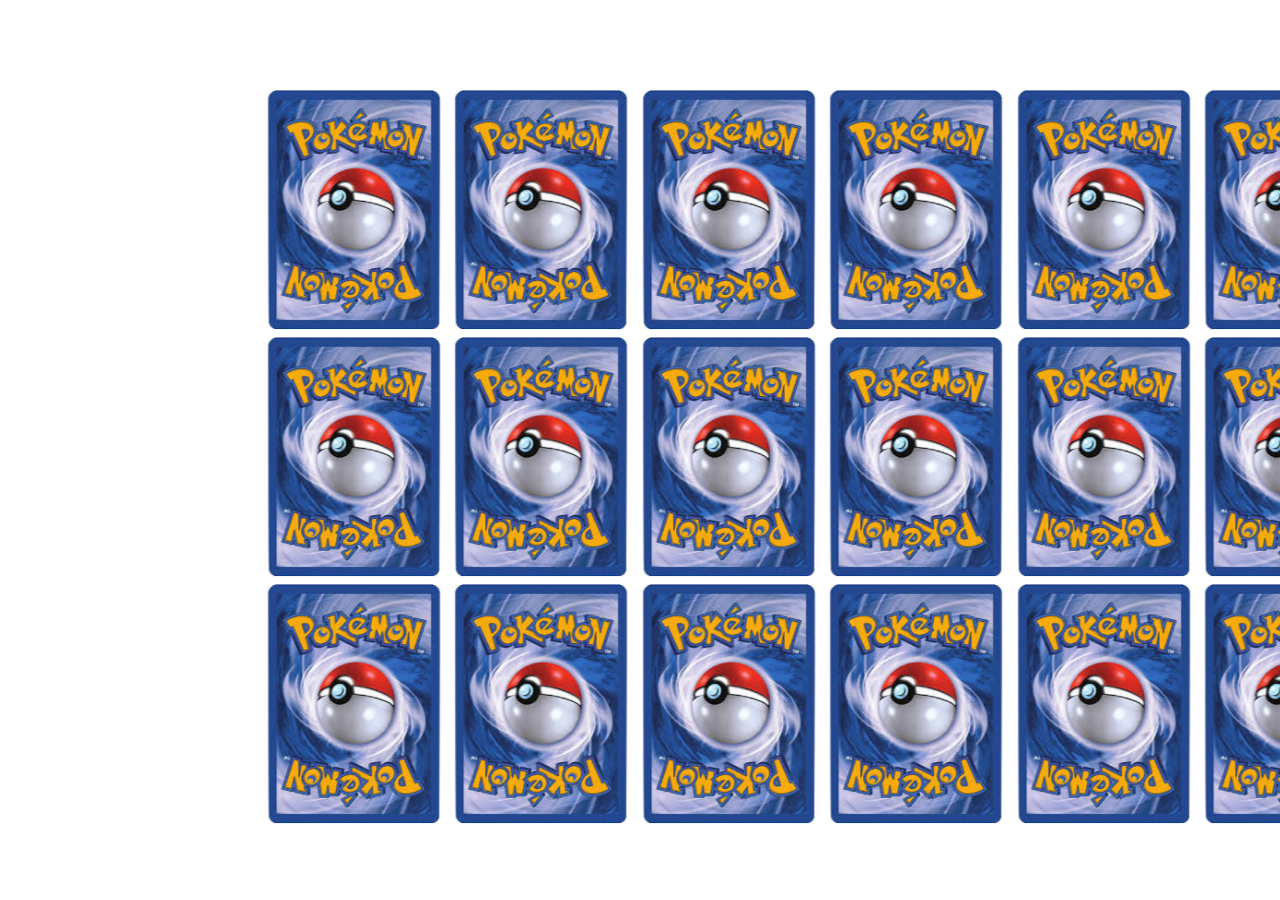
<file: cardgame/index.html>
<!DOCTYPE html>
<html lang="en">
<head>
    <meta charset="UTF-8">
    <meta name="viewport" content="width=device-width, initial-scale=1.0">
    <title>Memory Game</title>
    <style>        
        main {            
            margin-top: 10vh;
            padding: 0 20vw;            
            display: grid;
            grid-template-columns: repeat(6,1fr);
            grid-gap: 1%;            
        }
        main .card {
            width: 180px; height: 240px;            
            position: relative;
        }
        main .card .front {
            width: 100%;
            height: 100%;            
            position: absolute; top: 0; left: 0;
            transition: all 1s;
            transform: rotateY(-180deg);
        }
        main .card .back {
            width: 100%;
            height: 100%;            
            position: absolute; top: 0; left: 0;
            z-index: 10;
            background: url(assets/img/cardback.jpg) no-repeat center;
            background-size: contain;
            backface-visibility: hidden;
            transition: all 1s;
            transform: rotateY(0deg);
        }

        main .card:hover .front {
            transform: rotateY(0deg);
        }
        main .card:hover .back {
            transform: rotateY(180deg);
        }

        [data-type="img1"] .front {
            background: url(assets/img/coil.jpg);
            background-size : cover;
        }
        [data-type="img2"] .front {
            background: url(assets/img/eve.jpg);
            background-size : cover;
        }
        [data-type="img3"] .front {
            background: url(assets/img/frog.jpg);
            background-size : cover;
        }
        [data-type="img4"] .front {
            background: url(assets/img/gas.jpg);
            background-size : cover;
        }
        [data-type="img5"] .front {
            background: url(assets/img/ghost.jpg);
            background-size : cover;
        }
        [data-type="img6"] .front {
            background: url(assets/img/turtle.jpg);
            background-size : cover;
        }
        [data-type="img7"] .front {
            background: url(assets/img/picachu.jpg);
            background-size : cover;
        }
        [data-type="img8"] .front {
            background: url(assets/img/pilee.jpg);
            background-size : cover;
        }
        [data-type="img9"] .front {
            background: url(assets/img/plant.jpg);
            background-size : cover;
        }
    
    </style>
</head>
<body>
    <main>
        <div class="card" data-type="img1" data-matched="false">
            <div class="front"></div>
            <div class="back"></div>
        </div>
        <div class="card" data-type="img2" data-matched="false">
            <div class="front"></div>
            <div class="back"></div>
        </div>
        <div class="card" data-type="img3" data-matched="false">
            <div class="front"></div>
            <div class="back"></div>
        </div>
        <div class="card" data-type="img4" data-matched="false">
            <div class="front"></div>
            <div class="back"></div>
        </div>
        <div class="card" data-type="img5" data-matched="false">
            <div class="front"></div>
            <div class="back"></div>
        </div>
        <div class="card" data-type="img6" data-matched="false">
            <div class="front"></div>
            <div class="back"></div>
        </div>
        <div class="card" data-type="img7" data-matched="false">
            <div class="front"></div>
            <div class="back"></div>
        </div>
        <div class="card" data-type="img8" data-matched="false">
            <div class="front"></div>
            <div class="back"></div>
        </div>
        <div class="card" data-type="img9" data-matched="false">
            <div class="front"></div>
            <div class="back"></div>
        </div>

        <div class="card" data-type="img1" data-matched="false">
            <div class="front"></div>
            <div class="back"></div>
        </div>
        <div class="card" data-type="img2" data-matched="false">
            <div class="front"></div>
            <div class="back"></div>
        </div>
        <div class="card" data-type="img3" data-matched="false">
            <div class="front"></div>
            <div class="back"></div>
        </div>
        <div class="card" data-type="img4" data-matched="false">
            <div class="front"></div>
            <div class="back"></div>
        </div>
        <div class="card" data-type="img5" data-matched="false">
            <div class="front"></div>
            <div class="back"></div>
        </div>
        <div class="card" data-type="img6" data-matched="false">
            <div class="front"></div>
            <div class="back"></div>
        </div>
        <div class="card" data-type="img7" data-matched="false">
            <div class="front"></div>
            <div class="back"></div>
        </div>
        <div class="card" data-type="img8" data-matched="false">
            <div class="front"></div>
            <div class="back"></div>
        </div>
        <div class="card" data-type="img9" data-matched="false">
            <div class="front"></div>
            <div class="back"></div>
        </div>        
    </main>
    <script src="assets/js/jquery-1.12.4.min.js"></script>    
    <script>
        $(".card").click(function(){
            $(this).find(".front").css({transform:"rotateY(0deg)"})
            $(this).find(".back").css({transform:"rotateY(180deg)"})
        })
    </script>
</body>
</html>
</file>
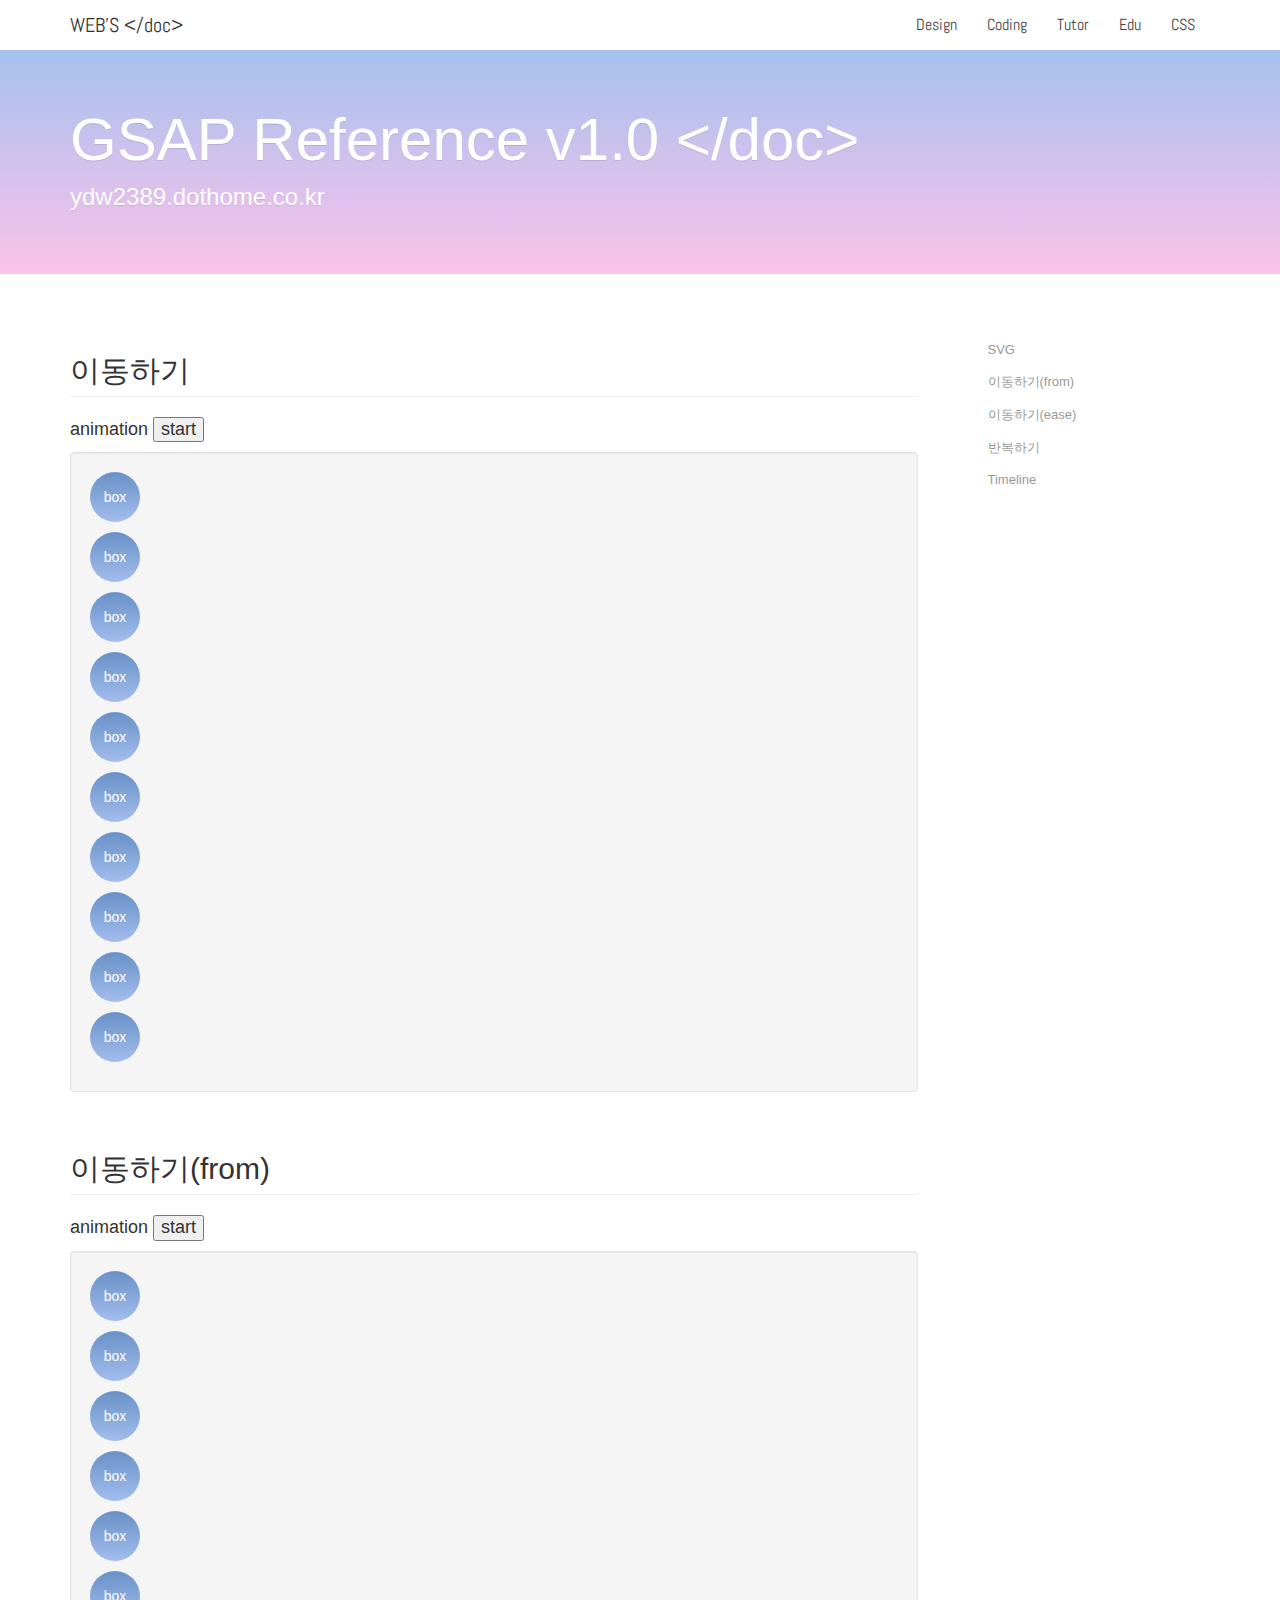
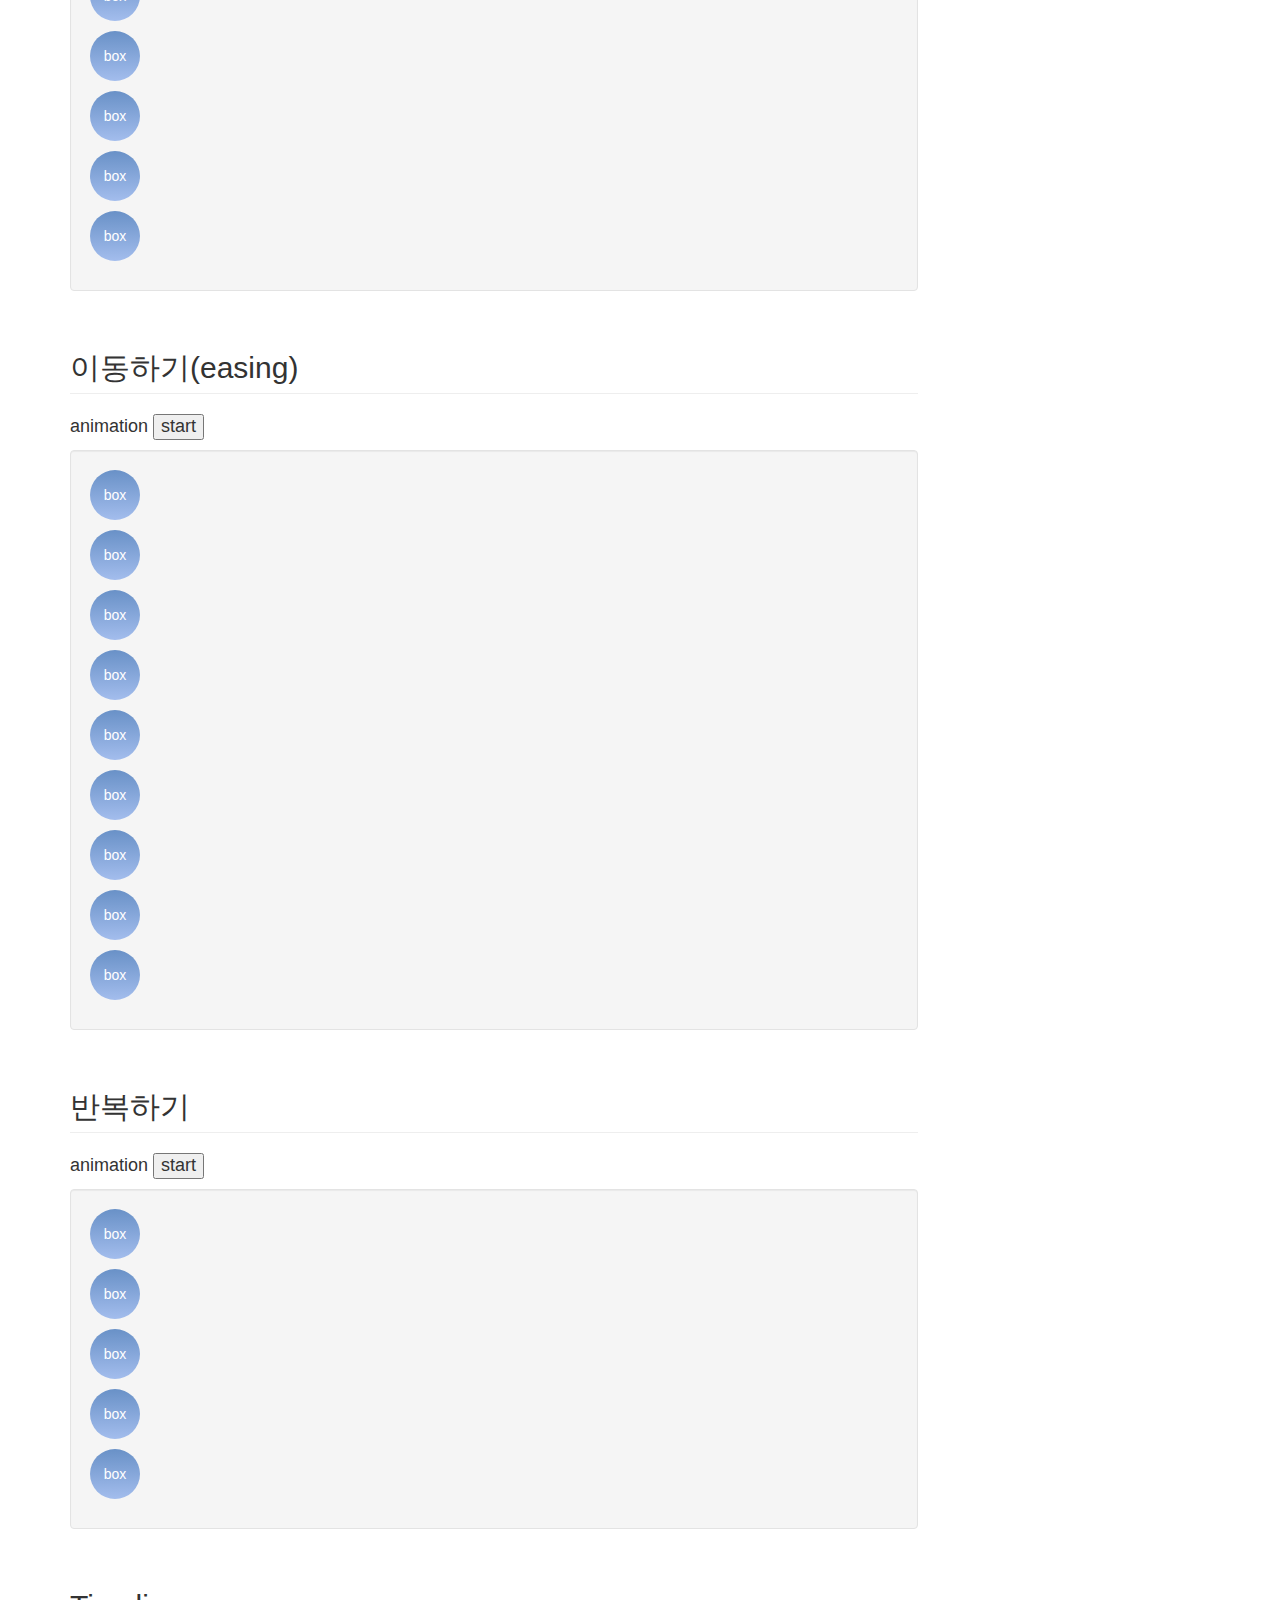
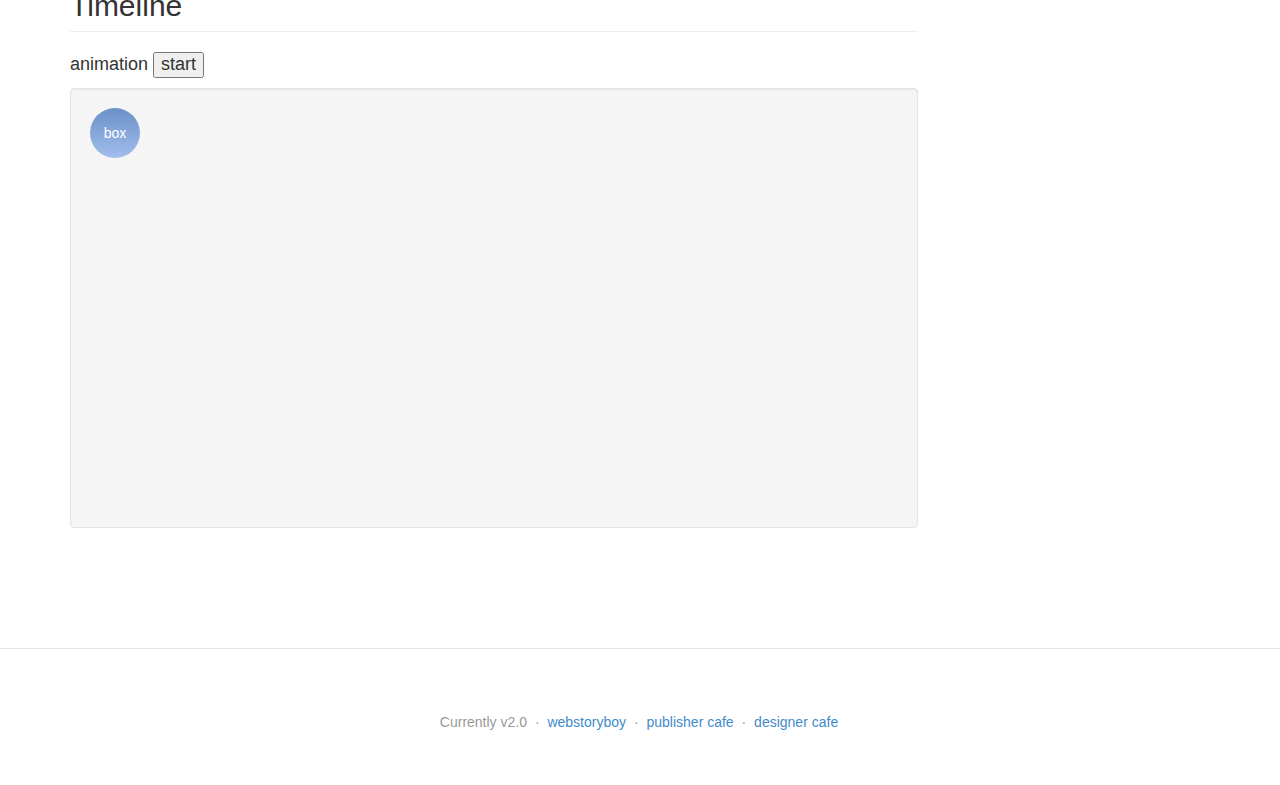
<file: gsap/index.html>
<!DOCTYPE html>
<html lang="ko">

<head>
    <meta charset="UTF-8">
    <meta name="viewport" content="width=device-width, initial-scale=1">
    <meta name="author" content="yudongwon">
    <meta name="description" content="웹 퍼블리셔를 위한 정보 공유 사이트입니다.">
    <meta name="keywords" content="웹스토리보이, 웹 퍼블리셔, 웹 표준, 웹 접근성, 화려한 디자인, webstoryboy, publisher, css3, html, markup, design, Webstoryboy">
    <title>유동원 | Yu_DW | jquery</title>

    <!-- Bootstrap core CSS -->
    <link href="../assets/css/bootstrap.css" rel="stylesheet">
    <link href="../assets/css/docs.min.css" rel="stylesheet">
    <link href="../assets/css/prism.css" rel="stylesheet">

    <!-- 파비콘 -->
    <link rel="shortcut icon" href="../../assets/ico/favicon.ico">
    <link rel="apple-touch-icon-precomposed" href="../../assets/ico/favicon_114.png">
    <link rel="icon" href="../../assets/ico/icon.png">
    <link rel="icon" href="../../assets/ico/favicon_57.png" sizes="16x16">
    <link rel="icon" href="../../assets/ico/favicon_72.png" sizes="32x32">
    <link rel="icon" href="../../assets/ico/favicon_114.png" sizes="48x48">
    <link rel="icon" href="../../assets/ico/favicon_114.png" sizes="64x64">
    <link rel="icon" href="../../assets/ico/favicon_114.png" sizes="128x128">

    <!-- Facebook meta tags -->
    <meta property="og:type" content="article" />
    <meta property="og:title" content="웹스토리보이" />
    <meta property="og:url" content="https://webstoryboy.co.kr/" />
    <meta property="og:image" content="http://richclub8.dothome.co.kr/../assets/ico/icon.png" />
    <meta property="og:site_name" content="웹스토리보이" />
    <meta property="og:description" content="웹과 관련된 정보를 제공합니다." />

    <!-- twitter meta tags -->
    <meta name="twitter:card" content="summary_large_image" />
    <meta name="twitter:site" content="@webstoryboy" />
    <meta name="twitter:title" content="웹스토리보이" />
    <meta name="twitter:description" content="웹과 관련된 정보를 제공합니다." />
    <meta property="twitter:image" content="http://richclub8.dothome.co.kr/../assets/ico/icon.png" />

    <!-- 웹 폰트 -->
    <link href="https://fonts.googleapis.com/css?family=Nanum+Gothic" rel="stylesheet">
    <link href="https://fonts.googleapis.com/css?family=Nanum+Brush+Script" rel="stylesheet">
    <link href="https://fonts.googleapis.com/css?family=Abel" rel="stylesheet">
    <link href="https://fonts.googleapis.com/css?family=Gaegu&display=swap" rel="stylesheet">
    <link href="https://fonts.googleapis.com/css?family=Fredoka+One&display=swap" rel="stylesheet">
    <link href="https://fonts.googleapis.com/css2?family=Lobster&display=swap" rel="stylesheet">

    <!-- HTML5 shim and Respond.js IE8 support of HTML5 elements and media queries -->
    <!--[if lt IE 9]>
      <script src="https://oss.maxcdn.com/libs/html5shiv/3.7.0/html5shiv.js"></script>
      <script src="https://oss.maxcdn.com/libs/respond.../../assets2/js/1.4.2/respond.min.js"></script>
   <![endif]-->
</head>

<body>
    <a class="sr-only" href="#content">Skip to main content</a>

    <header class="navbar navbar-inverse navbar-static-top bs-docs-nav" role="banner">
        <div class="container">
            <div class="navbar-header">
                <button class="navbar-toggle" type="button" data-toggle="collapse" data-target=".bs-navbar-collapse">
                    <span class="sr-only">Toggle navigation</span>
                    <span class="icon-bar"></span>
                    <span class="icon-bar"></span>
                    <span class="icon-bar"></span>
                </button>
                <a href="../index.html" class="navbar-brand">WEB'S &lt;/doc&gt;</a>
            </div>
            <nav class="collapse navbar-collapse bs-navbar-collapse pull-right" role="navigation">
                <ul class="nav navbar-nav">
                    <li><a href="https://wiss.tistory.com/">Design</a></li>
                    <li><a href="https://webzz.tistory.com/">Coding</a></li>
                    <li><a href="https://wtss.tistory.com/">Tutor</a></li>
                    <li><a href="https://wess.tistory.com/">Edu</a></li>
                    <li><a href="https://wsss.tistory.com/">CSS</a></li>
                </ul>
            </nav>
        </div>
    </header>

    <div class="bs-header bgs3" id="content">
        <div class="container">
            <h1>GSAP Reference v1.0 &lt;/doc&gt;</h1>
            <p><a href="http://ydw2389.dothome.co.kr" target="_blank">ydw2389.dothome.co.kr</a></p>
        </div>
    </div>

    <div class="container bs-docs-container">
        <div class="row">
            <div class="col-md-9" role="main"> 
                <style>                    
                    .circle {
                        width: 50px; height: 50px;                        
                        background-image: linear-gradient(to top, #a3bded 0%, #6991c7 100%);
                        border-radius: 50%;
                        margin-bottom: 10px;
                        position: relative;
                        color: white;
                        text-align: center;
                        line-height: 50px;
                    }
                </style>
                <!-- Intro1 -->        
                <div class="bs-docs-section">
                    <h2 id="intro1" class="page-header">이동하기</h2>
                    <h4>animation
                        <button class="btn1">start</button>                    
                    </h4>
                    <div class="well">
                        <div class="box box1">
                            <div class="circle circle1">box</div>
                            <div class="circle circle2">box</div>
                            <div class="circle circle3">box</div>
                            <div class="circle circle4">box</div>
                            <div class="circle circle5">box</div>
                            <div class="circle circle6">box</div>
                            <div class="circle circle7">box</div>
                            <div class="circle circle8">box</div>
                            <div class="circle circle9">box</div>
                            <div class="circle circle10">box</div>
                        </div>
                    </div>
                </div>
                <!-- //Intro1-->

                <!-- Intro2 -->        
                <div class="bs-docs-section">
                    <h2 id="intro2" class="page-header">이동하기(from)</h2>
                    <h4>animation
                        <button class="btn2">start</button>                    
                    </h4>
                    <div class="well">
                        <div class="box box2">
                            <div class="circle circle1">box</div>
                            <div class="circle circle2">box</div>
                            <div class="circle circle3">box</div>
                            <div class="circle circle4">box</div>
                            <div class="circle circle5">box</div>
                            <div class="circle circle6">box</div>
                            <div class="circle circle7">box</div>
                            <div class="circle circle8">box</div>
                            <div class="circle circle9">box</div>
                            <div class="circle circle10">box</div>
                        </div>
                    </div>
                </div>
                <!-- //Intro2-->

                <!-- Intro3 -->        
                 <div class="bs-docs-section">
                    <h2 id="intro3" class="page-header">이동하기(easing)</h2>
                    <h4>animation
                        <button class="btn3">start</button>                    
                    </h4>
                    <div class="well">
                        <div class="box box3">
                            <div class="circle circle1">box</div>
                            <div class="circle circle2">box</div>
                            <div class="circle circle3">box</div>
                            <div class="circle circle4">box</div>
                            <div class="circle circle5">box</div>
                            <div class="circle circle6">box</div>
                            <div class="circle circle7">box</div>
                            <div class="circle circle8">box</div>
                            <div class="circle circle9">box</div>                            
                        </div>
                    </div>
                </div>
                <!-- //Intro3-->

                <!-- Intro4 -->        
                 <div class="bs-docs-section">
                    <h2 id="intro4" class="page-header">반복하기</h2>
                    <h4>animation
                        <button class="btn4">start</button>                    
                    </h4>
                    <div class="well">
                        <div class="box box4">
                            <div class="circle circle1">box</div>
                            <div class="circle circle2">box</div>
                            <div class="circle circle3">box</div>
                            <div class="circle circle4">box</div>
                            <div class="circle circle5">box</div>                                                    
                        </div>
                    </div>
                </div>
                <!-- //Intro4-->

                <!-- Intro5 -->        
                <div class="bs-docs-section">
                    <h2 id="intro5" class="page-header">Timeline</h2>
                    <h4>animation
                        <button class="btn5">start</button>                    
                    </h4>
                    <div class="well">
                        <div class="box box5">
                            <div class="circle circle1">box</div>                                                                               
                        </div>
                    </div>
                </div>
                <!-- //Intro5-->


              
            </div>
            <!-- //col-md-9 -->


            <!-- //col-md-3 -->
            <div class="col-md-3">
                <div class="bs-sidebar hidden-print" role="complementary">
                    <ul class="nav bs-sidenav">
                        <li><a href="#intro1">SVG</a></li>
                        <li><a href="#intro2">이동하기(from)</a></li>
                        <li><a href="#intro3">이동하기(ease)</a></li>
                        <li><a href="#intro4">반복하기</a></li>
                        <li><a href="#intro5">Timeline</a></li>
                       
                    </ul>
                </div>
            </div>
            <!--//col-md-3 -->
        </div>
        <!-- //row -->
    </div>
    <!-- //container -->


    <!-- Footer -->
    <footer class="bs-footer" role="contentinfo">
        <div class="container">
            <ul class="footer-links muted">
                <li>Currently v2.0</li>
                <li>&middot;</li>
                <li><a href="https://webstoryboy.github.io/w9/html/">webstoryboy</a></li>
                <li>&middot;</li>
                <li><a href="http://cafe.naver.com/crossbrowsing" target="_blank">publisher cafe</a></li>
                <li>&middot;</li>
                <li><a href="http://cafe.daum.net/flairdesignlink" target="_blank">designer cafe</a></li>
            </ul>
        </div>
    </footer>
    <!-- //Footer -->


    <!-- Bootstrap core JavaScript -->
    <script src="../assets/js/jquery-1.9.1.min.js"></script>
    <script src="../assets/js/jquery-ui.min.js"></script>
    <script src="../assets/js/bootstrap.min.js"></script>
    <script src="../assets/js/docs.min.js"></script>
    <script src="../assets/js/prism.js"></script>
    <!-- <script src="https://cdnjs.cloudflare.com/ajax/libs/gsap/2.1.2/TweenMax.min.js"></script> -->
    <script src="https://cdnjs.cloudflare.com/ajax/libs/gsap/3.2.6/gsap.min.js"></script>
    
    <script>
        $(".btn1").click(function(){
            // $(".box1 > div").animate({left:"90%"},1000)
            gsap.to(".box1 .circle1", 1, {left:"90%"})
            gsap.to(".box1 .circle2", 1, {left:"90%", borderRadius: "0%"})
            gsap.to(".box1 .circle3", 1, {left:"90%", skewY:"800deg"})
            gsap.to(".box1 .circle4", 1, {left:"90%", rotationY:"300deg"})            
            gsap.to(".box1 .circle5", 1, {left:"90%", backgroundImage: "linear-gradient(to right, #434343 0%, black 100%)"})
            gsap.to(".box1 .circle6", 1, {left:"90%", scale:"3", rotationY:"300deg"})
            gsap.to(".box1 .circle7", 1, {left:"90%", scale:"3", rotation:"360deg"})
            gsap.to(".box1 .circle8", 1, {left:"90%", scale:"0.5"})
            gsap.to(".box1 .circle9", 1, {left:"90%", skew:"0.5"})
            gsap.to(".box1 .circle10", 1, {left:"90%", scale:"0.5"})
        })

        $(".btn2").click(function(){            
            gsap.from(".box2 .circle1", 1, {left:"90%"})
            gsap.from(".box2 .circle2", 1, {left:"90%", borderRadius: "0%"})
            gsap.from(".box2 .circle3", 1, {left:"90%", skewY:"800deg"})
            gsap.from(".box2 .circle4", 1, {left:"90%", rotationY:"300deg"})            
            gsap.from(".box2 .circle5", 1, {left:"90%", backgroundImage: "linear-gradient(to right, #434343 0%, black 100%)"})
            gsap.from(".box2 .circle6", 1, {left:"90%", scale:"3", rotationY:"300deg"})
            gsap.from(".box2 .circle7", 1, {left:"90%", scale:"3", rotation:"360deg"})
            gsap.from(".box2 .circle8", 1, {left:"90%", scale:"0.5"})
            gsap.from(".box2 .circle9", 1, {left:"90%", skew:"0.5"})
            gsap.from(".box2 .circle10", 1, {left:"90%", scale:"0.5"})
        })

        $(".btn3").click(function(){            
            gsap.to(".box3 .circle1", {duration: 2, left:"90%", rotation:"720deg", ease: "power1.out"})
            gsap.to(".box3 .circle2", {duration: 2, left:"90%", rotation:"720deg", ease: "power2.out"})
            gsap.to(".box3 .circle3", {duration: 2, left:"90%", rotation:"720deg", ease: "power3.out"})
            gsap.to(".box3 .circle4", {duration: 2, left:"90%", rotation:"720deg", ease: "power4.out"})            
            gsap.to(".box3 .circle5", {duration: 2, left:"90%", rotation:"720deg", ease: "back.out(1.7)"})
            gsap.to(".box3 .circle6", {duration: 2, left:"90%", rotation:"720deg", ease: "elastic.out(1, 0.3)"})
            gsap.to(".box3 .circle7", {duration: 2, left:"90%", rotation:"720deg", ease: "bounce.out"})            
            gsap.to(".box3 .circle8", {duration: 2, left:"90%", rotation:"720deg", ease: "slow(0.7, 0.7, false)"})
            gsap.to(".box3 .circle9",{duration: 2, left:"90%", rotation:"720deg", ease: "steps(12)"})
        })

        $(".btn4").click(function(){            
            gsap.to(".box4 .circle1", {duration: 1, repeat:1, yoyo:true, left: "90%", rotation: "360deg", ease:"power4.out"})
            gsap.to(".box4 .circle2", {duration: 1, repeat:2, yoyo:true, left: "90%", rotation: "360deg", ease:"power4.out"})
            gsap.to(".box4 .circle3", {duration: 1, repeat:3, yoyo:true, left: "90%", rotation: "360deg", ease:"power4.out"})
            gsap.to(".box4 .circle4", {duration: 1, repeat:4, yoyo:true, left: "90%", rotation: "360deg", ease:"power4.out"})
            gsap.to(".box4 .circle5", {duration: 1, repeat:-1, yoyo:true, left: "90%", rotation: "360deg", ease:"power4.out"})
        })
        // 타임라인 3번만 움직이기
        $(".box5").css("height","400px")
        $(".btn5").click(function(){            
            let tl = new TimelineMax({repeat : 2 , repeatDelay : 0 });
            tl.to(".box5 .circle1", {duration:1, left:"90%", ease:"power2.out", scale:"1"})
              .to(".box5 .circle1", {duration:1, top:"90%", ease:"power2.out",scale:"1.5"})
              .to(".box5 .circle1", {duration:1, left:"0", ease:"power2.out", scale:"0.5"})
              .to(".box5 .circle1", {duration:1, top:"0", ease:"power2.out", scale:"1"})
        })
    </script>
</body>

</html>
</file>
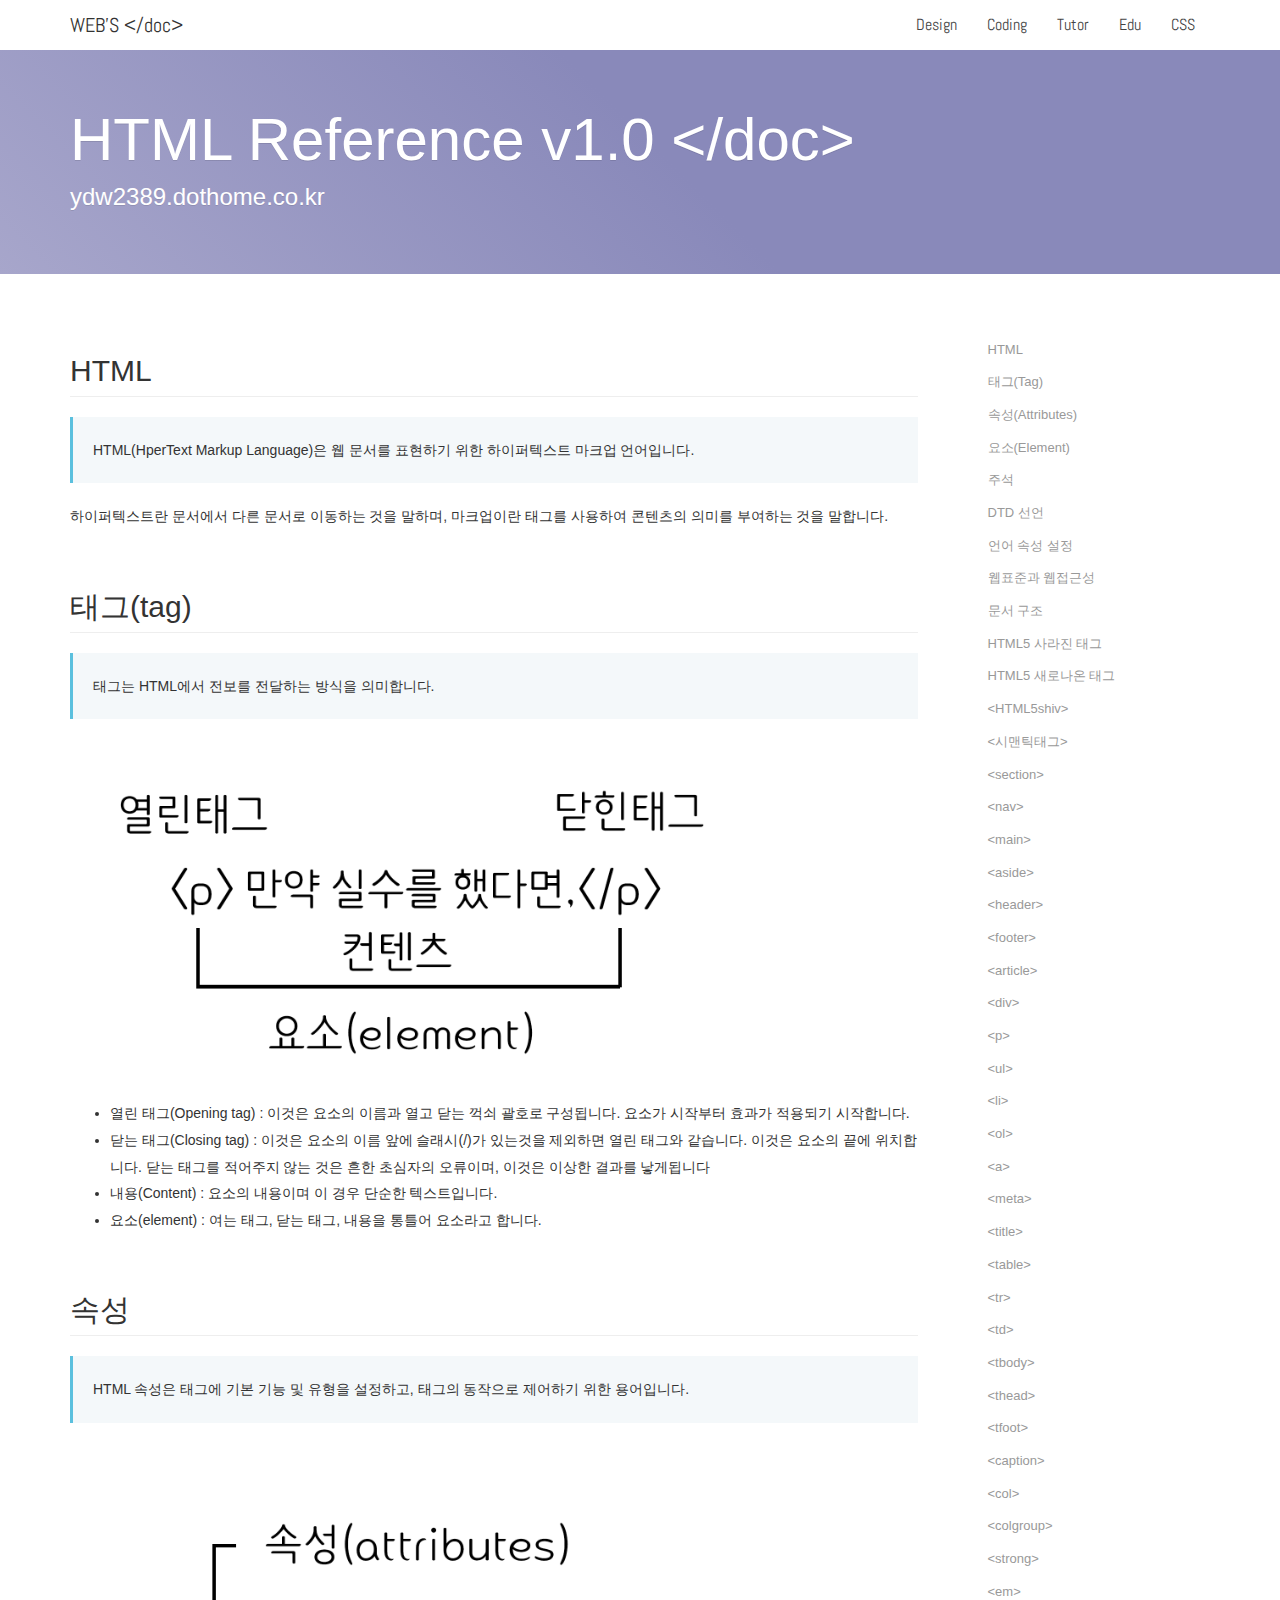
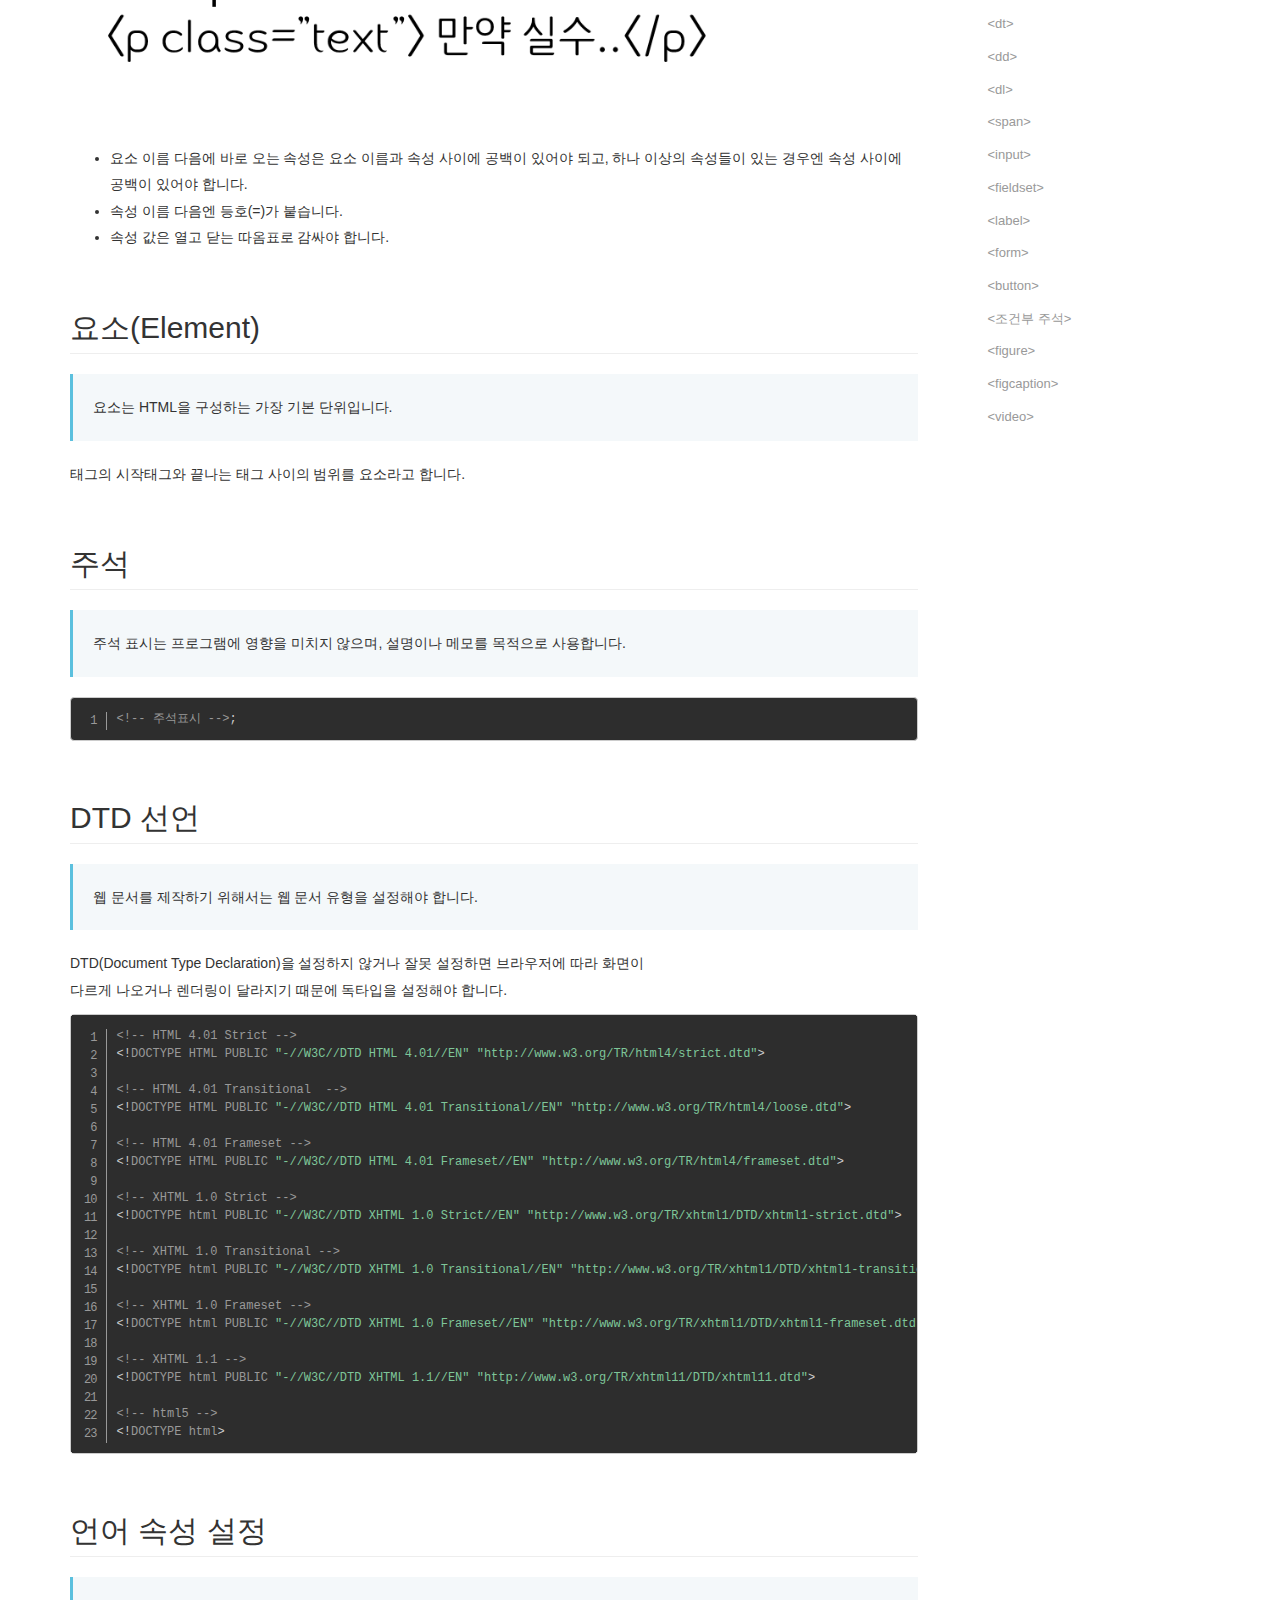
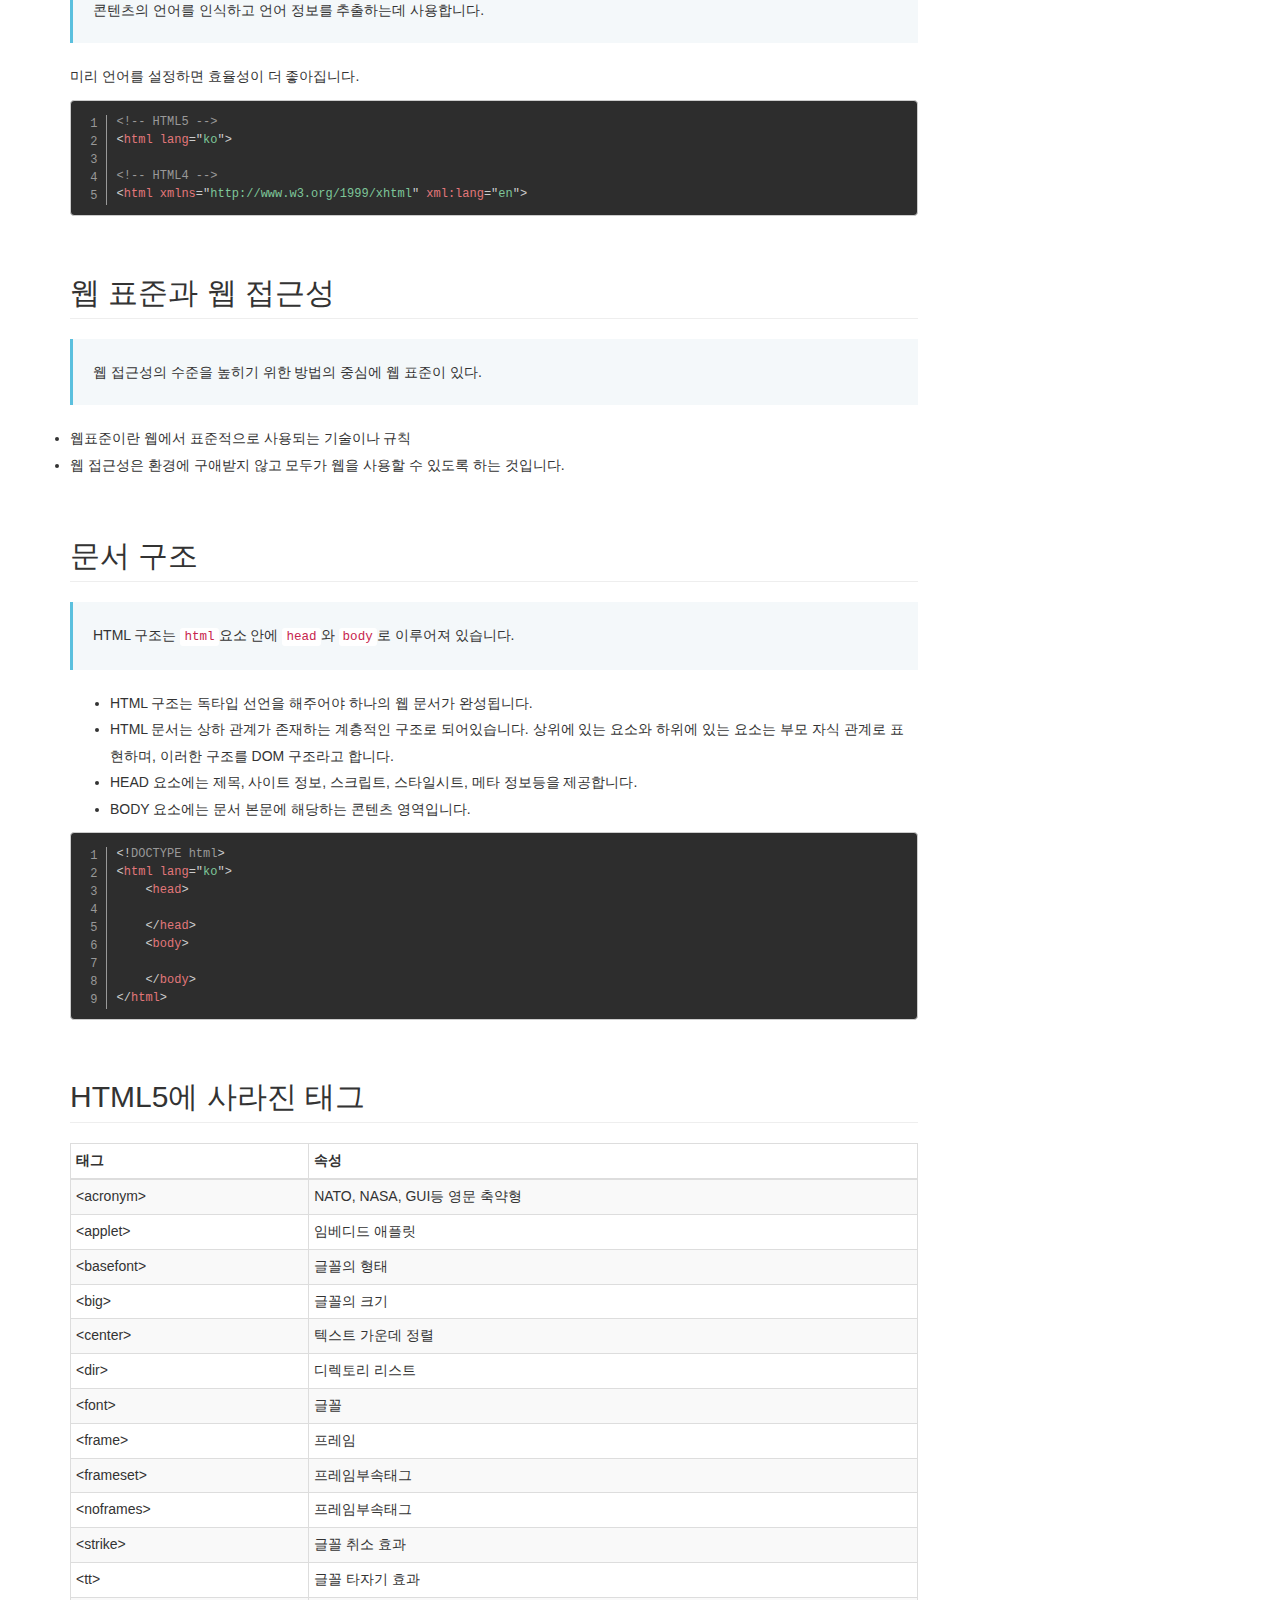
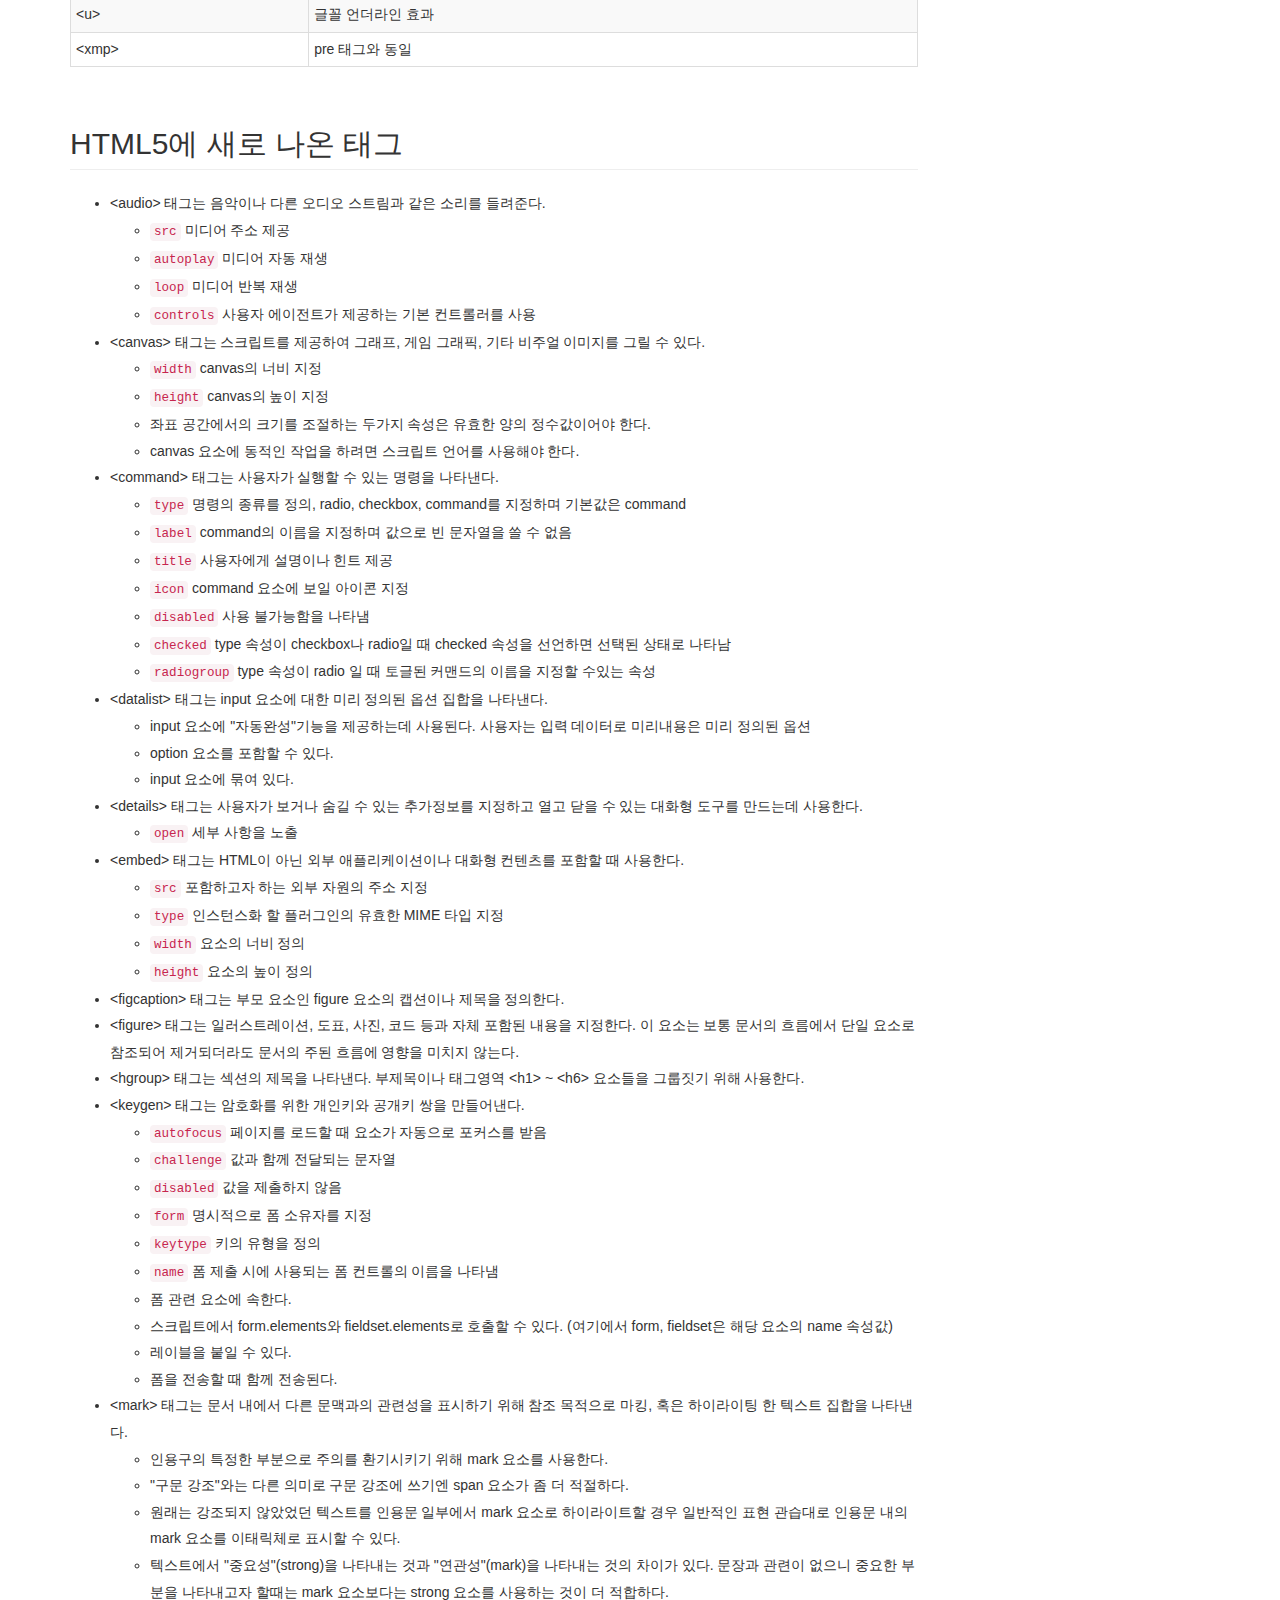
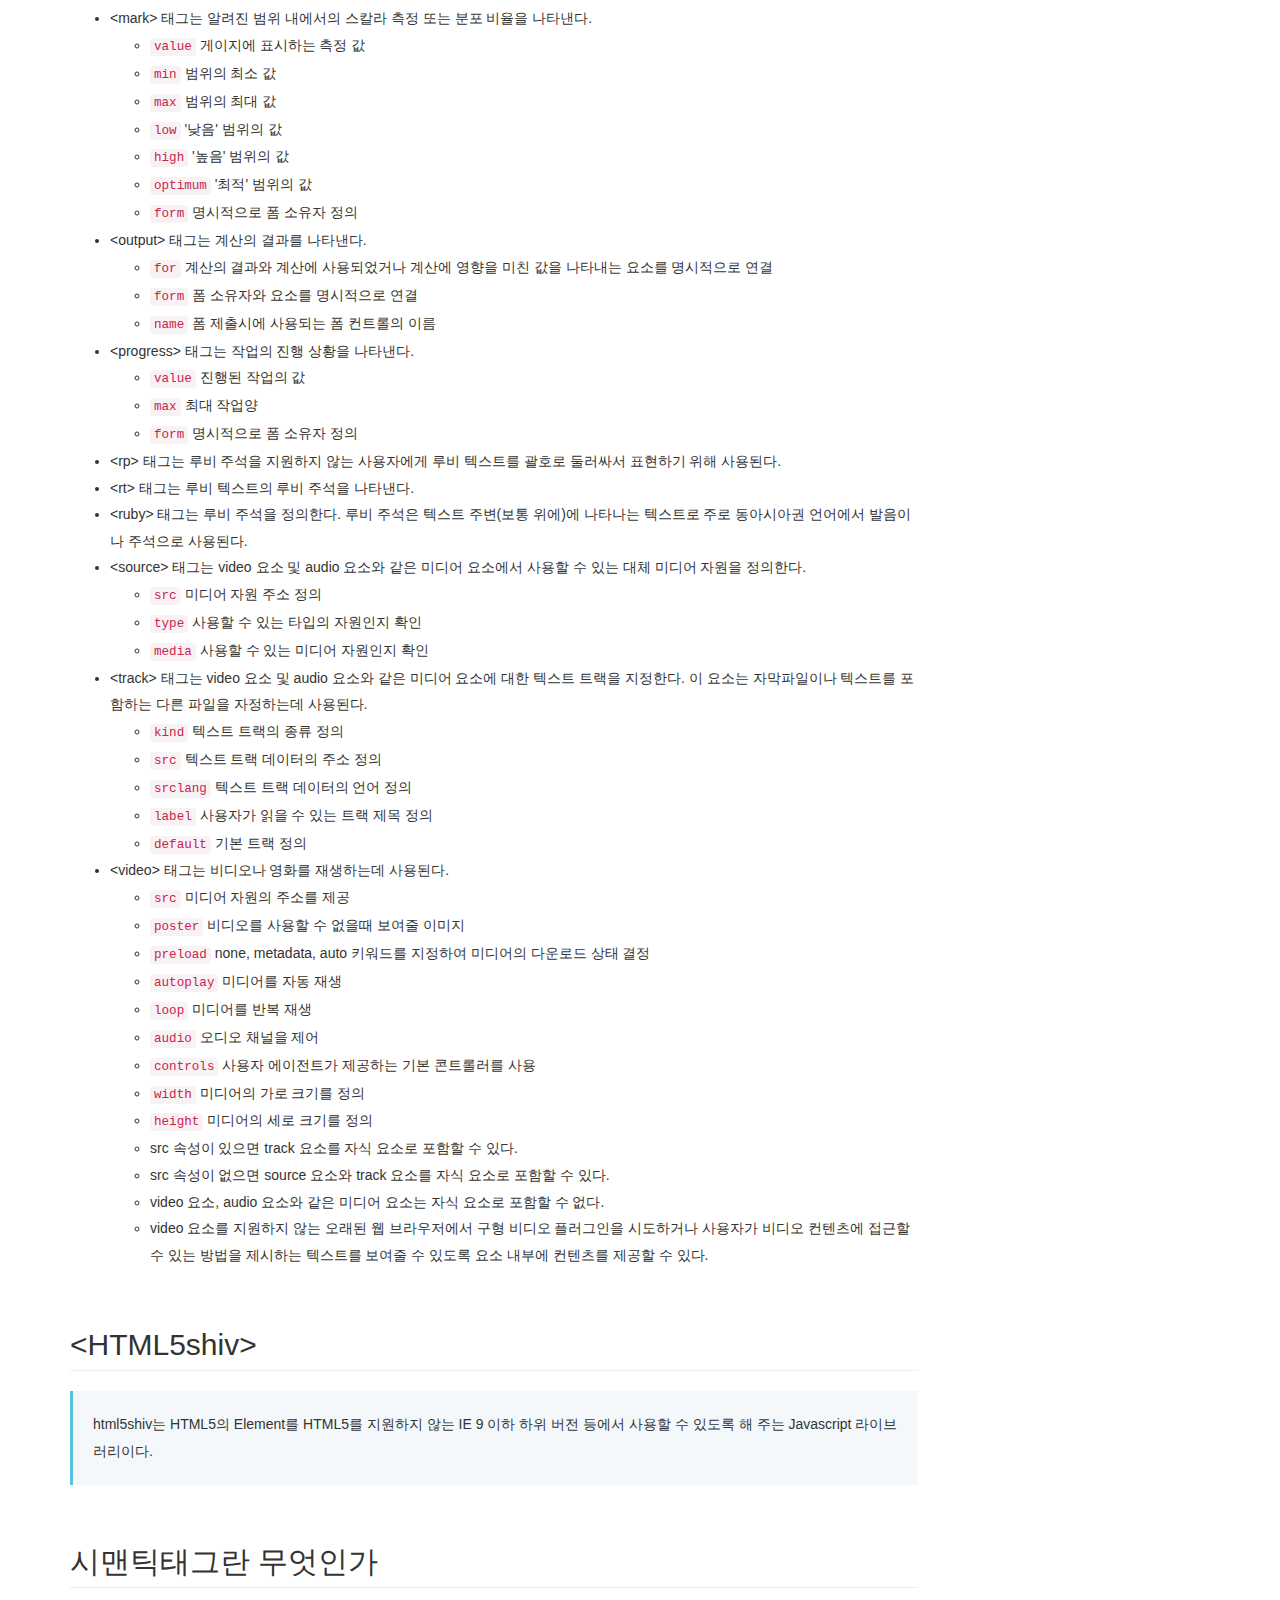
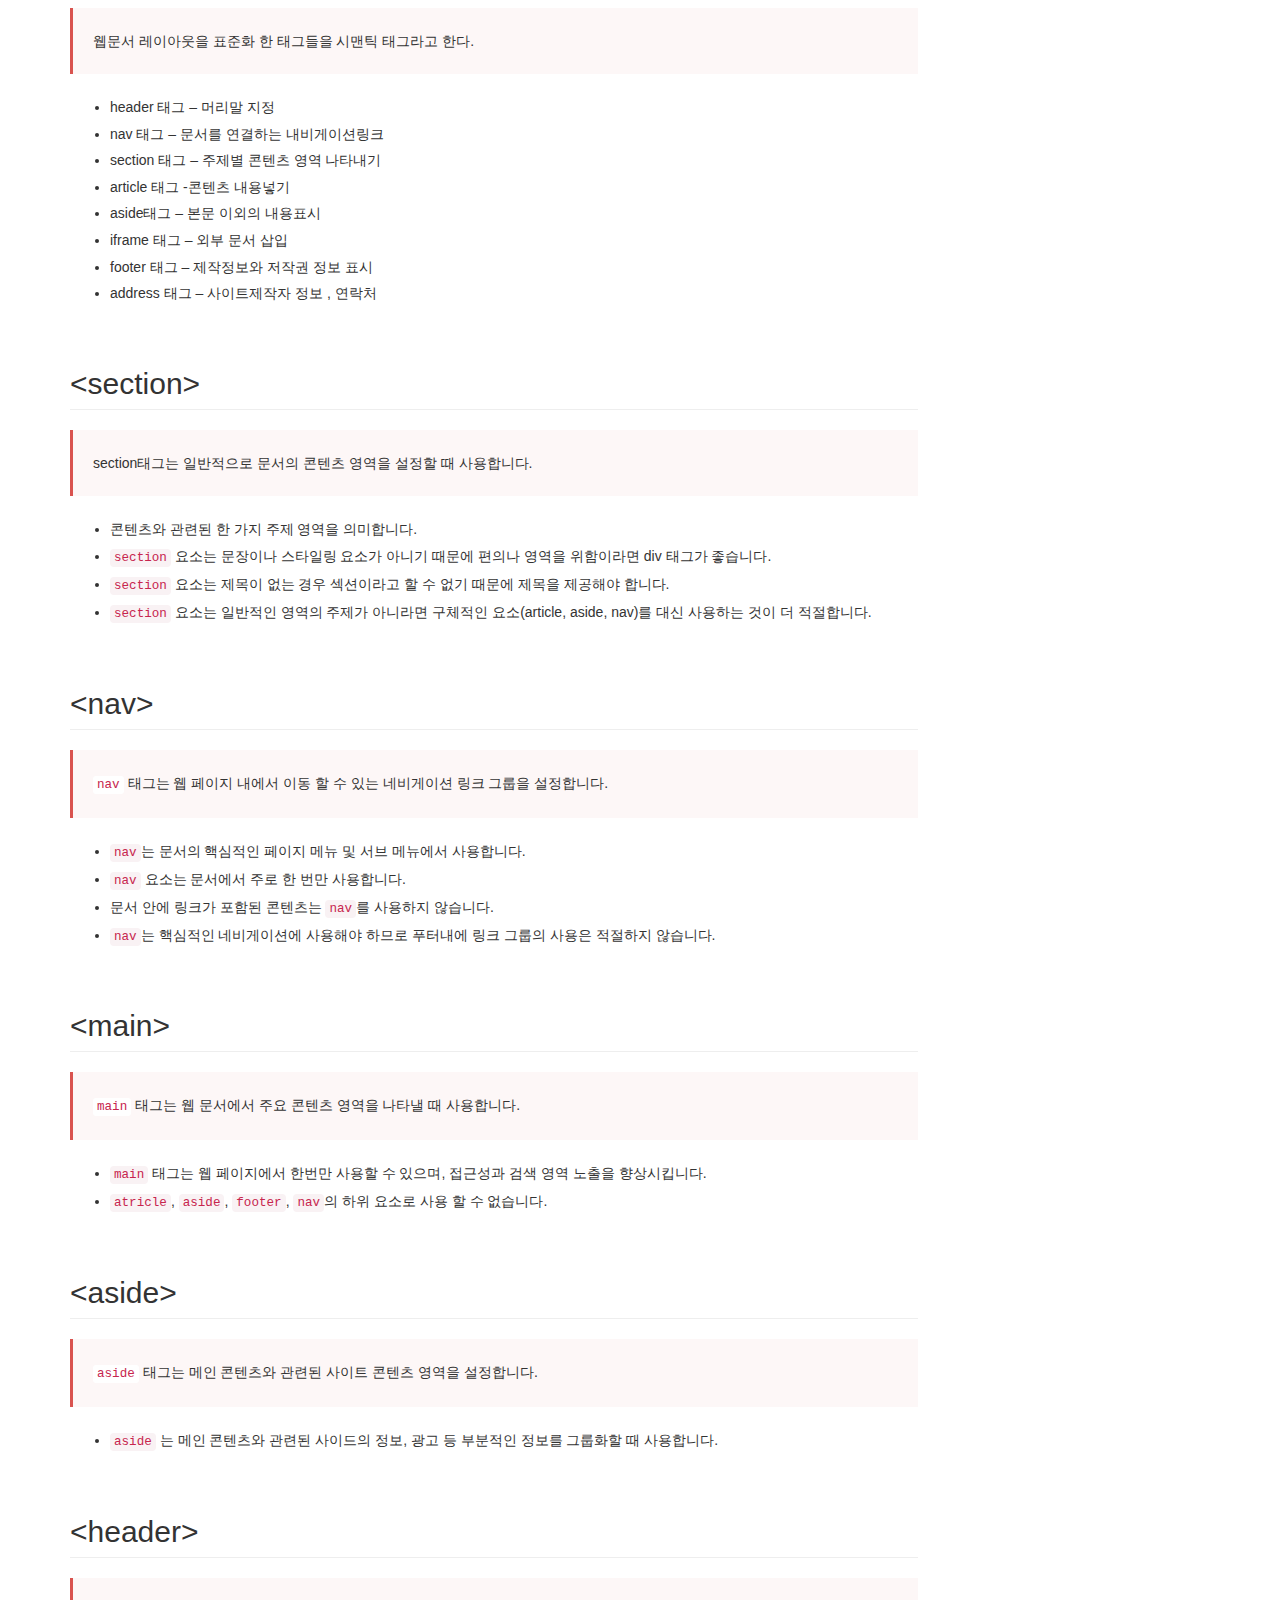
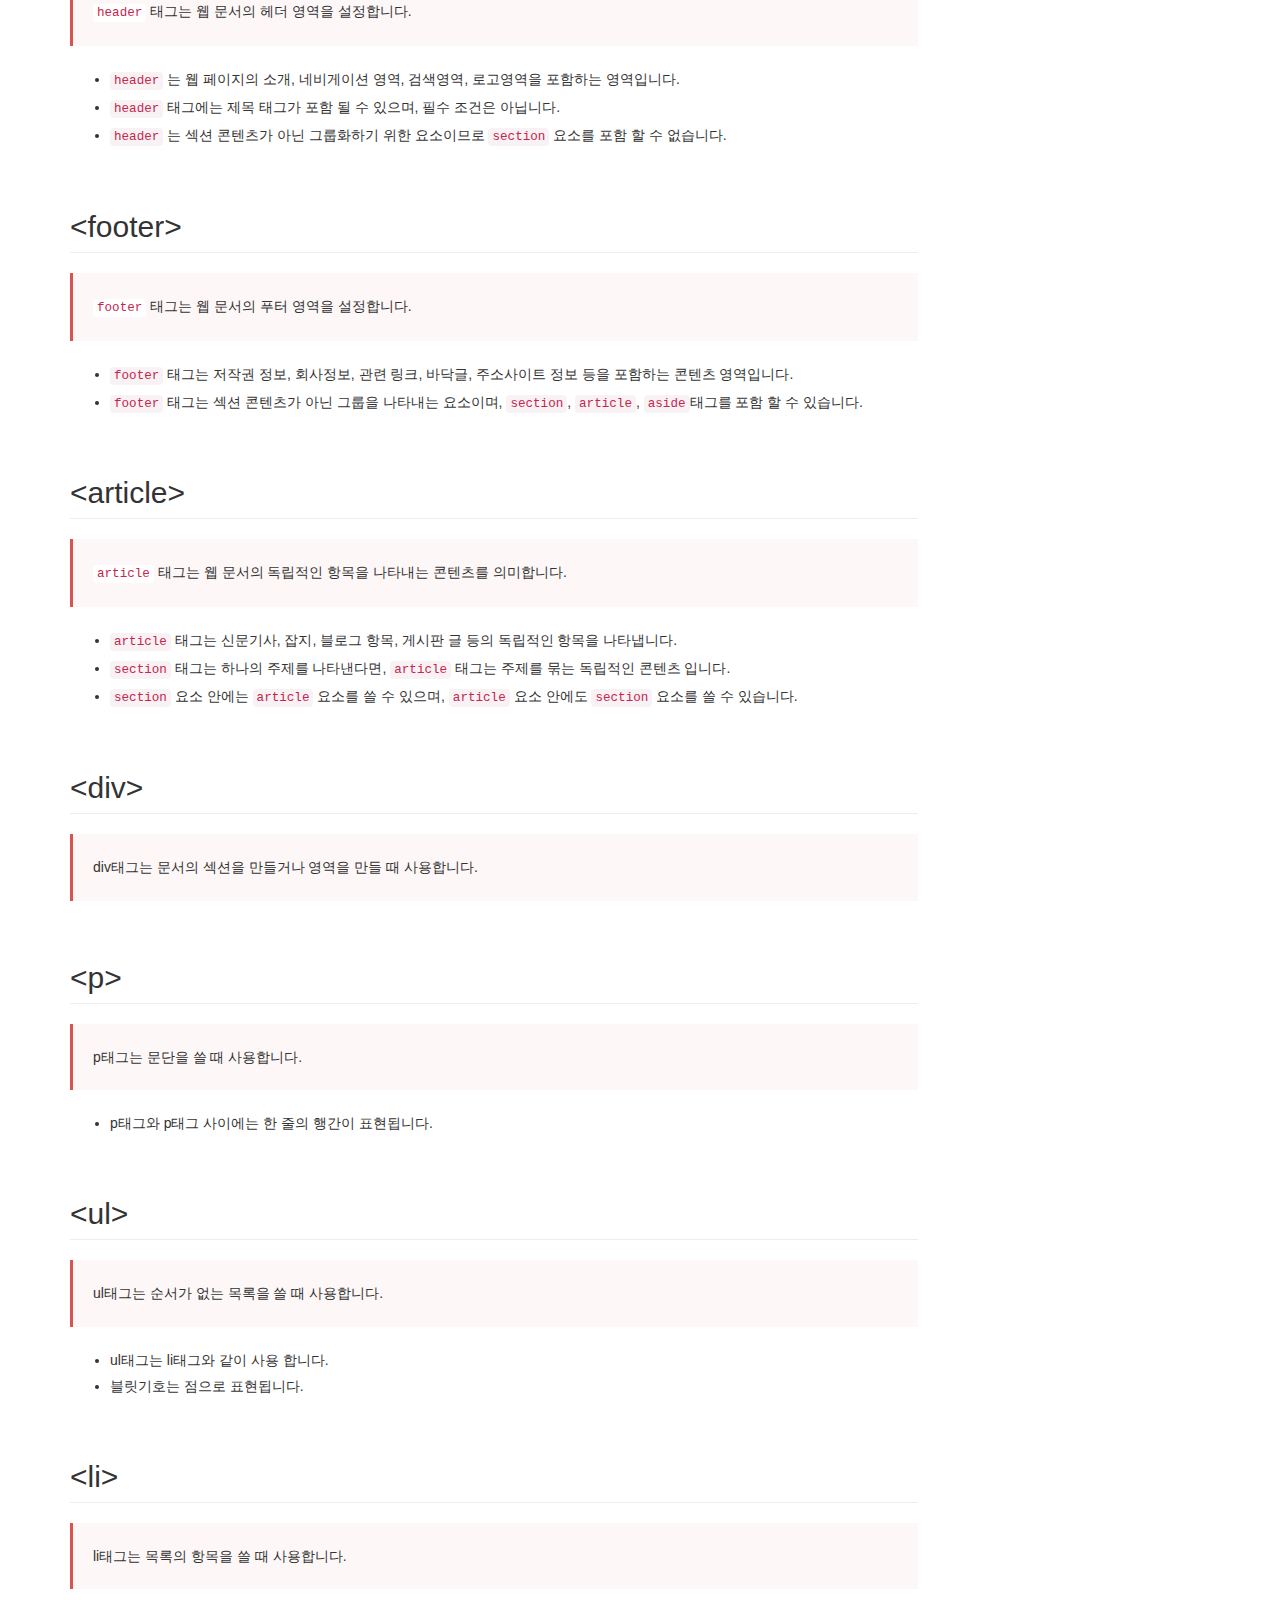
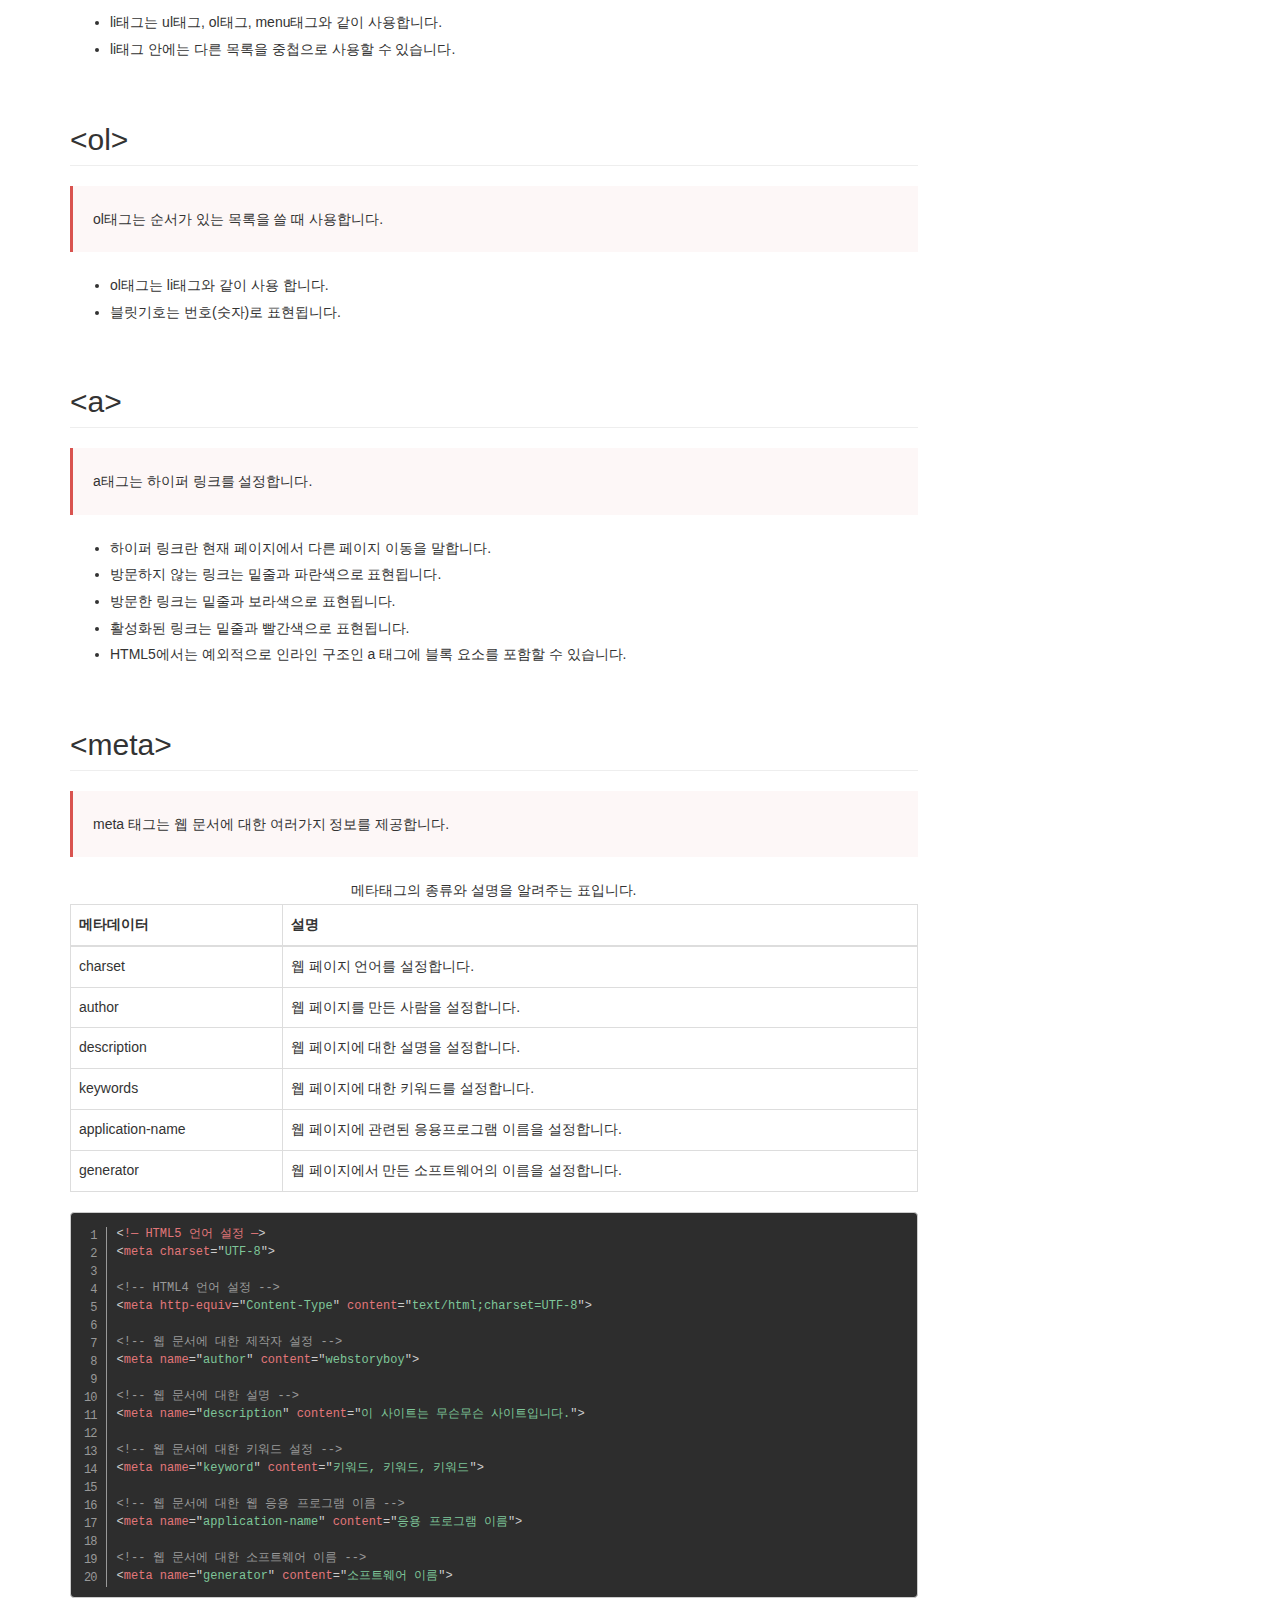
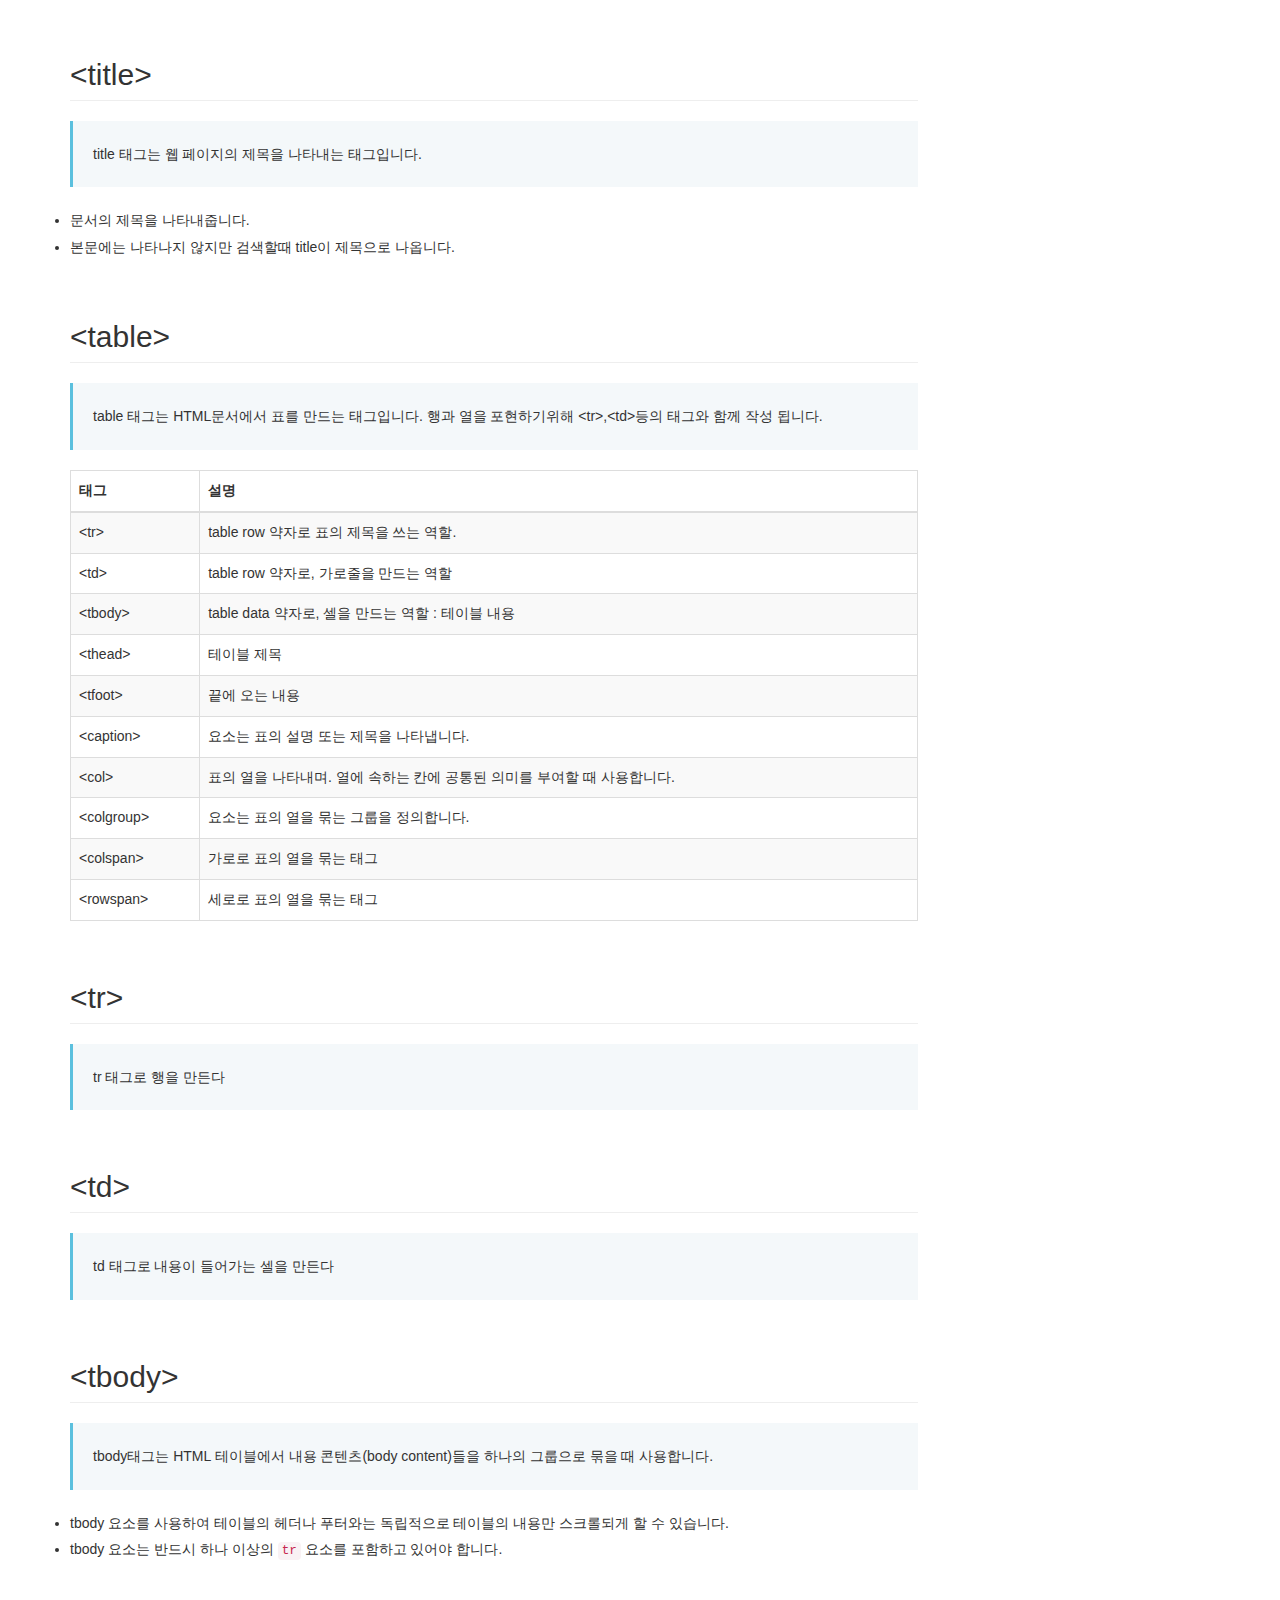
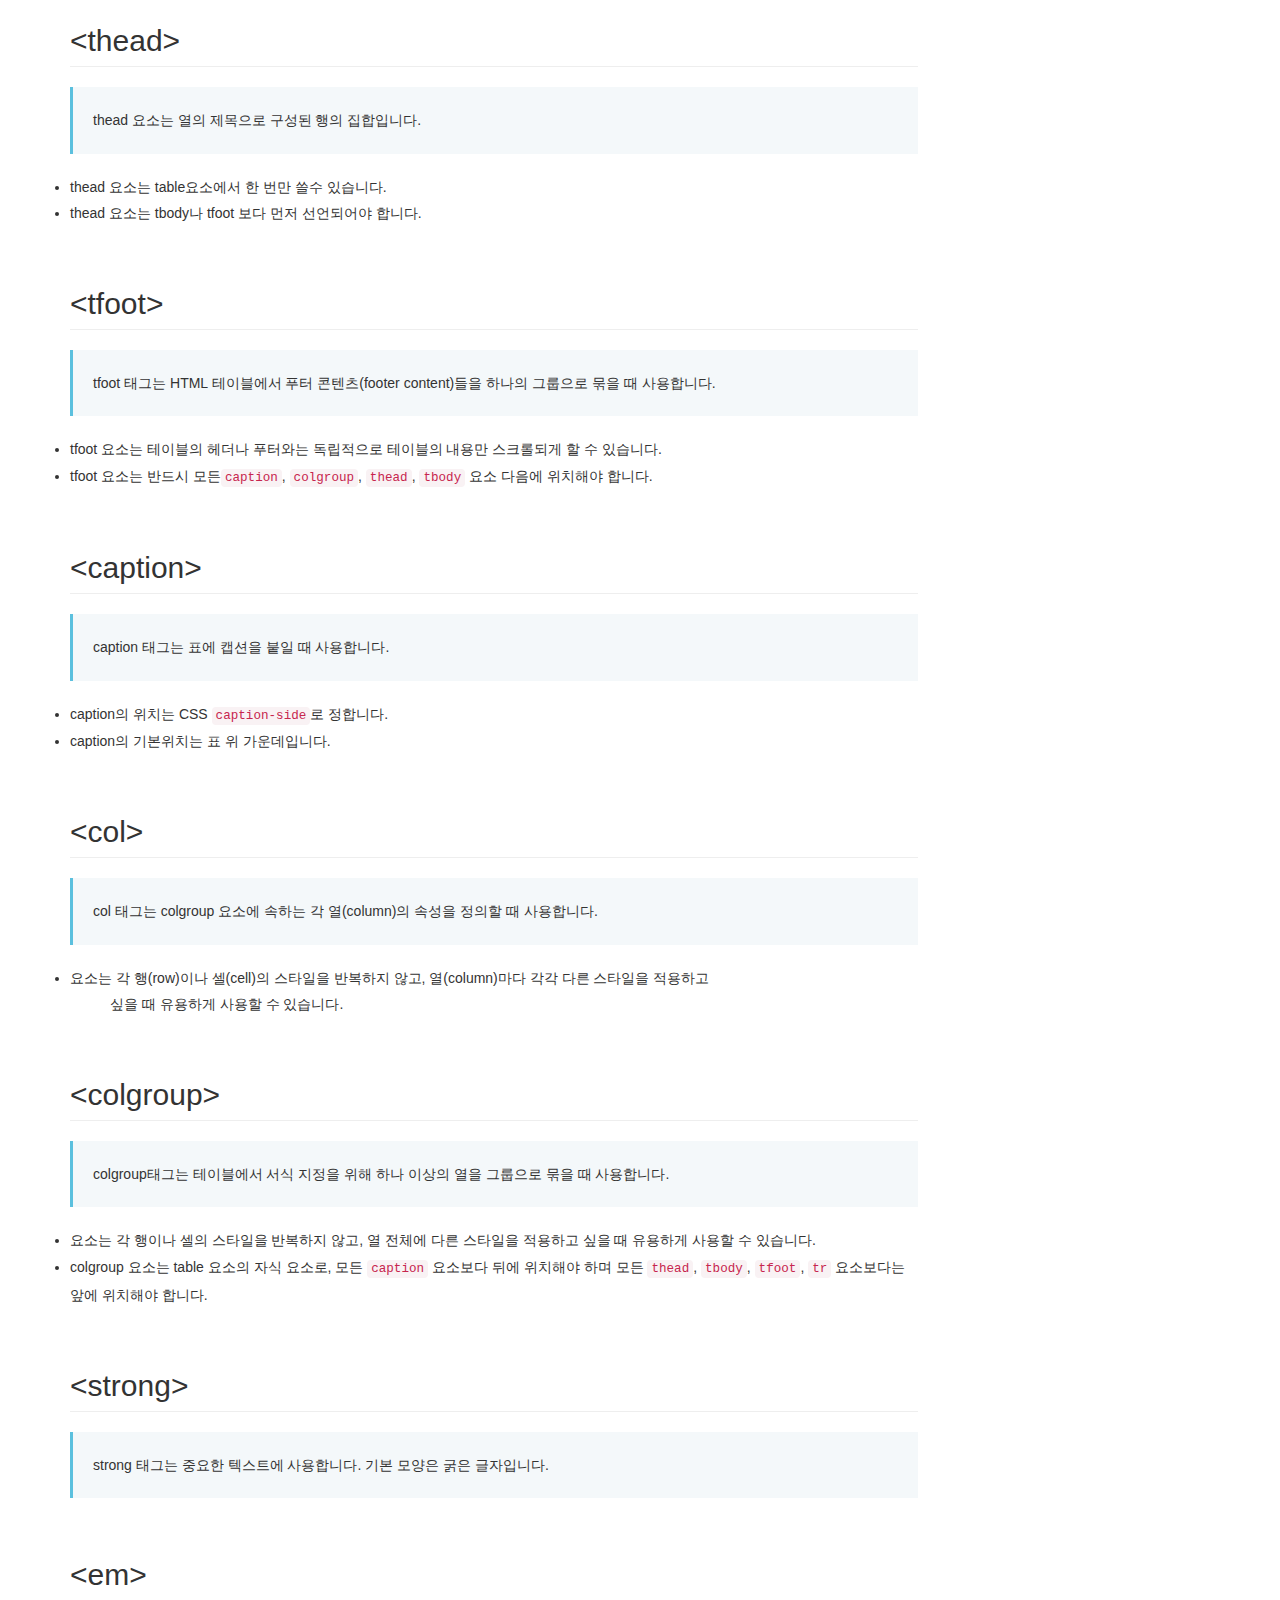
<file: html/index.html>
<!DOCTYPE html>
<html lang="ko">

<head>
    <meta charset="UTF-8">
    <meta name="viewport" content="width=device-width, initial-scale=1">
    <meta name="author" content="YuDW">
    <meta name="description" content="퍼블리셔일기">
    <meta name="keywords" content="웹스토리보이, 웹 퍼블리셔, 웹 표준, 웹 접근성, 화려한 디자인, webstoryboy, publisher, css3, html, markup, design, Webstoryboy">
    <title>YuDW | 퍼블리셔일기 | HTML</title>

    <!-- Bootstrap core CSS -->
    <link href="../assets/css/bootstrap.css" rel="stylesheet">
    <link href="../assets/css/docs.min.css" rel="stylesheet">
    <link href="../assets/css/prism.css" rel="stylesheet">

    <!-- 파비콘 -->
    <link rel="shortcut icon" href="../assets/ico/favicon.ico">
    <link rel="apple-touch-icon-precomposed" href="../assets/ico/favicon_114.png">
    <link rel="icon" href="../assets/ico/icon.png">
    <link rel="icon" href="../assets/ico/favicon_57.png" sizes="16x16">
    <link rel="icon" href="../assets/ico/favicon_72.png" sizes="32x32">
    <link rel="icon" href="../assets/ico/favicon_114.png" sizes="48x48">
    <link rel="icon" href="../assets/ico/favicon_114.png" sizes="64x64">
    <link rel="icon" href="../assets/ico/favicon_114.png" sizes="128x128">

    <!-- Facebook meta tags -->
    <meta property="og:type" content="article" />
    <meta property="og:title" content="웹스토리보이" />
    <meta property="og:url" content="https://webstoryboy.co.kr/" />
    <meta property="og:image" content="http://richclub8.dothome.co.kr/assets/ico/icon.png" />
    <meta property="og:site_name" content="웹스토리보이" />
    <meta property="og:description" content="웹과 관련된 정보를 제공합니다." />

    <!-- twitter meta tags -->
    <meta name="twitter:card" content="summary_large_image" />
    <meta name="twitter:site" content="@webstoryboy" />
    <meta name="twitter:title" content="웹스토리보이" />
    <meta name="twitter:description" content="웹과 관련된 정보를 제공합니다." />
    <meta property="twitter:image" content="http://richclub8.dothome.co.kr/assets/ico/icon.png" />

    <!-- 웹 폰트 -->
    <link href="https://fonts.googleapis.com/css?family=Nanum+Gothic" rel="stylesheet">
    <link href="https://fonts.googleapis.com/css?family=Nanum+Brush+Script" rel="stylesheet">
    <link href="https://fonts.googleapis.com/css?family=Abel" rel="stylesheet">
    <link href="https://fonts.googleapis.com/css?family=Gaegu&display=swap" rel="stylesheet">
    <link href="https://fonts.googleapis.com/css?family=Fredoka+One&display=swap" rel="stylesheet">

    <!-- HTML5 shim and Respond.js IE8 support of HTML5 elements and media queries -->
    <!--[if lt IE 9]>
		<script src="https://oss.maxcdn.com/libs/html5shiv/3.7.0/html5shiv.js"></script>
		<script src="https://oss.maxcdn.com/libs/respond.../assets2/js/1.4.2/respond.min.js"></script>
	<![endif]-->
</head>

<body>
    <a class="sr-only" href="#content">Skip to main content</a>

    <header class="navbar navbar-inverse navbar-static-top bs-docs-nav" role="banner">
        <div class="container">
            <div class="navbar-header">
                <button class="navbar-toggle" type="button" data-toggle="collapse" data-target=".bs-navbar-collapse">
                    <span class="sr-only">Toggle navigation</span>
                    <span class="icon-bar"></span>
                    <span class="icon-bar"></span>
                    <span class="icon-bar"></span>
                </button>
                <a href="../index.html" class="navbar-brand">WEB'S &lt;/doc&gt;</a>
            </div>
            <nav class="collapse navbar-collapse bs-navbar-collapse pull-right" role="navigation">
                <ul class="nav navbar-nav">
                    <li><a href="https://wiss.tistory.com/">Design</a></li>
                    <li><a href="https://webzz.tistory.com/">Coding</a></li>
                    <li><a href="https://wtss.tistory.com/">Tutor</a></li>
                    <li><a href="https://wess.tistory.com/">Edu</a></li>
                    <li><a href="https://wsss.tistory.com/">CSS</a></li>
                </ul>
            </nav>
        </div>
    </header>

    <div class="bs-header bgs1" id="content">
        <div class="container">
            <h1>HTML Reference v1.0 &lt;/doc&gt;</h1>
            <p><a href="http://ydw2389.dothome.co.kr" target="_blank">ydw2389.dothome.co.kr</a></p>
        </div>
    </div>

    <div class="container bs-docs-container">
        <div class="row">

            <div class="col-md-9" role="main">
                <!-- Intro1 -->
                <div class="bs-docs-section">
                    <h2 id="intro1" class="page-header">HTML</h2>
                    <p class="bs-callout bs-callout-info">HTML(HperText Markup Language)은 웹 문서를 표현하기 위한 하이퍼텍스트 마크업 언어입니다.</p>
                    <p>하이퍼텍스트란 문서에서 다른 문서로 이동하는 것을 말하며, 마크업이란 태그를 사용하여 콘텐츠의 의미를 부여하는 것을 말합니다.</p>
                </div>
                <!-- //Intro1 -->

                <!-- Intro2 -->
                <div class="bs-docs-section">
                    <h2 id="intro2" class="page-header">태그(tag)</h2>
                    <p class="bs-callout bs-callout-info">태그는 HTML에서 전보를 전달하는 방식을 의미합니다.</p>
                    <img src="img/tag.gif" style="width:80%">
                    <ul>
                        <li>열린 태그(Opening tag) : 이것은 요소의 이름과 열고 닫는 꺽쇠 괄호로 구성됩니다. 요소가 시작부터 효과가 적용되기 시작합니다.</li>
                        <li>닫는 태그(Closing tag) : 이것은 요소의 이름 앞에 슬래시(/)가 있는것을 제외하면 열린 태그와 같습니다. 이것은 요소의 끝에 위치합니다. 닫는 태그를 적어주지 않는 것은 흔한 초심자의 오류이며, 이것은 이상한 결과를 낳게됩니다</li>
                        <li>내용(Content) : 요소의 내용이며 이 경우 단순한 텍스트입니다.</li>
                        <li>요소(element) : 여는 태그, 닫는 태그, 내용을 통틀어 요소라고 합니다.</li>
                    </ul>
                </div>
                <!-- //Intro2 -->

                <!-- Intro3 -->
                <div class="bs-docs-section">
                    <h2 id="intro3" class="page-header">속성</h2>
                    <p class="bs-callout bs-callout-info">HTML 속성은 태그에 기본 기능 및 유형을 설정하고, 태그의 동작으로 제어하기 위한 용어입니다.</p>
                    <img src="img/att.gif" style="width:80%">
                    <ul>
                        <li>요소 이름 다음에 바로 오는 속성은 요소 이름과 속성 사이에 공백이 있어야 되고, 하나 이상의 속성들이 있는 경우엔 속성 사이에 공백이 있어야 합니다.</li>
                        <li>속성 이름 다음엔 등호(=)가 붙습니다.</li>
                        <li>속성 값은 열고 닫는 따옴표로 감싸야 합니다.</li>
                    </ul>
                    <p></p>
                </div>
                <!-- //Intro3 -->

                <!-- Intro4 -->
                <div class="bs-docs-section">
                    <h2 id="intro4" class="page-header">요소(Element)</h2>
                    <p class="bs-callout bs-callout-info">요소는 HTML을 구성하는 가장 기본 단위입니다.</p>
                    <p>태그의 시작태그와 끝나는 태그 사이의 범위를 요소라고 합니다.</p>
                </div>
                <!-- //Intro4 -->

                <!-- Intro5 -->
                <div class="bs-docs-section">
                    <h2 id="intro5" class="page-header">주석</h2>
                    <p class="bs-callout bs-callout-info">주석 표시는 프로그램에 영향을 미치지 않으며, 설명이나 메모를 목적으로 사용합니다.</p>
                    <pre class="line-numbers language-markup"><code>&lt;!-- 주석표시 --&gt;;
</code></pre>

                    <p></p>
                </div>
                <!-- //Intro5 -->

                <!-- Intro7 -->
                <div class="bs-docs-section">
                    <h2 id="intro7" class="page-header">DTD 선언</h2>
                    <p class="bs-callout bs-callout-info">웹 문서를 제작하기 위해서는 웹 문서 유형을 설정해야 합니다.</p>
                    <P>DTD(Document Type Declaration)을 설정하지 않거나 잘못 설정하면 브라우저에 따라 화면이 <br>다르게 나오거나 렌더링이 달라지기 때문에 독타입을 설정해야 합니다.</P>
                    <pre class="line-numbers language-markup"><code>&lt;!-- HTML 4.01 Strict --&gt;
&lt;!DOCTYPE HTML PUBLIC "-//W3C//DTD HTML 4.01//EN" "http://www.w3.org/TR/html4/strict.dtd"&gt;  

&lt;!-- HTML 4.01 Transitional  --&gt;
&lt;!DOCTYPE HTML PUBLIC "-//W3C//DTD HTML 4.01 Transitional//EN" "http://www.w3.org/TR/html4/loose.dtd"&gt; 

&lt;!-- HTML 4.01 Frameset --&gt;
&lt;!DOCTYPE HTML PUBLIC "-//W3C//DTD HTML 4.01 Frameset//EN" "http://www.w3.org/TR/html4/frameset.dtd"&gt; 

&lt;!-- XHTML 1.0 Strict --&gt;
&lt;!DOCTYPE html PUBLIC "-//W3C//DTD XHTML 1.0 Strict//EN" "http://www.w3.org/TR/xhtml1/DTD/xhtml1-strict.dtd"&gt; 

&lt;!-- XHTML 1.0 Transitional --&gt;
&lt;!DOCTYPE html PUBLIC "-//W3C//DTD XHTML 1.0 Transitional//EN" "http://www.w3.org/TR/xhtml1/DTD/xhtml1-transitional.dtd"&gt; 

&lt;!-- XHTML 1.0 Frameset --&gt;
&lt;!DOCTYPE html PUBLIC "-//W3C//DTD XHTML 1.0 Frameset//EN" "http://www.w3.org/TR/xhtml1/DTD/xhtml1-frameset.dtd"&gt; 

&lt;!-- XHTML 1.1 --&gt;
&lt;!DOCTYPE html PUBLIC "-//W3C//DTD XHTML 1.1//EN" "http://www.w3.org/TR/xhtml11/DTD/xhtml11.dtd"&gt;

&lt;!-- html5 --&gt;
&lt;!DOCTYPE html&gt;
</code></pre>

                </div>
                <!-- //Intro7 -->

                <!-- Intro8 -->
                <div class="bs-docs-section">
                    <h2 id="intro8" class="page-header">언어 속성 설정</h2>
                    <p class="bs-callout bs-callout-info">콘텐츠의 언어를 인식하고 언어 정보를 추출하는데 사용합니다.</p>
                    <p>미리 언어를 설정하면 효율성이 더 좋아집니다.</p>
                    <pre class="line-numbers language-markup"><code>&lt;!-- HTML5 --&gt;
&lt;html lang="ko"&gt;

&lt;!-- HTML4 --&gt;
&lt;html xmlns="http://www.w3.org/1999/xhtml" xml:lang="en"&gt;
</code></pre>
                </div>
                <!-- //Intro8 -->

                <!-- Intro11 -->
                <div class="bs-docs-section">
                    <h2 id="intro11" class="page-header">웹 표준과 웹 접근성</h2>
                    <p class="bs-callout bs-callout-info">웹 접근성의 수준을 높히기 위한 방법의 중심에 웹 표준이 있다.</p>
                    <ur>
                        <li>웹표준이란 웹에서 표준적으로 사용되는 기술이나 규칙</li>
                        <li>웹 접근성은 환경에 구애받지 않고 모두가 웹을 사용할 수 있도록 하는 것입니다.</li>
                    </ur>
                </div>
                <!-- //Intro11 -->

                <!-- Intro9 -->
                <div class="bs-docs-section">
                    <h2 id="intro9" class="page-header">문서 구조</h2>
                    <p class="bs-callout bs-callout-info">HTML 구조는 <code>html</code>요소 안에 <code>head</code>와 <code>body</code>로 이루어져 있습니다.</p>
                    <ul>
                        <li>HTML 구조는 독타입 선언을 해주어야 하나의 웹 문서가 완성됩니다.</li>
                        <li>HTML 문서는 상하 관계가 존재하는 계층적인 구조로 되어있습니다. 상위에 있는 요소와 하위에 있는 요소는 부모 자식 관계로 표현하며, 이러한 구조를 DOM 구조라고 합니다.</li>
                        <li>HEAD 요소에는 제목, 사이트 정보, 스크립트, 스타일시트, 메타 정보등을 제공합니다.</li>
                        <li>BODY 요소에는 문서 본문에 해당하는 콘텐츠 영역입니다.</li>
                    </ul>
                    <pre class="line-numbers language-markup"><code>&lt;!DOCTYPE html&gt;
&lt;html lang="ko"&gt;
    &lt;head&gt;

    &lt;/head&gt;
    &lt;body&gt;

    &lt;/body&gt;
&lt;/html&gt;
</code></pre>
                </div>
                <!-- //Intro9 -->       
               

                <!-- Intro9-2 -->
                <div class="bs-docs-section">
                    <h2 id="intro9-2" class="page-header">HTML5에 사라진 태그</h2>
                    <table class="table table-striped table-bordered table-condensed" >
                        <thead>
                            <tr>
                            <th>태그</th>
                            <th>속성</th>
                            </tr>
                        </thead>
                        <tbody>
                            <tr>
                                <td>&lt;acronym&gt;</td>
                                <td>NATO, NASA, GUI등 영문 축약형</td>
                            </tr>
                            <tr>
                                <td>&lt;applet&gt;</td>
                                <td>임베디드 애플릿</td>
                            </tr>
                            <tr>
                                <td>&lt;basefont&gt;</td>
                                <td>글꼴의 형태</td>
                            </tr>
                            <tr>
                                <td>&lt;big&gt;</td>
                                <td>글꼴의 크기</td>
                            </tr>
                            <tr>
                                <td>&lt;center&gt;</td>
                                <td>텍스트 가운데 정렬</td>
                            </tr>
                            <tr>
                                <td>&lt;dir&gt;</td>
                                <td>디렉토리 리스트</td>
                            </tr>
                            <tr>
                                <td>&lt;font&gt;</td>
                                <td>글꼴</td>
                            </tr>
                            <tr>
                                <td>&lt;frame&gt;</td>
                                <td>프레임</td>
                            </tr>
                            <tr>
                                <td>&lt;frameset&gt;</td>
                                <td>프레임부속태그</td>
                            </tr>
                            <tr>
                                <td>&lt;noframes&gt;</td>
                                <td>프레임부속태그</td>
                            </tr>
                            <tr>
                                <td>&lt;strike&gt;</td>
                                <td>글꼴 취소 효과</td>
                            </tr>
                            <tr>
                                <td>&lt;tt&gt;</td>
                                <td>글꼴 타자기 효과</td>
                            </tr>
                            <tr>
                                <td>&lt;u&gt;</td>
                                <td>글꼴 언더라인 효과</td>
                            </tr>
                            <tr>
                                <td>&lt;xmp&gt;</td>
                                <td>pre 태그와 동일</td>
                            </tr>
                        </tbody>
                    </table>
                </div>
                <!-- //Intro9-2 -->

                <!-- Intro9-3 -->
                <div class="bs-docs-section">
                    <h2 id="intro9-3" class="page-header">HTML5에 새로 나온 태그</h2>
                    <ul>
                        <li>&lt;audio&gt; 태그는 음악이나 다른 오디오 스트림과 같은 소리를 들려준다.
                            <ul>
                                <li><code>src</code> 미디어 주소 제공</li>
                                <li><code>autoplay</code> 미디어 자동 재생</li>
                                <li><code>loop</code> 미디어 반복 재생</li>
                                <li><code>controls</code> 사용자 에이전트가 제공하는 기본 컨트롤러를 사용</li>
                            </ul>
                        </li>
                        <li>&lt;canvas&gt; 태그는 스크립트를 제공하여 그래프, 게임 그래픽, 기타 비주얼 이미지를 그릴 수 있다.
                            <ul>
                                <li><code>width</code> canvas의 너비 지정</li>
                                <li><code>height</code> canvas의 높이 지정</li>
                                <li>좌표 공간에서의 크기를 조절하는 두가지 속성은 유효한 양의 정수값이어야 한다.</li>
                                <li>canvas 요소에 동적인 작업을 하려면 스크립트 언어를 사용해야 한다.</li>
                            </ul>
                        </li>
                        <li>&lt;command&gt; 태그는 사용자가 실행할 수 있는 명령을 나타낸다.
                            <ul>
                                <li><code>type</code> 명령의 종류를 정의, radio, checkbox, command를 지정하며 기본값은 command</li>
                                <li><code>label</code> command의 이름을 지정하며 값으로 빈 문자열을 쓸 수 없음</li>
                                <li><code>title</code> 사용자에게 설명이나 힌트 제공</li>
                                <li><code>icon</code> command 요소에 보일 아이콘 지정</li>
                                <li><code>disabled</code> 사용 불가능함을 나타냄</li>
                                <li><code>checked</code> type 속성이 checkbox나 radio일 때 checked 속성을 선언하면 선택된 상태로 나타남</li>
                                <li><code>radiogroup</code> type 속성이 radio 일 때 토글된 커맨드의 이름을 지정할 수있는 속성</li>
                            </ul>
                        </li>
                        <li>&lt;datalist&gt; 태그는 input 요소에 대한 미리 정의된 옵션 집합을 나타낸다.
                            <ul>
                                <li>input 요소에 "자동완성"기능을 제공하는데 사용된다. 사용자는 입력 데이터로 미리내용은 미리 정의된 옵션</li>
                                <li>option 요소를 포함할 수 있다.</li>
                                <li>input 요소에 묶여 있다.</li>
                            </ul>
                        </li>
                        <li>&lt;details&gt; 태그는 사용자가 보거나 숨길 수 있는 추가정보를 지정하고 열고 닫을 수 있는 대화형 도구를 만드는데 사용한다.
                            <ul>
                                <li><code>open</code> 세부 사항을 노출</li>
                            </ul>
                        </li>
                        <li>&lt;embed&gt; 태그는 HTML이 아닌 외부 애플리케이션이나 대화형 컨텐츠를 포함할 때 사용한다.
                            <ul>
                                <li><code>src</code> 포함하고자 하는 외부 자원의 주소 지정</li>
                                <li><code>type</code> 인스턴스화 할 플러그인의 유효한 MIME 타입 지정</li>
                                <li><code>width</code> 요소의 너비 정의</li>
                                <li><code>height</code> 요소의 높이 정의</li>
                            </ul>
                        </li>
                        <li>&lt;figcaption&gt; 태그는 부모 요소인 figure 요소의 캡션이나 제목을 정의한다.</li>
                        <li>&lt;figure&gt; 태그는 일러스트레이션, 도표, 사진, 코드 등과 자체 포함된 내용을 지정한다. 이 요소는 보통 문서의 흐름에서 단일 요소로 참조되어 제거되더라도 문서의 주된 흐름에 영향을 미치지 않는다.</li>
                        <li>&lt;hgroup&gt; 태그는 섹션의 제목을 나타낸다. 부제목이나 태그영역 &lt;h1&gt ~ &lt;h6&gt 요소들을 그룹짓기 위해 사용한다.</li>
                        <li>&lt;keygen&gt; 태그는 암호화를 위한 개인키와 공개키 쌍을 만들어낸다.
                            <ul>
                                <li><code>autofocus</code> 페이지를 로드할 때 요소가 자동으로 포커스를 받음</li>
                                <li><code>challenge</code> 값과 함께 전달되는 문자열</li>
                                <li><code>disabled</code> 값을 제출하지 않음</li>
                                <li><code>form</code> 명시적으로 폼 소유자를 지정</li>
                                <li><code>keytype</code> 키의 유형을 정의</li>
                                <li><code>name</code> 폼 제출 시에 사용되는 폼 컨트롤의 이름을 나타냄</li>
                                <li>폼 관련 요소에 속한다.</li>
                                <li>스크립트에서 form.elements와 fieldset.elements로 호출할 수 있다. (여기에서 form, fieldset은 해당 요소의 name 속성값)</li>
                                <li>레이블을 붙일 수 있다.</li>
                                <li>폼을 전송할 때 함께 전송된다.</li>
                            </ul>
                        </li>
                        <li>&lt;mark&gt; 태그는 문서 내에서 다른 문맥과의 관련성을 표시하기 위해 참조 목적으로 마킹, 혹은 하이라이팅 한 텍스트 집합을 나타낸다.
                            <ul>
                                <li>인용구의 특정한 부분으로 주의를 환기시키기 위해 mark 요소를 사용한다.</li>
                                <li>"구문 강조"와는 다른 의미로 구문 강조에 쓰기엔 span 요소가 좀 더 적절하다.</li>
                                <li>원래는 강조되지 않았었던 텍스트를 인용문 일부에서 mark 요소로 하이라이트할 경우 일반적인 표현 관습대로 인용문 내의 mark 요소를 이태릭체로 표시할 수 있다.</li>
                                <li>텍스트에서 "중요성"(strong)을 나타내는 것과 "연관성"(mark)을 나타내는 것의 차이가 있다. 문장과 관련이 없으니 중요한 부분을 나타내고자 할때는 mark 요소보다는 strong 요소를 사용하는 것이 더 적합하다.</li>
                            </ul>
                        </li>
                        <li>&lt;mark&gt; 태그는 알려진 범위 내에서의 스칼라 측정 또는 분포 비율을 나타낸다.
                            <ul>
                                <li><code>value</code> 게이지에 표시하는 측정 값</li>
                                <li><code>min</code> 범위의 최소 값</li>
                                <li><code>max</code> 범위의 최대 값</li>
                                <li><code>low</code> '낮음' 범위의 값</li>
                                <li><code>high</code> '높음' 범위의 값</li>
                                <li><code>optimum</code> 	'최적' 범위의 값</li>
                                <li><code>form</code> 명시적으로 폼 소유자 정의</li>
                            </ul>
                        </li>
                        <li>&lt;output&gt; 태그는 계산의 결과를 나타낸다.
                            <ul>
                                <li><code>for</code> 계산의 결과와 계산에 사용되었거나 계산에 영향을 미친 값을 나타내는 요소를 명시적으로 연결</li>
                                <li><code>form</code> 폼 소유자와 요소를 명시적으로 연결</li>
                                <li><code>name</code> 폼 제출시에 사용되는 폼 컨트롤의 이름</li>
                            </ul>
                        </li>
                        <li>&lt;progress&gt; 태그는 작업의 진행 상황을 나타낸다.
                            <ul>
                                <li><code>value</code> 진행된 작업의 값</li>
                                <li><code>max</code> 최대 작업양</li>
                                <li><code>form</code> 	명시적으로 폼 소유자 정의</li>
                            </ul>
                        </li>
                        <li>&lt;rp&gt; 태그는 루비 주석을 지원하지 않는 사용자에게 루비 텍스트를 괄호로 둘러싸서 표현하기 위해 사용된다.</li>
                        <li>&lt;rt&gt; 태그는 루비 텍스트의 루비 주석을 나타낸다.</li>
                        <li>&lt;ruby&gt; 태그는 루비 주석을 정의한다. 루비 주석은 텍스트 주변(보통 위에)에 나타나는 텍스트로 주로 동아시아권 언어에서 발음이나 주석으로 사용된다.</li>
                        <li>&lt;source&gt; 태그는 video 요소 및 audio 요소와 같은 미디어 요소에서 사용할 수 있는 대체 미디어 자원을 정의한다.
                            <ul>
                                <li><code>src</code> 미디어 자원 주소 정의</li>
                                <li><code>type</code> 사용할 수 있는 타입의 자원인지 확인</li>
                                <li><code>media</code> 사용할 수 있는 미디어 자원인지 확인</li>
                            </ul>
                        </li>
                        <li>&lt;track&gt; 태그는 video 요소 및 audio 요소와 같은 미디어 요소에 대한 텍스트 트랙을 지정한다. 이 요소는 자막파일이나 텍스트를 포함하는 다른 파일을 자정하는데 사용된다.
                            <ul>
                                <li><code>kind</code> 텍스트 트랙의 종류 정의</li>
                                <li><code>src</code> 	텍스트 트랙 데이터의 주소 정의</li>
                                <li><code>srclang</code> 텍스트 트랙 데이터의 언어 정의</li>
                                <li><code>label</code> 	사용자가 읽을 수 있는 트랙 제목 정의</li>
                                <li><code>default</code> 기본 트랙 정의</li>
                            </ul>
                        </li>
                        <li>&lt;video&gt; 태그는 비디오나 영화를 재생하는데 사용된다.
                            <ul>
                                <li><code>src</code> 미디어 자원의 주소를 제공</li>
                                <li><code>poster</code> 비디오를 사용할 수 없을때 보여줄 이미지</li>
                                <li><code>preload</code> none, metadata, auto 키워드를 지정하여 미디어의 다운로드 상태 결정</li>
                                <li><code>autoplay</code> 미디어를 자동 재생</li>
                                <li><code>loop</code> 	미디어를 반복 재생</li>
                                <li><code>audio</code> 	오디오 채널을 제어</li>
                                <li><code>controls</code> 사용자 에이전트가 제공하는 기본 콘트롤러를 사용</li>
                                <li><code>width</code> 	미디어의 가로 크기를 정의</li>
                                <li><code>height</code> 	미디어의 세로 크기를 정의</li>
                                <li>src 속성이 있으면 track 요소를 자식 요소로 포함할 수 있다.</li>
                                <li>src 속성이 없으면 source 요소와 track 요소를 자식 요소로 포함할 수 있다.</li>
                                <li>video 요소, audio 요소와 같은 미디어 요소는 자식 요소로 포함할 수 없다.</li>
                                <li>video 요소를 지원하지 않는 오래된 웹 브라우저에서 구형 비디오 플러그인을 시도하거나 사용자가 비디오 컨텐츠에 접근할 수 있는 방법을 제시하는 텍스트를 보여줄 수 있도록 요소 내부에 컨텐츠를 제공할 수 있다.</li>
                            </ul>
                        </li>
                    </ul>
                </div>
                <!-- //Intro9-3 -->

                <!-- Intro10 -->
                <div class="bs-docs-section">
                    <h2 id="intro10" class="page-header">&lt;HTML5shiv&gt;</h2>
                    <p class="bs-callout bs-callout-info">html5shiv는 HTML5의 Element를 HTML5를 지원하지 않는 IE 9 이하 하위 버전 등에서 사용할 수 있도록 해 주는 Javascript 라이브러리이다. </p>
                    
                </div>
                <!-- //Intro10 -->
                

                <!-- Intro12 -->
                <div class="bs-docs-section">
                    <h2 id="Intro12" class="page-header">시맨틱태그란 무엇인가</h2>
                    <p class="bs-callout bs-callout-danger">
                    웹문서 레이아웃을 표준화 한 태그들을 시맨틱 태그라고 한다.     
                    </p>      
                    <ul>
                        <li>header 태그 – 머리말 지정</li>
                        <li>nav 태그 – 문서를 연결하는 내비게이션링크</li>
                        <li>section 태그 – 주제별 콘텐츠 영역 나타내기 </li>
                        <li>article 태그 -콘텐츠 내용넣기 </li>
                        <li>aside태그 – 본문 이외의 내용표시 </li>
                        <li>iframe 태그 – 외부 문서 삽입</li>
                        <li>footer 태그 – 제작정보와 저작권 정보 표시</li>
                        <li>address 태그 – 사이트제작자 정보 , 연락처</li>                        
                    </ul>              
                </div>
                <!-- //Intro12 -->

                 <!-- Intro13 -->
                 <div class="bs-docs-section">
                    <h2 id="Intro12-1" class="page-header">&lt;section&gt;</h2>
                    <p class="bs-callout bs-callout-danger">section태그는 일반적으로 문서의 콘텐츠 영역을 설정할 때 사용합니다.                        
                    </p>
                    <ul>
                        <li>콘텐츠와 관련된 한 가지 주제 영역을 의미합니다.</li>
                        <li><code>section</code> 요소는 문장이나 스타일링 요소가 아니기 때문에 편의나 영역을 위함이라면 div 태그가 좋습니다.</li>
                        <li><code>section</code> 요소는 제목이 없는 경우 섹션이라고 할 수 없기 때문에 제목을 제공해야 합니다.</li>
                        <li><code>section</code> 요소는 일반적인 영역의 주제가 아니라면 구체적인 요소(article, aside, nav)를 대신 사용하는 것이 더 적절합니다.</li>
                    </ul>
                </div>
                <!-- //Intro13 -->

                <!-- Intro14 -->
                <div class="bs-docs-section">
                    <h2 id="Intro12-2" class="page-header">&lt;nav&gt;</h2>
                    <p class="bs-callout bs-callout-danger"><code>nav</code> 태그는 웹 페이지 내에서 이동 할 수 있는 네비게이션 링크 그룹을 설정합니다.
                    </p>
                    <ul>
                        <li><code>nav</code>는 문서의 핵심적인 페이지 메뉴 및 서브 메뉴에서 사용합니다.</li>                        
                        <li><code>nav</code> 요소는 문서에서 주로 한 번만 사용합니다.</li>
                        <li>문서 안에 링크가 포함된 콘텐츠는 <code>nav</code>를 사용하지 않습니다.</li>
                        <li><code>nav</code>는 핵심적인 네비게이션에 사용해야 하므로 푸터내에 링크 그룹의 사용은 적절하지 않습니다.</li>
                    </ul>
                </div>
                <!-- //Intro14 -->

                <!-- Intro15 -->
                <div class="bs-docs-section">
                    <h2 id="Intro12-3" class="page-header">&lt;main&gt;</h2>
                    <p class="bs-callout bs-callout-danger"><code>main</code> 태그는 웹 문서에서 주요 콘텐츠 영역을 나타낼 때 사용합니다.
                    </p>
                    <ul>
                        <li><code>main</code> 태그는 웹 페이지에서 한번만 사용할 수 있으며, 접근성과 검색 영역 노출을 향상시킵니다.</li>
                        <li><code>atricle</code>, <code>aside</code>, <code>footer</code>, <code>nav</code>의 하위 요소로 사용 할 수 없습니다.</li>
                    </ul>                    
                </div>
                <!-- //Intro15 -->

                <!-- Intro16 -->
                <div class="bs-docs-section">
                    <h2 id="Intro12-4" class="page-header">&lt;aside&gt;</h2>
                    <p class="bs-callout bs-callout-danger"><code>aside</code> 태그는 메인 콘텐츠와 관련된 사이트 콘텐츠 영역을 설정합니다.
                    </p>
                    <ul>
                        <li><code>aside</code> 는 메인 콘텐츠와 관련된 사이드의 정보, 광고 등 부분적인 정보를 그룹화할 때 사용합니다.</li>                        
                    </ul>                    
                </div>
                <!-- //Intro16 -->

                <!-- Intro17 -->
                <div class="bs-docs-section">
                    <h2 id="Intro12-5" class="page-header">&lt;header&gt;</h2>
                    <p class="bs-callout bs-callout-danger"><code>header</code> 태그는 웹 문서의 헤더 영역을 설정합니다.
                    </p>
                    <ul>
                        <li><code>header</code> 는 웹 페이지의 소개, 네비게이션 영역, 검색영역, 로고영역을 포함하는 영역입니다.</li>
                        <li><code>header</code> 태그에는 제목 태그가 포함 될 수 있으며, 필수 조건은 아닙니다.</li>
                        <li><code>header</code> 는 섹션 콘텐츠가 아닌 그룹화하기 위한 요소이므로 <code>section</code> 요소를 포함 할 수 없습니다.</li>
                    </ul>                    
                </div>
                <!-- //Intro17 -->

                <!-- Intro18 -->
                <div class="bs-docs-section">
                    <h2 id="Intro12-6" class="page-header">&lt;footer&gt;</h2>
                    <p class="bs-callout bs-callout-danger"><code>footer</code> 태그는 웹 문서의 푸터 영역을 설정합니다.
                    </p>
                    <ul>
                        <li><code>footer</code> 태그는 저작권 정보, 회사정보, 관련 링크, 바닥글, 주소사이트 정보 등을 포함하는 콘텐츠 영역입니다.</li>
                        <li><code>footer</code> 태그는 섹션 콘텐츠가 아닌 그룹을 나타내는 요소이며, <code>section</code>, <code>article</code>, <code>aside</code>태그를 포함 할 수 있습니다.</li>
                    </ul>                    
                </div>
                <!-- //Intro18 -->

                <!-- Intro19 -->
                <div class="bs-docs-section">
                    <h2 id="Intro12-7" class="page-header">&lt;article&gt;</h2>
                    <p class="bs-callout bs-callout-danger"><code>article</code> 태그는 웹 문서의 독립적인 항목을 나타내는 콘텐츠를 의미합니다.
                    </p>
                    <ul>
                        <li><code>article</code> 태그는 신문기사, 잡지, 블로그 항목, 게시판 글 등의 독립적인 항목을 나타냅니다.</li>
                        <li><code>section</code> 태그는 하나의 주제를 나타낸다면, <code>article</code> 태그는 주제를 묶는 독립적인 콘텐츠 입니다.</li>
                        <li><code>section</code> 요소 안에는 <code>article</code> 요소를 쓸 수 있으며, <code>article</code> 요소 안에도 <code>section</code> 요소를 쓸 수 있습니다.</li>
                    </ul>                    
                </div>
                <!-- //Intro19 -->               

                <!-- Intro20 -->
                <div class="bs-docs-section">
                    <h2 id="intro20" class="page-header">&lt;div&gt;</h2>
                    <p class="bs-callout bs-callout-danger">div태그는 문서의 섹션을 만들거나 영역을 만들 때 사용합니다.</p>
                </div>
                <!-- //Intro20 -->

                <!-- Intro21 -->
                <div class="bs-docs-section">
                    <h2 id="intro21" class="page-header">&lt;p&gt;</h2>
                    <p class="bs-callout bs-callout-danger">p태그는 문단을 쓸 때 사용합니다.</p>
                    <ul>
                        <li>p태그와 p태그 사이에는 한 줄의 행간이 표현됩니다.</li>
                    </ul>
                </div>
                <!-- //Intro21 -->

                <!-- Intro22 -->
                <div class="bs-docs-section">
                    <h2 id="intro22" class="page-header">&lt;ul&gt;</h2>
                    <p class="bs-callout bs-callout-danger">ul태그는 순서가 없는 목록을 쓸 때 사용합니다.</p>
                    <ul>
                        <li>ul태그는 li태그와 같이 사용 합니다.</li>
                        <li>블릿기호는 점으로 표현됩니다.</li>
                    </ul>
                </div>
                <!-- //Intro22 -->

                <!-- Intro23 -->
                <div class="bs-docs-section">
                    <h2 id="intro23" class="page-header">&lt;li&gt;</h2>
                    <p class="bs-callout bs-callout-danger">li태그는 목록의 항목을 쓸 때 사용합니다.</p>
                    <ul>
                        <li>li태그는 ul태그, ol태그, menu태그와 같이 사용합니다.</li>
                        <li>li태그 안에는 다른 목록을 중첩으로 사용할 수 있습니다.</li>
                    </ul>
                </div>
                <!-- //Intro23 -->

                <!-- Intro24 -->
                <div class="bs-docs-section">
                    <h2 id="intro24" class="page-header">&lt;ol&gt;</h2>
                    <p class="bs-callout bs-callout-danger">ol태그는 순서가 있는 목록을 쓸 때 사용합니다.</p>
                    <ul>
                        <li>ol태그는 li태그와 같이 사용 합니다.</li>
                        <li>블릿기호는 번호(숫자)로 표현됩니다.</li>
                    </ul>
                </div>
                <!-- //Intro24 -->

                <!-- Intro25 -->
                <div class="bs-docs-section">
                    <h2 id="intro25" class="page-header">&lt;a&gt;</h2>
                    <p class="bs-callout bs-callout-danger">a태그는 하이퍼 링크를 설정합니다.</p>
                    <ul>
                        <li>하이퍼 링크란 현재 페이지에서 다른 페이지 이동을 말합니다.</li>
                        <li>방문하지 않는 링크는 밑줄과 파란색으로 표현됩니다.</li>
                        <li>방문한 링크는 밑줄과 보라색으로 표현됩니다.</li>
                        <li>활성화된 링크는 밑줄과 빨간색으로 표현됩니다.</li>
                        <li>HTML5에서는 예외적으로 인라인 구조인 a 태그에 블록 요소를 포함할 수 있습니다.</li>
                    </ul>
                </div>
                <!-- //Intro25 -->

                <!-- Intro26 -->
                <div class="bs-docs-section">
                    <h2 id="intro17" class="page-header">&lt;meta&gt;</h2>
                    <p class="bs-callout bs-callout-danger">meta 태그는 웹 문서에 대한 여러가지 정보를 제공합니다.</p>
                    <table class="table table-bordered tabel-striped table-hover">
                        <caption>메타태그의 종류와 설명을 알려주는 표입니다.</caption>
                        <colgroup>
                            <col style="width: 25%">
                            <col style="width: 75%">
                        </colgroup>
                        <thead>
                            <tr>
                                <th>메타데이터</th>
                                <th>설명</th>
                            </tr>
                        </thead>
                        <tbody>
                            <tr>
                                <td>charset</td>
                                <td>웹 페이지 언어를 설정합니다.</td>
                            </tr>
                            <tr>
                                <td>author</td>
                                <td>웹 페이지를 만든 사람을 설정합니다.</td>
                            </tr>
                            <tr>
                                <td>description</td>
                                <td>웹 페이지에 대한 설명을 설정합니다.</td>
                            </tr>
                            <tr>
                                <td>keywords</td>
                                <td>웹 페이지에 대한 키워드를 설정합니다.</td>
                            </tr>
                            <tr>
                                <td>application-name</td>
                                <td>웹 페이지에 관련된 응용프로그램 이름을 설정합니다.</td>
                            </tr>
                            <tr>
                                <td>generator</td>
                                <td>웹 페이지에서 만든 소프트웨어의 이름을 설정합니다.</td>
                            </tr>

                        </tbody>
                    </table>
                    <pre class="line-numbers language-markup"><code>&lt;!— HTML5 언어 설정 —&gt;
&lt;meta charset="UTF-8"&gt;

&lt;!-- HTML4 언어 설정 --&gt;
&lt;meta http-equiv="Content-Type" content="text/html;charset=UTF-8"&gt;

&lt;!-- 웹 문서에 대한 제작자 설정 --&gt;
&lt;meta name="author" content="webstoryboy"&gt;     

&lt;!-- 웹 문서에 대한 설명 --&gt;
&lt;meta name="description" content="이 사이트는 무슨무슨 사이트입니다."&gt;

&lt;!-- 웹 문서에 대한 키워드 설정 --&gt;
&lt;meta name="keyword" content="키워드, 키워드, 키워드"&gt;

&lt;!-- 웹 문서에 대한 웹 응용 프로그램 이름 --&gt;
&lt;meta name="application-name" content="응용 프로그램 이름"&gt;

&lt;!-- 웹 문서에 대한 소프트웨어 이름 --&gt;
&lt;meta name="generator" content="소프트웨어 이름"&gt;
</code></pre>
                </div>
                <!-- //Intro26 -->

                <!-- Intro27 -->
                <div class="bs-docs-section">
                    <h2 id="intro27" class="page-header">&lt;title&gt;</h2>
                    <p class="bs-callout bs-callout-info">title 태그는 웹 페이지의 제목을 나타내는 태그입니다.</p>
                    <ur>
                        <li>문서의 제목을 나타내줍니다.</li>
                        <li>본문에는 나타나지 않지만 검색할때 title이 제목으로 나옵니다.</li>

                    </ur>
                </div>
                <!-- //Intro27 -->

                <!-- Intro28 -->
                <div class="bs-docs-section">
                    <h2 id="intro28" class="page-header">&lt;table&gt;</h2>
                    <p class="bs-callout bs-callout-info"> table 태그는 HTML문서에서 표를 만드는 태그입니다. 행과 열을 포현하기위해 &lt;tr&gt;,&lt;td&gt;등의 태그와 함께 작성 됩니다.</p>
                    <table class="table table-bordered table-striped table-hover">
                        <thead>
                            <tr>
                                <th>태그</th>
                                <th>설명</th>
                            </tr>
                        </thead>
                        <tbody>
                            <tr>
                                <td>&lt;tr&gt;</td>
                                <td>table row 약자로 표의 제목을 쓰는 역할.</td>
                            </tr>
                            <tr>
                                <td>&lt;td&gt;</td>
                                <td>table row 약자로, 가로줄을 만드는 역할</td>
                            </tr>
                            <tr>
                                <td>&lt;tbody&gt;</td>
                                <td>table data 약자로, 셀을 만드는 역할 : 테이블 내용</td>
                            </tr>
                            <tr>
                                <td>&lt;thead&gt;</td>
                                <td>테이블 제목</td>
                            </tr>
                            <tr>
                                <td>&lt;tfoot&gt;</td>
                                <td>끝에 오는 내용</td>
                            </tr>
                            <tr>
                                <td>&lt;caption&gt;</td>
                                <td>요소는 표의 설명 또는 제목을 나타냅니다.</td>
                            </tr>
                            <tr>
                                <td>&lt;col&gt;</td>
                                <td>표의 열을 나타내며. 열에 속하는 칸에 공통된 의미를 부여할 때 사용합니다.</td>
                            </tr>
                            <tr>
                                <td>&lt;colgroup&gt;</td>
                                <td>요소는 표의 열을 묶는 그룹을 정의합니다.</td>
                            </tr>
                            <tr>
                                <td>&lt;colspan&gt;</td>
                                <td>가로로 표의 열을 묶는 태그</td>
                            </tr>
                            <tr>
                                <td>&lt;rowspan&gt;</td>
                                <td>세로로 표의 열을 묶는 태그</td>
                            </tr>
                        </tbody>

                    </table>
                </div>
                <!-- //Intro28 -->

                <!-- Intro29 -->
                <div class="bs-docs-section">
                    <h2 id="intro29" class="page-header">&lt;tr&gt;</h2>
                    <p class="bs-callout bs-callout-info"> tr 태그로 행을 만든다</p>
                </div>
                <!-- //Intro29 -->

                <!-- Intro30 -->
                <div class="bs-docs-section">
                    <h2 id="intro30" class="page-header">&lt;td&gt; </h2>
                    <p class="bs-callout bs-callout-info"> td 태그로 내용이 들어가는 셀을 만든다</p>
                </div>
                <!-- //Intro30 -->

                <!-- Intro31 -->
                <div class="bs-docs-section">
                    <h2 id="intro31" class="page-header">&lt;tbody&gt;</h2>
                    <p class="bs-callout bs-callout-info"> tbody태그는 HTML 테이블에서 내용 콘텐츠(body content)들을 하나의 그룹으로 묶을 때 사용합니다. </p>
                    <ur>
                        <li>tbody 요소를 사용하여 테이블의 헤더나 푸터와는 독립적으로 테이블의 내용만 스크롤되게 할 수 있습니다.</li>
                        <li>tbody 요소는 반드시 하나 이상의 <code>tr</code> 요소를 포함하고 있어야 합니다.</li>
                    </ur>
                </div>
                <!-- //Intro31 -->

                <!-- Intro32 -->
                <div class="bs-docs-section">
                    <h2 id="intro32" class="page-header">&lt;thead&gt;</h2>
                    <p class="bs-callout bs-callout-info"> thead 요소는 열의 제목으로 구성된 행의 집합입니다.</p>
                    <ur>
                        <li>thead 요소는 table요소에서 한 번만 쓸수 있습니다.</li>
                        <li>thead 요소는 tbody나 tfoot 보다 먼저 선언되어야 합니다.</li>
                    </ur>
                </div>
                <!-- //Intro32 -->

                <!-- Intro33 -->
                <div class="bs-docs-section">
                    <h2 id="intro33" class="page-header">&lt;tfoot&gt;</h2>
                    <p class="bs-callout bs-callout-info"> tfoot 태그는 HTML 테이블에서 푸터 콘텐츠(footer content)들을 하나의 그룹으로 묶을 때 사용합니다. </p>
                    <ur>
                        <li>tfoot 요소는 테이블의 헤더나 푸터와는 독립적으로 테이블의 내용만 스크롤되게 할 수 있습니다.</li>
                        <li>tfoot 요소는 반드시 모든<code>caption</code>, <code>colgroup</code>, <code>thead</code>, <code>tbody</code> 요소 다음에 위치해야 합니다.</li>
                    </ur>
                </div>
                <!-- //Intro33 -->

                <!-- Intro34 -->
                <div class="bs-docs-section">
                    <h2 id="intro34" class="page-header">&lt;caption&gt;</h2>
                    <p class="bs-callout bs-callout-info">caption 태그는 표에 캡션을 붙일 때 사용합니다.</p>
                    <ur>
                        <li>caption의 위치는 CSS <code>caption-side</code>로 정합니다.</li>
                        <li>caption의 기본위치는 표 위 가운데입니다.</li>

                    </ur>
                </div>
                <!-- //Intro34 -->

                <!-- Intro35 -->
                <div class="bs-docs-section">
                    <h2 id="intro35" class="page-header">&lt;col&gt;</h2>
                    <p class="bs-callout bs-callout-info">col 태그는 colgroup 요소에 속하는 각 열(column)의 속성을 정의할 때 사용합니다.</p>
                    <ur>
                        <li>요소는 각 행(row)이나 셀(cell)의 스타일을 반복하지 않고, 열(column)마다 각각 다른 스타일을 적용하고<br>
                            <ul>싶을 때 유용하게 사용할 수 있습니다.</ul>
                        </li>
                    </ur>
                </div>
                <!-- //Intro35 -->

                <!-- Intro36 -->
                <div class="bs-docs-section">
                    <h2 id="intro36" class="page-header">&lt;colgroup&gt;</h2>
                    <p class="bs-callout bs-callout-info">colgroup태그는 테이블에서 서식 지정을 위해 하나 이상의 열을 그룹으로 묶을 때 사용합니다.</p>
                    <ur>
                        <li>요소는 각 행이나 셀의 스타일을 반복하지 않고, 열 전체에 다른 스타일을 적용하고 싶을 때 유용하게 사용할 수 있습니다.</li>
                        <li>colgroup 요소는 table 요소의 자식 요소로, 모든 <code>caption</code> 요소보다 뒤에 위치해야 하며 모든 <code>thead</code>, <code>tbody</code>, <code>tfoot</code>, <code>tr</code> 요소보다는 앞에 위치해야 합니다.</li>
                    </ur>
                </div>
                <!-- //Intro36 -->

                <!-- Intro37 -->
                <div class="bs-docs-section">
                    <h2 id="intro37" class="page-header">&lt;strong&gt;</h2>
                    <p class="bs-callout bs-callout-info">strong 태그는 중요한 텍스트에 사용합니다. 기본 모양은 굵은 글자입니다.</p>

                </div>
                <!-- //Intro37 -->

                <!-- Intro38 -->
                <div class="bs-docs-section">
                    <h2 id="intro38" class="page-header">&lt;em&gt;</h2>
                    <p class="bs-callout bs-callout-info">em 태그는 강조하는 텍스트에 사용합니다. 기본 모양은 기울임꼴입니다.</p>

                </div>
                <!-- //Intro38 -->

                <!-- Intro39 -->
                <div class="bs-docs-section">
                    <h2 id="intro39" class="page-header">&lt;dt&gt;</h2>
                    <p class="bs-callout bs-callout-info">dt 태그는 definition term의 약자로, 정의되는 용어의 제목을 넣을 때 사용합니다.</p>

                </div>
                <!-- //Intro39 -->

                <!-- Intro40 -->
                <div class="bs-docs-section">
                    <h2 id="intro40" class="page-header">&lt;dd&gt;</h2>
                    <p class="bs-callout bs-callout-info">definition description의 약자로, 용어를 설명하는 데 사용합니다.</p>

                </div>
                <!-- //Intro40 -->

                <!-- Intro41 -->
                <div class="bs-docs-section">
                    <h2 id="intro41" class="page-header">&lt;dl&gt;</h2>
                    <p class="bs-callout bs-callout-info">dl 태그는 definition list의 약자로, 사전처럼 용어를 설명하는 목록을 만들 때 사용합니다. </p>

                </div>
                <!-- //Intro41 -->


                <!-- Intro42 -->
                <div class="bs-docs-section">
                    <h2 id="intro42" class="page-header">&lt;span&gt;</h2>
                    <p class="bs-callout bs-callout-info">span 태그는 다방면으로 활용이 가능하며, 주로 &lt;div&gt;와&lt;p&gt;태그와 함께 웹페이지의 일부분에 스타일을 적용시키기 위해 사용됩니다.</p>

                </div>
                <!-- //Intro42 -->

                <!-- Intro43 -->
                <div class="bs-docs-section">
                    <h2 id="intro43" class="page-header">&lt;input&gt;</h2>
                    <p class="bs-callout bs-callout-info"></p>
                    <table class="table table-bordered table-striped table-hover">
                        <thead>
                            <tr>
                                <th>속성</th>
                                <th>속성 값</th>
                                <th>설명</th>
                            </tr>
                        </thead>
                        <tbody>
                            <tr>
                                <td rowspan="10" class="ce va">type</td>
                                <td>text</td>
                                <td>기본값 한줄의 텍스트 입력 칸을 만듦
                                </td>
                            </tr>
                            <tr>
                                <td>password</td>
                                <td>text 속성값과 같지만, 문자를 숨겨서 표시(별표 처럼)</td>
                            </tr>
                            <tr>
                                <td>checkbox</td>
                                <td>체크박스를 만듦</td>
                            </tr>
                            <tr>
                                <td>radio</td>
                                <td>라디오 버튼을 만듦</td>
                            </tr>
                            <tr>
                                <td>button</td>
                                <td>누름 버튼을 만듦.</td>
                            </tr>
                            <tr>
                                <td>submit</td>
                                <td>전송 버튼을 만듦</td>
                            </tr>
                            <tr>
                                <td>reset</td>
                                <td>재설정 버튼을 만듦</td>
                            </tr>
                            <tr>
                                <td>file</td>
                                <td>파일 선택 창을 만듦</td>
                            </tr>
                            <tr>
                                <td>hidden</td>
                                <td>사용자에게 보이지 않는 숨김 창을 만듦</td>
                            </tr>
                            <tr>
                                <td>image</td>
                                <td>이미지로 된 전송 버튼을 만듦 src 속성으로 이미지 url 지정</td>
                            </tr>
                            <tr>
                                <td>name</td>
                                <td>text</td>
                                <td>input 요소의 이름</td>
                            </tr>
                            <tr>
                                <td>value</td>
                                <td>text</td>
                                <td>input 요소의 값</td>
                            </tr>
                            <tr>
                                <td>size</td>
                                <td>숫자</td>
                                <td>input 요소의 너비</td>
                            </tr>
                            <tr>
                                <td>src</td>
                                <td>url</td>
                                <td>submit 버튼으로 사용할 이미지 주소</td>
                            </tr>
                            <tr>
                                <td>maxlength</td>
                                <td>숫자</td>
                                <td>input 요소에서 허락된 문자열의 최대 숫자</td>
                            </tr>
                            <tr>
                                <td>checked</td>
                                <td>checked</td>
                                <td>type="checkbox"나 "radio"일 경우, 페이지 로드될 때 요소가 미리 선택되어 있음</td>
                            </tr>
                            <tr>
                                <td>accept</td>
                                <td>media_type</td>
                                <td>type="file"일 경우 서버가 받아들일 파일의 종류</td>
                            </tr>
                            <tr>
                                <td>align</td>
                                <td>left/right/top/bottom/middle</td>
                                <td>type="image"일 경우, 이미지 입력의 정렬</td>
                            </tr>
                            <tr>
                                <td>alt</td>
                                <td>text</td>
                                <td>type="image"일 경우, 이미지의 대체 텍스트</td>
                            </tr>
                            <tr>
                                <td>disabled</td>
                                <td>disabled</td>
                                <td>input 요소가 비활성화 상태</td>
                            </tr>
                            <tr>
                                <td>readonly</td>
                                <td>readonly</td>
                                <td>입력 영역이 읽기만 가능하게 지정</td>
                            </tr>
                            <tr>
                                <td>autocomplete</td>
                                <td>on/off</td>
                                <td>input 요소 자동 완성 여부 지점</td>
                            </tr>
                            <tr>
                                <td>autofocus</td>
                                <td>autofocus</td>
                                <td>input 요소가 자동으로 포커스 됨</td>
                            </tr>
                            <tr>
                                <td>form</td>
                                <td>form_id</td>
                                <td>input 요소가 속한 하나 이상의 form을 지정</td>
                            </tr>
                            <tr>
                                <td>formaction</td>
                                <td>url</td>
                                <td>양식이 전송될 때 입력 제어 장치를 처리할 파일 주소</td>
                            </tr>
                            <tr>
                                <td>formenctype</td>
                                <td></td>
                                <td>서버에 전송될 때 데이터의 부호화 방식</td>
                            </tr>
                            <tr>
                                <td>formmethod</td>
                                <td>get/post</td>
                                <td>action url에 대한 자료를 보낼 때 HTTP 방법</td>
                            </tr>
                            <tr>
                                <td>formnovalidate</td>
                                <td>formnovalidate</td>
                                <td>양식 요소가 전송 될 때 유효화되지 않아야 하는지 지정</td>
                            </tr>
                            <tr>
                                <td>height</td>
                                <td>pixels</td>
                                <td>input 요소의 높이</td>
                            </tr>
                            <tr>
                                <td>width</td>
                                <td>pixels</td>
                                <td>input 요소의 너비</td>
                            </tr>
                            <tr>
                                <td>list</td>
                                <td>datalist_id</td>
                                <td>input 요소를 위한 미리 지정된 옵션을 담은 datalist 요소를 참조</td>
                            </tr>
                            <tr>
                                <td>max</td>
                                <td>number/data</td>
                                <td>input 요소의 최대 값</td>
                            </tr>
                            <tr>
                                <td>min</td>
                                <td>number/data</td>
                                <td>input 요소의 최소 값</td>
                            </tr>
                            <tr>
                                <td>step</td>
                                <td>number</td>
                                <td>입력 영역의 요구되는 숫자 간격</td>
                            </tr>
                            <tr>
                                <td>multiple</td>
                                <td>multiple</td>
                                <td>입력 영역의 요구되는 숫자 간격</td>
                            </tr>
                            <tr>
                                <td>pattern</td>
                                <td>regexp</td>
                                <td>input 요소 값이 체크될 보통 표현</td>
                            </tr>
                            <tr>
                                <td>placeholder</td>
                                <td>text</td>
                                <td>input 요소의 예상된 값을 설명하는 짧은 힌트</td>
                            </tr>
                            <tr>
                                <td>required</td>
                                <td>required</td>
                                <td>입력 영역이 양식 전송 전에 채워져야함을 지정.</td>
                            </tr>                            
                        </tbody>
                    </table>
                </div>
                <!-- //Intro43 -->
                
                <!-- Intro44 -->
                <div class="bs-docs-section">
                    <h2 id="intro44" class="page-header">&lt;fieldset&gt;</h2>
                    <p class="bs-callout bs-callout-info">fieldset을 이용하여 간단하고 깔끔하게 웹페이지를 꾸밀 수 있다.</p>
                    <ul>
                        <li>width:값 = 가로 크기 지정.</li>
                        <li>height:값 = 세로 크기 지정.</li>
                        <li>border:값 = 테두리 두께.</li>
                        <li>border:값 solid 색상 = 테두리 두께와 색 지정 </li>
                        <li>border-top-color: 색상 = 위의 테두리 색상.</li>
                        <li>border-left-color: 색상 = 왼쪽 테두리 색상.</li>
                        <li>background:yellow = 배경 색상 지정.</li>
                        <li>background:url(배경이미지주소) = 배경 이미지 지정.</li>
                    </ul>

                </div>
                <!-- //Intro44 -->                
                
                <!-- Intro45 -->
                <div class="bs-docs-section">
                    <h2 id="intro45" class="page-header">&lt;label&gt;</h2>
                    <p class="bs-callout bs-callout-info">label은 폼의 양식에 이름 붙이는 태그입니다.</p>
                </div>
                <!-- //Intro45 -->
                
                <!-- Intro46 -->
                <div class="bs-docs-section">
                    <h2 id="intro46" class="page-header">&lt;form&gt;</h2>
                    <p class="bs-callout bs-callout-info">form 태그는 웹 페이지에서의 입력 양식을 의미합니다.</p>
                </div>
                <!-- //Intro46 -->
                
                <!-- Intro47 -->
                <div class="bs-docs-section">
                    <h2 id="intro47" class="page-header">&lt;button&gt;</h2>
                    <p class="bs-callout bs-callout-info">button 요소는 버튼을 만드는 태그입니다.</p>
                   <ul>
                       <li>input type 과 비슷하나 차이점은 이미지 같은 내용을 넣을수 있다는 것이다.</li>
                       <li>button 태그를 사용할 때는 항상 type 속성을 지정해야합니다. 그렇지 않으면, 브라우저마다 각기 다른 기본값을 사용합니다.</li>                       
                   </ul>
                </div>
                <!-- //Intro47 -->

                <!-- Intro48 -->
                <div class="bs-docs-section">
                    <h2 id="intro48" class="page-header">&lt;조건부 주석&gt;</h2>
                    <p class="bs-callout bs-callout-info">조건부 주석이란 IE(Internet Explorer)에서만 작동하는 주석입니다.</p>
                   <ul>
                       <li>gt 는 부등호 >(크다) 과 같습니다. ex) if gt IE 8</li>
                       <li>lt 는 부등호 <(작다) 과 같습니다. ex) if lt IE 8</li>
                       <li>e 는 부등호 =(같다) 과 같습니다. ex) if lte IE 8, if gte IE 8</li>
                       
                   </ul>
                </div>
                <!-- //Intro48 -->

                <!-- Intro49 -->
                <div class="bs-docs-section">
                    <h2 id="intro49" class="page-header">&lt;figure&gt;</h2>
                    <p class="bs-callout bs-callout-info">figure 요소는 사진, 도표, 삽화, 오디오, 비디오, 코드등을 담는 컨테이너 역할을 하는 태그입니다.</p>                   
                </div>
                <!-- //Intro49 -->

                <!-- Intro50 -->
                <div class="bs-docs-section">
                    <h2 id="intro50" class="page-header">&lt;figcaption&gt;</h2>
                    <p class="bs-callout bs-callout-info">figcaption 요소는 figure요소에 대한 설명하는 문구를 담는 태그입니다.</p>                  
                </div>
                <!-- //Intro50 -->                

                <!-- Intro51 -->
                <div class="bs-docs-section">
                    <h2 id="intro51" class="page-header">&lt;video&gt;</h2>
                    <table class="table table-bordered table-striped table-hover">
                        <thead>
                            <tr>
                                <th>속성</th>
                                <th>기능</th>
                            </tr>
                        </thead>
                        <tbody>
                            <tr>
                                <td>autoplay</td>
                                <td>비디오가 로드 되면 자동 실행</td>
                            </tr>
                            <tr>
                                <td>controls</td>
                                <td>오디오 재생에 관한 조절 장치를 보여 준다.</td>
                            </tr>
                            <tr>
                                <td>width, height</td>
                                <td>비디오의 너비와 높이 (px단위)</td>
                            </tr>
                            <tr>
                                <td>loop</td>
                                <td>비디오 반복 재생</td>
                            </tr>
                            <tr>
                                <td>muted</td>
                                <td>비디오의 소리 음소거 결정. 쓰면 음소거됨</td>
                            </tr>
                            <tr>
                                <td>preload</td>
                                <td>비디오 파일을 어떻게 로드할지 지정</td>
                            </tr>
                            <tr>
                                <td>poster</td>
                                <td>비디오가 다운되는 동안이나, 사용자가 재생 버튼을 누를 때까지 보일 이미지 url지정</td>
                            </tr>
                            <tr>
                                <td>src</td>
                                <td>삽입할 비디오의 주소</td>
                            </tr>                            
                        </tbody>
                    </table>
                    
                </div>
                <!-- //Intro51 -->
                
            </div>
            <!-- //col-md-9 -->


            <!-- //col-md-3 -->
            <div class="col-md-3">
                <div class="bs-sidebar hidden-print" role="complementary">
                    <ul class="nav bs-sidenav">
                        <li><a href="#intro1">HTML</a></li>
                        <li><a href="#intro2">태그(Tag)</a></li>
                        <li><a href="#intro3">속성(Attributes)</a></li>
                        <li><a href="#intro4">요소(Element)</a></li>
                        <li><a href="#intro5">주석</a></li>
                        <li><a href="#intro7">DTD 선언</a></li>
                        <li><a href="#intro8">언어 속성 설정</a></li>
                         <li><a href="#intro11">웹표준과 웹접근성</a></li>
                        <li><a href="#intro9">문서 구조</a></li>                                                       
                        <li><a href="#intro9-2">HTML5 사라진 태그</a></li>
                        <li><a href="#intro9-3">HTML5 새로나온 태그</a></li>                        
                        <li><a href="#intro10">&lt;HTML5shiv&gt;</a></li>                       
                        <li><a href="#intro12">&lt;시맨틱태그&gt;</a></li>                       
                        <li><a href="#intro12-1">&lt;section&gt;</a></li>                       
                        <li><a href="#intro12-2">&lt;nav&gt;</a></li>                       
                        <li><a href="#intro12-3">&lt;main&gt;</a></li>                       
                        <li><a href="#intro12-4">&lt;aside&gt;</a></li>                       
                        <li><a href="#intro12-5">&lt;header&gt;</a></li>                       
                        <li><a href="#intro12-6">&lt;footer&gt;</a></li>                       
                        <li><a href="#intro12-7">&lt;article&gt;</a></li>                       
                        <li><a href="#intro20">&lt;div&gt;</a></li>
                        <li><a href="#intro21">&lt;p&gt;</a></li>
                        <li><a href="#intro22">&lt;ul&gt;</a></li>
                        <li><a href="#intro23">&lt;li&gt;</a></li>
                        <li><a href="#intro24">&lt;ol&gt;</a></li>
                        <li><a href="#intro25">&lt;a&gt;</a></li>
                        <li><a href="#intro26">&lt;meta&gt;</a></li>
                        <li><a href="#intro27">&lt;title&gt;</a></li>
                        <li><a href="#intro28">&lt;table&gt;</a></li>
                        <li><a href="#intro29">&lt;tr&gt;</a></li>
                        <li><a href="#intro30">&lt;td&gt;</a></li>
                        <li><a href="#intro31">&lt;tbody&gt;</a></li>
                        <li><a href="#intro32">&lt;thead&gt;</a></li>
                        <li><a href="#intro33">&lt;tfoot&gt;</a></li>
                        <li><a href="#intro34">&lt;caption&gt;</a></li>
                        <li><a href="#intro35">&lt;col&gt;</a></li>
                        <li><a href="#intro36">&lt;colgroup&gt;</a></li>
                        <li><a href="#intro37">&lt;strong&gt;</a></li>
                        <li><a href="#intro38">&lt;em&gt;</a></li>
                        <li><a href="#intro39">&lt;dt&gt;</a></li>
                        <li><a href="#intro40">&lt;dd&gt;</a></li>
                        <li><a href="#intro41">&lt;dl&gt;</a></li>
                        <li><a href="#intro42">&lt;span&gt;</a></li>
                        <li><a href="#intro43">&lt;input&gt;</a></li>
                        <li><a href="#intro44">&lt;fieldset&gt;</a></li>
                        <li><a href="#intro45">&lt;label&gt;</a></li>
                        <li><a href="#intro46">&lt;form&gt;</a></li>
                        <li><a href="#intro47">&lt;button&gt;</a></li>
                        <li><a href="#intro48">&lt;조건부 주석&gt;</a></li>
                        <li><a href="#intro49">&lt;figure&gt;</a></li>
                        <li><a href="#intro50">&lt;figcaption&gt;</a></li>                        
                        <li><a href="#intro51">&lt;video&gt;</a></li>


                    </ul>
                </div>
            </div>
            <!--//col-md-3 -->
        </div>
        <!-- //row -->
    </div>
    <!-- //container -->


    <!-- Footer -->
    <footer class="bs-footer" role="contentinfo">
        <div class="container">
            <ul class="footer-links muted">
                <li>Currently v2.0</li>
                <li>&middot;</li>
                <li><a href="https://webstoryboy.github.io/w9/html/">webstoryboy</a></li>
                <li>&middot;</li>
                <li><a href="http://cafe.naver.com/crossbrowsing" target="_blank">publisher cafe</a></li>
                <li>&middot;</li>
                <li><a href="http://cafe.daum.net/flairdesignlink" target="_blank">designer cafe</a></li>
            </ul>
        </div>
    </footer>
    <!-- //Footer -->


    <!-- Bootstrap core JavaScript -->
    <script src="../assets/js/jquery-1.9.1.min.js"></script>
    <script src="../assets/js/bootstrap.min.js"></script>
    <script src="../assets/js/docs.min.js"></script>
    <script src="../assets/js/prism.js"></script>
</body></html>
</file>
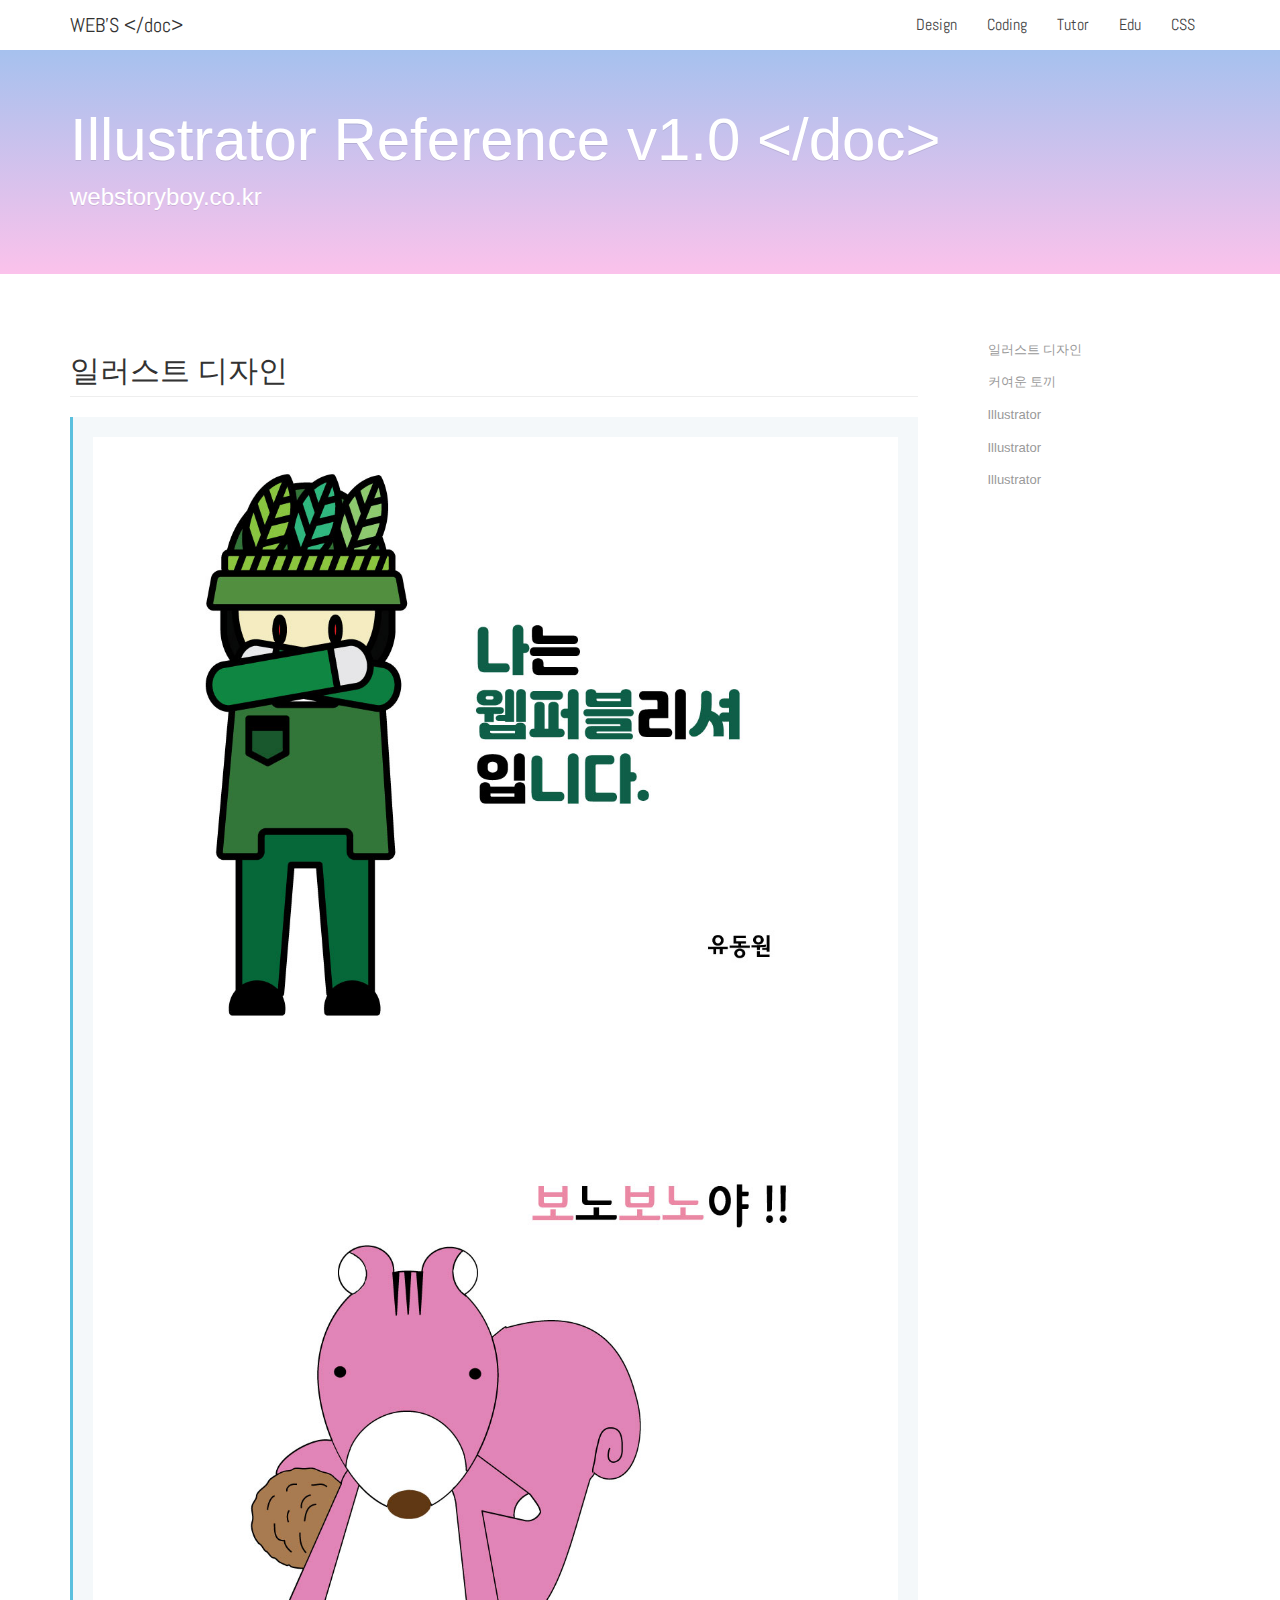
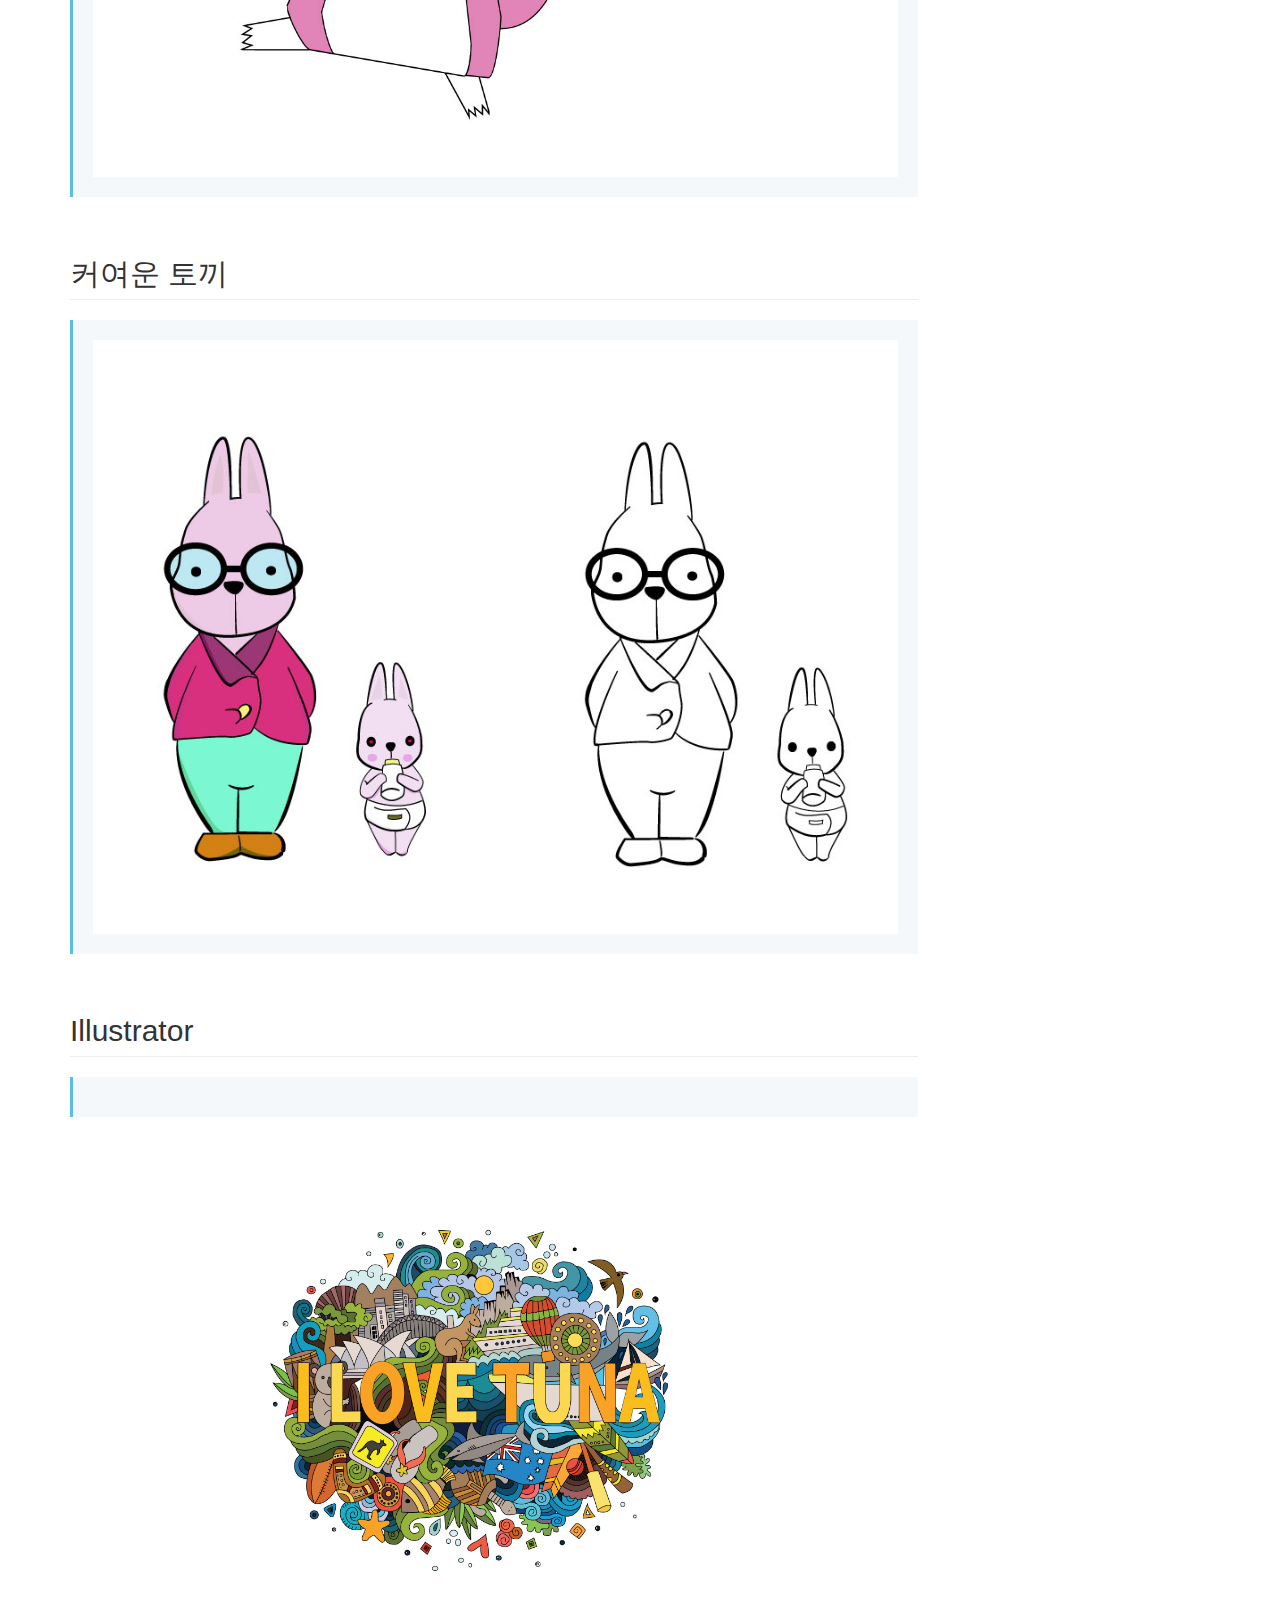
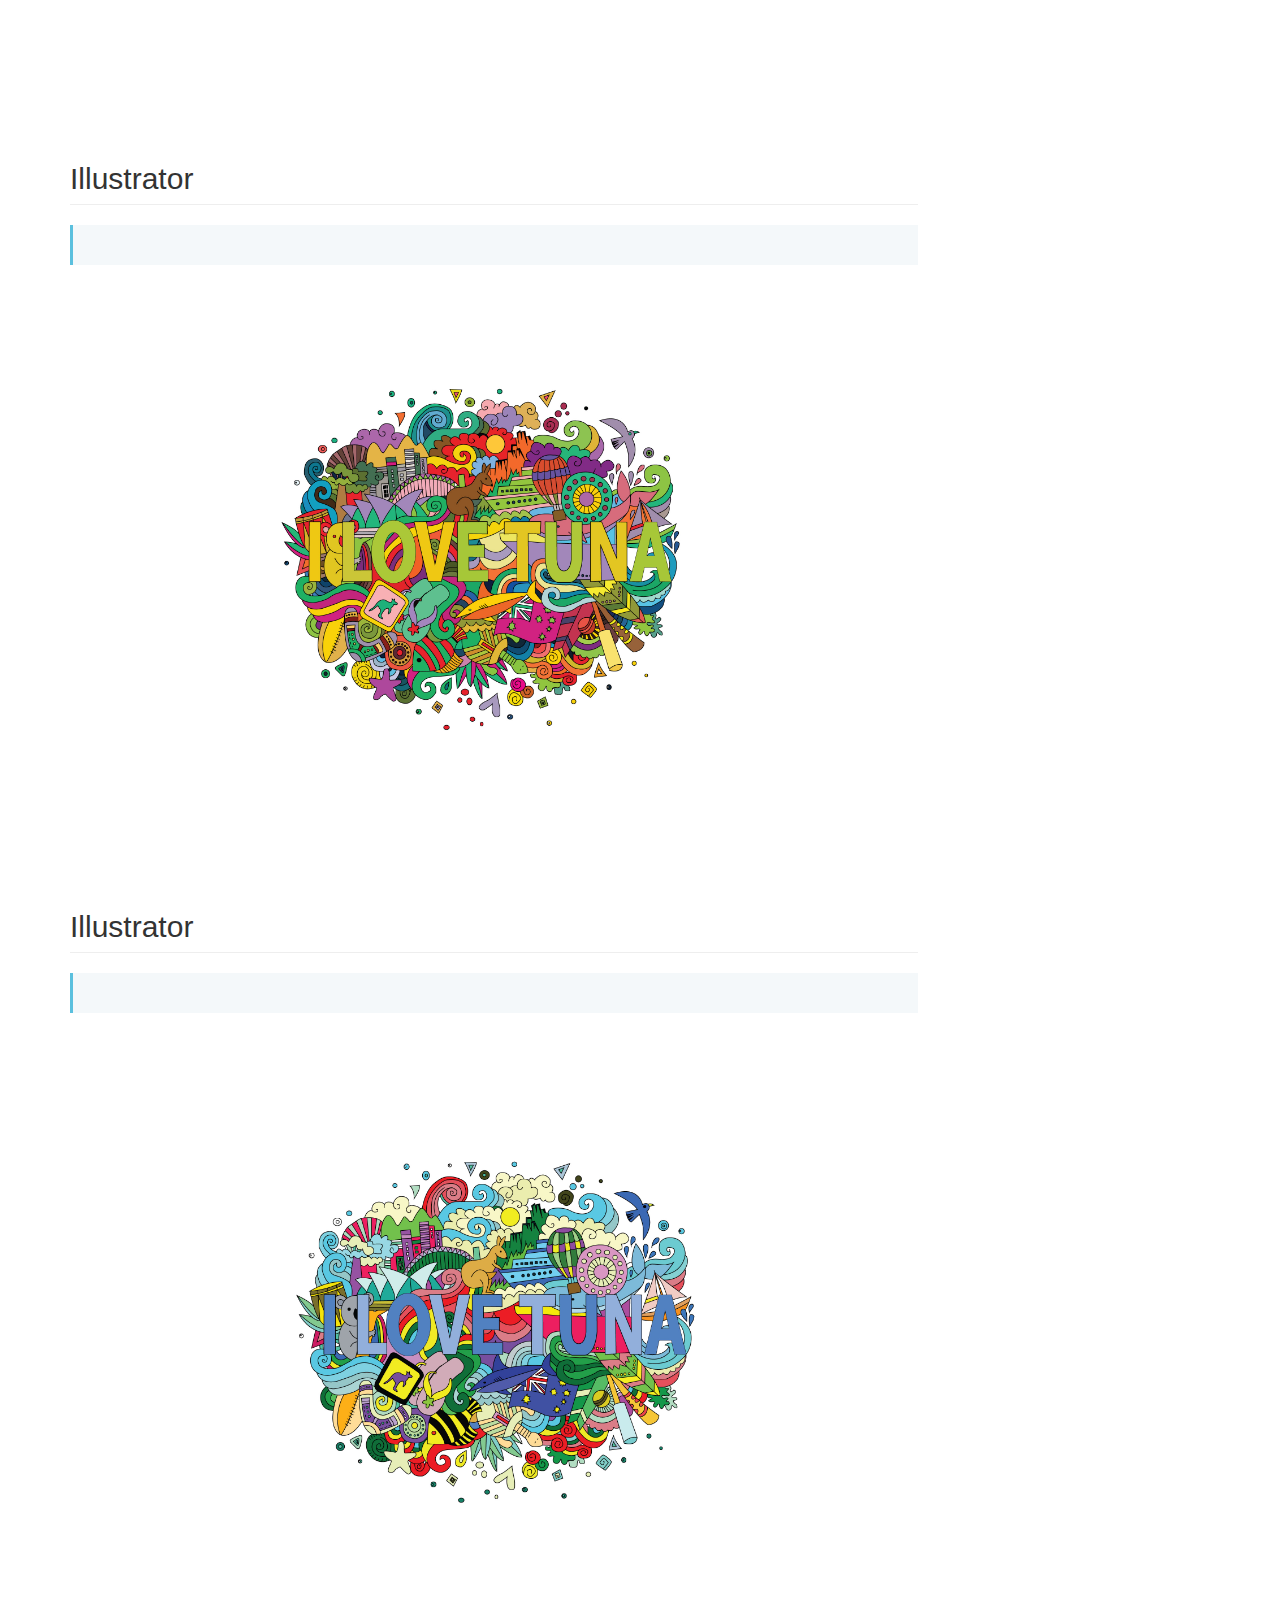
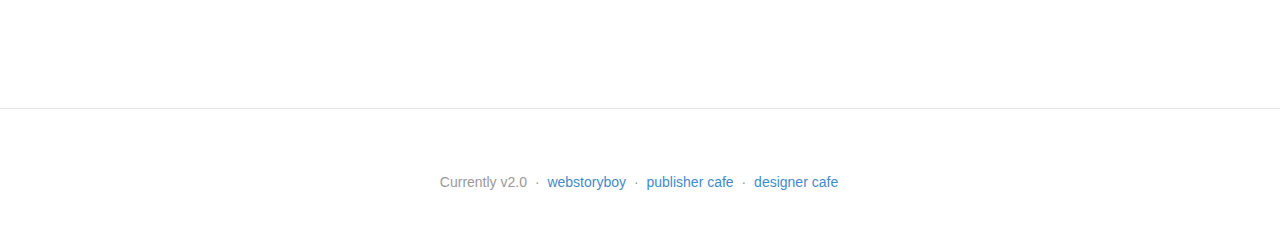
<file: illustrator/index.html>
<!DOCTYPE html>
<html lang="ko">

<head>
    <meta charset="UTF-8">
    <meta name="viewport" content="width=device-width, initial-scale=1">
    <meta name="author" content="webstoryboy">
    <meta name="description" content="웹 퍼블리셔를 위한 정보 공유 사이트입니다.">
    <meta name="keywords" content="웹스토리보이, 웹 퍼블리셔, 웹 표준, 웹 접근성, 화려한 디자인, webstoryboy, publisher, css3, html, markup, design, Webstoryboy">
    <title>웹스토리보이 | Webstoryboy | Illustrator</title>

    <!-- Bootstrap core CSS -->
    <link href="../assets/css/bootstrap.css" rel="stylesheet">
    <link href="../assets/css/docs.min.css" rel="stylesheet">
    <link href="../assets/css/prism.css" rel="stylesheet">

    <!-- 파비콘 -->
    <link rel="shortcut icon" href="../assets/ico/favicon.ico">
    <link rel="apple-touch-icon-precomposed" href="../assets/ico/favicon_114.png">
    <link rel="icon" href="../assets/ico/icon.png">
    <link rel="icon" href="../assets/ico/favicon_57.png" sizes="16x16">
    <link rel="icon" href="../assets/ico/favicon_72.png" sizes="32x32">
    <link rel="icon" href="../assets/ico/favicon_114.png" sizes="48x48">
    <link rel="icon" href="../assets/ico/favicon_114.png" sizes="64x64">
    <link rel="icon" href="../assets/ico/favicon_114.png" sizes="128x128">

    <!-- Facebook meta tags -->
    <meta property="og:type" content="article" />
    <meta property="og:title" content="웹스토리보이" />
    <meta property="og:url" content="https://webstoryboy.co.kr/" />
    <meta property="og:image" content="http://richclub8.dothome.co.kr/assets/ico/icon.png" />
    <meta property="og:site_name" content="웹스토리보이" />
    <meta property="og:description" content="웹과 관련된 정보를 제공합니다." />

    <!-- twitter meta tags -->
    <meta name="twitter:card" content="summary_large_image" />
    <meta name="twitter:site" content="@webstoryboy" />
    <meta name="twitter:title" content="웹스토리보이" />
    <meta name="twitter:description" content="웹과 관련된 정보를 제공합니다." />
    <meta property="twitter:image" content="http://richclub8.dothome.co.kr/assets/ico/icon.png" />

    <!-- 웹 폰트 -->
    <link href="https://fonts.googleapis.com/css?family=Nanum+Gothic" rel="stylesheet">
    <link href="https://fonts.googleapis.com/css?family=Nanum+Brush+Script" rel="stylesheet">
    <link href="https://fonts.googleapis.com/css?family=Abel" rel="stylesheet">
    <link href="https://fonts.googleapis.com/css?family=Gaegu&display=swap" rel="stylesheet">
    <link href="https://fonts.googleapis.com/css?family=Fredoka+One&display=swap" rel="stylesheet">

    <!-- HTML5 shim and Respond.js IE8 support of HTML5 elements and media queries -->
    <!--[if lt IE 9]>
		<script src="https://oss.maxcdn.com/libs/html5shiv/3.7.0/html5shiv.js"></script>
		<script src="https://oss.maxcdn.com/libs/respond.../assets2/js/1.4.2/respond.min.js"></script>
	<![endif]-->
</head>

<body>
    <a class="sr-only" href="#content">Skip to main content</a>

    <header class="navbar navbar-inverse navbar-static-top bs-docs-nav" role="banner">
        <div class="container">
            <div class="navbar-header">
                <button class="navbar-toggle" type="button" data-toggle="collapse" data-target=".bs-navbar-collapse">
                    <span class="sr-only">Toggle navigation</span>
                    <span class="icon-bar"></span>
                    <span class="icon-bar"></span>
                    <span class="icon-bar"></span>
                </button>
                <a href="../index.html" class="navbar-brand">WEB'S &lt;/doc&gt;</a>
            </div>
            <nav class="collapse navbar-collapse bs-navbar-collapse pull-right" role="navigation">
                <ul class="nav navbar-nav">
                    <li><a href="https://wiss.tistory.com/">Design</a></li>
                    <li><a href="https://webzz.tistory.com/">Coding</a></li>
                    <li><a href="https://wtss.tistory.com/">Tutor</a></li>
                    <li><a href="https://wess.tistory.com/">Edu</a></li>
                    <li><a href="https://wsss.tistory.com/">CSS</a></li>
                </ul>
            </nav>
        </div>
    </header>

    <div class="bs-header bgs3" id="content">
        <div class="container">
            <h1>Illustrator Reference v1.0 &lt;/doc&gt;</h1>
            <p><a href="https://webstoryboy.co.kr" target="_blank">webstoryboy.co.kr</a></p>
        </div>
    </div>

    <div class="container bs-docs-container">
        <div class="row">

            <div class="col-md-9" role="main">
                <!-- Intro1 -->
                <div class="bs-docs-section">
					<h2 id="intro1" class="page-header">일러스트 디자인</h2>
					<p class="bs-callout bs-callout-info">
					    <img src="img/sample01.jpg" alt="이미지앨범" style="width:100%">
					    <img src="img/porori.jpg" alt="이미지앨범" style="width:100%">
					</p>
                    <p></p>
				</div>
				<!-- //Intro1 -->
                
                <!-- Intro2 -->
                <div class="bs-docs-section">
					<h2 id="intro2" class="page-header">커여운 토끼</h2>
					<p class="bs-callout bs-callout-info">
					    <img src="img/sample02.jpg" alt="이미지앨범" style="width:100%">
					</p>
                    <p></p>
				</div>
				<!-- //Intro2 -->
                
                <!-- Intro3 -->
                <div class="bs-docs-section">
					<h2 id="intro3" class="page-header">Illustrator</h2>
					<p class="bs-callout bs-callout-info"></p>
                    <p><img src="img/color1.jpg" alt="이미지앨범" style="width:100%"></p>
				</div>
				<!-- //Intro3 -->
                
                <!-- Intro4 -->
                <div class="bs-docs-section">
					<h2 id="intro4" class="page-header">Illustrator</h2>
					<p class="bs-callout bs-callout-info"></p>
                    <p><img src="img/color2.jpg" alt="이미지앨범" style="width:100%"></p>
				</div>
				<!-- //Intro4 -->
                
                <!-- Intro5 -->
                <div class="bs-docs-section">
					<h2 id="intro5" class="page-header">Illustrator</h2>
					<p class="bs-callout bs-callout-info"></p>
                    <p><img src="img/color3.jpg" alt="이미지앨범" style="width:100%"></p>
				</div>
				<!-- //Intro5 -->

                
            </div>
            <!-- //col-md-9 -->


            <!-- //col-md-3 -->
            <div class="col-md-3">
                <div class="bs-sidebar hidden-print" role="complementary">
                    <ul class="nav bs-sidenav">
                        <li><a href="#intro1">일러스트 디자인</a></li>
                        <li><a href="#intro2">커여운 토끼</a></li>                        
                        <li><a href="#intro3">Illustrator</a></li>
                        <li><a href="#intro4">Illustrator</a></li>
                        <li><a href="#intro5">Illustrator</a></li>
                    </ul>
                </div>
            </div>
            <!--//col-md-3 -->
        </div>
        <!-- //row -->
    </div>
    <!-- //container -->


    <!-- Footer -->
    <footer class="bs-footer" role="contentinfo">
        <div class="container">
            <ul class="footer-links muted">
                <li>Currently v2.0</li>
                <li>&middot;</li>
                <li><a href="https://webstoryboy.github.io/w9/html/">webstoryboy</a></li>
                <li>&middot;</li>
                <li><a href="http://cafe.naver.com/crossbrowsing" target="_blank">publisher cafe</a></li>
                <li>&middot;</li>
                <li><a href="http://cafe.daum.net/flairdesignlink" target="_blank">designer cafe</a></li>
            </ul>
        </div>
    </footer>
    <!-- //Footer -->


    <!-- Bootstrap core JavaScript -->
    <script src="../assets/js/jquery-1.9.1.min.js"></script>
    <script src="../assets/js/bootstrap.min.js"></script>
    <script src="../assets/js/docs.min.js"></script>
    <script src="../assets/js/prism.js"></script>
</body>

</html>
</file>
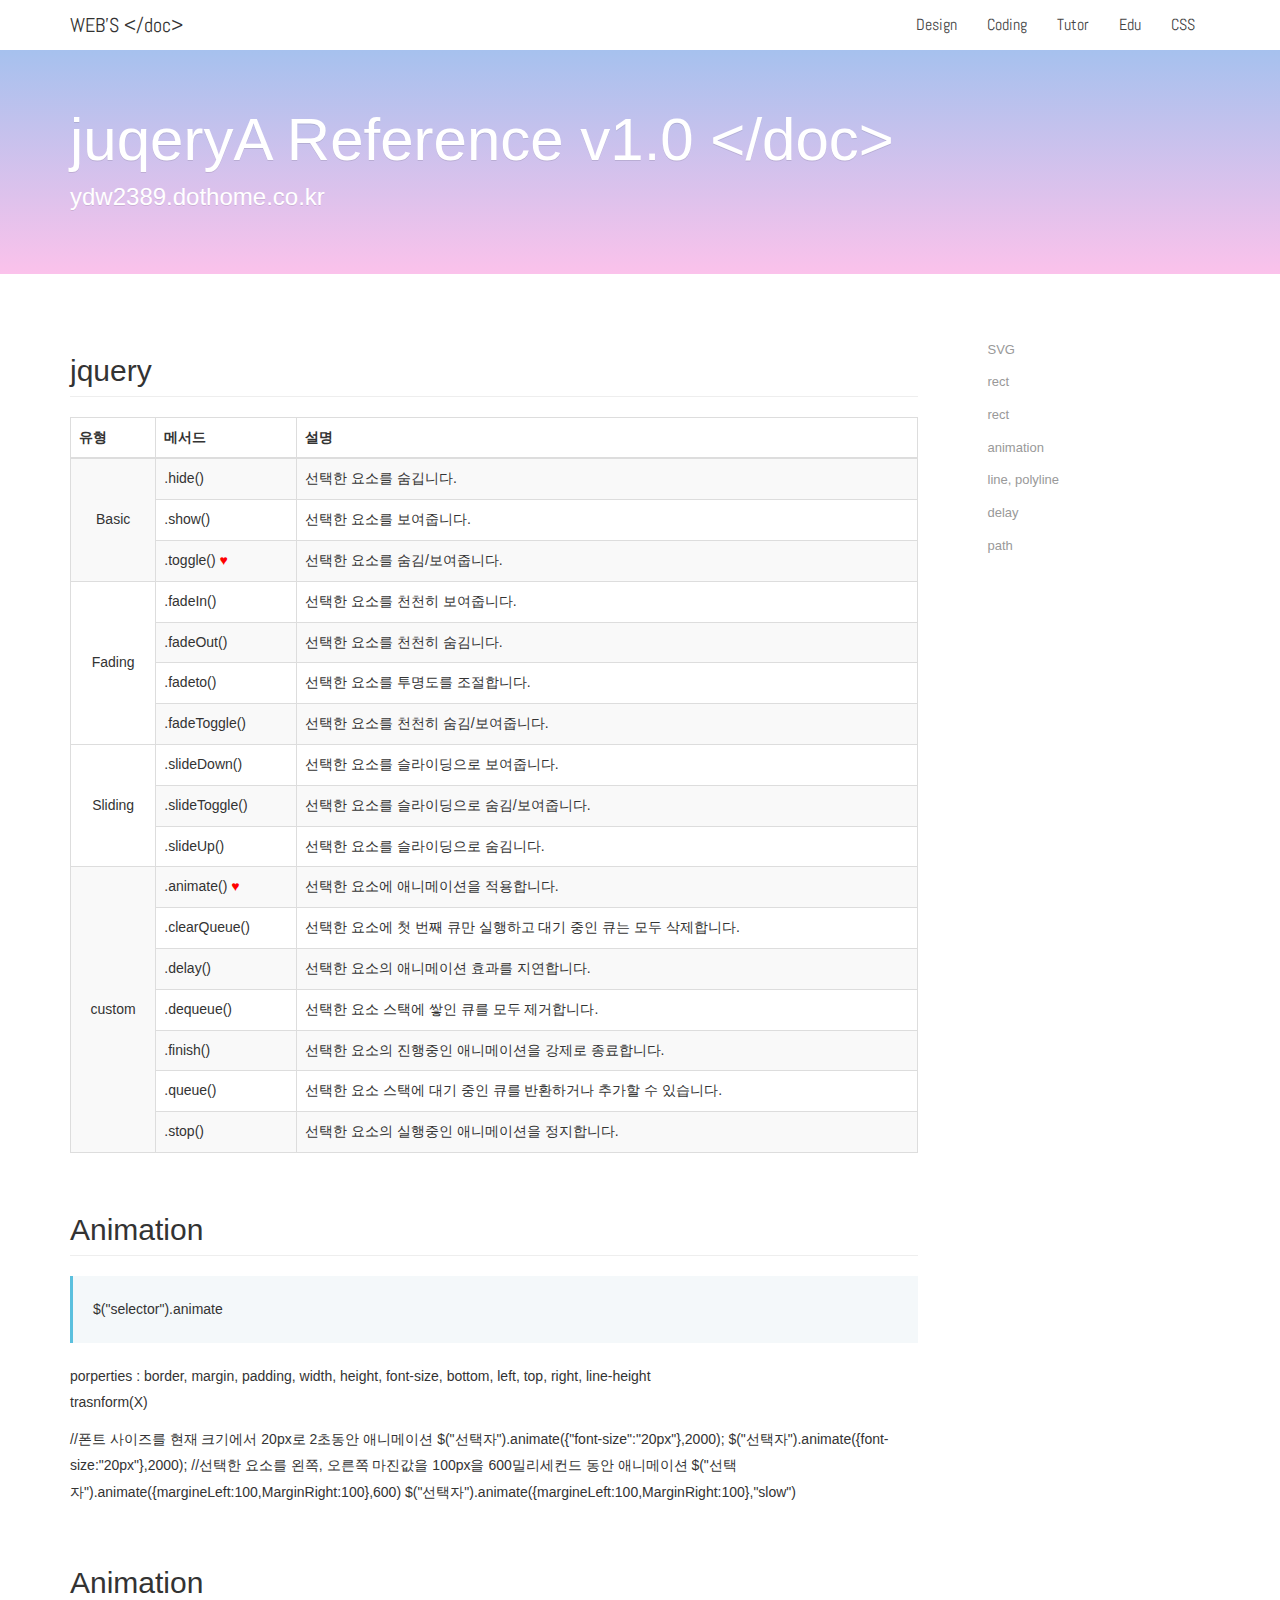
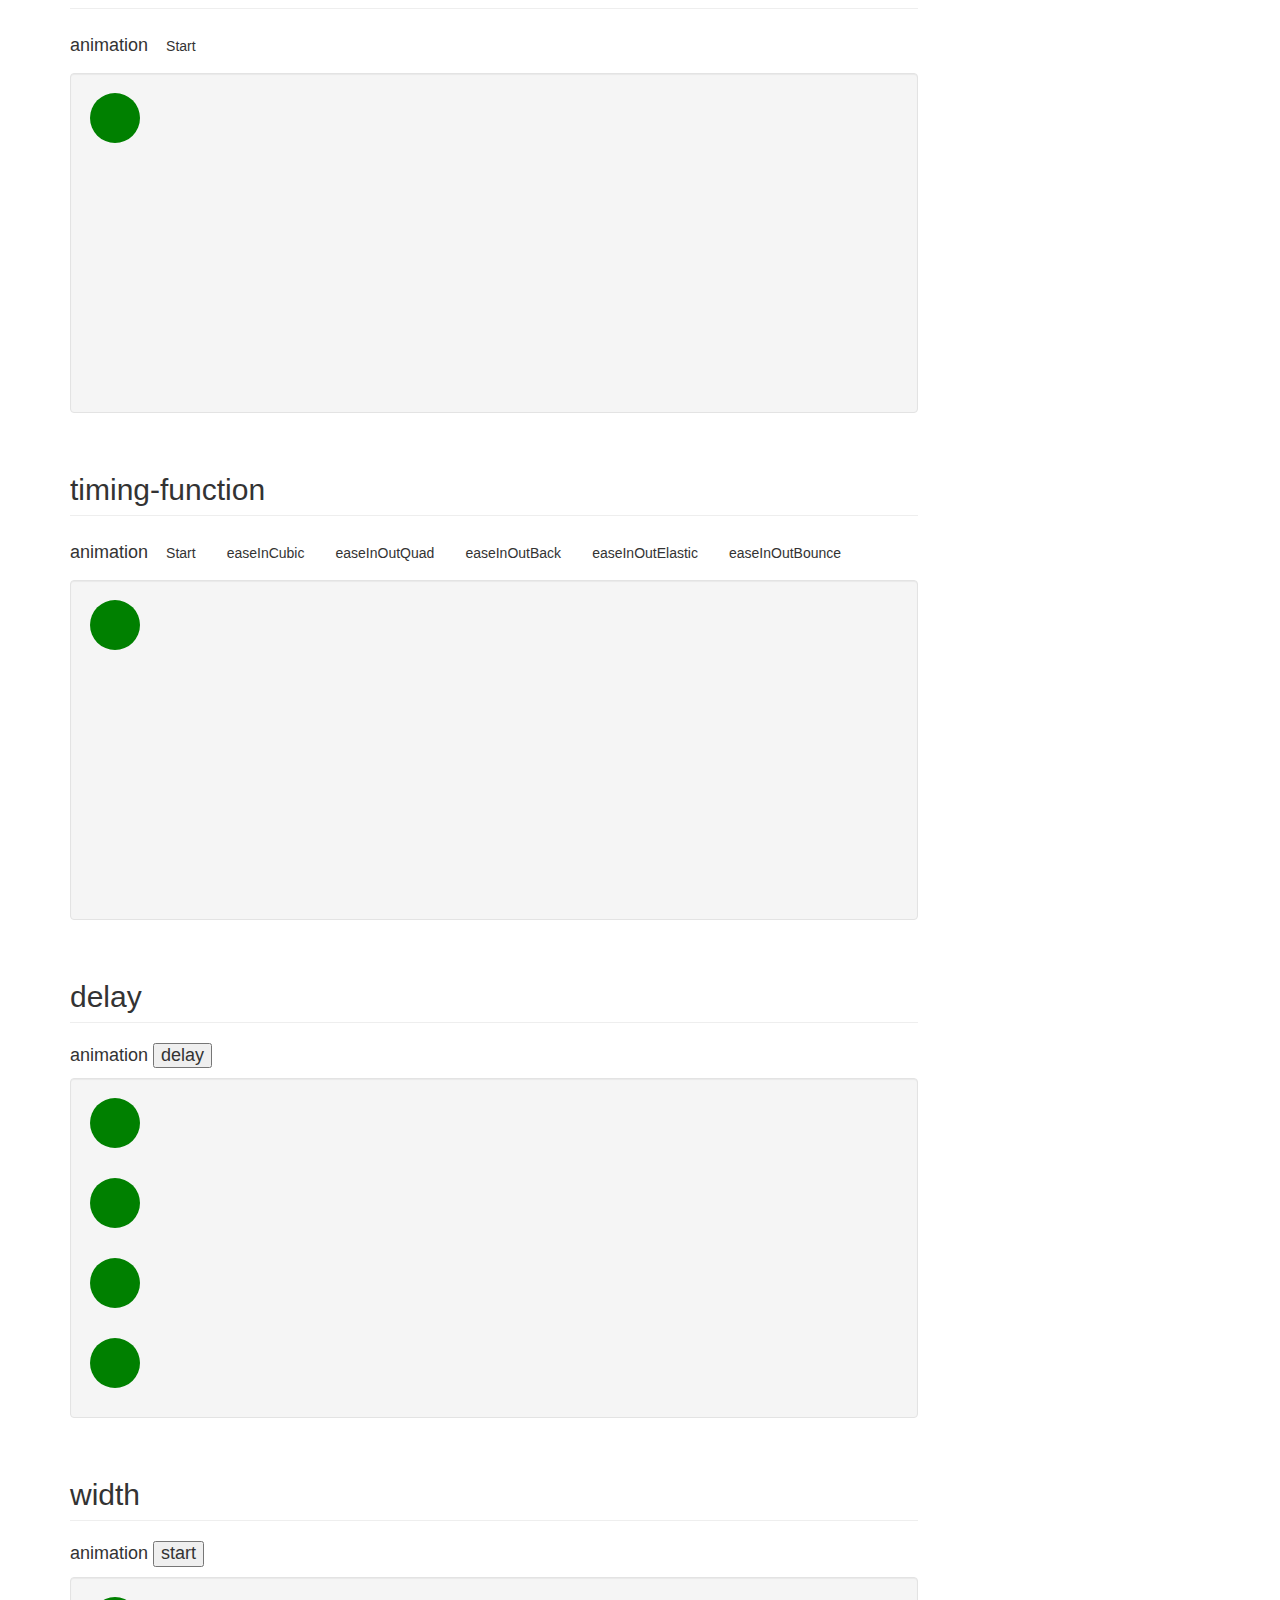
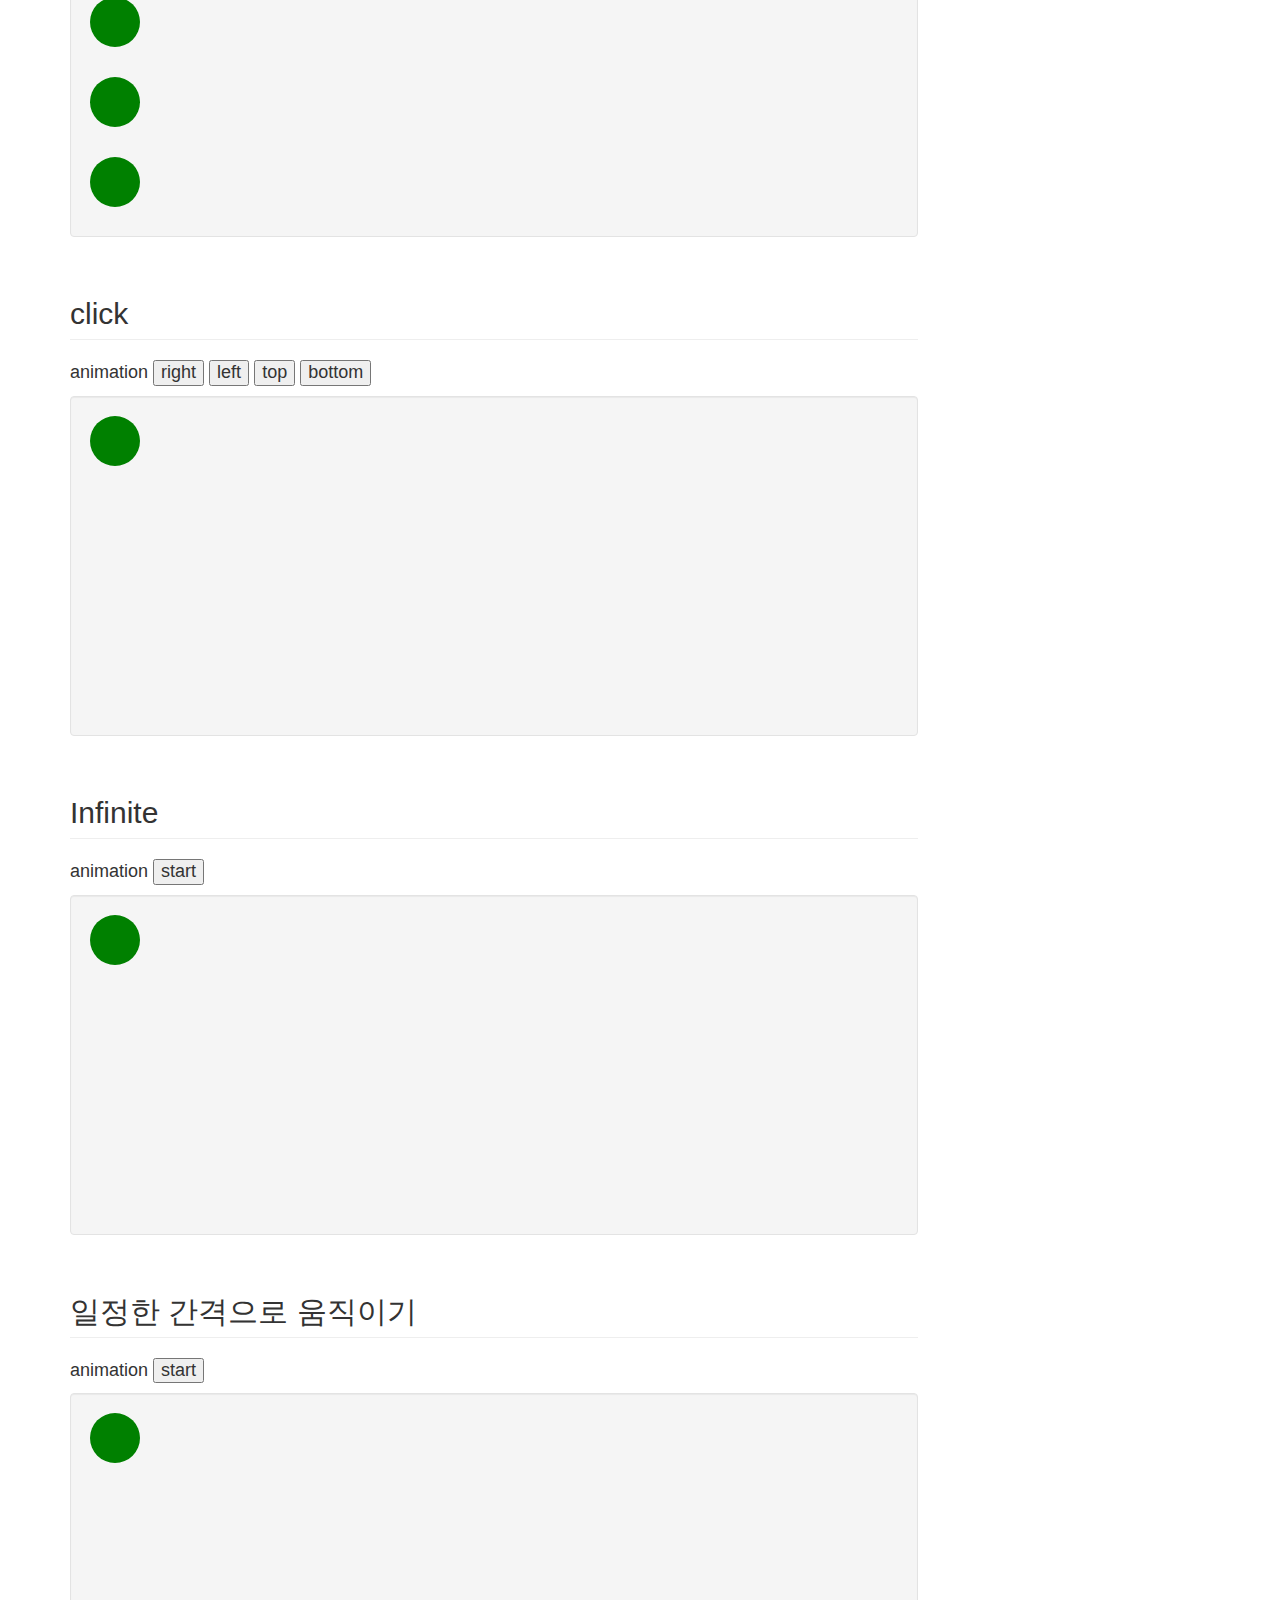
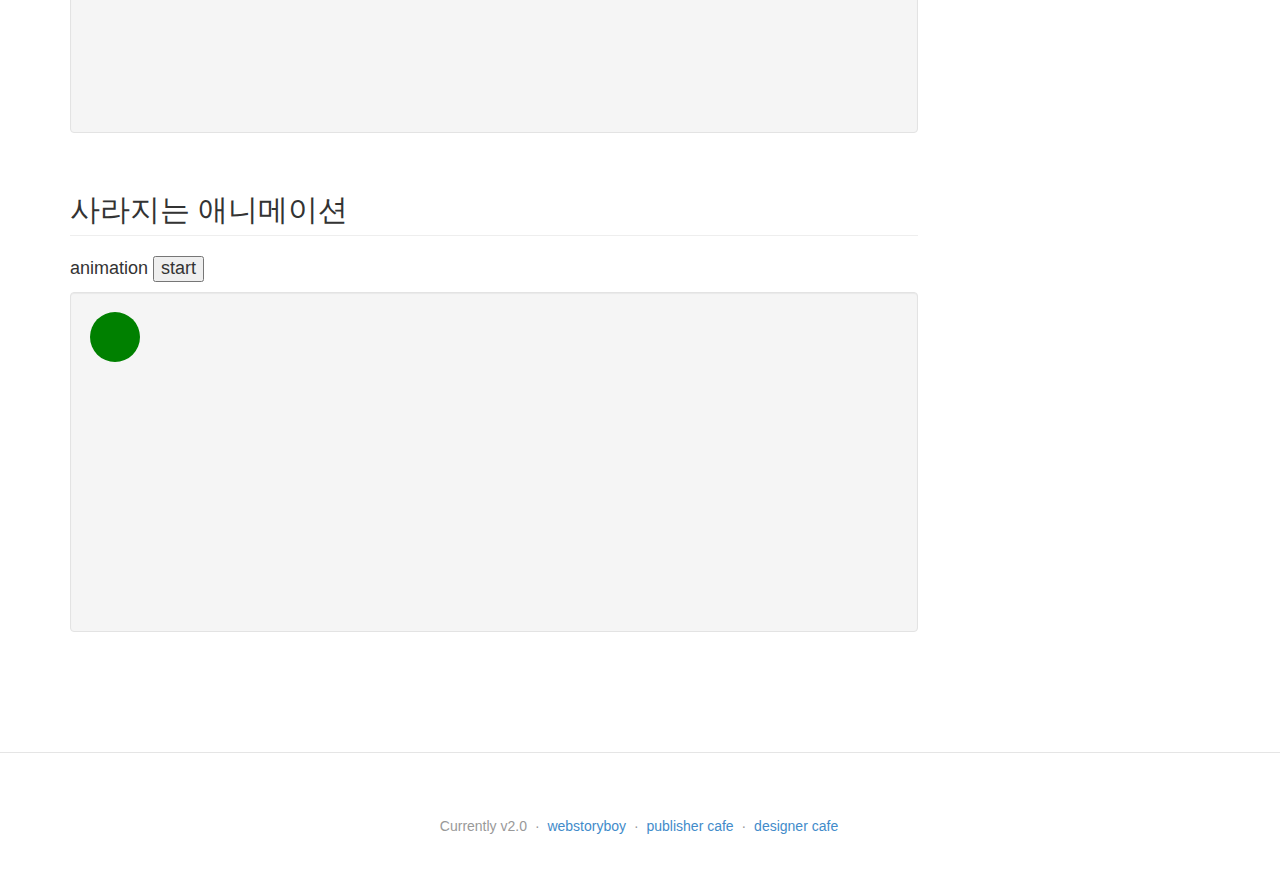
<file: jqueryA/index.html>
<!DOCTYPE html>
<html lang="ko">

<head>
    <meta charset="UTF-8">
    <meta name="viewport" content="width=device-width, initial-scale=1">
    <meta name="author" content="yudongwon">
    <meta name="description" content="웹 퍼블리셔를 위한 정보 공유 사이트입니다.">
    <meta name="keywords" content="웹스토리보이, 웹 퍼블리셔, 웹 표준, 웹 접근성, 화려한 디자인, webstoryboy, publisher, css3, html, markup, design, Webstoryboy">
    <title>유동원 | Yu_DW | jquery</title>

    <!-- Bootstrap core CSS -->
    <link href="../assets/css/bootstrap.css" rel="stylesheet">
    <link href="../assets/css/docs.min.css" rel="stylesheet">
    <link href="../assets/css/prism.css" rel="stylesheet">

    <!-- 파비콘 -->
    <link rel="shortcut icon" href="../../assets/ico/favicon.ico">
    <link rel="apple-touch-icon-precomposed" href="../../assets/ico/favicon_114.png">
    <link rel="icon" href="../../assets/ico/icon.png">
    <link rel="icon" href="../../assets/ico/favicon_57.png" sizes="16x16">
    <link rel="icon" href="../../assets/ico/favicon_72.png" sizes="32x32">
    <link rel="icon" href="../../assets/ico/favicon_114.png" sizes="48x48">
    <link rel="icon" href="../../assets/ico/favicon_114.png" sizes="64x64">
    <link rel="icon" href="../../assets/ico/favicon_114.png" sizes="128x128">

    <!-- Facebook meta tags -->
    <meta property="og:type" content="article" />
    <meta property="og:title" content="웹스토리보이" />
    <meta property="og:url" content="https://webstoryboy.co.kr/" />
    <meta property="og:image" content="http://richclub8.dothome.co.kr/../assets/ico/icon.png" />
    <meta property="og:site_name" content="웹스토리보이" />
    <meta property="og:description" content="웹과 관련된 정보를 제공합니다." />

    <!-- twitter meta tags -->
    <meta name="twitter:card" content="summary_large_image" />
    <meta name="twitter:site" content="@webstoryboy" />
    <meta name="twitter:title" content="웹스토리보이" />
    <meta name="twitter:description" content="웹과 관련된 정보를 제공합니다." />
    <meta property="twitter:image" content="http://richclub8.dothome.co.kr/../assets/ico/icon.png" />

    <!-- 웹 폰트 -->
    <link href="https://fonts.googleapis.com/css?family=Nanum+Gothic" rel="stylesheet">
    <link href="https://fonts.googleapis.com/css?family=Nanum+Brush+Script" rel="stylesheet">
    <link href="https://fonts.googleapis.com/css?family=Abel" rel="stylesheet">
    <link href="https://fonts.googleapis.com/css?family=Gaegu&display=swap" rel="stylesheet">
    <link href="https://fonts.googleapis.com/css?family=Fredoka+One&display=swap" rel="stylesheet">
    <link href="https://fonts.googleapis.com/css2?family=Lobster&display=swap" rel="stylesheet">

    <!-- HTML5 shim and Respond.js IE8 support of HTML5 elements and media queries -->
    <!--[if lt IE 9]>
      <script src="https://oss.maxcdn.com/libs/html5shiv/3.7.0/html5shiv.js"></script>
      <script src="https://oss.maxcdn.com/libs/respond.../../assets2/js/1.4.2/respond.min.js"></script>
   <![endif]-->
</head>

<body>
    <a class="sr-only" href="#content">Skip to main content</a>

    <header class="navbar navbar-inverse navbar-static-top bs-docs-nav" role="banner">
        <div class="container">
            <div class="navbar-header">
                <button class="navbar-toggle" type="button" data-toggle="collapse" data-target=".bs-navbar-collapse">
                    <span class="sr-only">Toggle navigation</span>
                    <span class="icon-bar"></span>
                    <span class="icon-bar"></span>
                    <span class="icon-bar"></span>
                </button>
                <a href="../index.html" class="navbar-brand">WEB'S &lt;/doc&gt;</a>
            </div>
            <nav class="collapse navbar-collapse bs-navbar-collapse pull-right" role="navigation">
                <ul class="nav navbar-nav">
                    <li><a href="https://wiss.tistory.com/">Design</a></li>
                    <li><a href="https://webzz.tistory.com/">Coding</a></li>
                    <li><a href="https://wtss.tistory.com/">Tutor</a></li>
                    <li><a href="https://wess.tistory.com/">Edu</a></li>
                    <li><a href="https://wsss.tistory.com/">CSS</a></li>
                </ul>
            </nav>
        </div>
    </header>

    <div class="bs-header bgs3" id="content">
        <div class="container">
            <h1>juqeryA Reference v1.0 &lt;/doc&gt;</h1>
            <p><a href="http://ydw2389.dothome.co.kr" target="_blank">ydw2389.dothome.co.kr</a></p>
        </div>
    </div>

    <div class="container bs-docs-container">
        <div class="row">

            <div class="col-md-9" role="main">
               
            <!-- Intro1 -->
            <div class="bs-docs-section">
                <h2 id="intro0" class="page-header">jquery</h2>
                <div class="table-responsive">
                    <table class="table table-bordered table-striped table-hover">
                        <thead>
                            <tr>
                                <th>유형</th>
                                <th>메서드</th>
                                <th>설명</th>
                            </tr>
                        </thead>
                        <tbody>
                            <tr>
                                <td class="ce va" rowspan="3">Basic</td>
                                <td>.hide()</td>
                                <td>선택한 요소를 숨깁니다.</td>
                            </tr>
                            <tr>
                                <td>.show()</td>
                                <td>선택한 요소를 보여줍니다.</td>
                            </tr>
                            <tr>
                                <td>.toggle() <span style="color:red">♥</span></td>
                                <td>선택한 요소를 숨김/보여줍니다.</td>
                            </tr>
                            <tr>
                                <td class="ce va" rowspan="4">Fading</td>
                                <td>.fadeIn()</td>
                                <td>선택한 요소를 천천히 보여줍니다.</td>
                            </tr>
                            <tr>
                                <td>.fadeOut()</td>
                                <td>선택한 요소를 천천히 숨김니다.</td>
                            </tr>
                            <tr>
                                <td>.fadeto()</td>
                                <td>선택한 요소를 투명도를 조절합니다.</td>
                            </tr>
                            <tr>
                                <td>.fadeToggle()</td>
                                <td>선택한 요소를 천천히 숨김/보여줍니다.</td>
                            </tr>
                            <tr>
                                <td class="ce va" rowspan="3">Sliding</td>
                                <td>.slideDown()</td>
                                <td>선택한 요소를 슬라이딩으로 보여줍니다.</td>
                            </tr>
                            <tr>
                                <td>.slideToggle()</td>
                                <td>선택한 요소를 슬라이딩으로 숨김/보여줍니다.</td>
                            </tr>
                            <tr>
                                <td>.slideUp()</td>
                                <td>선택한 요소를 슬라이딩으로 숨김니다.</td>
                            </tr>
                            <tr>
                                <td class="ce va" rowspan="7">custom</td>
                                <td>.animate() <span style="color:red">♥</span></td>
                                <td>선택한 요소에 애니메이션을 적용합니다.</td>
                            </tr>
                            <tr>
                                <td>.clearQueue()</td>
                                <td>선택한 요소에 첫 번째 큐만 실행하고 대기 중인 큐는 모두 삭제합니다.</td>
                            </tr>
                            <tr>
                                <td>.delay()</td>
                                <td>선택한 요소의 애니메이션 효과를 지연합니다.</td>
                            </tr>
                            <tr>
                                <td>.dequeue()</td>
                                <td>선택한 요소 스택에 쌓인 큐를 모두 제거합니다.</td>
                            </tr>
                            <tr>
                                <td>.finish()</td>
                                <td>선택한 요소의 진행중인 애니메이션을 강제로 종료합니다.</td>
                            </tr>
                            <tr>
                                <td>.queue()</td>
                                <td>선택한 요소 스택에 대기 중인 큐를 반환하거나 추가할 수 있습니다.</td>
                            </tr>
                            <tr>
                                <td>.stop()</td>
                                <td>선택한 요소의 실행중인 애니메이션을 정지합니다.</td>
                            </tr>
                        </tbody>
                    </table>
                </div>
                
            </div>
            <!-- //Intro1 -->

            <style>
                .svgBox {background: #f4f8fa; padding: 30px 55px;}
                .svg {width: 160px; height: 160px; background: #ffebee; margin: 10px;}
            </style>

            <!-- Intro2 -->        
            <div class="bs-docs-section">
                <h2 id="intro1" class="page-header">Animation</h2>
                <p class="bs-callout bs-callout-info">
                    $("selector").animate
                </p>
                <p>
                    porperties : border, margin, padding, width, height,
                    font-size, bottom, left, top, right, line-height<br>
                    trasnform(X)
                </p>
                <p>
                    //폰트 사이즈를 현재 크기에서 20px로 2초동안 애니메이션
                    $("선택자").animate({"font-size":"20px"},2000);
                    $("선택자").animate({font-size:"20px"},2000);
                    //선택한 요소를 왼쪽, 오른쪽 마진값을 100px을 600밀리세컨드 동안 애니메이션
                    $("선택자").animate({margineLeft:100,MarginRight:100},600)
                    $("선택자").animate({margineLeft:100,MarginRight:100},"slow")
                </p>
            </div>
            <!-- //Intro2 -->

            <style>
                .box {height: 300px; position: relative;
                }
                .circle {
                    position: absolute;
                    width: 50px; height: 50px; background: green;
                    border-radius: 50%;
                }
            </style>

            <!-- Intro3 -->        
            <div class="bs-docs-section">
                <h2 id="intro3" class="page-header">Animation</h2>
                <h4>animation <span class="btn btn1">Start</span></h4>
                <div class="well">
                    <div class="box">
                        <div class="circle circle1"></div>
                    </div>
                </div>
            </div>
            <!-- //Intro3 -->

             <!-- Intro4 -->        
             <div class="bs-docs-section">
                <h2 id="intro4" class="page-header">timing-function</h2>
                <h4>animation
                    <span class="btn btn2">Start</span>
                    <span class="btn btn2">easeInCubic</span>
                    <span class="btn btn2">easeInOutQuad</span>
                    <span class="btn btn2">easeInOutBack</span>
                    <span class="btn btn2">easeInOutElastic</span>
                    <span class="btn btn2">easeInOutBounce</span>
                </h4>
                <div class="well">
                    <div class="box">
                        <div class="circle circle2"></div>
                    </div>
                </div>
            </div>
            <!-- //Intro4 -->

            <!-- Intro5 -->        
            <div class="bs-docs-section">
                <h2 id="intro5" class="page-header">delay</h2>
                <h4>animation
                    <button class="btn3">delay</button>                    
                </h4>
                <div class="well">
                    <div class="box circle5">
                        <div class="circle"></div>
                        <div class="circle"></div>
                        <div class="circle"></div>
                        <div class="circle"></div>
                    </div>
                </div>
            </div>
            <!-- //Intro5 -->

            <!-- Intro6 -->        
            <div class="bs-docs-section">
                <h2 id="intro6" class="page-header">width</h2>
                <h4>animation
                    <button class="btn6">start</button>
                </h4>
                <div class="well">
                    <div class="box circle6">
                        <div class="circle"></div>                      
                        <div class="circle"></div>                      
                        <div class="circle"></div>
                    </div>
                </div>
            </div>
            <!-- //Intro6 -->

            <!-- Intro7 -->        
            <div class="bs-docs-section">
                <h2 id="intro7" class="page-header">click</h2>
                <h4>animation
                    <button class="btn7-1">right</button>
                    <button class="btn7-2">left</button>
                    <button class="btn7-3">top</button>
                    <button class="btn7-4">bottom</button>
                </h4>
                <div class="well">
                    <div class="box circle7">
                        <div class="circle"></div>
                    </div>
                </div>
            </div>
            <!-- //Intro7 -->

            <!-- Intro8 -->        
            <div class="bs-docs-section">
                <h2 id="intro8" class="page-header">Infinite</h2>
                <h4>animation
                    <button class="btn8">start</button>                    
                </h4>
                <div class="well">
                    <div class="box circle8">
                        <div class="circle"></div>
                    </div>
                </div>
            </div>
            <!-- //Intro8-->

             <!-- Intro9 -->        
             <div class="bs-docs-section">
                <h2 id="intro9" class="page-header">일정한 간격으로 움직이기</h2>
                <h4>animation
                    <button class="btn9">start</button>                    
                </h4>
                <div class="well">
                    <div class="box circle9">
                        <div class="circle"></div>
                    </div>
                </div>
            </div>
            <!-- //Intro9-->

            <!-- Intro10 -->        
            <div class="bs-docs-section">
                <h2 id="intro10" class="page-header">사라지는 애니메이션</h2>
                <h4>animation
                    <button class="btn10">start</button>                    
                </h4>
                <div class="well">
                    <div class="box circle10">
                        <div class="circle"></div>
                    </div>
                </div>
            </div>
            <!-- //Intro10-->


              
            </div>
            <!-- //col-md-9 -->


            <!-- //col-md-3 -->
            <div class="col-md-3">
                <div class="bs-sidebar hidden-print" role="complementary">
                    <ul class="nav bs-sidenav">
                        <li><a href="#intro0">SVG</a></li>
                        <li><a href="#intro1">rect</a></li>
                        <li><a href="#intro2">rect</a></li>
                        <li><a href="#intro3">animation</a></li>
                        <li><a href="#intro4">line, polyline</a></li>
                        <li><a href="#intro5">delay</a></li>
                        <li><a href="#intro6">path</a></li>
                    </ul>
                </div>
            </div>
            <!--//col-md-3 -->
        </div>
        <!-- //row -->
    </div>
    <!-- //container -->


    <!-- Footer -->
    <footer class="bs-footer" role="contentinfo">
        <div class="container">
            <ul class="footer-links muted">
                <li>Currently v2.0</li>
                <li>&middot;</li>
                <li><a href="https://webstoryboy.github.io/w9/html/">webstoryboy</a></li>
                <li>&middot;</li>
                <li><a href="http://cafe.naver.com/crossbrowsing" target="_blank">publisher cafe</a></li>
                <li>&middot;</li>
                <li><a href="http://cafe.daum.net/flairdesignlink" target="_blank">designer cafe</a></li>
            </ul>
        </div>
    </footer>
    <!-- //Footer -->


    <!-- Bootstrap core JavaScript -->
    <script src="../assets/js/jquery-1.9.1.min.js"></script>
    <script src="../assets/js/jquery-ui.min.js"></script>
    <script src="../assets/js/bootstrap.min.js"></script>
    <script src="../assets/js/docs.min.js"></script>
    <script src="../assets/js/prism.js"></script>
    <script>
        let boxWidth = $(".box").width();
        let circleWidth = $(".circle").width();
        let leftWidth = boxWidth - circleWidth;

        //버튼을 클릭하면 원의 백그라운드 색을 빨간색으로 변경
        $(".btn1").click(function(){            
            $(".circle1")
            .animate({left: leftWidth},1000)
            .animate({top: "80%"},1000)
            .animate({left: "0%"},1000)
            .animate({top: "0%"},1000);
        });

        //두번째 버튼을 클릭했을 때 클릭한 글씨를 출력해주세요~
        let target = $("this").text();
        
        $(".btn2").click(function(){
           alert(target)            
        })

        // 원의 position값을 relative로 변경해주세요~
        $(".circle5 > div").css({"position":"relative","margin-bottom":"30px"});

        let ease = "easeOutElastic"

        $(".btn3").click(function(){
            $(".circle5 > div").eq(0).delay(100).animate({left:leftWidth},1000).animate({left:0},1000);            
            $(".circle5 > div").eq(1).delay(200).animate({left:leftWidth},1000).animate({left:0},1000);            
            $(".circle5 > div").eq(2).delay(300).animate({left:leftWidth},1000).animate({left:0},1000);            
            $(".circle5 > div").eq(3).delay(400).animate({left:leftWidth},1000).animate({left:0},1000);            
        });
        //circle6의 하이트값을 초기화 해주세요~
        $(".circle6").css("height","220px")
        //버튼을 클릭했을 때 circle6을 오른쪽 이동시켜주세요!
        $(".circle6 > div").css({"position":"relative","margin-bottom":"30px"});

        $(".btn6").click(function(){
            $(".circle6 > div:eq(0)")
            .animate({left:leftWidth, width:"150px"},1000, "easeOutCirc")
            .animate({left:0, width:"50px"},1000);

            $(".circle6 > div:eq(1)")
            .animate({left:leftWidth},1000,"easeOutCirc")
            .slideUp()
            .slideDown()
            .animate({left:"0"},1000,"easeOutCirc")

            $(".circle6 > div:eq(2)")
            .animate({left:"50%", borderRadius:"0%"},1000,"easeOutQuint")
            .animate({height:300, opacity:0.5},"slow","easeOutQuint")
            .animate({width:300, opacity:1, borderRadius:"30%"},"normal","easeOutQuint")
            .animate({height:50, width:50, borderRadius:"50%"},1000,"easeOutQuint")
            .animate({left:0},1000,"easeOutQuint")
        })

        // 7번
        $(".btn7-1").click(function(){
            $(".circle7 > div").animate({left:"+=100px"},"slow","easeOutQuint");
        });
        $(".btn7-2").click(function(){
            $(".circle7 > div").animate({left:"+=-100px"},"slow","easeOutQuint");
        });
        $(".btn7-3").click(function(){
            $(".circle7 > div").animate({bottom:"+=100px"},"slow","easeOutQuint");
        });
        $(".btn7-4").click(function(){
            $(".circle7 > div").animate({bottom:"+=-100px"},"slow","easeOutQuint");
        });
        
        // 8번
        $(".btn8").click(function(){
            loop();
        });

        function loop(){
            $(".circle8 > div")
            .animate({left:leftWidth},1000,"easeOutQuint")
            .animate({left:0},1000,"easeOutQuint",loop);
        }

        // 9번
        $(".btn9").click(function(){
        //   setInterval(time, 5000);
        time
        });
        function time(){
            $(".circle9 > div")
            .animate({left:leftWidth},1000,"easeOutQuint")
            .animate({left:0},1000,"easeOutQuint");
        }

        // 10번
        $(".btn10").click(function(){
            $(".circle10 > div")
            .animate({left:leftWidth},1000,"easeOutQuint")
            .animate({left:0},1000,"easeOutQuint");

            setTimeout(out, 2000);
        });

        function out(){
            $(".circle10 > div").hide();
        }
    </script>
</body>

</html>
</file>
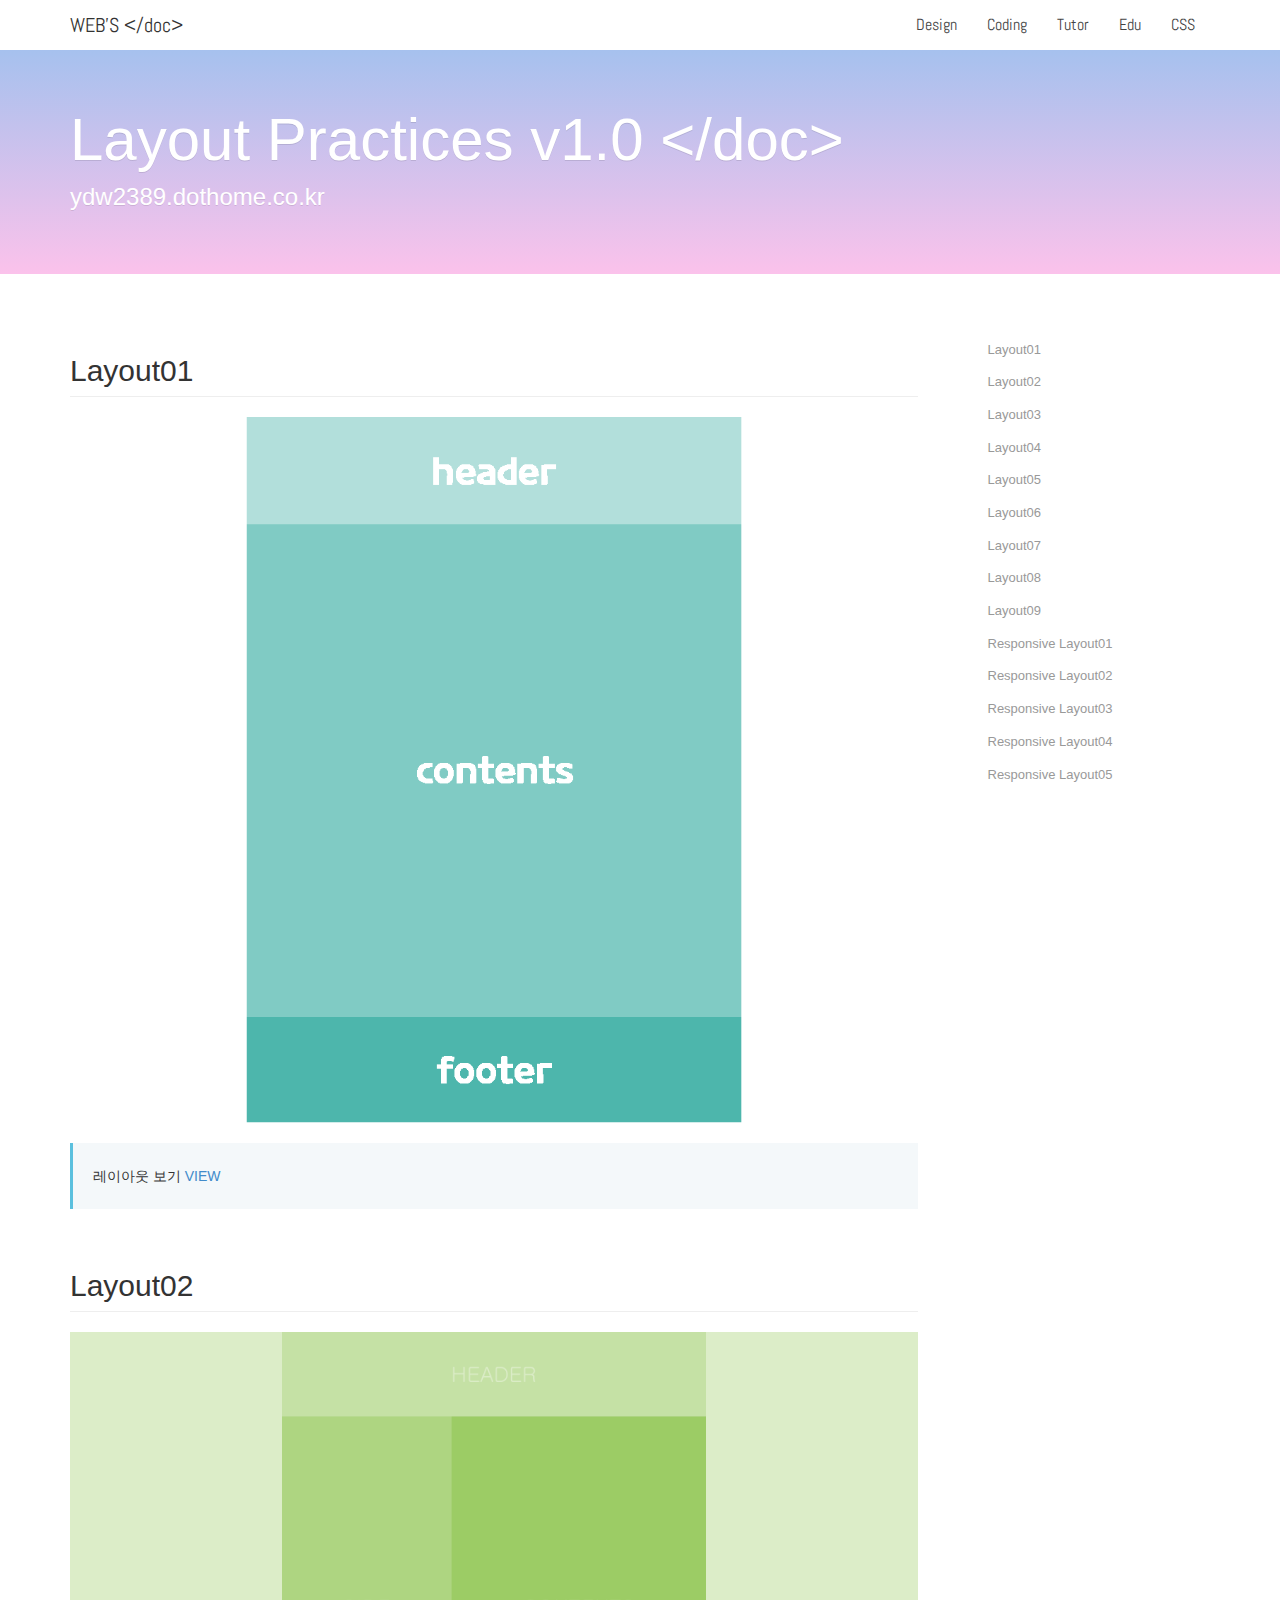
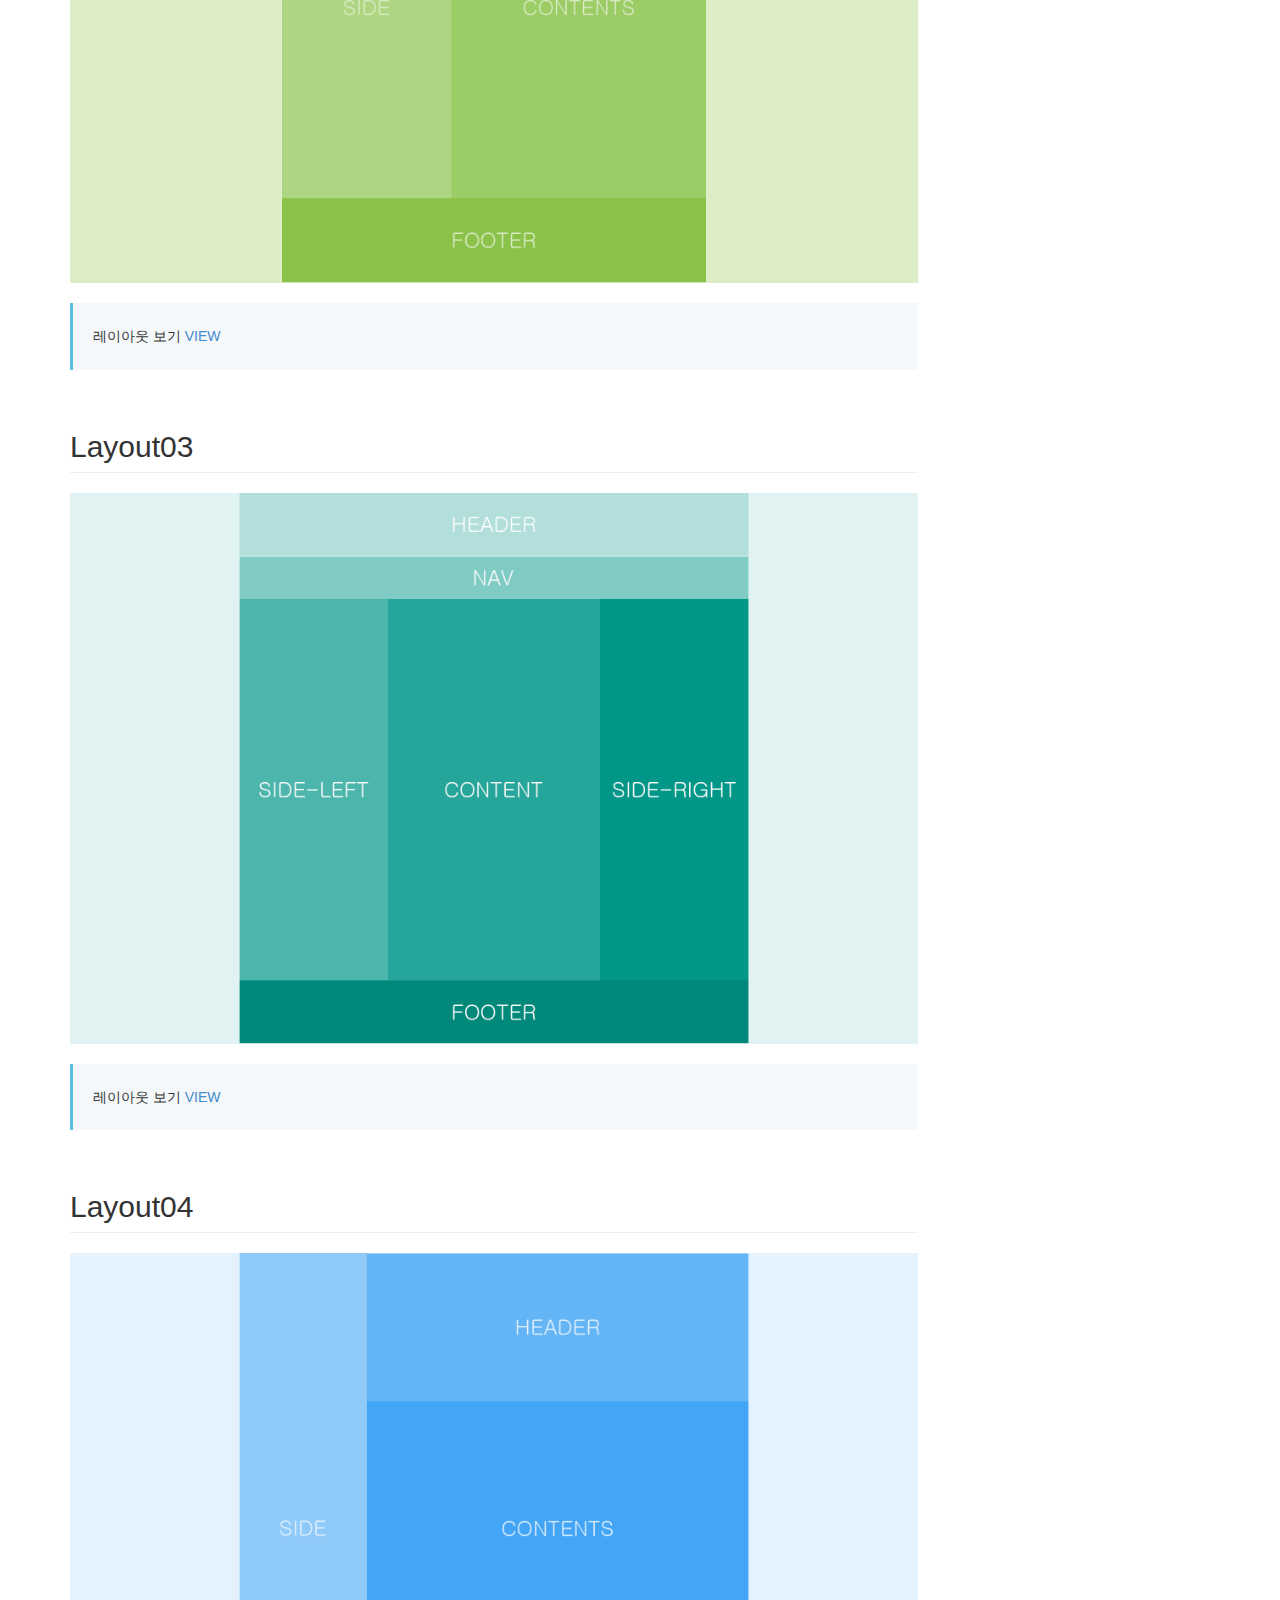
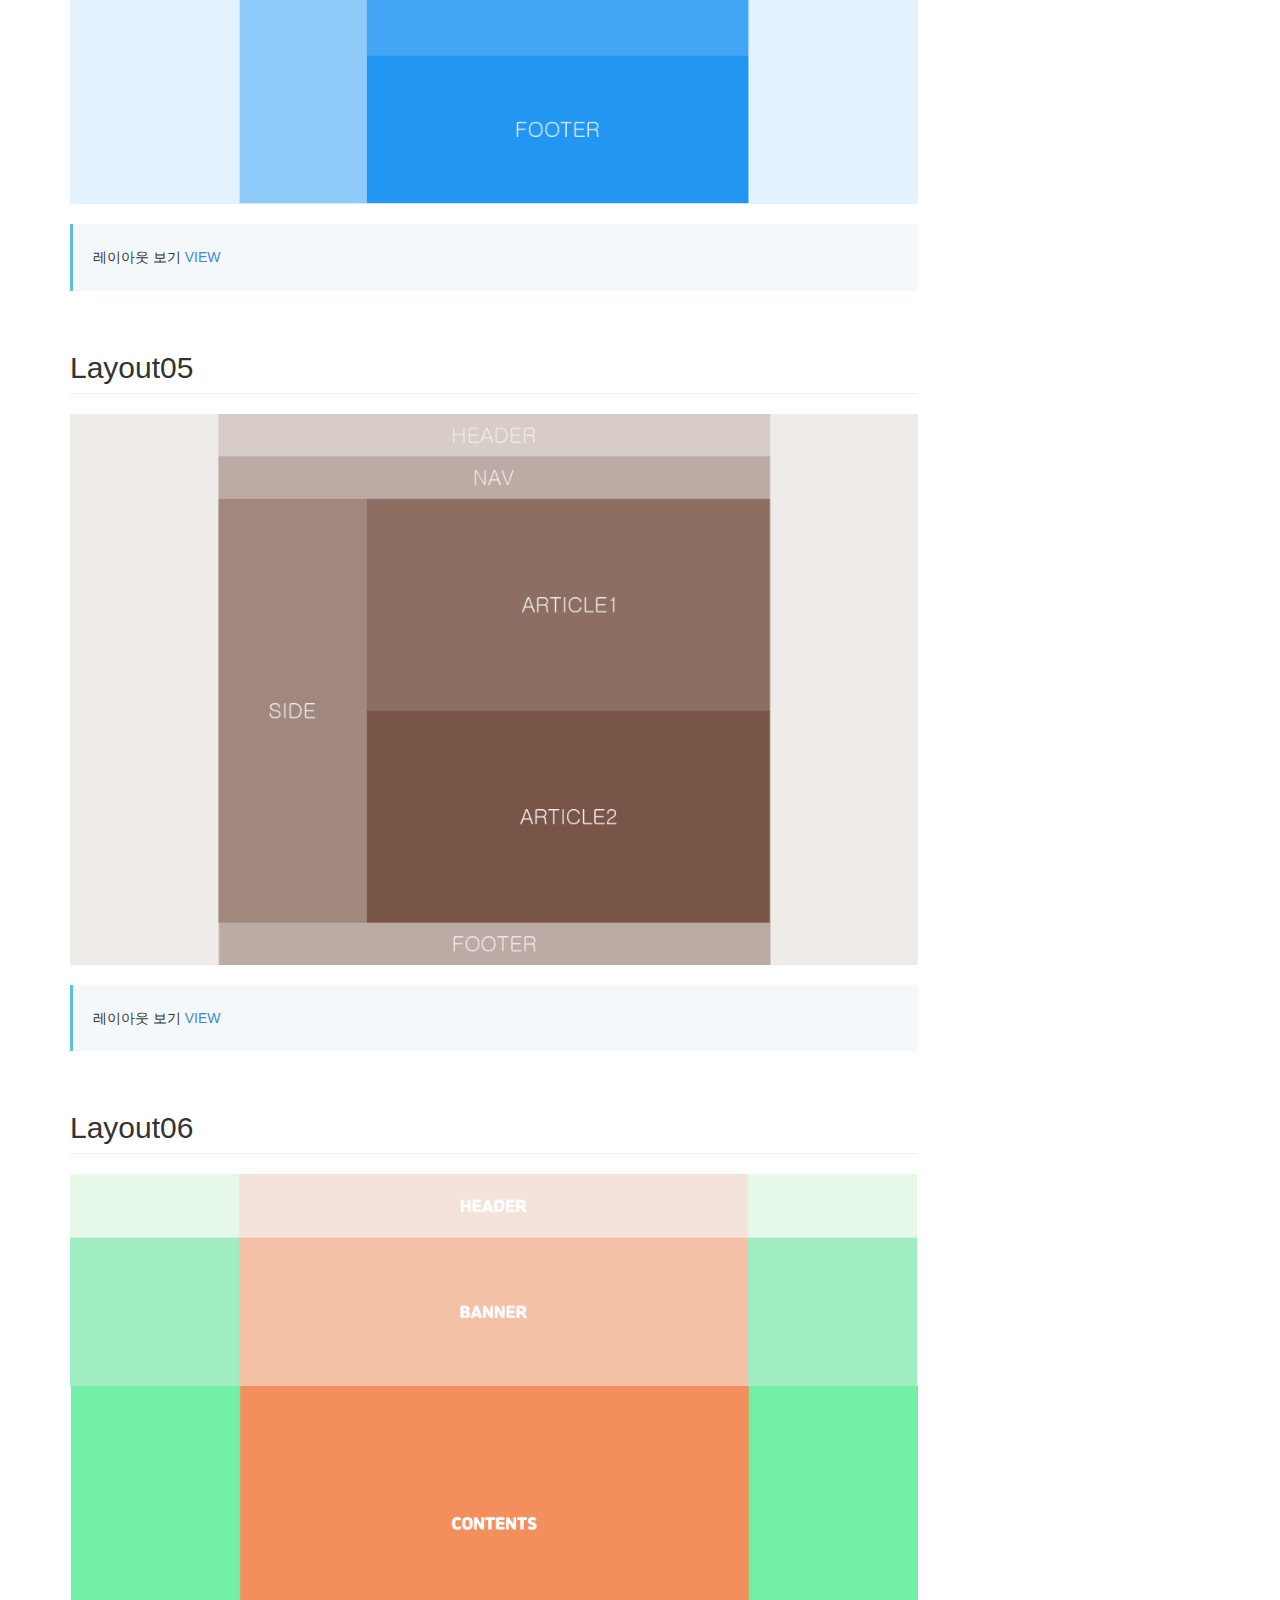
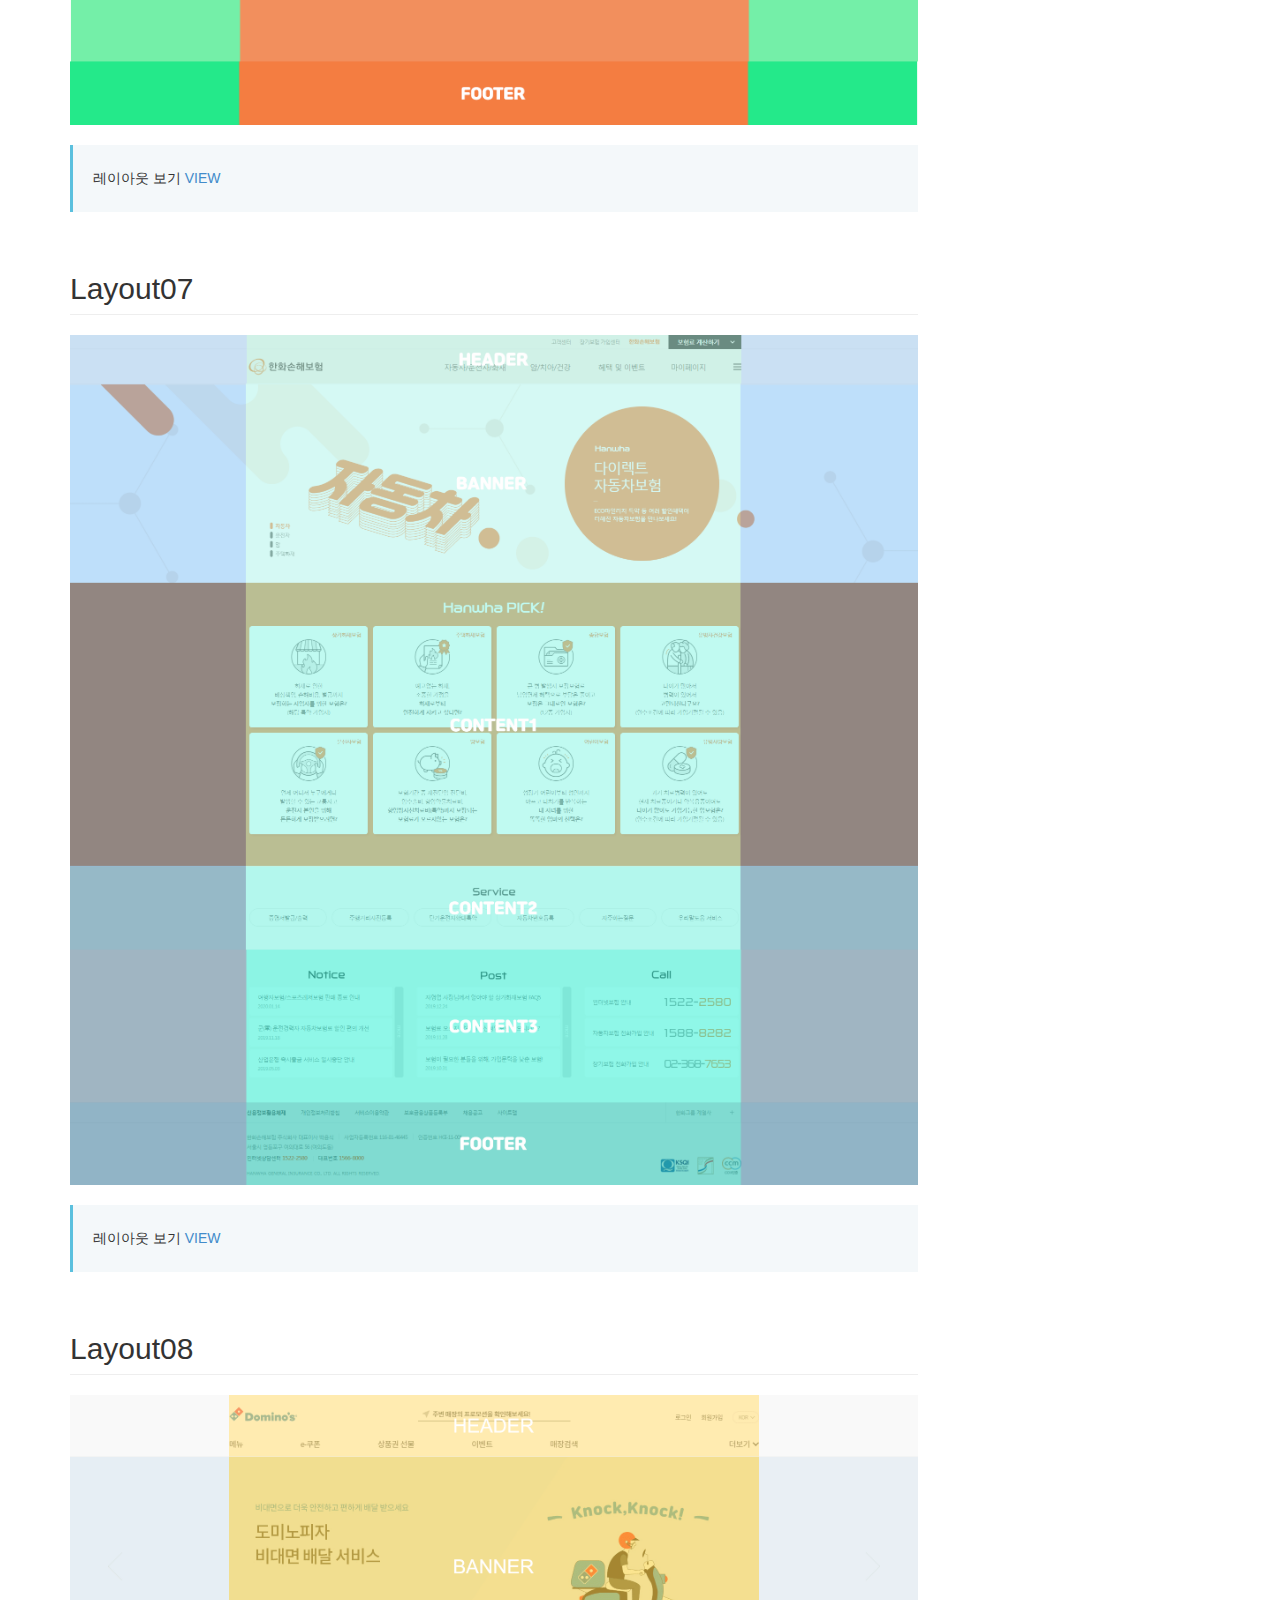
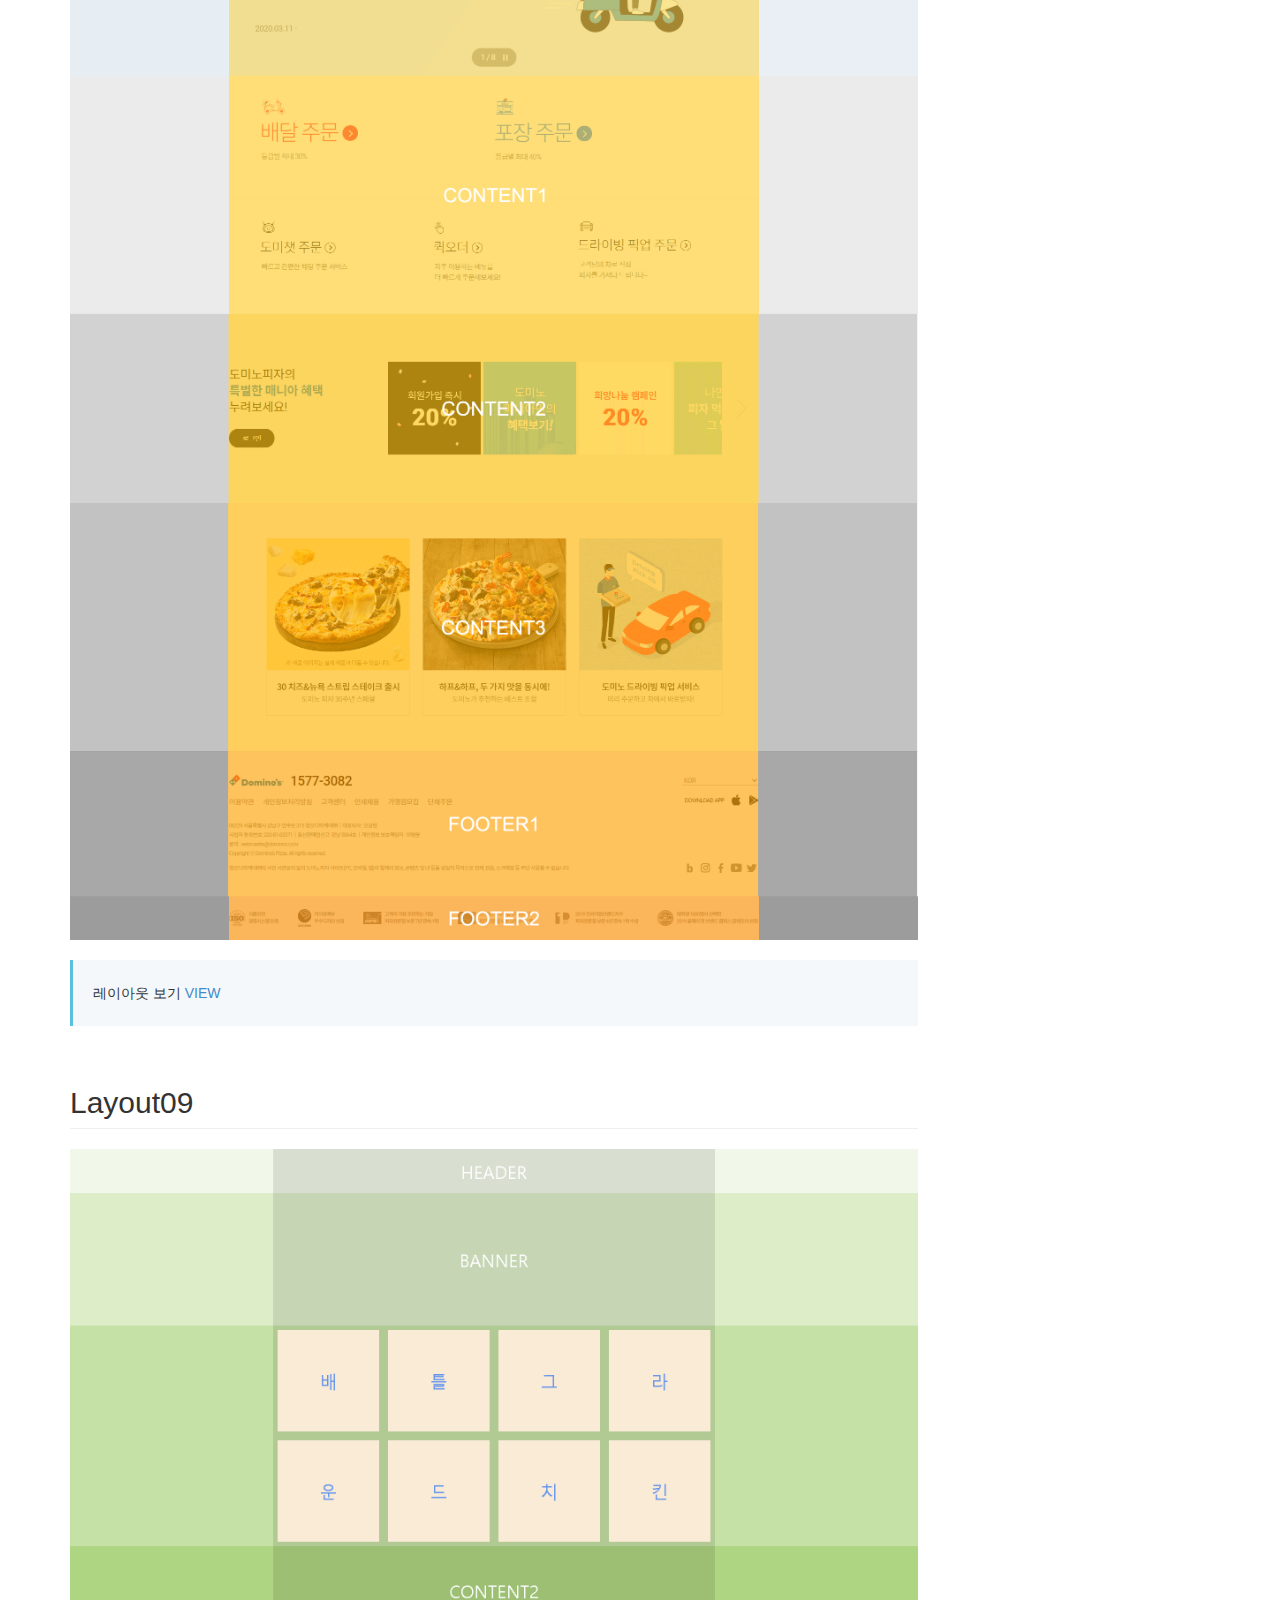
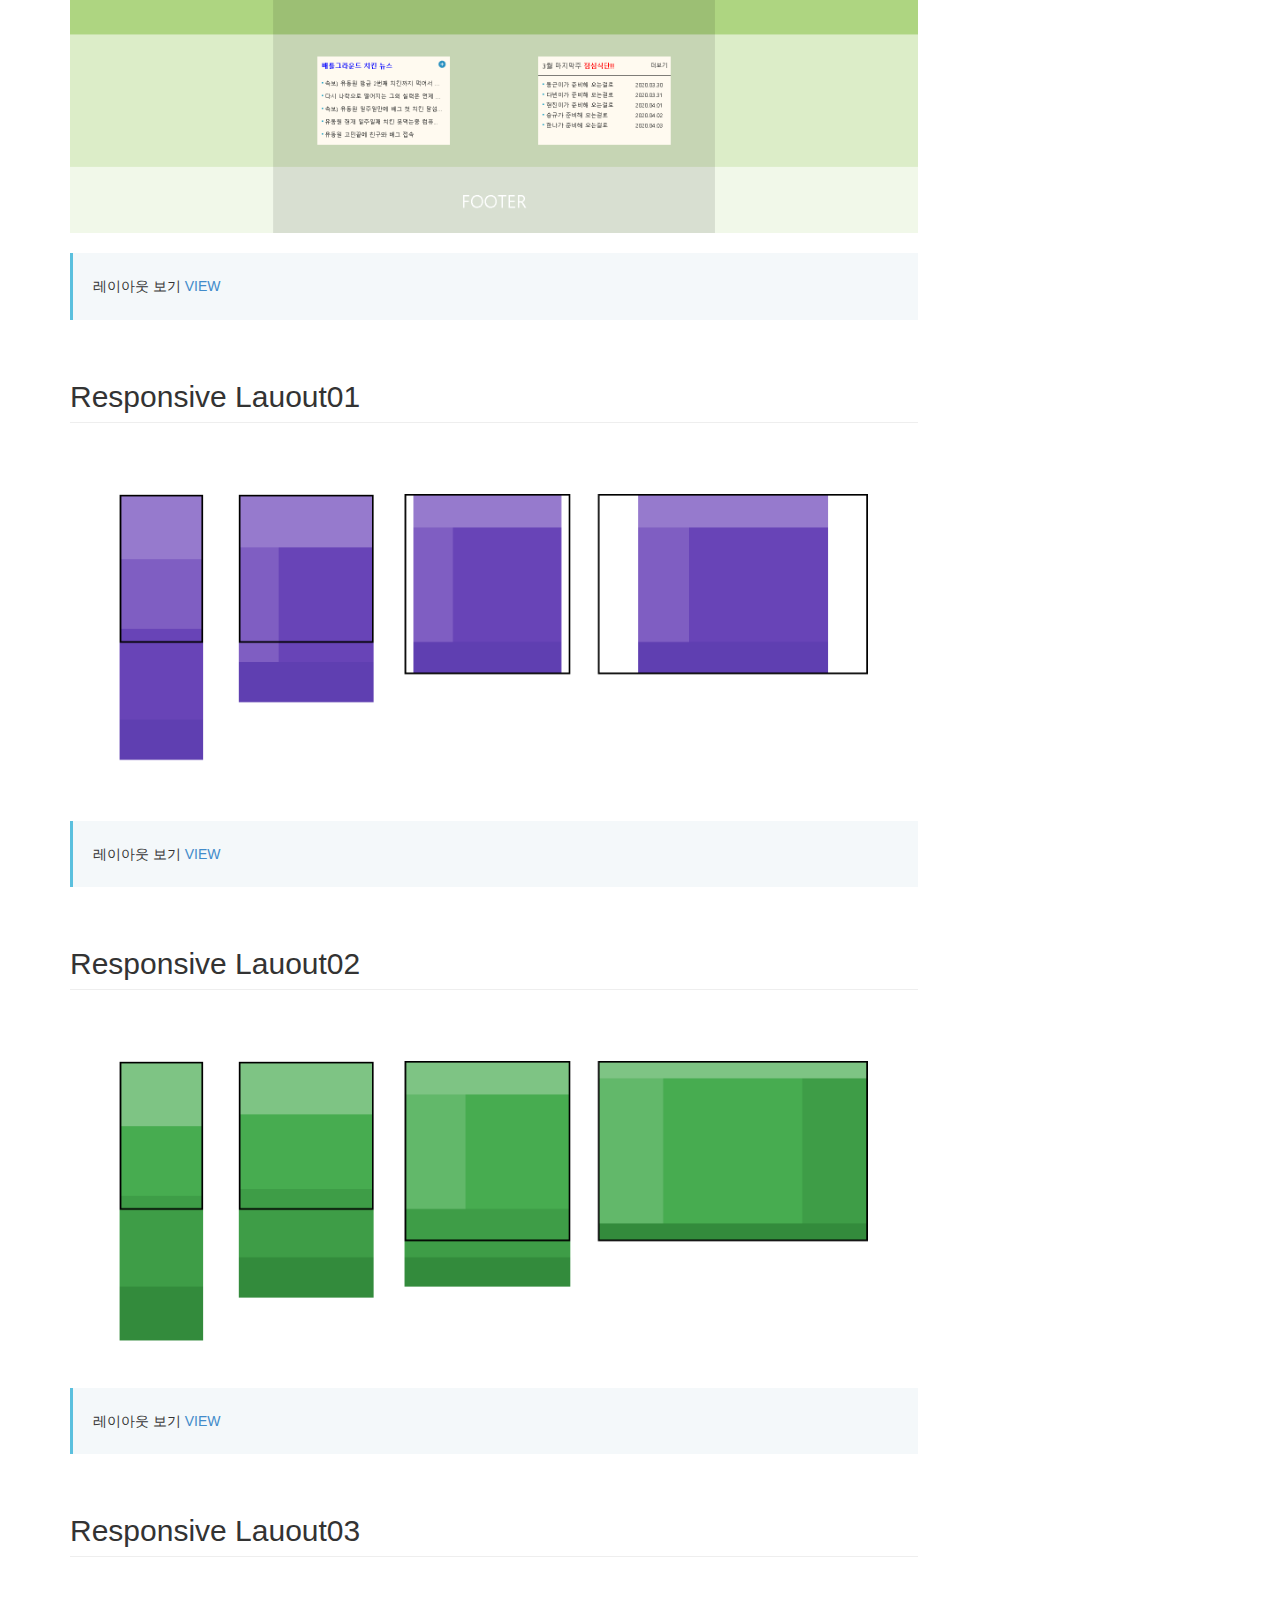
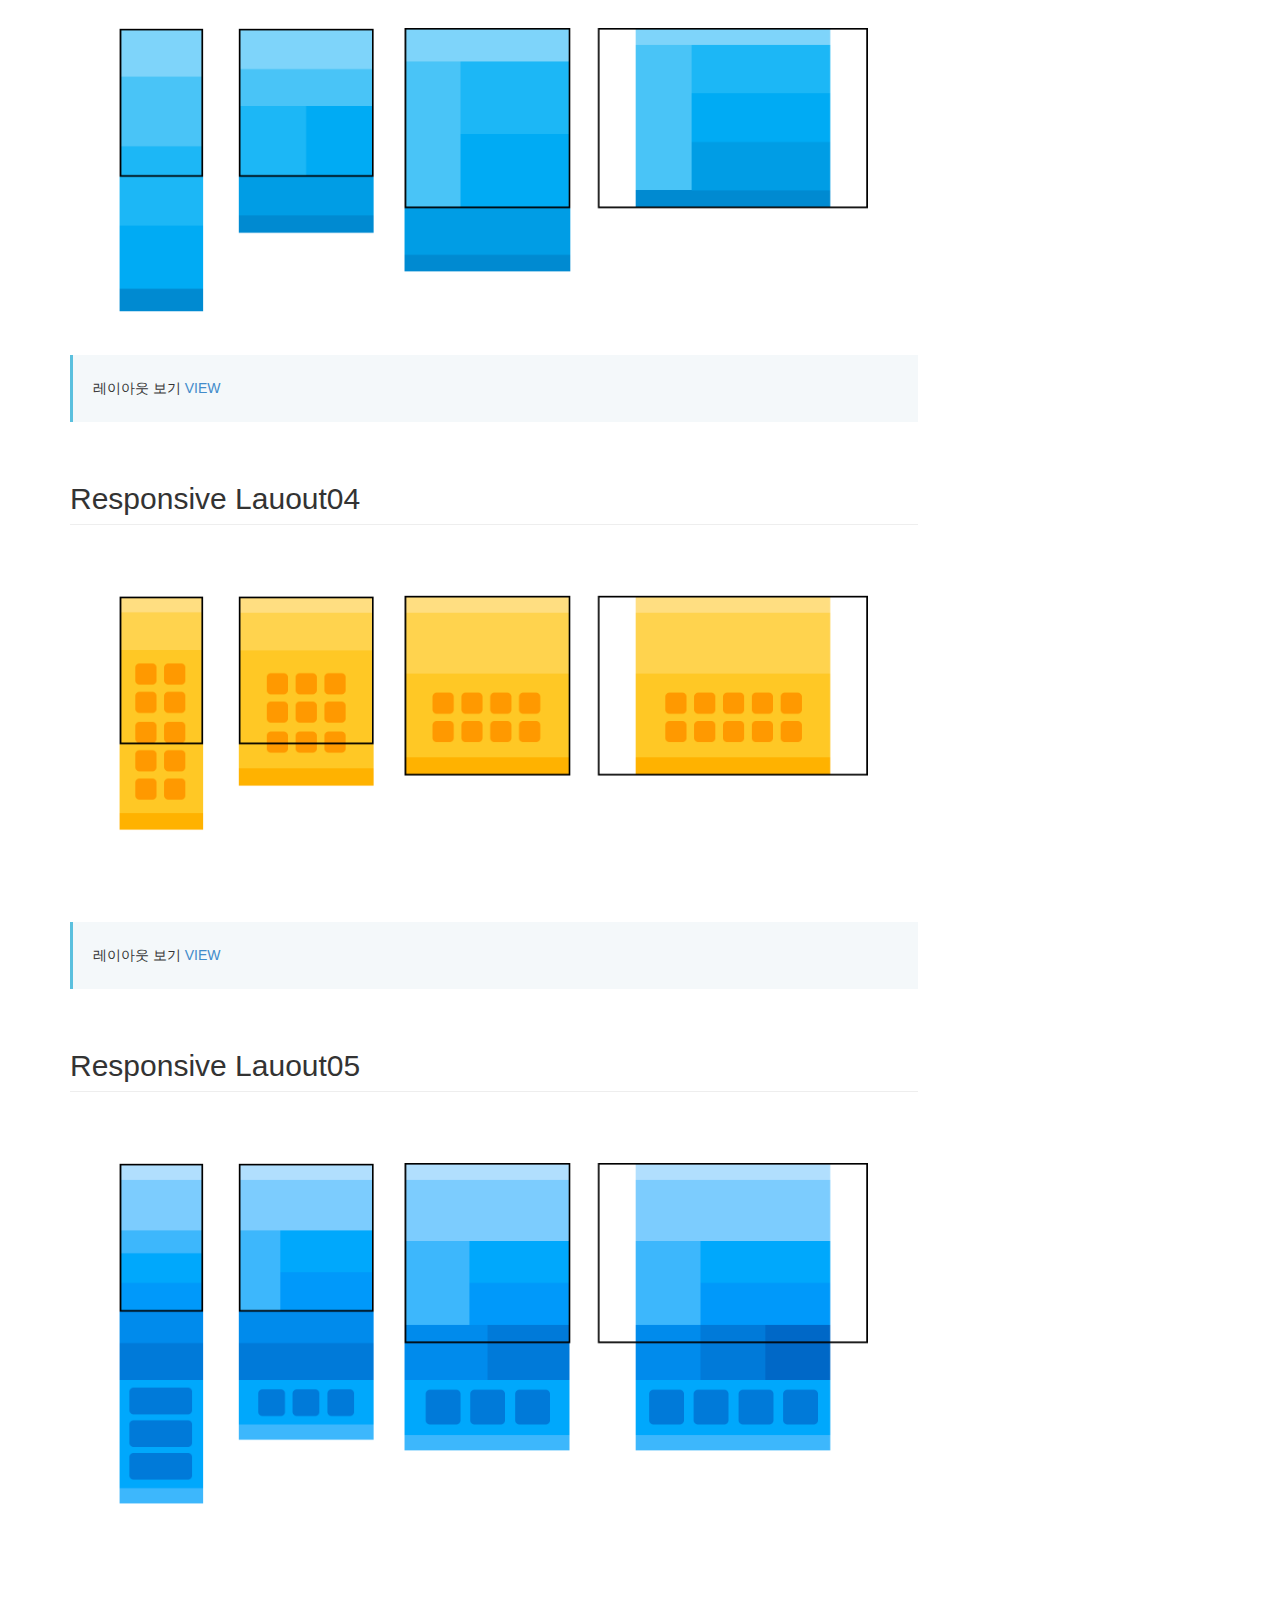
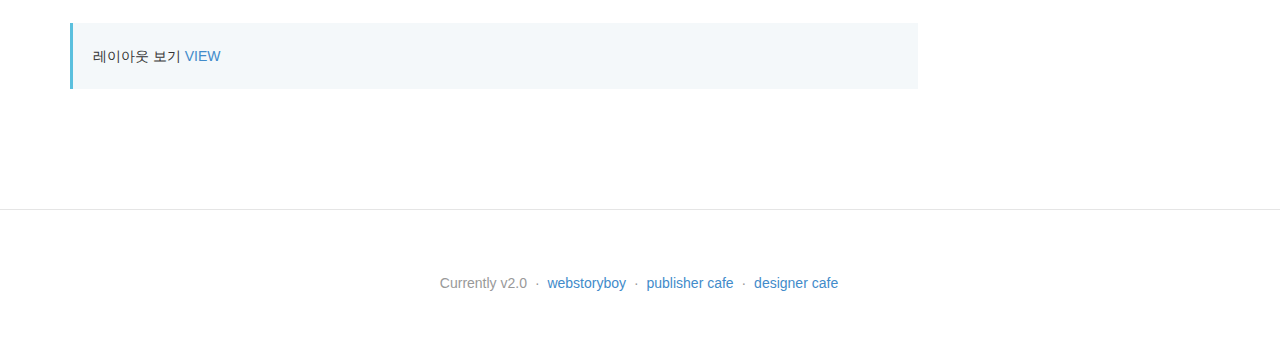
<file: layout/index.html>
<!DOCTYPE html>
<html lang="ko">

<head>
    <meta charset="UTF-8">
    <meta name="viewport" content="width=device-width, initial-scale=1">
    <meta name="author" content="YuDW">
    <meta name="description" content="레이아웃.">
    <meta name="keywords" content="웹스토리보이, 웹 퍼블리셔, 웹 표준, 웹 접근성, 화려한 디자인, webstoryboy, publisher, css3, html, markup, design, Webstoryboy">
    <title>YuDW | Webstoryboy | Layout</title>

    <!-- Bootstrap core CSS -->
    <link href="../assets/css/bootstrap.css" rel="stylesheet">
    <link href="../assets/css/docs.min.css" rel="stylesheet">
    <link href="../assets/css/prism.css" rel="stylesheet">

    <!-- 파비콘 -->
    <link rel="shortcut icon" href="../assets/ico/favicon.ico">
    <link rel="apple-touch-icon-precomposed" href="../assets/ico/favicon_114.png">
    <link rel="icon" href="../assets/ico/icon.png">
    <link rel="icon" href="../assets/ico/favicon_57.png" sizes="16x16">
    <link rel="icon" href="../assets/ico/favicon_72.png" sizes="32x32">
    <link rel="icon" href="../assets/ico/favicon_114.png" sizes="48x48">
    <link rel="icon" href="../assets/ico/favicon_114.png" sizes="64x64">
    <link rel="icon" href="../assets/ico/favicon_114.png" sizes="128x128">

    <!-- Facebook meta tags -->
    <meta property="og:type" content="article" />
    <meta property="og:title" content="웹스토리보이" />
    <meta property="og:url" content="https://webstoryboy.co.kr/" />
    <meta property="og:image" content="http://richclub8.dothome.co.kr/assets/ico/icon.png" />
    <meta property="og:site_name" content="웹스토리보이" />
    <meta property="og:description" content="웹과 관련된 정보를 제공합니다." />

    <!-- twitter meta tags -->
    <meta name="twitter:card" content="summary_large_image" />
    <meta name="twitter:site" content="@webstoryboy" />
    <meta name="twitter:title" content="웹스토리보이" />
    <meta name="twitter:description" content="웹과 관련된 정보를 제공합니다." />
    <meta property="twitter:image" content="http://richclub8.dothome.co.kr/assets/ico/icon.png" />

    <!-- 웹 폰트 -->
    <link href="https://fonts.googleapis.com/css?family=Nanum+Gothic" rel="stylesheet">
    <link href="https://fonts.googleapis.com/css?family=Nanum+Brush+Script" rel="stylesheet">
    <link href="https://fonts.googleapis.com/css?family=Abel" rel="stylesheet">
    <link href="https://fonts.googleapis.com/css?family=Gaegu&display=swap" rel="stylesheet">
    <link href="https://fonts.googleapis.com/css?family=Fredoka+One&display=swap" rel="stylesheet">

    <!-- HTML5 shim and Respond.js IE8 support of HTML5 elements and media queries -->
    <!--[if lt IE 9]>
		<script src="https://oss.maxcdn.com/libs/html5shiv/3.7.0/html5shiv.js"></script>
		<script src="https://oss.maxcdn.com/libs/respond.../assets2/js/1.4.2/respond.min.js"></script>
	<![endif]-->
</head>

<body>
    <a class="sr-only" href="#content">Skip to main content</a>

    <header class="navbar navbar-inverse navbar-static-top bs-docs-nav" role="banner">
        <div class="container">
            <div class="navbar-header">
                <button class="navbar-toggle" type="button" data-toggle="collapse" data-target=".bs-navbar-collapse">
                    <span class="sr-only">Toggle navigation</span>
                    <span class="icon-bar"></span>
                    <span class="icon-bar"></span>
                    <span class="icon-bar"></span>
                </button>
                <a href="../index.html" class="navbar-brand">WEB'S &lt;/doc&gt;</a>
            </div>
            <nav class="collapse navbar-collapse bs-navbar-collapse pull-right" role="navigation">
                <ul class="nav navbar-nav">
                    <li><a href="https://wiss.tistory.com/">Design</a></li>
                    <li><a href="https://webzz.tistory.com/">Coding</a></li>
                    <li><a href="https://wtss.tistory.com/">Tutor</a></li>
                    <li><a href="https://wess.tistory.com/">Edu</a></li>
                    <li><a href="https://wsss.tistory.com/">CSS</a></li>
                </ul>
            </nav>
        </div>
    </header>

    <div class="bs-header bgs3" id="content">
        <div class="container">
            <h1>Layout Practices v1.0 &lt;/doc&gt;</h1>
            <p><a href="http://ydw2389.dothome.co.kr" target="_blank">ydw2389.dothome.co.kr</a></p>
        </div>
    </div>

    <div class="container bs-docs-container">
        <div class="row">

            <div class="col-md-9" role="main">
                <!-- Intro1 -->
                <div class="bs-docs-section">
					<h2 id="intro1" class="page-header">Layout01</h2>
					<img src="img/layout01.gif" style="width:100%" alt="레이아웃01">
					<p class="bs-callout bs-callout-info">
                      레이아웃 보기 <a href="layout01.html">VIEW</a>
                      </p>
				</div>
				<!-- //Intro1 -->
                
                <!-- Intro2 -->
                <div class="bs-docs-section">
					<h2 id="intro2" class="page-header">Layout02</h2>
					<img src="img/layout02.gif" style="width:100%" alt="레이아웃02">
					<p class="bs-callout bs-callout-info">
                      레이아웃 보기 <a href="layout02.html">VIEW</a>
                      </p>
				</div>
				<!-- //Intro2 -->
                
                <!-- Intro3 -->
                <div class="bs-docs-section">
					<h2 id="intro3" class="page-header">Layout03</h2>
					<img src="img/layout03.gif" style="width:100%" alt="레이아웃03">
					<p class="bs-callout bs-callout-info">
                      레이아웃 보기 <a href="layout03.html">VIEW</a>
                      </p>
				</div>
				<!-- //Intro3 -->
                
                <!-- Intro4 -->
                <div class="bs-docs-section">
					<h2 id="intro4" class="page-header">Layout04</h2>
					<img src="img/layout04.gif" style="width:100%" alt="레이아웃04">
					<p class="bs-callout bs-callout-info">
                      레이아웃 보기 <a href="layout04.html">VIEW</a>
                      </p>
				</div>
				<!-- //Intro4 -->
                
                <!-- Intro5 -->
                <div class="bs-docs-section">
					<h2 id="intro5" class="page-header">Layout05</h2>
					<img src="img/layout05.gif" style="width:100%" alt="레이아웃05">
					<p class="bs-callout bs-callout-info">
                      레이아웃 보기 <a href="layout05.html">VIEW</a>
                      </p>
				</div>
				<!-- //Intro5 -->
                
                <!-- Intro6 -->
                <div class="bs-docs-section">
					<h2 id="intro6" class="page-header">Layout06</h2>
					<img src="img/layout06.gif" style="width:100%" alt="레이아웃06">
					<p class="bs-callout bs-callout-info">
                      레이아웃 보기 <a href="layout06.html">VIEW</a>
                      </p>
				</div>
				<!-- //Intro6 -->
                
                <!-- Intro7 -->
                <div class="bs-docs-section">
					<h2 id="intro7" class="page-header">Layout07</h2>
					<img src="img/layout07.gif" style="width:100%" alt="레이아웃07">
					<p class="bs-callout bs-callout-info">
                      레이아웃 보기 <a href="layout07.html">VIEW</a>
                      </p>
				</div>
				<!-- //Intro7 -->
                
                <!-- Intro8 -->
                <div class="bs-docs-section">
					<h2 id="intro8" class="page-header">Layout08</h2>
					<img src="img/layout08.gif" style="width:100%" alt="레이아웃08">
					<p class="bs-callout bs-callout-info">
                      레이아웃 보기 <a href="layout08.html">VIEW</a>
                      </p>
				</div>
				<!-- //Intro8 -->
                
                <!-- Intro9 -->
                <div class="bs-docs-section">
					<h2 id="intro9" class="page-header">Layout09</h2>
					<img src="img/layout09.gif" style="width:100%" alt="레이아웃09">
					<p class="bs-callout bs-callout-info">
                      레이아웃 보기 <a href="layout09.html">VIEW</a>
                      </p>
				</div>
                <!-- //Intro9 -->
                
                <!-- Intro10 -->
                <div class="bs-docs-section">
					<h2 id="intro10" class="page-header">Responsive Lauout01</h2>
					<img src="img/Responsive Layout01.png" style="width:100%" alt="반응형 레이아웃01">
					<p class="bs-callout bs-callout-info">
                      레이아웃 보기 <a href="layout21.html">VIEW</a>
                      </p>
				</div>
                <!-- //Intro10 -->
                
                <!-- Intro11 -->
                 <div class="bs-docs-section">
					<h2 id="intro11" class="page-header">Responsive Lauout02</h2>
					<img src="img/Responsive Layout02.png" style="width:100%" alt="반응형 레이아웃02">
					<p class="bs-callout bs-callout-info">
                      레이아웃 보기 <a href="layout22.html">VIEW</a>
                      </p>
				</div>
                <!-- //Intro11 -->
                
                <!-- Intro12 -->
                <div class="bs-docs-section">
					<h2 id="intro12" class="page-header">Responsive Lauout03</h2>
					<img src="img/Responsive Layout03.png" style="width:100%" alt="반응형 레이아웃03">
					<p class="bs-callout bs-callout-info">
                      레이아웃 보기 <a href="layout23.html">VIEW</a>
                      </p>
				</div>
                <!-- //Intro12 -->
                
                <!-- Intro13 -->
                <div class="bs-docs-section">
					<h2 id="intro13" class="page-header">Responsive Lauout04</h2>
					<img src="img/Responsive Layout04.png" style="width:100%" alt="반응형 레이아웃04">
					<p class="bs-callout bs-callout-info">
                      레이아웃 보기 <a href="layout24.html">VIEW</a>
                      </p>
				</div>
                <!-- //Intro13 -->
                
                <!-- Intro14 -->
                <div class="bs-docs-section">
					<h2 id="intro14" class="page-header">Responsive Lauout05</h2>
					<img src="img/Responsive layout05.png" style="width:100%" alt="반응형 레이아웃05">
					<p class="bs-callout bs-callout-info">
                      레이아웃 보기 <a href="layout25.html">VIEW</a>
                      </p>
				</div>
				<!-- //Intro14 -->

                
            </div>
            <!-- //col-md-9 -->


            <!-- //col-md-3 -->
            <div class="col-md-3">
                <div class="bs-sidebar hidden-print" role="complementary">
                    <ul class="nav bs-sidenav">
                        <li><a href="#intro1">Layout01</a></li>
                        <li><a href="#intro2">Layout02</a></li>                        
                        <li><a href="#intro3">Layout03</a></li>
                        <li><a href="#intro4">Layout04</a></li>
                        <li><a href="#intro5">Layout05</a></li>
                        <li><a href="#intro6">Layout06</a></li>
                        <li><a href="#intro7">Layout07</a></li>
                        <li><a href="#intro8">Layout08</a></li>
                        <li><a href="#intro9">Layout09</a></li>
                        <li><a href="#intro10">Responsive Layout01</a></li>
                        <li><a href="#intro11">Responsive Layout02</a></li>
                        <li><a href="#intro12">Responsive Layout03</a></li>
                        <li><a href="#intro13">Responsive Layout04</a></li>
                        <li><a href="#intro14">Responsive Layout05</a></li>
                    </ul>
                </div>
            </div>
            <!--//col-md-3 -->
        </div>
        <!-- //row -->
    </div>
    <!-- //container -->


    <!-- Footer -->
    <footer class="bs-footer" role="contentinfo">
        <div class="container">
            <ul class="footer-links muted">
                <li>Currently v2.0</li>
                <li>&middot;</li>
                <li><a href="https://webstoryboy.github.io/w9/html/">webstoryboy</a></li>
                <li>&middot;</li>
                <li><a href="http://cafe.naver.com/crossbrowsing" target="_blank">publisher cafe</a></li>
                <li>&middot;</li>
                <li><a href="http://cafe.daum.net/flairdesignlink" target="_blank">designer cafe</a></li>
            </ul>
        </div>
    </footer>
    <!-- //Footer -->


    <!-- Bootstrap core JavaScript -->
    <script src="../assets/js/jquery-1.9.1.min.js"></script>
    <script src="../assets/js/bootstrap.min.js"></script>
    <script src="../assets/js/docs.min.js"></script>
    <script src="../assets/js/prism.js"></script>
</body>

</html>
</file>
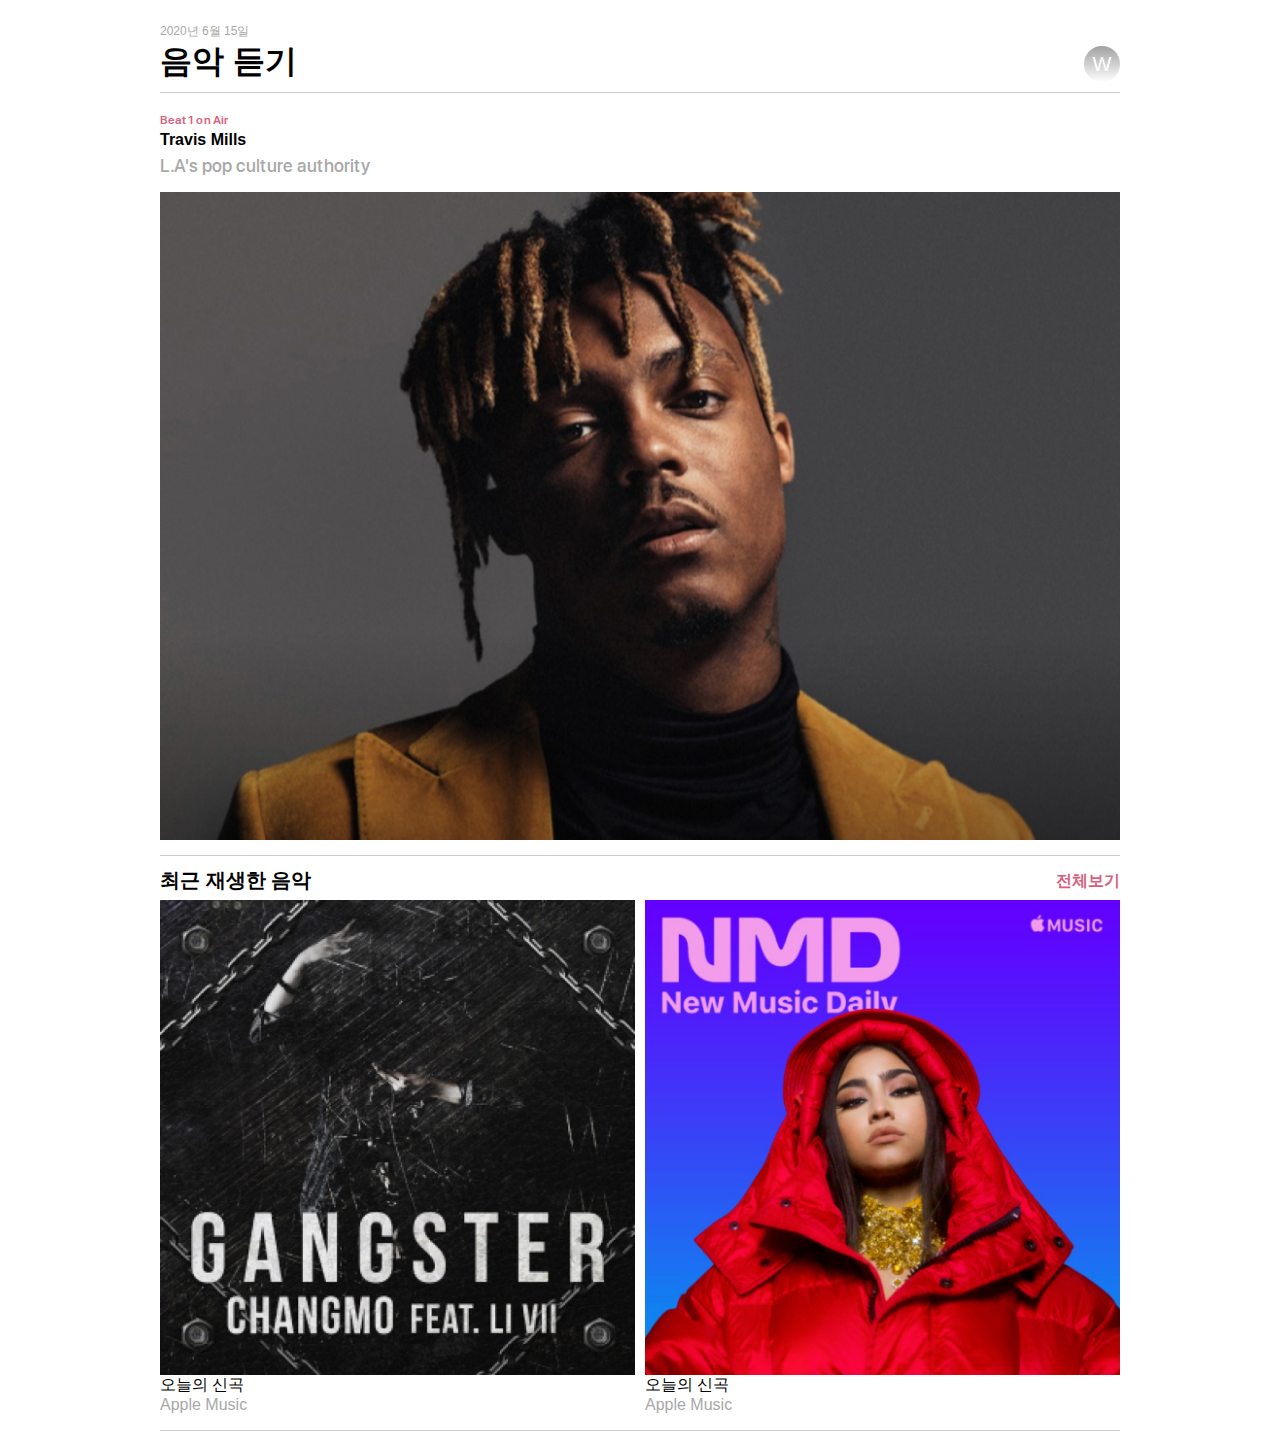
<file: music/index.html>
<!DOCTYPE html>
<html lang="en">

<head>
    <meta charset="UTF-8">
    <meta name="viewport" content="width=device-width, initial-scale=1.0">
    <title>Document</title>
    <link rel="stylesheet" href="../assets/css/fonts.css">
    <link rel="stylesheet" href="assets/css/style.css">
    <link rel="stylesheet" href="assets/css/reset.css">

</head>

<body>
    <div id="header">
        <div class="container">
            <div class="row">
                <time class="header-data">2020년 6월 15일</time>
                <h1 class="header-title">음악 듣기</h1>
                <div class="header-id">W</div>
            </div>
        </div>
    </div>
    <main>
        <section id="mainBanner">
            <div class="container">
                <div class="row">
                    <div class="banner">
                        <div class="banner-title">
                            <span class="bt-stit">Beat1 on Air</span>
                            <h2 class="bt-tit">Travis Mills</h2>
                            <p class="bt-desc">L.A's pop culture authority</p>
                        </div>
                        <picture>
                            <source srcset="assets/img/Rectangle4@3x.jpg" media="(min-width: 800px)">
                            <source srcset="assets/img/Rectangle4@2x.jpg" media="(min-width: 600px)">
                            <img srcset="assets/img/Rectangle4.jpg 1x, 
                                    assets/img/Rectangle4@2x.jpg 2x,
                                    assets/img/Rectangle4@3x.jpg 3x" src="assets/img/Rectangle4.jpg" alt="이미지">
                        </picture>
                    </div>
                </div>
            </div>
        </section>

        <section id="recentMusic">
            <div class="container">
                <div class="row">
                    <div class="rm-tit">
                        <span class="rm-tit-left">최근 재생한 음악</span>
                        <span class="rm-tit-right">전체보기</span>
                    </div>
                    <div class="rm-img">
                        <div class="rm-slide1">
                            <picture>
                                <source srcset="assets/img/Rectangle11@3x.jpg" media="(min-width: 800px)">
                                <source srcset="assets/img/Rectangle11@2x.jpg" media="(min-width: 600px)">
                                <img srcset="assets/img/Rectangle11.jpg 1x, 
                                    assets/img/Rectangle11@2x.jpg 2x,
                                    assets/img/Rectangle11@3x.jpg 3x" src="assets/img/Rectangle11.jpg" alt="이미지">
                            </picture>
                            <p>오늘의 신곡</p>
                            <span>Apple Music</span>
                        </div>
                        <div class="rm-slide2">
                            <picture>
                                <source srcset="assets/img/Rectangle12@3x.jpg" media="(min-width: 800px)">
                                <source srcset="assets/img/Rectangle12@2x.jpg" media="(min-width: 600px)">
                                <img srcset="assets/img/Rectangle12.jpg 1x, 
                                        assets/img/Rectangle12@2x.jpg 2x,
                                        assets/img/Rectangle12@3x.jpg 3x" src="assets/img/Rectangle12.jpg" alt="이미지">
                            </picture>
                            <p>오늘의 신곡</p>
                            <span>Apple Music</span>
                        </div>
                    </div>
                </div>
            </div>
        </section>
        <section id="nextProgram"></section>
    </main>

</body>

</html>
</file>
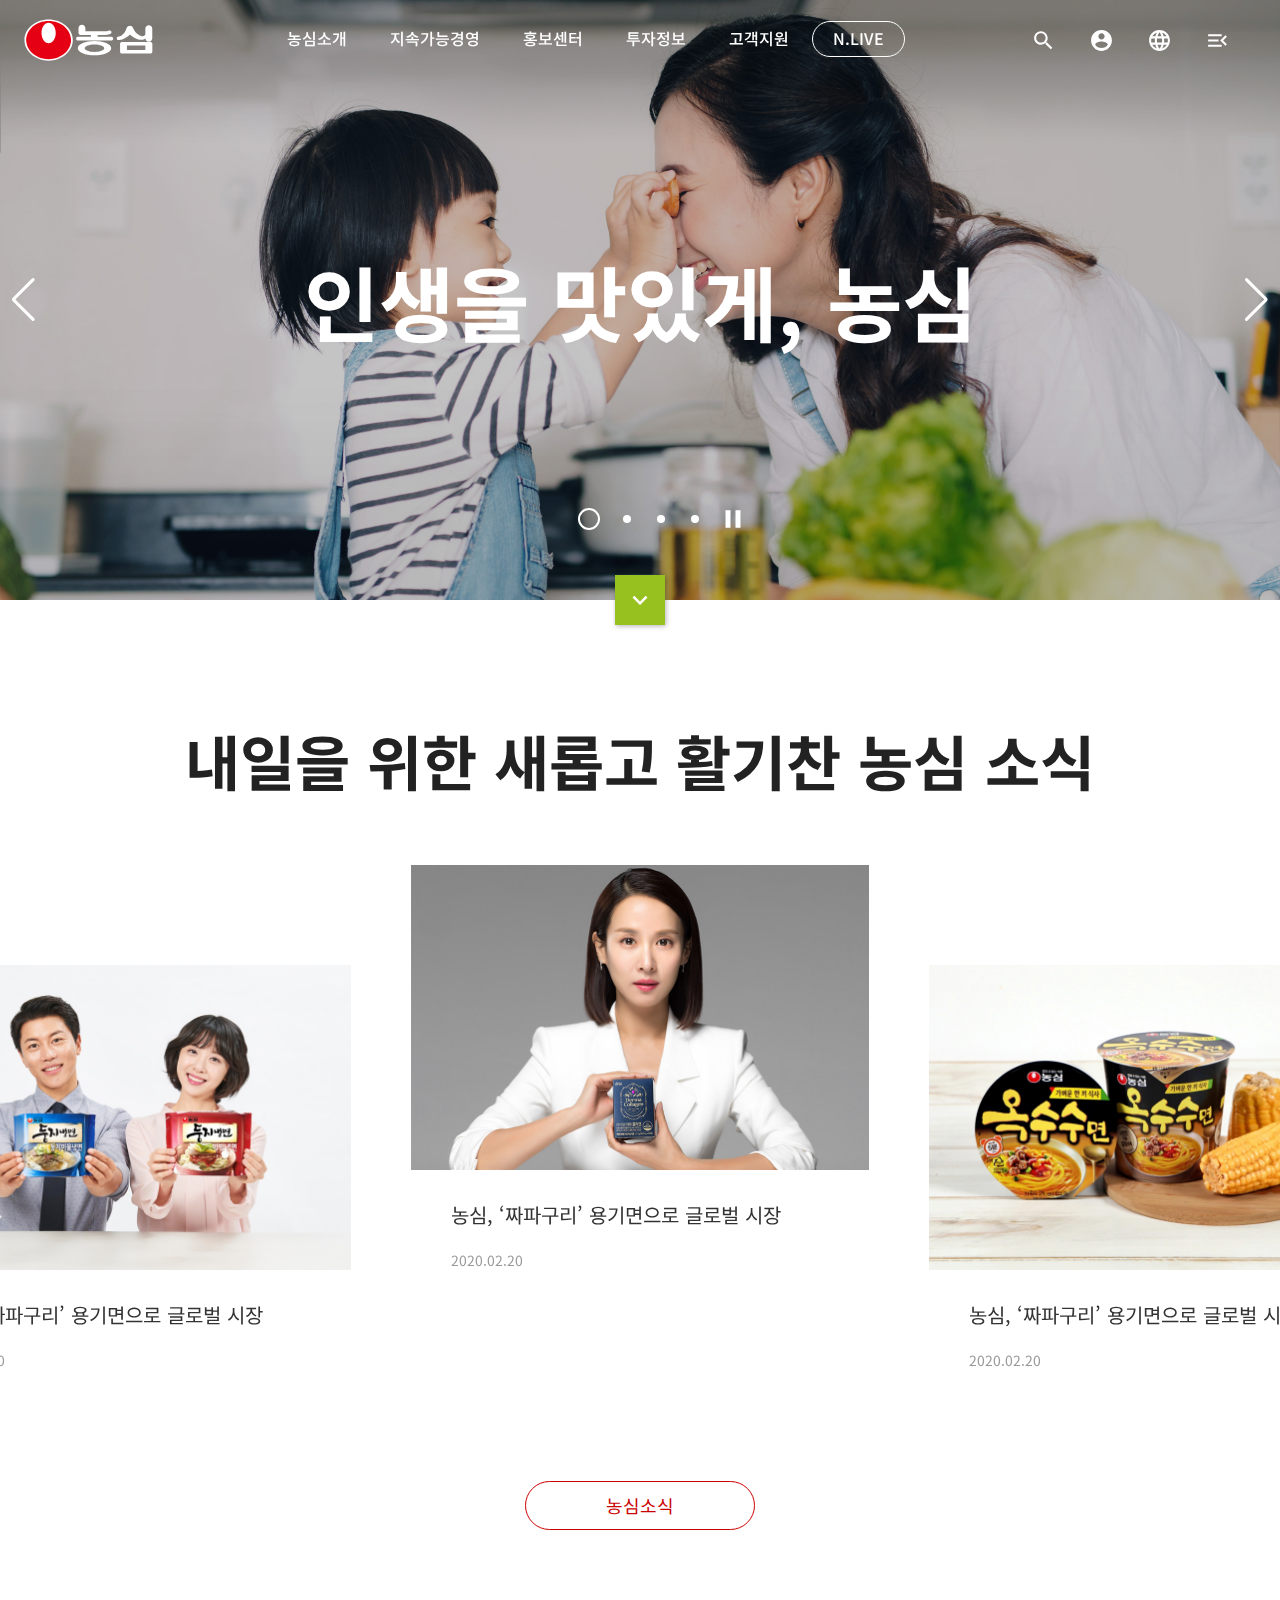
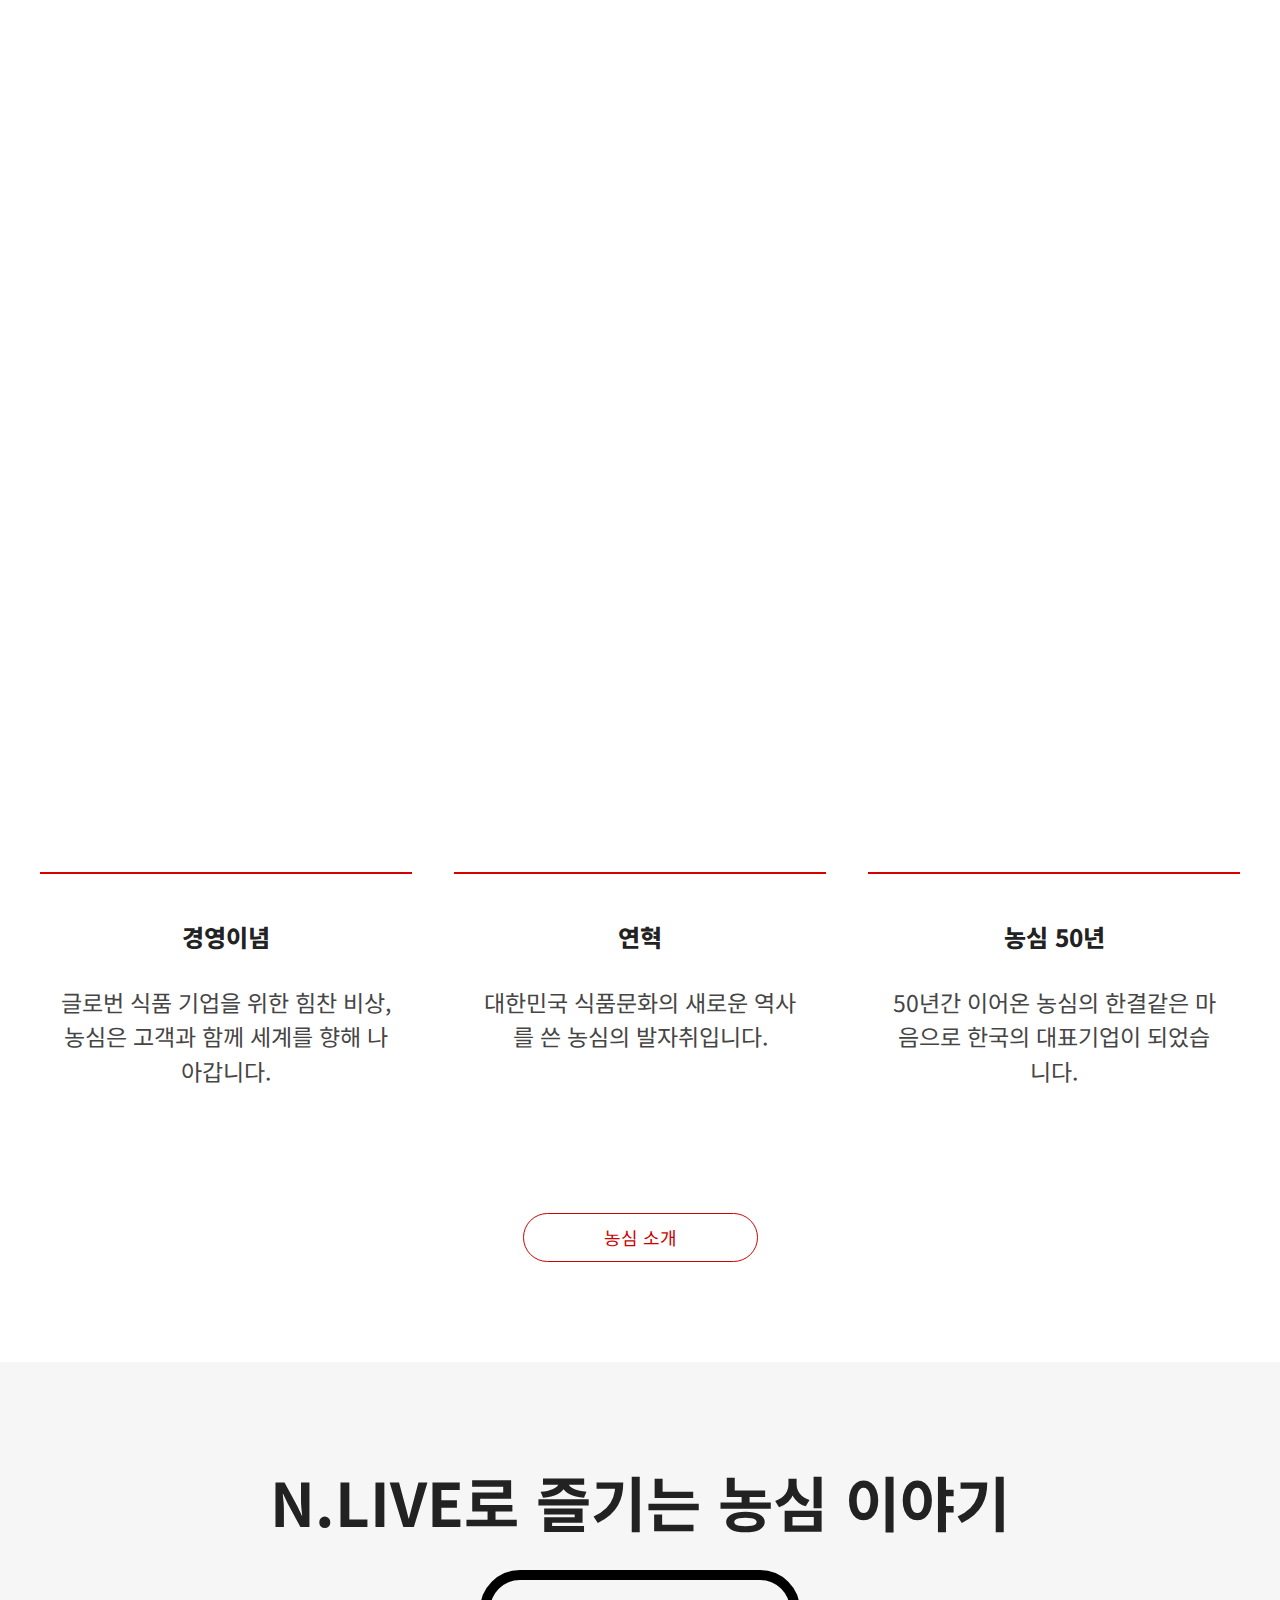
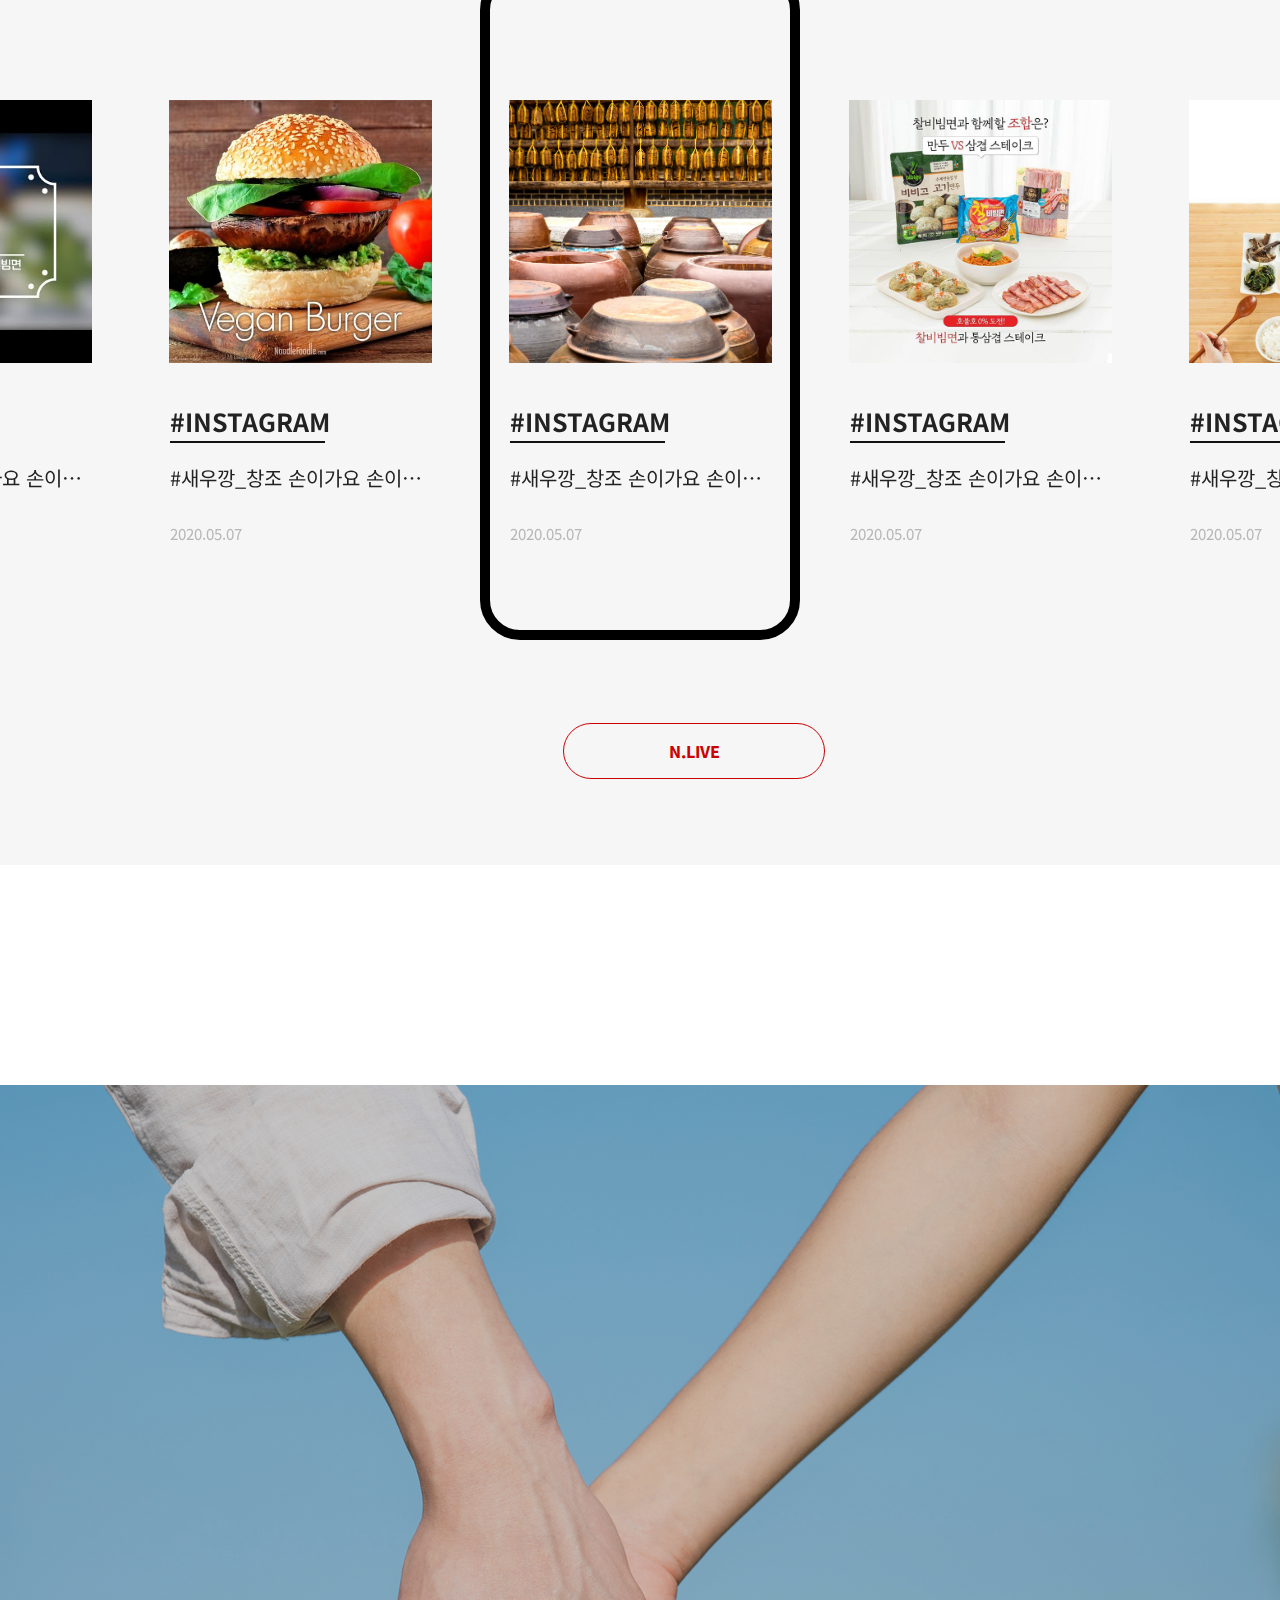
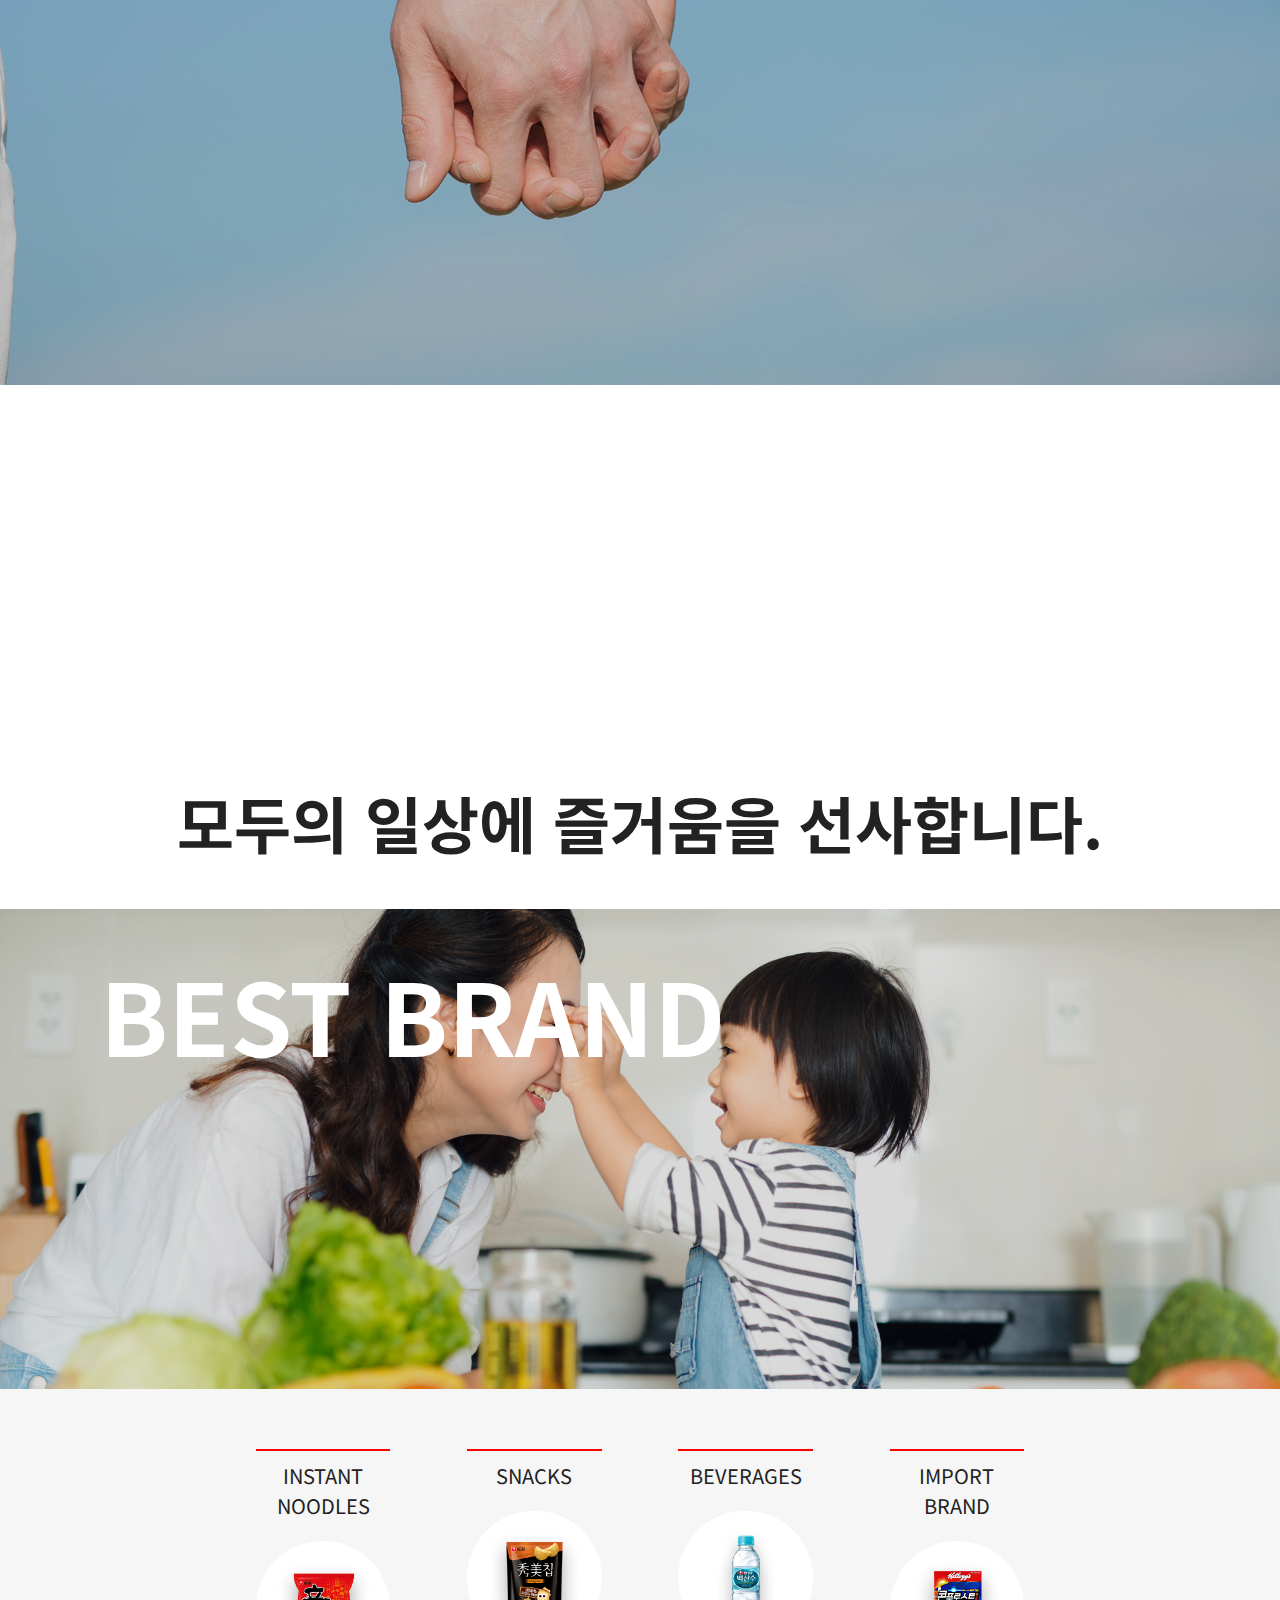
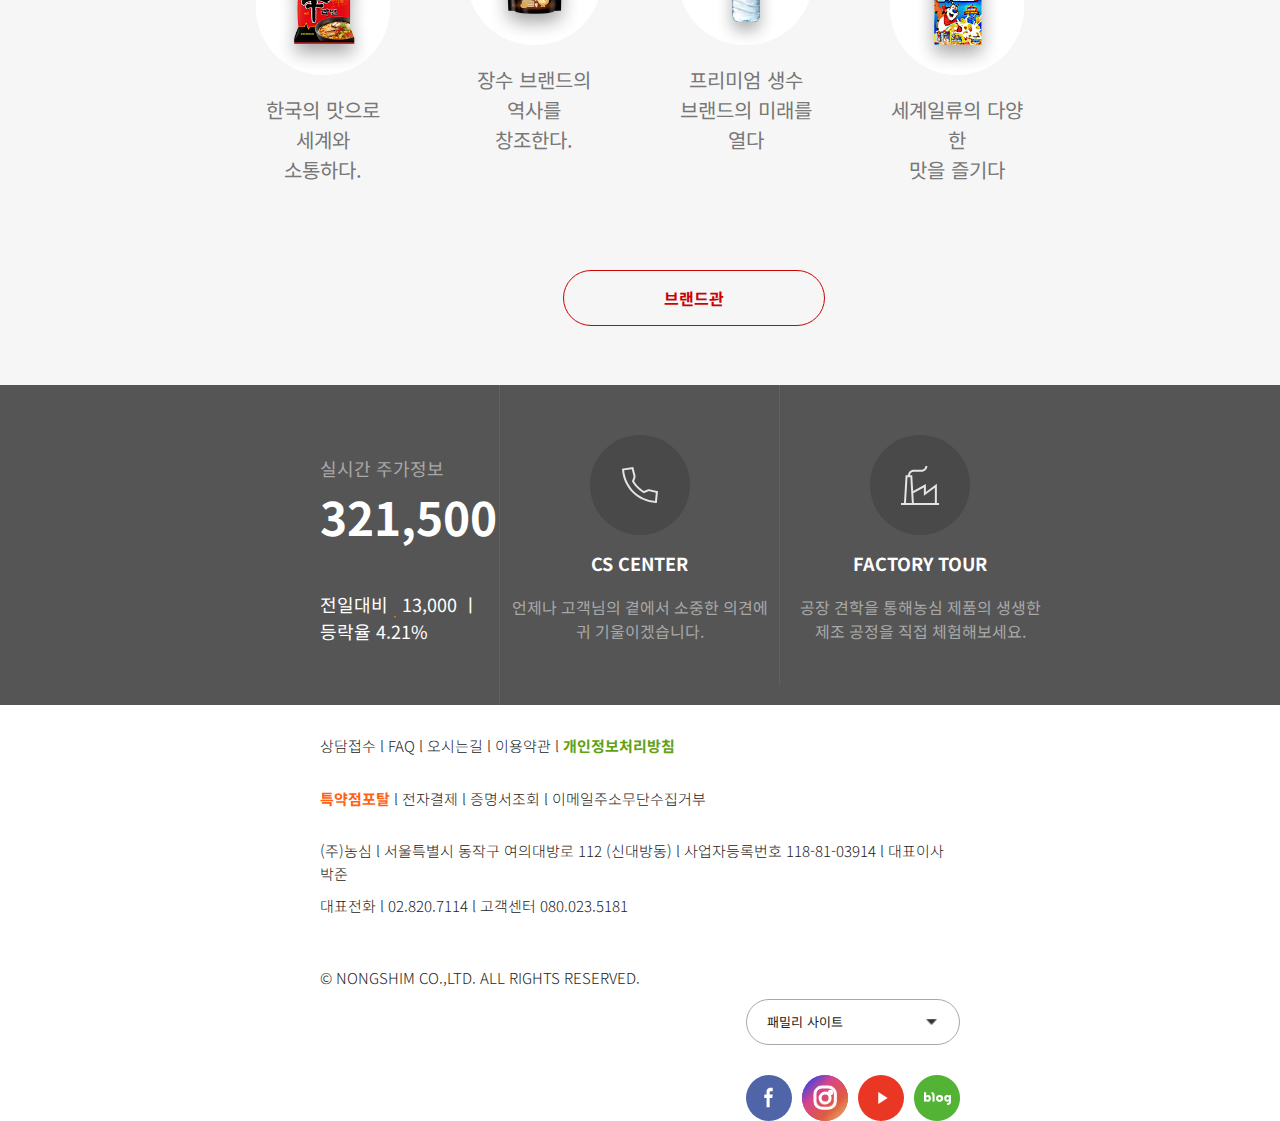
<file: nongsim/index.html>
<!DOCTYPE html>
<html lang="ko">

<head>
    <meta charset="UTF-8">
    <meta name="viewport" content="width=device-width, initial-scale=1.0">
    <meta name="title" content="Nongshim">
    <meta name="author" content="skyhyunjinlee">
    <meta name="description" content="농심은 창립 이후 50여 년 동안 한국의 식문화를 이끌어온 식품전문기업입니다.">
    <meta name="keywords" content="농심, nongshim, 農心 , 농심그룹, 농심 홈페이지, 식품기업, 식품회사, 라면회사, 라면제조사">
    <title>농심</title>

    <!-- meta -->
    <meta property="og:title" content="농심">
    <meta property="og:url" content="http://skyhyunjinlee.dothome.co.kr">
    <meta property="og:image" content="https://webstoryboy.github.io/apple/assets/icon/icon.jpg">
    <meta property="og:description" content="농심은 창립 이후 50여 년 동안 한국의 식문화를 이끌어온 식품전문기업입니다.">
    <meta name="twitter:card" content="summary">
    <meta name="twitter:title" content="농심">
    <meta name="twitter:url" content="http://skyhyunjinlee.dothome.co.kr">
    <meta name="twitter:image" content="https://webstoryboy.github.io/apple/assets/icon/icon.jpg">
    <meta name="twitter:description" content="농심은 창립 이후 50여 년 동안 한국의 식문화를 이끌어온 식품전문기업입니다.">

    <!-- style -->
    <link rel="stylesheet" href="assets/css/reset.css">
    <link rel="stylesheet" href="assets/css/style.css">
    <link rel="stylesheet" href="assets/css/swiper.css">

    <!-- icon -->
    <link rel="shortcut icon" href="http://www.nongshim.com/resources2/images/favicon.ico">
    <link rel="apple-touch-icon-precomposed" href="assets/icons/icon.png">

    <!-- 웹 폰트 -->
    <link href="https://fonts.googleapis.com/css2?family=Noto+Sans+KR:wght@100;300;400;500;700;900&display=swap"
        rel="stylesheet">
</head>

<body>
    <header id="header">
        <div class="header">
            <h1>
                <svg x="0px" y="0px" width="133.5px" height="42.66px" viewBox="0 0 133.5 42.66">
                    <path class="tx" d="M122.1,20.287c0.016,1.912,1.549,3.463,3.461,3.463c1.914,0,3.463-1.55,3.463-3.463v-9.566
                        c0-1.913-1.549-3.463-3.463-3.463c-1.912,0-3.461,1.55-3.461,3.463l0.016,5.645c0,0-0.436,1.881-2.495,1.961
                        c-2.062,0.079-7.646-2.813-9.688-8.158c-0.73-1.786-1.748-2.495-3.326-2.495c-1.562,0-2.883,0.995-3.313,2.456
                        c-1.935,6.374-6.489,8.345-7.916,8.444c-1.11,0.109-1.862,0.833-1.862,1.812c0,0.98,0.752,1.624,1.902,1.624
                        c2.495,0,7.487-1.544,11.25-5.585C110.667,20.347,118.896,23.912,122.1,20.287" />
                    <path class="tx"
                        d="M57.05,16.928c-1,0-1.81-0.81-1.81-1.81l0.011-4.872c0-1.912,1.55-3.463,3.463-3.463
                        c1.912,0,3.424,1.551,3.424,3.463v3.09h19.838c2.229,0,2.908-0.488,3.615-0.713c0.989-0.317,2.092-0.103,2.512,0.84
                        c0.42,0.943-0.072,1.885-0.875,2.404c-0.805,0.519-2.607,1.034-5.252,1.034h-7.575v1.902l13.726,0.032c1,0,1.81,0.81,1.81,1.81
                        c0,0.999-0.81,1.809-1.81,1.809H54.673c-0.999,0-1.809-0.81-1.809-1.809c0-1,0.81-1.81,1.809-1.81l12.954-0.032V16.9L57.05,16.928z" />
                    <path class="tx" d="M54.529,30.211c0-3.925,7.487-7.108,16.723-7.108c9.234,0,16.722,3.183,16.722,7.108
                        s-7.487,7.107-16.722,7.107C62.017,37.318,54.529,34.136,54.529,30.211 M71.252,33.908c5.383,0,9.748-1.655,9.748-3.697
                        s-4.365-3.697-9.748-3.697c-5.385,0-9.749,1.655-9.749,3.697S65.867,33.908,71.252,33.908" />
                    <path class="tx"
                        d="M96.835,25.754c0-1,0.81-1.809,1.81-1.809h28.641c0.999,0,1.809,0.809,1.809,1.809v8.022
	                    c0,0.999-0.81,1.81-1.809,1.81H98.645c-1,0-1.81-0.811-1.81-1.81V25.754z M103.695,31.994h18.42v-4.517h-18.42V31.994z" />
                    <path fill="#FFFFFF" d="M25.378,42.66c13.35,0,24.171-9.229,24.171-20.609c0-11.383-10.821-20.61-24.171-20.61
	                    c-13.349,0-24.171,9.227-24.171,20.61C1.207,33.432,12.029,42.66,25.378,42.66" />
                    <path fill="#E50013"
                        d="M2.938,22.051c0-10.568,10.047-19.134,22.44-19.134c12.394,0,22.44,8.566,22.44,19.134
                        c0,10.566-10.046,19.133-22.44,19.133C12.985,41.184,2.938,32.617,2.938,22.051 M25.378,25.294c3.937,0,7.128-4.593,7.128-10.259
                        c0-5.665-3.191-10.259-7.128-10.259s-7.127,4.594-7.127,10.259C18.251,20.701,21.441,25.294,25.378,25.294" />
                </svg>
            </h1>
            <nav id="nav" class="nav">
                <ul>
                    <li><a href="sub/hotel/hotel.html"><span>농심소개</span></a></li>
                    <li><a href="sub/yulchon/yulchon.html"><span>지속가능경영</span></a></li>
                    <li><a href="#"><span>홍보센터</span></a></li>
                    <li><a href="#"><span>투자정보</span></a></li>
                    <li><a href="#"><span>고객지원</span></a></li>
                    <li class="live"><a href="#">N.LIVE</a></li>
                </ul>
            </nav>
            <ul class="side-nav">
                <li><a href="#"><img src="assets/img/icon-search.svg" alt="검색"></a></li>
                <li><a href="#"><img src="assets/img/icon-account.svg" alt="로그인"></a></li>
                <li><a href="#"><img src="assets/img/icon-language.svg" alt="언어"></a></li>
                <li><a href="#"><img src="assets/img/icon-menu.svg" alt="전체메뉴"></a></li>
            </ul>
        </div>
    </header>
    <!-- //header -->
<main id="contents">
    <section id="banner" class="show">
        <div class="swiper-container">
            <div class="swiper-wrapper">
                <div class="swiper-slide">
                    <h2>인생을 맛있게, 농심</h2>
                    <img src="assets/img/ban1.jpg" alt="인생을 맛있게, 농심">
                </div>
                <div class="swiper-slide">
                    <h2>인생을 맛있게, 농심</h2>
                    <img src="assets/img/ban2.jpg" alt="인생을 맛있게, 농심">
                </div>
                <div class="swiper-slide">
                    <h2>인생을 맛있게, 농심</h2>
                    <img src="assets/img/ban3.jpg" alt="인생을 맛있게, 농심">
                </div>
                <div class="swiper-slide">
                    <h2>인생을 맛있게, 농심</h2>
                    <img src="assets/img/ban4.jpg" alt="인생을 맛있게, 농심">
                </div>
            </div>
            <div class="swiper-pagination"></div>
            <div class="swiper-button-prev"></div>
            <div class="swiper-button-next"></div>
        </div>
        <div class="btn-quick">
            <a href="#"><img src="assets/img/icon-arrow.svg" alt="다음 섹션 가기"></a>
        </div>
    </section>
    <!-- //banner -->

    <section id="news">
        <h2>내일을 위한 새롭고 활기찬 농심 소식</h2>
        <div class="notice">
            <div class="swiper-container">
                <div class="swiper-wrapper">
                    <div class="swiper-slide">
                        <figure>
                            <img src="assets/img/sbanner01.jpg" alt="농심1">
                        </figure>
                        <div class="info">
                            <h3>농심, ‘짜파구리’ 용기면으로 글로벌 시장</h3>
                            <time>2020.02.20</time>
                            <a href="#" class="more">more</a>
                        </div>
                    </div>
                    <div class="swiper-slide">
                        <figure>
                            <img src="assets/img/sbanner02.jpg" alt="농심1">
                        </figure>
                        <div class="info">
                            <h3>농심, ‘짜파구리’ 용기면으로 글로벌 시장</h3>
                            <time>2020.02.20</time>
                            <a href="#" class="more">more</a>
                        </div>
                    </div>
                    <div class="swiper-slide">
                        <figure>
                            <img src="assets/img/sbanner03.jpg" alt="농심1">
                        </figure>
                        <div class="info">
                            <h3>농심, ‘짜파구리’ 용기면으로 글로벌 시장</h3>
                            <time>2020.02.20</time>
                            <a href="#" class="more">more</a>
                        </div>
                    </div>
                    <div class="swiper-slide">
                        <figure>
                            <img src="assets/img/sbanner04.jpg" alt="농심1">
                        </figure>
                        <div class="info">
                            <h3>농심, ‘짜파구리’ 용기면으로 글로벌 시장</h3>
                            <time>2020.02.20</time>
                            <a href="#" class="more">more</a>
                        </div>
                    </div>
                    <div class="swiper-slide">
                        <figure>
                            <img src="assets/img/sbanner05.jpg" alt="농심1">
                        </figure>
                        <div class="info">
                            <h3>농심, ‘짜파구리’ 용기면으로 글로벌 시장</h3>
                            <time>2020.02.20</time>
                            <a href="#" class="more">more</a>
                        </div>
                    </div>
                    <div class="swiper-slide">
                        <figure>
                            <img src="assets/img/sbanner01.jpg" alt="농심1">
                        </figure>
                        <div class="info">
                            <h3>농심, ‘짜파구리’ 용기면으로 글로벌 시장</h3>
                            <time>2020.02.20</time>
                            <a href="#" class="more">more</a>
                        </div>
                    </div>
                    <div class="swiper-slide">
                        <figure>
                            <img src="assets/img/sbanner02.jpg" alt="농심1">
                        </figure>
                        <div class="info">
                            <h3>농심, ‘짜파구리’ 용기면으로 글로벌 시장</h3>
                            <time>2020.02.20</time>
                            <a href="#" class="more">more</a>
                        </div>
                    </div>
                    <div class="swiper-slide">
                        <figure>
                            <img src="assets/img/sbanner03.jpg" alt="농심1">
                        </figure>
                        <div class="info">
                            <h3>농심, ‘짜파구리’ 용기면으로 글로벌 시장</h3>
                            <time>2020.02.20</time>
                            <a href="#" class="more">more</a>
                        </div>
                    </div>
                    <div class="swiper-slide">
                        <figure>
                            <img src="assets/img/sbanner04.jpg" alt="농심1">
                        </figure>
                        <div class="info">
                            <h3>농심, ‘짜파구리’ 용기면으로 글로벌 시장</h3>
                            <time>2020.02.20</time>
                            <a href="#" class="more">more</a>
                        </div>
                    </div>
                    <div class="swiper-slide">
                        <figure>
                            <img src="assets/img/sbanner05.jpg" alt="농심1">
                        </figure>
                        <div class="info">
                            <h3>농심, ‘짜파구리’ 용기면으로 글로벌 시장</h3>
                            <time>2020.02.20</time>
                            <a href="#" class="more">more</a>
                        </div>
                    </div>
                </div>
            </div>
            <a href="#" class="notice-btn">농심소식</a>
        </div>
    </section>
    <!-- //news -->

    <!-- section -->
    <section id="intro">
        <h2>한국을 대표하는 맛, <br>세계를 감동시킨 요리의 맛</h2>
        <div class="intro">
            <div class="intro-img">
                <img src="assets/img/ibanner.jpg" alt="세계를 감동시킨 요리의 맛">
            </div>
            <div class="intro-intro">
                <div>
                    <h3>경영이념</h3>
                    <p>글로번 식품 기업을 위한 힘찬 비상, 농심은 고객과 함께 세계를 향해 나아갑니다.</p>
                </div>
                <div>
                    <h3>연혁</h3>
                    <p>대한민국 식품문화의 새로운 역사를 쓴 농심의 발자취입니다.</p>
                </div>
                <div>
                    <h3>농심 50년</h3>
                    <p>50년간 이어온 농심의 한결같은 마음으로 한국의 대표기업이 되었습니다.</p>
                </div>
            </div>
            <a href="#" class="intro-btn">농심 소개</a>
        </div>
    </section>
    <!-- //section -->

    <section id="story">
        <h2>N.LIVE로 즐기는 농심 이야기</h2>
        <div class="story">
            <div class="swiper-container">
                <div class="swiper-wrapper">
                    <div class="swiper-slide">
                        <div class="simg"></div>
                        <div class="stxt">
                            <h3>#instagram</h3>
                            <p>#새우깡_창조 손이가요 손이가요 손이가요</p>
                            <time>2020.05.07</time>
                        </div>
                    </div>
                    <div class="swiper-slide">
                        <div class="simg"></div>
                        <div class="stxt">
                            <h3>#instagram</h3>
                            <p>#새우깡_창조 손이가요 손이가요 손이가요</p>
                            <time>2020.05.07</time>
                        </div>
                    </div>
                    <div class="swiper-slide">
                        <div class="simg"></div>
                        <div class="stxt">
                            <h3>#instagram</h3>
                            <p>#새우깡_창조 손이가요 손이가요 손이가요</p>
                            <time>2020.05.07</time>
                        </div>
                    </div>
                    <div class="swiper-slide">
                        <div class="simg"></div>
                        <div class="stxt">
                            <h3>#instagram</h3>
                            <p>#새우깡_창조 손이가요 손이가요 손이가요</p>
                            <time>2020.05.07</time>
                        </div>
                    </div>
                    <div class="swiper-slide">
                        <div class="simg"></div>
                        <div class="stxt">
                            <h3>#instagram</h3>
                            <p>#새우깡_창조 손이가요 손이가요 손이가요</p>
                            <time>2020.05.07</time>
                        </div>
                    </div>
                    <div class="swiper-slide">
                        <div class="simg"></div>
                        <div class="stxt">
                            <h3>#instagram</h3>
                            <p>#새우깡_창조 손이가요 손이가요 손이가요</p>
                            <time>2020.05.07</time>
                        </div>
                    </div>
                    <div class="swiper-slide">
                        <div class="simg"></div>
                        <div class="stxt">
                            <h3>#instagram</h3>
                            <p>#새우깡_창조 손이가요 손이가요 손이가요</p>
                            <time>2020.05.07</time>
                        </div>
                    </div>
                    <div class="swiper-slide">
                        <div class="simg"></div>
                        <div class="stxt">
                            <h3>#instagram</h3>
                            <p>#새우깡_창조 손이가요 손이가요 손이가요</p>
                            <time>2020.05.07</time>
                        </div>
                    </div>
                    <div class="swiper-slide">
                        <div class="simg"></div>
                        <div class="stxt">
                            <h3>#instagram</h3>
                            <p>#새우깡_창조 손이가요 손이가요 손이가요</p>
                            <time>2020.05.07</time>
                        </div>
                    </div>
                    <div class="swiper-slide">
                        <div class="simg"></div>
                        <div class="stxt">
                            <h3>#instagram</h3>
                            <p>#새우깡_창조 손이가요 손이가요 손이가요</p>
                            <time>2020.05.07</time>
                        </div>
                    </div>
                </div>
            </div>
            <div class="story-frame">
                
            </div>
            <div class="storybtn">N.LIVE</div>
        </div>
    </section>
    <!-- //story -->

    <section id="world">
        <h2>함께해서 더 아름다운 세상,</br>농심이 만들어갑니다.</h2>
        <div class="world">
            <div>
                <h3>
                    <em>사회공헌</em>
                </h3>
                <p>작은 사랑의 실천을 통해<br>
                    함께 사는 세상,<br>
                    행복한 내일을 만들고자 합니다.</p>
            </div>
            <div>
                <h3>
                    <em>환경&middot;안전</em>
                </h3>
                <p>안전한 제조공정, 식품의 생산을 통해<br>
                    고객의 건강과 행복을<br>
                    최우선으로 생각합니다.</p>
            </div>
            <div>
                <h3>
                    <em>소비자<br>중심경영</em>
                </h3>
                <p>소비자 중심으로 구성하고,<br>
                    관련 경영활동을 지속적으로<br>
                    개선합니다.</p>
            </div>
        </div>
        <a href="#" class="world-btn">지속가능경영</a>    
    </section>
    
    <!-- //world -->

    <section id="brand">
        <h2>모두의 일상에 즐거움을 선사합니다.</h2>
        <div class="mbrand">
            <img src="assets/img/main_brand.png" alt="">
            <h3>BEST BRAND</h3>
        </div>
        <div class="brand">
            <div>
                <h4>INSTANT NOODLES</h4>
                <figure>
                    <img src="assets/img/main_brand_01.png" alt="">
                    <figcaption>한국의 맛으로 세계와 <br> 소통하다.</figcaption>
                </figure>
            </div>
            <div>
                <h4>snacks</h4>
                <figure>
                    <img src="assets/img/main_brand_02.png" alt="">
                    <figcaption>장수 브랜드의 역사를 <br>창조한다.</figcaption>
                </figure>
            </div><div>
                <h4>beverages</h4>
                <figure>
                    <img src="assets/img/main_brand_03.png" alt="">
                    <figcaption>프리미엄 생수 <br>브랜드의 미래를 열다</figcaption>
                </figure>
            </div><div>
                <h4>import brand</h4>
                <figure>
                    <img src="assets/img/main_brand_04.png" alt="">
                    <figcaption>세계일류의 다양한 <br>맛을 즐기다</figcaption>
                </figure>
            </div>
            <a href="#" class="brand-btn">브랜드관</a>
        </div>        
    </section>
</main>

    <footer id="footer">
        <div class="footer-up">
            <article class="ff0">
                <div class="ff1">실시간 주가정보</div>
                <div class="ff2">321,500</div>
                <div class="ff3">전일대비 <img src="assets/img/down.gif" alt=""> 13,000 ㅣ 등락율 4.21%</div>
            </article>
            <article>
                <div class="fimg"><img src="assets/img/footer2.svg" alt=""></div>
                <div class="fw">CS CENTER</div>
                <div class="fg">언제나 고객님의 곁에서 소중한 의견에<br>귀 기울이겠습니다.</div>
            </article>
            <article>
                <div class="fimg"><img src="assets/img/footer1.svg" alt=""></div>
                <div class="fw">FACTORY TOUR</div>
                <div class="fg">공장 견학을 통해농심 제품의 생생한<br>제조 공정을 직접 체험해보세요.</div>
            </article>
        </div>
        <div class="footer-down">
            <div class="fd1">
                <ul>
                    <li>상담접수  l  FAQ  l  오시는길  l  이용약관  l  <em>개인정보처리방침</em></li>
                    <li><span>특약점포탈</span> l 전자결제 l 증명서조회 l 이메일주소무단수집거부</li>
                    <li>(주)농심 l 서울특별시 동작구 여의대방로 112 (신대방동) l 사업자등록번호 118-81-03914 l 대표이사 박준</li>
                    <li>대표전화 l 02.820.7114 l 고객센터 080.023.5181</li><br><br>
                    <li>©  NONGSHIM CO.,LTD. ALL RIGHTS RESERVED.</li>
                </ul>
            </div>
            <div class="fd2">
                <div>패밀리 사이트<img src="assets/img/up.gif" alt=""></div>
                <ul>
                    <li><img src="assets/img/facebook.svg" alt="#"></li>
                    <li><img src="assets/img/instagram.svg" alt="#"></li>
                    <li><img src="assets/img/youtube.svg" alt="#"></li>
                    <li><img src="assets/img/blog.png" alt="#"></li>
                </ul>
            </div>
        </div>
    </footer>


    <!-- script -->
    <script src="assets/js/jquery.min.js"></script>
    <script src="assets/js/swiper.min.js"></script>
    <script src="assets/js/custom.js"></script>
    <script>
        $(document).ready(function () {
            $(window).scroll(function(){
                let scrollTop = $(window).scrollTop();
                $("#contents > section").each(function(){
                    if(scrollTop > $(this).offset().top-300){
                        $(this).addClass("show")
                    }
                });
            });           

            $(".swiper-pagination").append(
                "<a href='#' class='icon-pause'><img src='assets/img/icon-pause.svg' alt='정지'></a>")

            $(".swiper-pagination a").click(function (e) {
                e.preventDefault();
                if ($(this).attr("class") == 'icon-pause') {
                    $(this).children().attr({
                        "src": "assets/img/icon-play.svg",
                        "alt": "시작"
                    });
                    $(this).attr("class", "icon-play");
                    mySwiper.autoplay.stop();
                } else {
                    $(this).children().attr({
                        "src": "assets/img/icon-pause.svg",
                        "alt": "정지"
                    });
                    $(this).attr("class", "icon-pause");
                    mySwiper.autoplay.start();
                }
            });
        });

        
        let wHeight = $(window).height();          
        let dHeight = $(document).height();         
        let hHeight = $(".header").outerHeight();       

        let moveScroll          // 스크롤 값을 감지하기 위한 변수
        let lastScrollTop = 0;  // 스크롤의 마지막 위치의 값

        $(window).scroll(function(){
        moveScroll = true;  
        });

        setInterval(function(){
        if(moveScroll){
            hasScroll();
            moveScroll = false;
        }  
        },250);

        function hasScroll(){
        let wScroll = $(this).scrollTop();  
        
        if( wScroll > lastScrollTop ){ //스크롤을 내렸을 때
            $(".header").addClass("on");
        } else {   
        if( wScroll + wHeight < dHeight){ //스크롤을 올렸을 때
            $(".header").removeClass("on");
            }
        }  
        lastScrollTop = wScroll
        };

        // 패럴럭스


    </script>
</body>

</html>
</file>
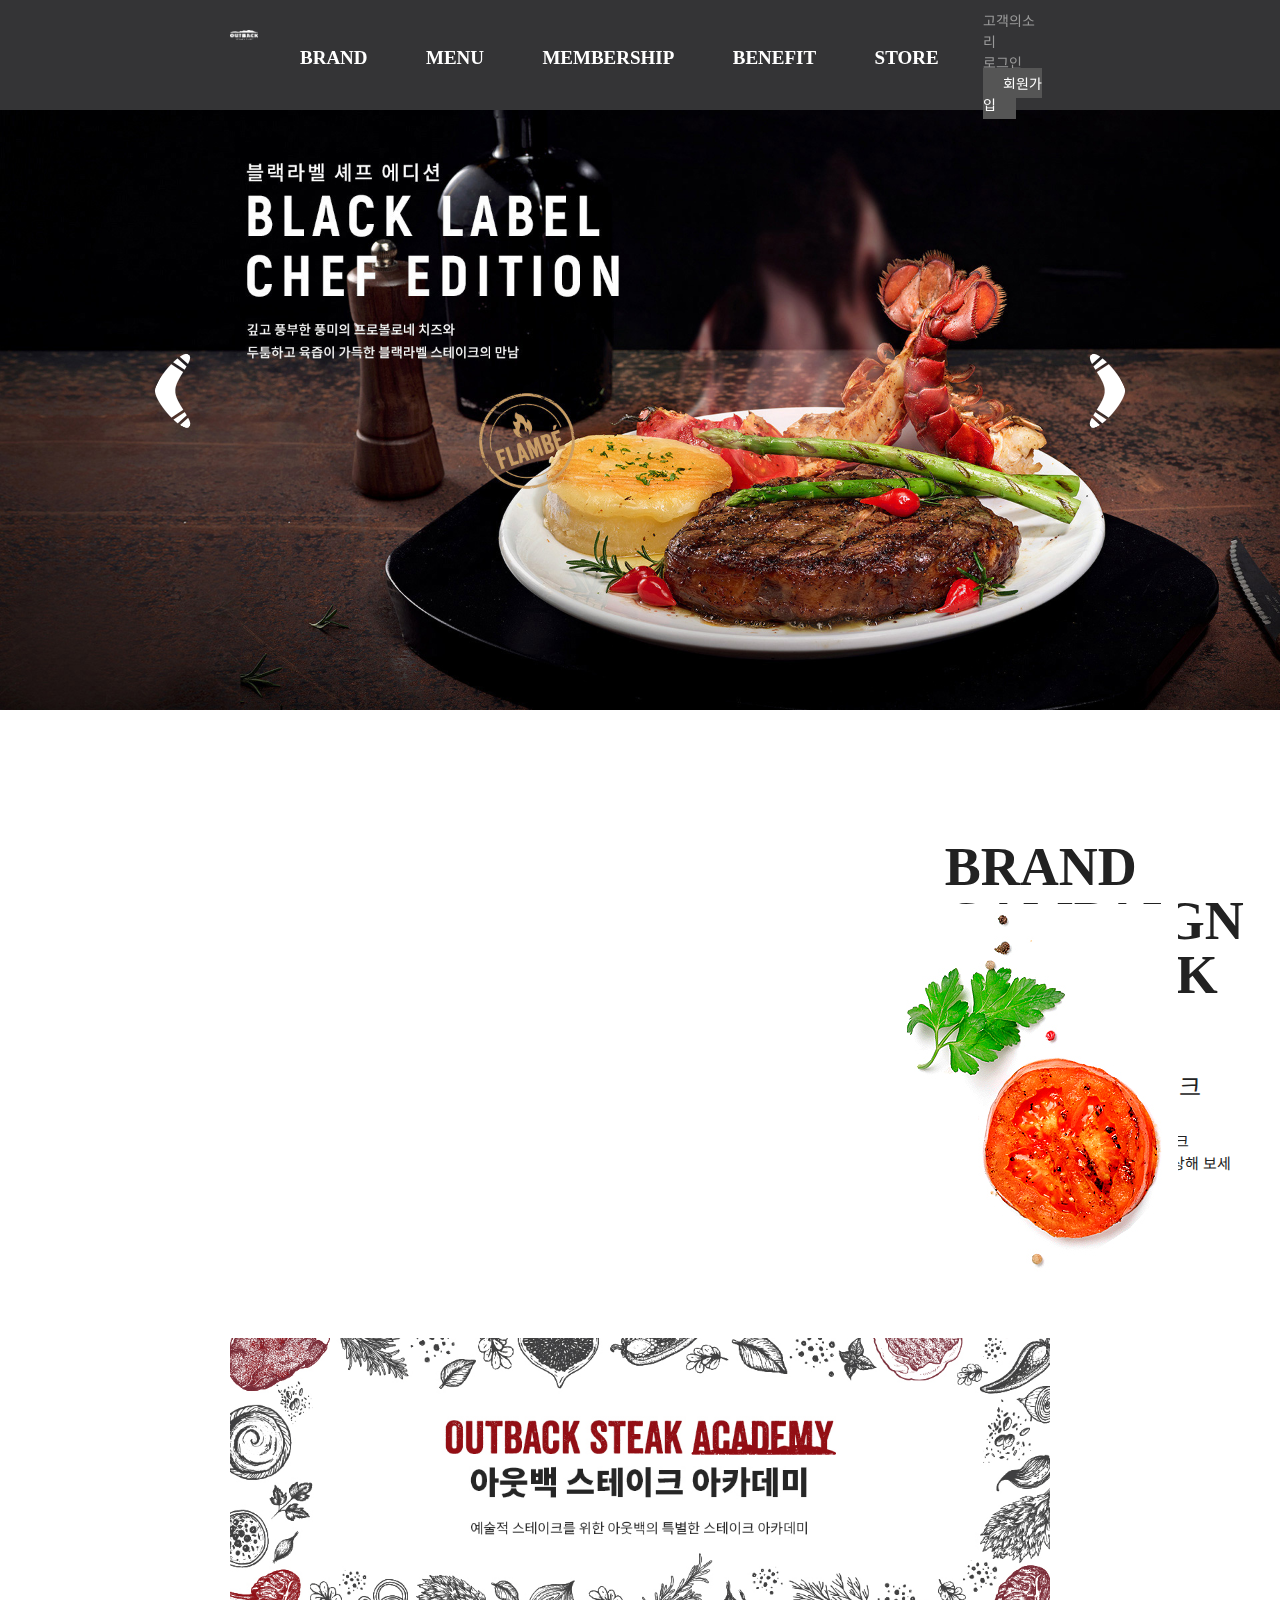
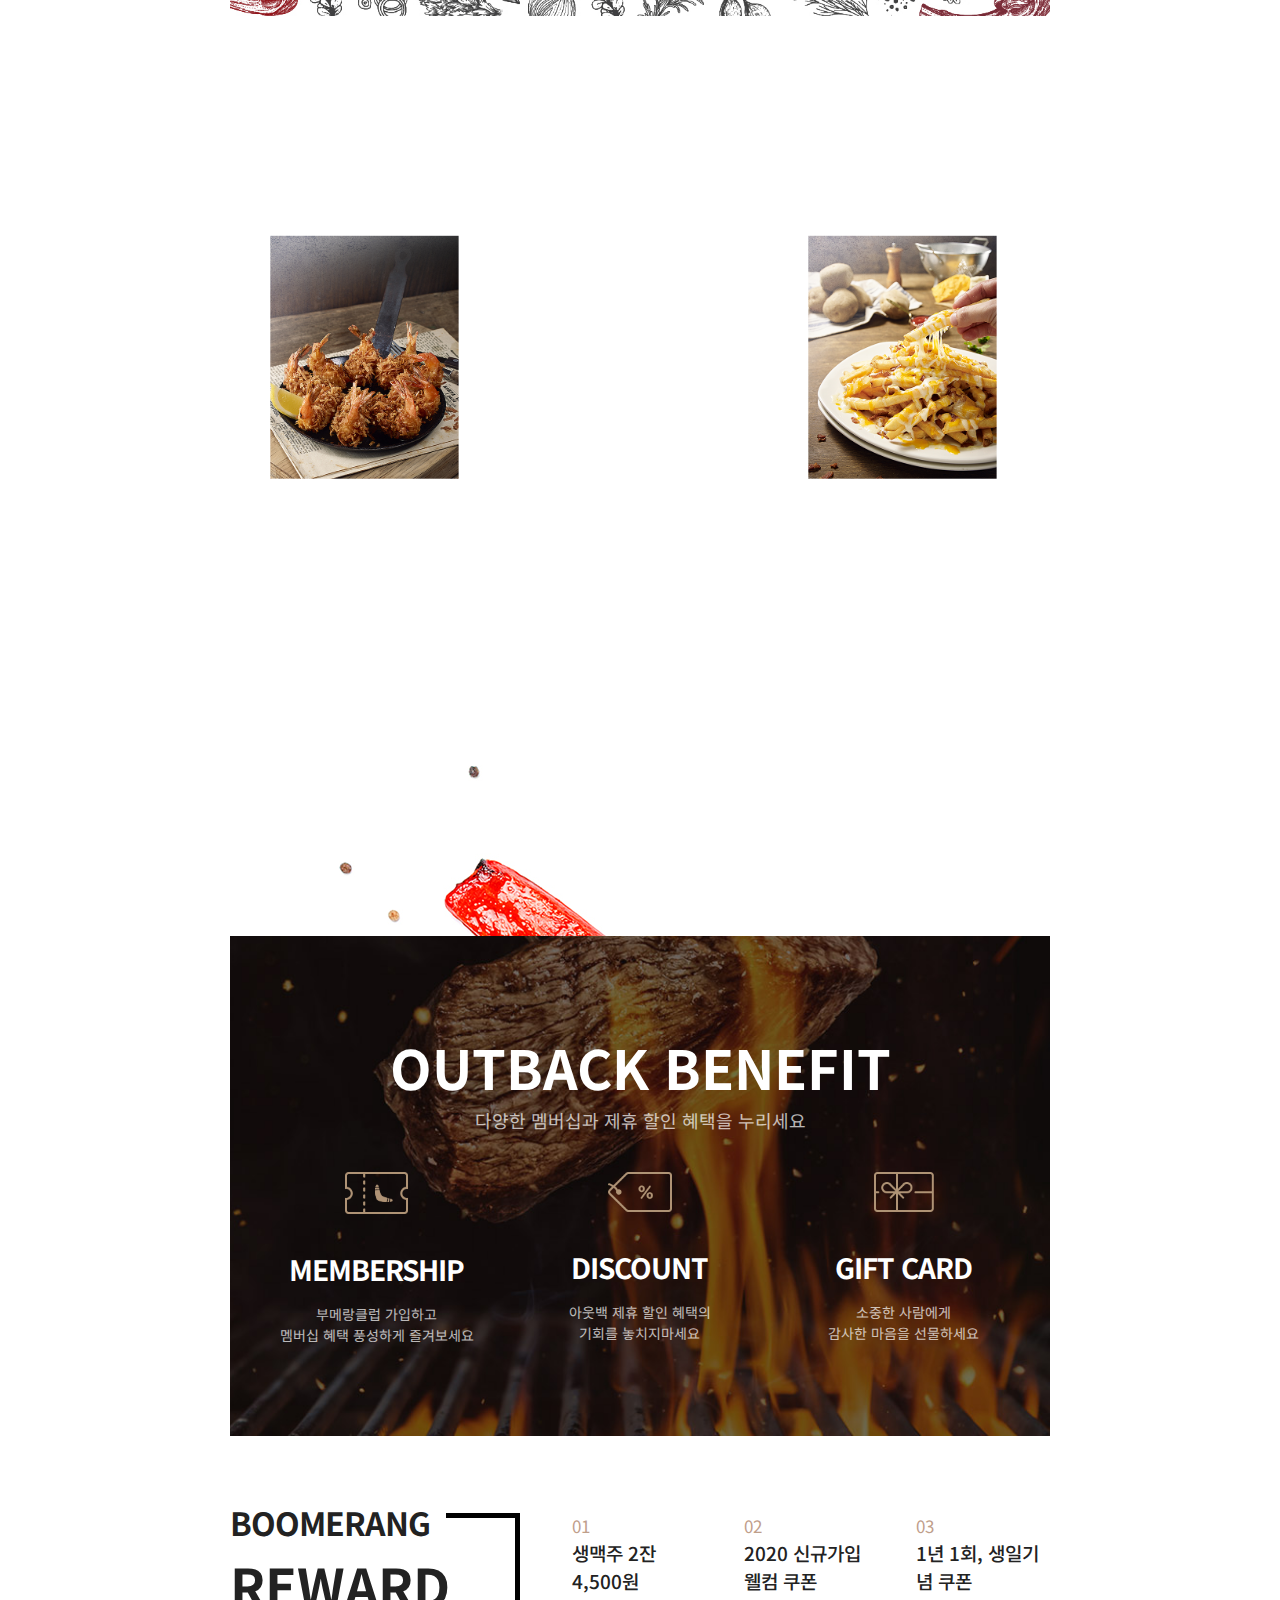
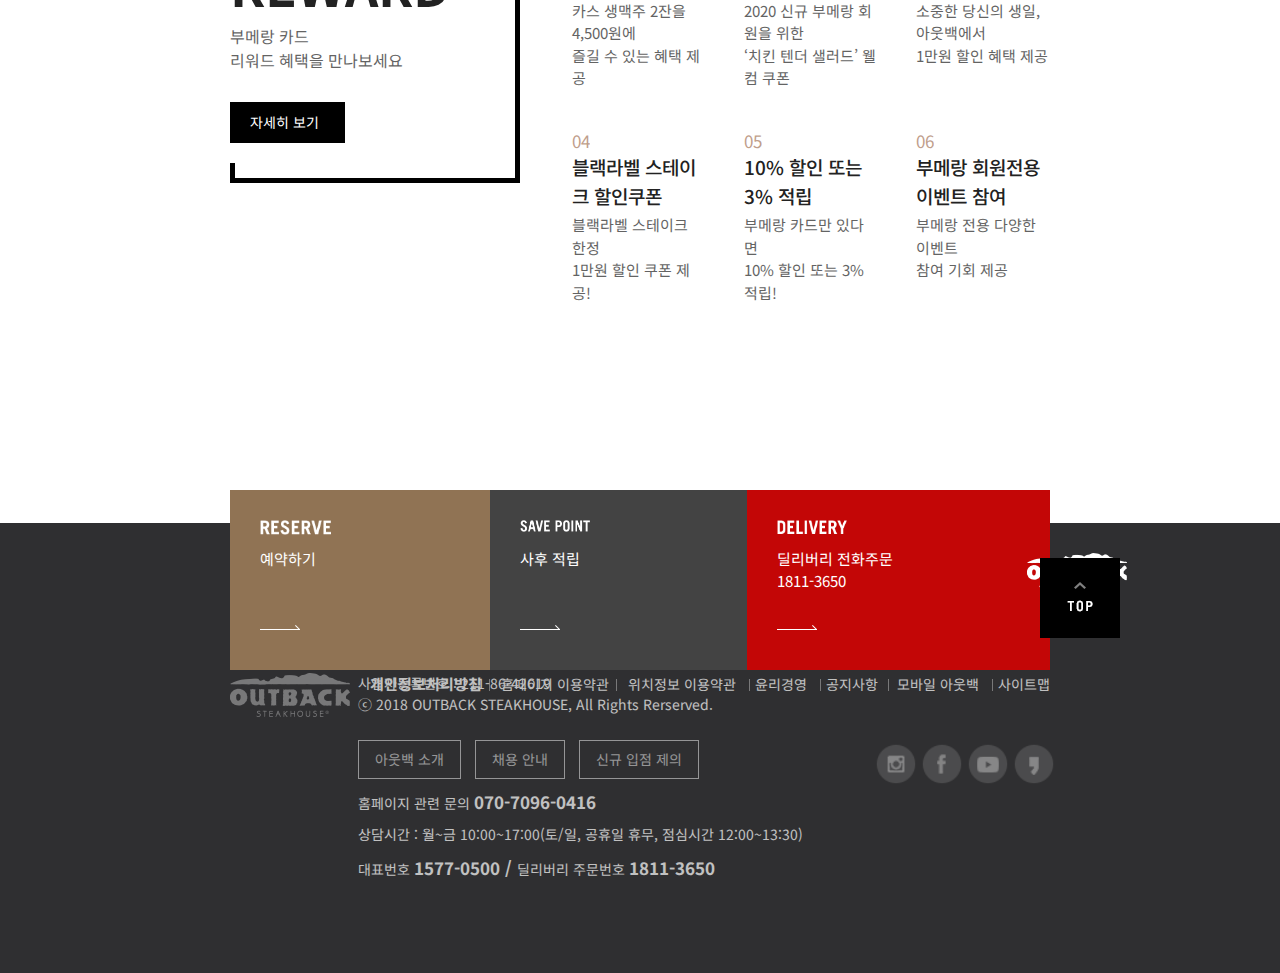
<file: outfront/index.html>
<!DOCTYPE html>
<html lang="ko">

<head>
    <meta charset="UTF-8">
    <meta name="viewport" content="width=device-width, initial-scale=1.0">
    <meta name="title" content="Nongshim">
    <meta name="author" content="Yu">
    <meta name="description" content="아웃프론트에 오신걸 환영합니다아~">
    <meta name="keywords" content="아웃프론트, outfront, 레스토랑">
    <title>메인ㅣ아웃프론트</title>

    <!-- meta -->
    <meta property="og:title" content="메인 ㅣ 아웃프론트">
    <meta property="og:url" content="http://skyhyunjinlee.dothome.co.kr">
    <meta property="og:image" content="https://webstoryboy.github.io/apple/assets/icon/icon.jpg">
    <meta property="og:description" content="농심은 창립 이후 50여 년 동안 한국의 식문화를 이끌어온 식품전문기업입니다.">
    <meta name="twitter:card" content="summary">
    <meta name="twitter:title" content="아웃프론트">
    <meta name="twitter:url" content="http://skyhyunjinlee.dothome.co.kr">
    <meta name="twitter:image" content="https://webstoryboy.github.io/apple/assets/icon/icon.jpg">
    <meta name="twitter:description" content="농심은 창립 이후 50여 년 동안 한국의 식문화를 이끌어온 식품전문기업입니다.">

    <!-- style -->
    <link rel="stylesheet" href="assets/css/reset.css">
    <link rel="stylesheet" href="assets/css/style.css">
    <link rel="stylesheet" href="assets/css/swiper.css">

    <!-- icon -->
    <link rel="shortcut icon" href="http://www.nongshim.com/resources2/images/favicon.ico">
    <link rel="apple-touch-icon-precomposed" href="assets/icons/icon.png">
    <link rel="stylesheet" href="https://cdnjs.cloudflare.com/ajax/libs/font-awesome/5.8.2/css/all.min.css">

    <!-- 웹 폰트 -->
    <link href="https://fonts.googleapis.com/css2?family=Noto+Sans+KR:wght@100;300;400;500;700;900&display=swap"
        rel="stylesheet">
    <link href="https://fonts.googleapis.com/css2?family=Red+Hat+Display&display=swap" rel="stylesheet">
    <link rel="stylesheet" href="https://www.outback.co.kr/asset/common/font/Akrobat-ExtraBold.woff2">
</head>

<body>
    <div id="wrap">
        <!-- header -->
        <header class="header">
            <h1><a href=""><img src="assets/img/WhiteLogo.png" alt=""></a></h1>
            <ul class="header-center">
                <li class="header-sub-menu">
                    <a href="brand/brand.html"><span>BRAND</span></a>
                    <ul>
                        <li>OUTBACK STORY</li>
                        <li>BEEF STORY</li>
                        <li>STEAK ACADEMY</li>
                        <li>OUTBACK CSR</li>
                        <li>PRESS CENTER</li>
                    </ul>
                </li>
                <li class="header-sub-menu">
                    <a href=""><span>MENU</span></a>
                    <ul>
                        <li>T-BONE STEAK</li>
                        <li>TOMAHAWK STEAK</li>
                        <li>BLACK LABEL STEAK</li>
                        <li>OUTBACK STEAK SPECIALS</li>
                        <li>FAVORITES</li>                        
                        <li>LUNCH SET</li>
                        <li>PASTA & SALAD</li>
                        <li>KIDS MENU</li>
                    </ul>
                </li>
                <li class="header-sub-menu">
                    <a href=""><span>MEMBERSHIP</span></a>
                    <ul>
                        <li>MEMBERSHIP BENEFIT</li>
                        <li>BOOMERANG VIP</li>                       
                    </ul>
                </li>
                <li class="header-sub-menu">
                    <a href=""><span>BENEFIT</span></a>
                    <ul>
                        <li>CREDIT CARD</li>
                        <li>SKT & KT</li>                       
                        <li>POINT PAYMENT</li>                       
                        <li>EVENT</li>                       
                    </ul>
                </li>
                <li class="header-sub-menu">
                    <a href=""><span>STORE</span></a>
                </li>            
            </ul>
            <ul class="header-right">
                <li><a href="">고객의소리</a></li>
                <li><a href="">로그인</a></li>
                <li><a href=""><span>회원가입</span></a></li>            
            </ul>
        </header>
        <!-- //header -->

        <!-- banner -->
        <nav class="banner">
            <div class="banner-slide-wrap">
                <div class="banner-slide"><img src="assets/img/banner01.jpg" alt=""></div>
                <div class="banner-slide"><img src="assets/img/banner02.jpg" alt=""></div>
                <div class="banner-slide"><img src="assets/img/banner03.jpg" alt=""></div>
                <div class="banner-slide"><img src="assets/img/banner04.jpg" alt=""></div>
            </div>
            <div class="banner-arrow-left"></div>            
            <div class="banner-arrow-right"></div>            
        </nav>
        <!-- //banner -->

        <!-- contents1 -->
        <article class="contents1">
            <div class="cont1-left">
                <iframe width="676" height="380" src="https://www.youtube.com/embed/7dVwlbHvV0Q" frameborder="0" allow="accelerometer; autoplay; encrypted-media; gyroscope; picture-in-picture" allowfullscreen></iframe>
            </div>
            <div class="cont1-right">
                <h1>BRAND CAMPAIGN<br>OUTBACK CF</h1>
                <p>아웃백 토마호크 스테이크</p>
                <span>빠져들 수 밖에 없는 예술적인 스테이크<br>
                    아웃백 토마호크 스테이크를 지금 감상해 보세요
                </span>
            </div>
            <div class="cont1-side-img"></div>
        </article>
        <!-- //contents1 -->

        <!-- contents2 -->
        <article class="contents2">
            <a href="">
                <div><img src="assets/img/contents2-img.jpg" alt=""></div>
            </a>
        </article>
        <!-- //contents2 -->

        <!-- contents3 -->
        <article class="contents3">
            <div class="contents3-wrap">
                <div class="contents3-slider">
                    <div class="menu-info">
                        <h1 class="menu-info-en">GOLD COAST<br>COCONUT<br>SHRIMP</h1>
                        <p class="menu-info-ko">골드 코스트 코코넛 슈림프</p>
                        <p class="menu-info-de">달콤하고 고소한 코코넛 가루를 묻혀<br>바삭하게 튀긴 새우 요리</p>
                    </div>
                    <div class="menu-img"><img src="assets/img/menu-info-slide01.jpg" alt=""></div>
                </div>
                <div class="contents3-slider">
                    <div class="menu-info">
                        <h1 class="menu-info-en">AUSSIE<br>CHEESE<br>FRIES</h1>
                        <p class="menu-info-ko">오지 치즈 후라이즈</p>
                        <p class="menu-info-de">두툼한 감자튀김에 체다치즈, 잭치즈를 듬뿍<br>녹여 베이컨을 뿌린 메뉴</p>
                    </div>
                    <div class="menu-img"><img src="assets/img/menu-info-slide02.jpg" alt=""></div>
                </div>
                <div class="contents3-slider">
                    <div class="menu-info">
                        <h1 class="menu-info-en">BABY BACK<br>RIBS</h1>
                        <p class="menu-info-ko">베이비 백 립</p>
                        <p class="menu-info-de">부드러운 돼지갈비에 아웃백만의 특제<br>소스를 발라 구워낸 바비큐 요리</p>
                    </div>
                    <div class="menu-img"><img src="assets/img/menu-info-slide03.jpg" alt=""></div>
                </div>
                <div class="contents3-slider">
                    <div class="menu-info">
                        <h1 class="menu-info-en">GARLIC<br>RIBEYE</h1>
                        <p class="menu-info-ko">갈릭 립아이</p>
                        <p class="menu-info-de">발사믹 소스에 조리한 마늘이 어우러진<br>꽃등심 스테이크</p>
                    </div>
                    <div class="menu-img"><img src="assets/img/menu-info-slide04.jpg" alt=""></div>
                </div>
            </div>
        </article>
        <!-- //contents3 -->

        <!-- contents4 -->
        <article class="contents4">
            <h3>OUTBACK BENEFIT</h3>           
            <p>다양한 멤버십과 제휴 할인 혜택을 누리세요</p>
            <ul class="cont4-benefit">
                <li>                   
                    <span class="icon"><img src="assets/img/contents4-coupon01.png" alt=""></span>
                    <span class="icon-name">MEMBERSHIP</span>
                    <span class="icon-info">부메랑클럽 가입하고<br>멤버십 혜택 풍성하게 즐겨보세요</span>
                </li>
                <li>                    
                    <span class="icon"><img src="assets/img/contents4-coupon02.png" alt=""></span>
                    <span class="icon-name">DISCOUNT</span>
                    <span class="icon-info">아웃백 제휴 할인 혜택의<br>기회를 놓치지마세요</span>
                </li>
                <li>                    
                    <span class="icon"><img src="assets/img/contents4-coupon03.png" alt=""></span>
                    <span class="icon-name">GIFT CARD</span>
                    <span class="icon-info">소중한 사람에게<br>감사한 마음을 선물하세요</span>
                </li>
            </ul>
            <div class="cont4-img"><img src="assets/img/contents2-center-img.jpg" alt=""></div>
        </article>
        <!-- //contents4 -->

        <!-- contents5 -->
        <article class="contents5">
            <div class="cont5-left">
                <div class="cont5-info-wrap">
                    <div class="cont5-info">
                        <span>BOOMERANG</span>
                        <span>REWARD</span>
                        <span>부메랑 카드<br>리워드 혜택을 만나보세요</span>
                        <span>자세히 보기</span>
                    </div>
                </div>
            </div>
            <div class="cont5-right">
                <div>
                    <p class="cont5-right-num">01</p>
                    <span class="cont5-right-tit">생맥주 2잔 4,500원</span>
                    <span class="cont5-right-info">카스 생맥주 2잔을 4,500원에<br>
                        즐길 수 있는 혜택 제공</span>
                </div>
                <div>
                    <p class="cont5-right-num">02</p>
                    <span class="cont5-right-tit">2020 신규가입 웰컴 쿠폰</span>
                    <span class="cont5-right-info">2020 신규 부메랑 회원을 위한<br>
                        ‘치킨 텐더 샐러드’ 웰컴 쿠폰</span>
                </div>
                <div>
                    <p class="cont5-right-num">03</p>
                    <span class="cont5-right-tit">1년 1회, 생일기념 쿠폰</span>
                    <span class="cont5-right-info">소중한 당신의 생일, 아웃백에서<br>
                        1만원 할인 혜택 제공</span>
                </div>
                <div>
                    <p class="cont5-right-num">04</p>
                    <span class="cont5-right-tit">블랙라벨 스테이크 할인쿠폰</span>
                    <span class="cont5-right-info">블랙라벨 스테이크 한정<br>
                        1만원 할인 쿠폰 제공!</span>
                </div>
                <div>
                    <p class="cont5-right-num">05</p>
                    <span class="cont5-right-tit">10% 할인 또는 3% 적립</span>
                    <span class="cont5-right-info">부메랑 카드만 있다면<br>
                        10% 할인 또는 3% 적립!</span>
                </div>
                <div>
                    <p class="cont5-right-num">06</p>
                    <span class="cont5-right-tit">부메랑 회원전용 이벤트 참여</span>
                    <span class="cont5-right-info">부메랑 전용 다양한 이벤트<br>
                        참여 기회 제공</span>
                </div>
            </div>
        </article>
        <!-- //contents5 -->

        <!-- footer1 -->
        <footer class="footer1">
            <div class="footer1-box footer1-box1">
                <div class="footer1-tit"><img src="assets/img/footer-ad-reserve01.png" alt=""></div>
                <p>예약하기</p>
                <div class="footer1-arrow"></div>
                <span class="footer1-img1"></span>
            </div>
            <div class="footer1-box footer1-box2">
                <div class="footer1-tit"><img src="assets/img/footer-ad-savepoint02.png" alt=""></div>
                <p>사후 적립</p>
                <div class="footer1-arrow"></div>
                <span class="footer1-img2"></span>
            </div>
            <div class="footer1-box footer1-box3">
                <div class="footer1-tit"><img src="assets/img/footer-ad-delivery03.png" alt=""></div>
                <p>딜리버리 전화주문<br>1811-3650</p>
                <div class="footer1-arrow"></div>
                <span class="footer1-img3"></span>
            </div>
            <div class="btn-top"><img src="assets/img/btn_top.gif" alt=""></div>
        </footer>
        <!-- //footer1 -->
        
        <!-- footer2 -->
        <footer class="footer2">
            <div class="footer-wrap">
                <div class="footer-logo"><img src="assets/img/footer_logo.png" alt=""></div>
                <address>사업자등록번호 : 211-86-42619</address>
                <ul class="etc">
                    <li>개인정보처리방침</li>
                    <li>홈페이지 이용약관</li>
                    <li>위치정보 이용약관</li>
                    <li>윤리경영</li>
                    <li>공지사항</li>
                    <li>모바일 아웃백</li>
                    <li>사이트맵</li>
                </ul>
                <p class="copyright">ⓒ 2018 OUTBACK STEAKHOUSE, All Rights Rerserved.</p>
                <div>
                    <span>아웃백 소개</span>
                    <span>채용 안내</span>
                    <span>신규 입점 제의</span>
                </div>
                <p class="home-number">홈페이지 관련 문의 <em>070-7096-0416</em></p>
                <p class="running-time">상담시간 : 월~금 10:00~17:00(토/일, 공휴일 휴무, 점심시간 12:00~13:30)</p>
                <p class="key-number">대표번호 <em>1577-0500 / </em>딜리버리 주문번호 <em>1811-3650</em></p>
                <ul class="sns-icon">
                    <li><img src="assets/img/footer_sns_instargram.png" alt=""></li>              
                    <li><img src="assets/img/footer_sns_facebook.png" alt=""></li>              
                    <li><img src="assets/img/footer_sns_youtobe.png" alt=""></li>              
                    <li><img src="assets/img/footer_sns_kakao.png" alt=""></li>                                  
                 </ul>
            </div>            
        </footer>
        <!-- //footer2 -->
    </div>
    
    <!-- script -->
    <script src="assets/js/jquery.min.js"></script>
    <script src="../assets/js/jquery-ui.min.js"></script>    
    <script src="assets/js/swiper.min.js"></script>
    <script src="assets/js/custom.js"></script>
    <script>
        // header sub menu
        // $(".header-sub-menu ul").hide()
        $(".header-sub-menu a").mouseover(function(){
            $(this).parent(".header-sub-menu").children("ul").stop().fadeIn();
        });
        $(".header-sub-menu a").mouseout(function(){
            $(this).parent(".header-sub-menu").children("ul").stop().fadeOut();
        });                      
        

        //banner slider
        setInterval(function(){
            $(".banner-slide-wrap").animate({left:"-100vw"},900,"easeInOutQuad",function(){
                $(".banner-slide:first-child").appendTo($(".banner-slide-wrap"))
                $(".banner-slide-wrap").css("left","")
            })
        },4000)

        $(".banner-arrow-left").on("click",function(){           
                $(".banner-slide:last-child").prependTo($(".banner-slide-wrap"),function(){
                    $(".banner-slide-wrap").animate({left:"100vw"},900,"easeInOutQuad",)                
                
            })
        })

        //contents3 slider
        setInterval(function(){
            $(".contents3-wrap").animate({left:"-63vw"},1000,"easeInOutQuad",function(){
                $(".contents3-slider:first-child").appendTo($(".contents3-wrap"))
                $(".contents3-wrap").css("left","")
                $(".contents3-slider .menu-img").eq(1).css("transform","scale(1)");                
                $(".contents3-slider .menu-info").eq(1).animate({paddingTop:"60px"},600,function(){
                    $(".contents3-slider .menu-info").eq(1).animate({opacity:"1"},400);
                });                
                setTimeout(function(){
                    $(".contents3-slider .menu-img").eq(1).css("transform","scale(0.7)")
                    $(".contents3-slider .menu-info").eq(1).animate({paddingTop:"100px"},600);
                    $(".contents3-slider .menu-info").eq(1).animate({opacity:"0"},200);
                },3000)                
            })
        },4000)
        // 탑 버튼
        $(".btn-top").on("click",function(){
            $("html, body").animate({scrollTop:0},500);
        })
    </script>
</body>

</html>
</file>
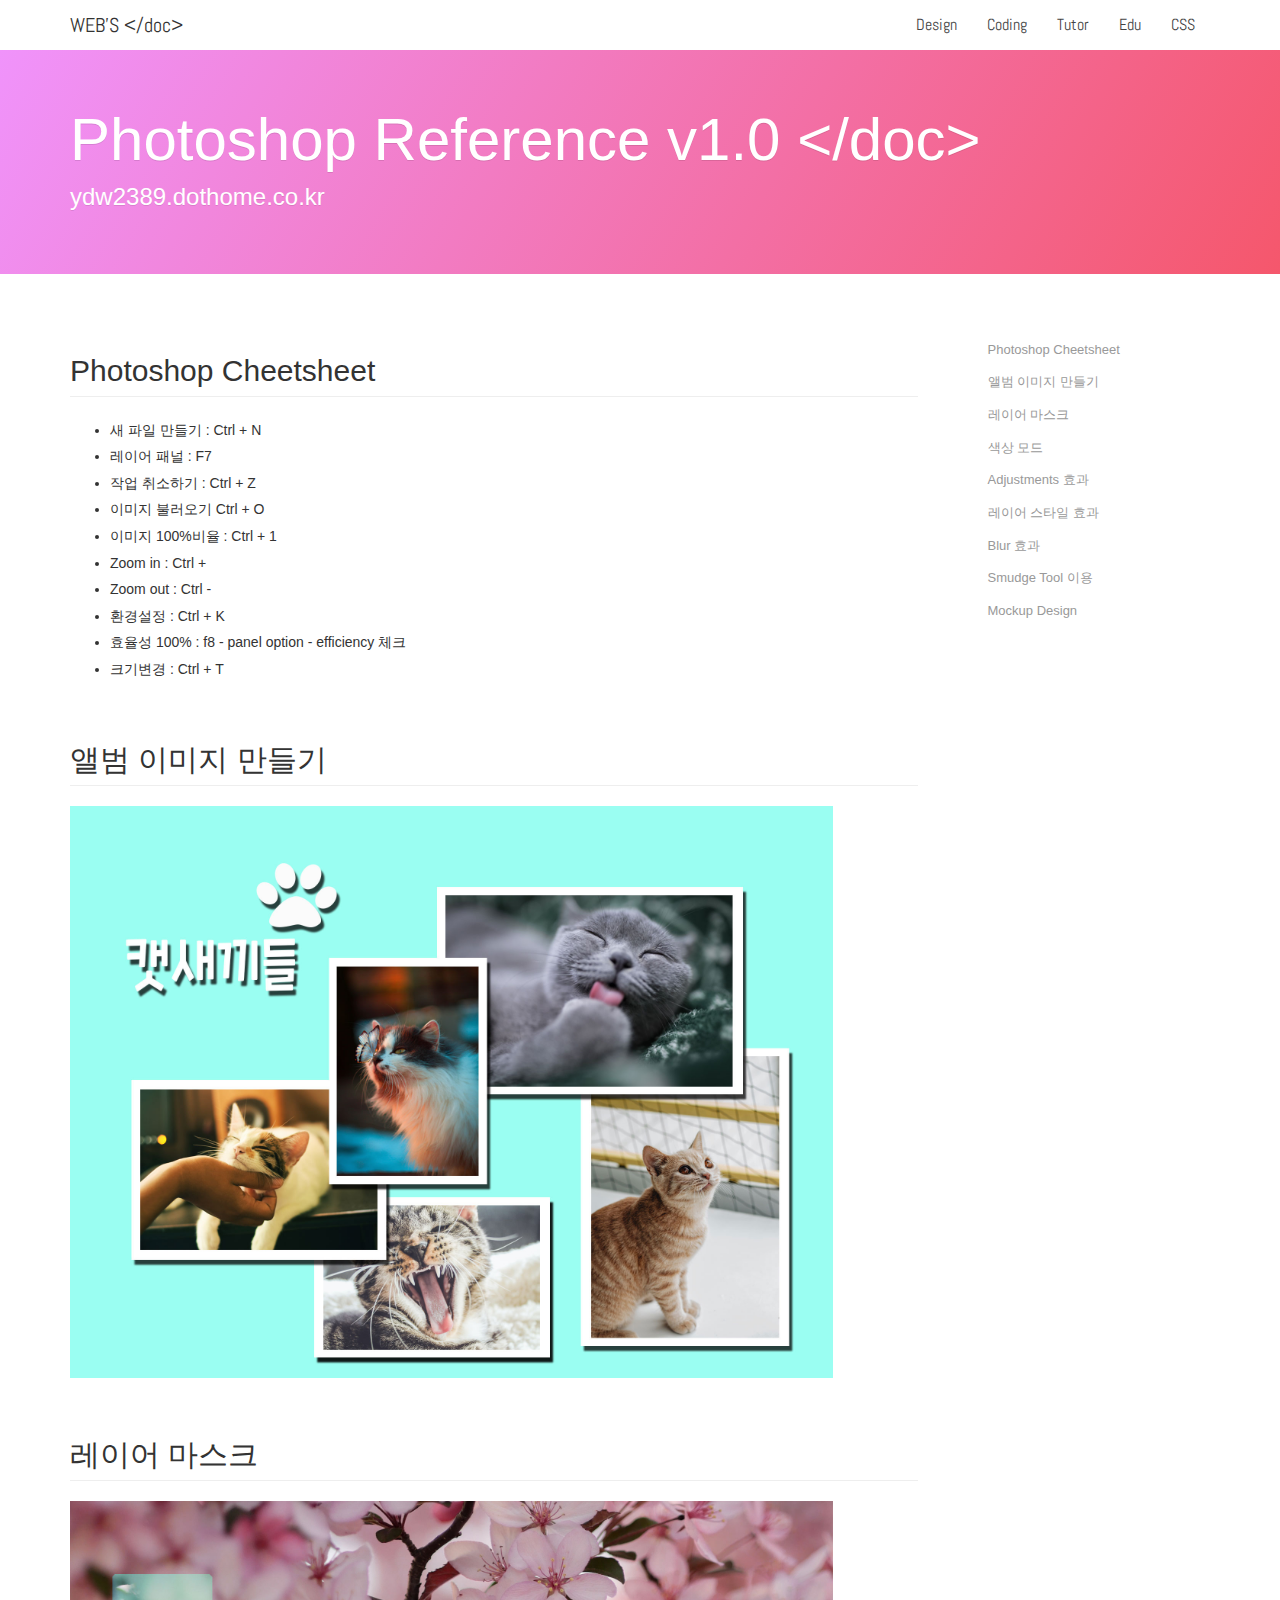
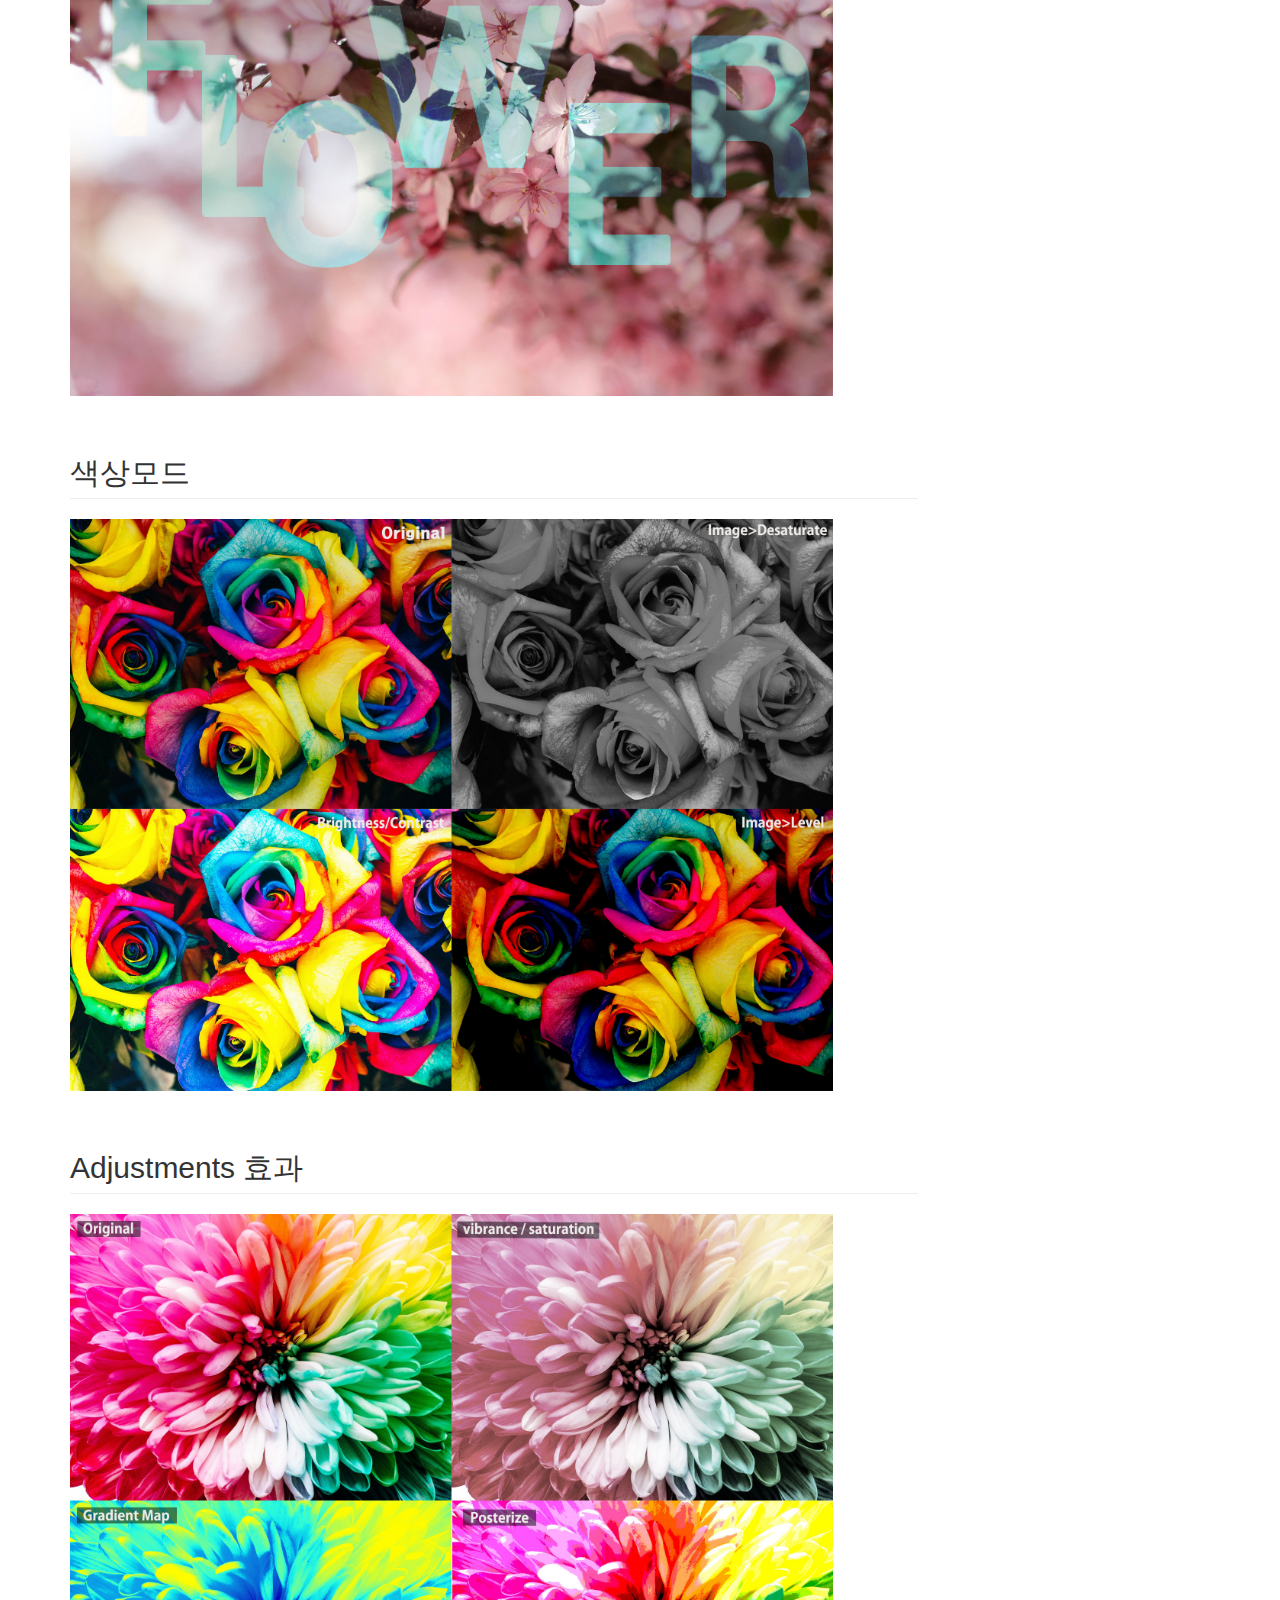
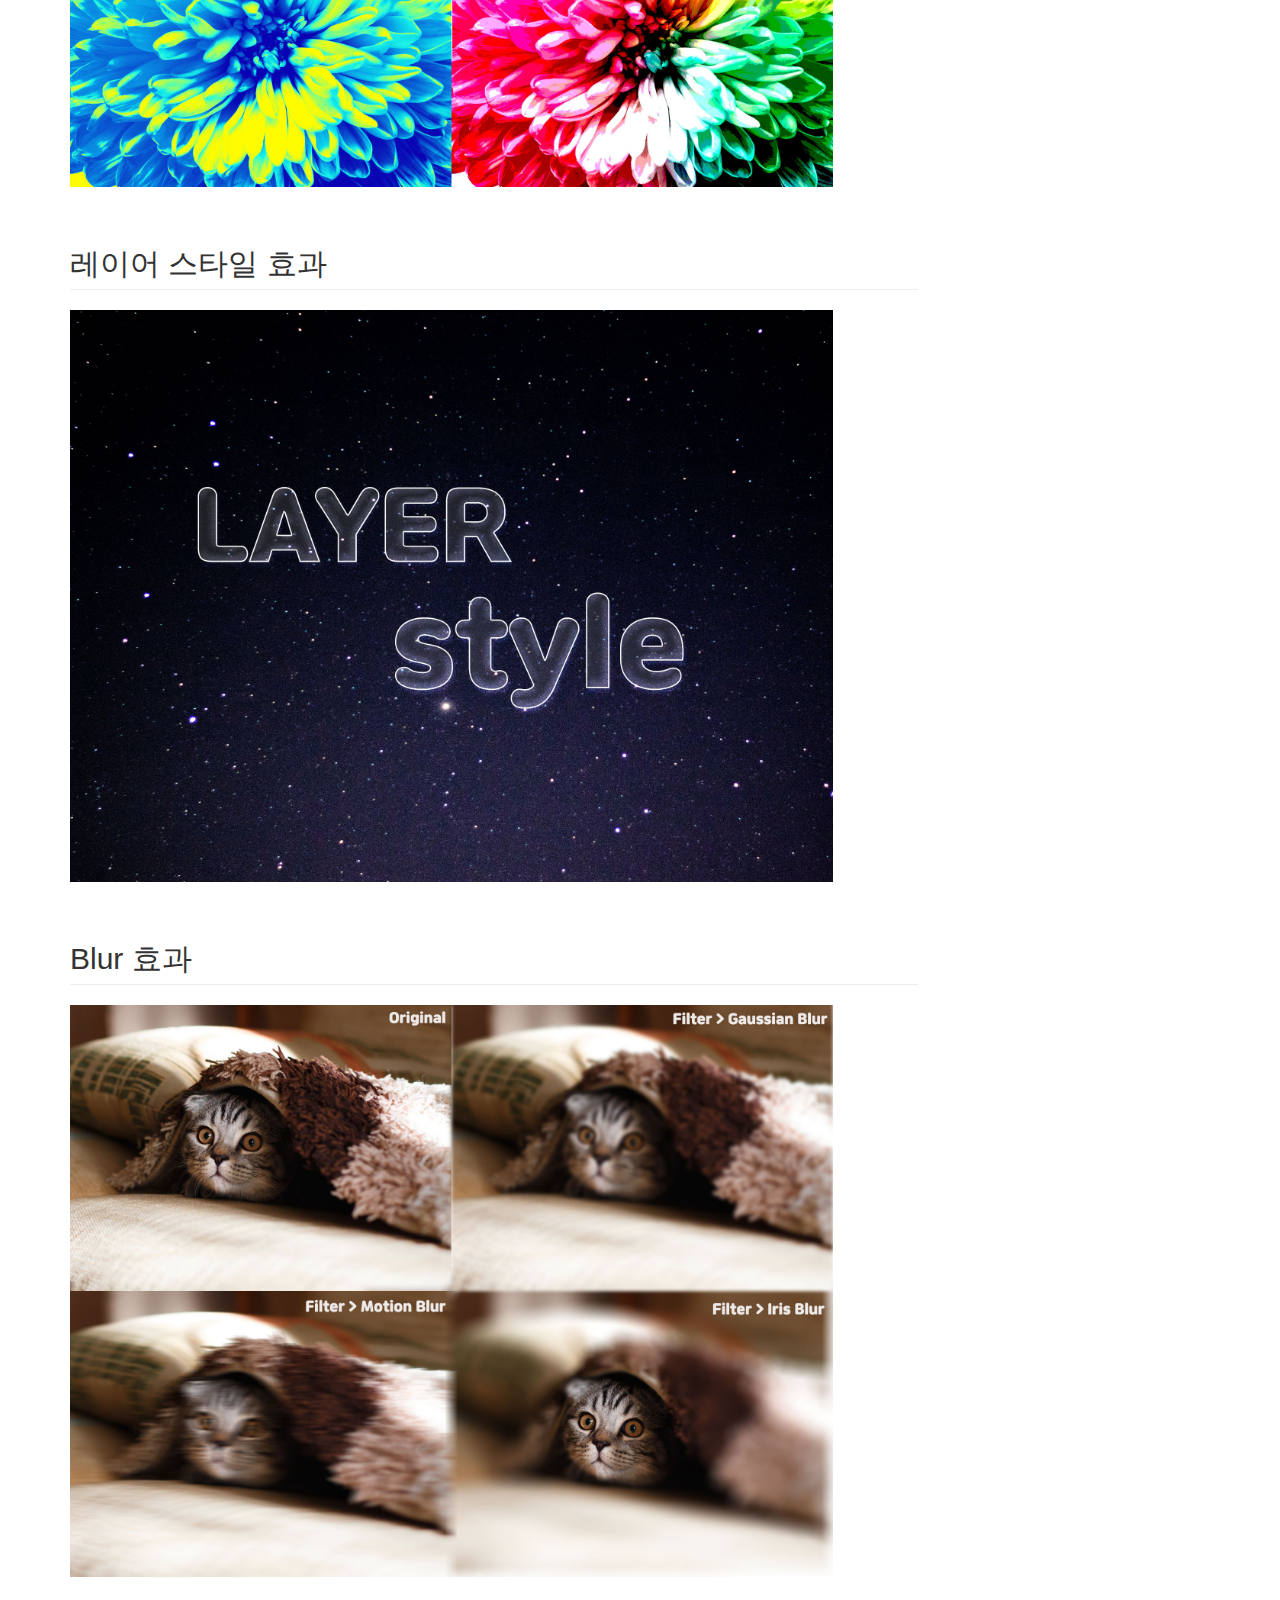
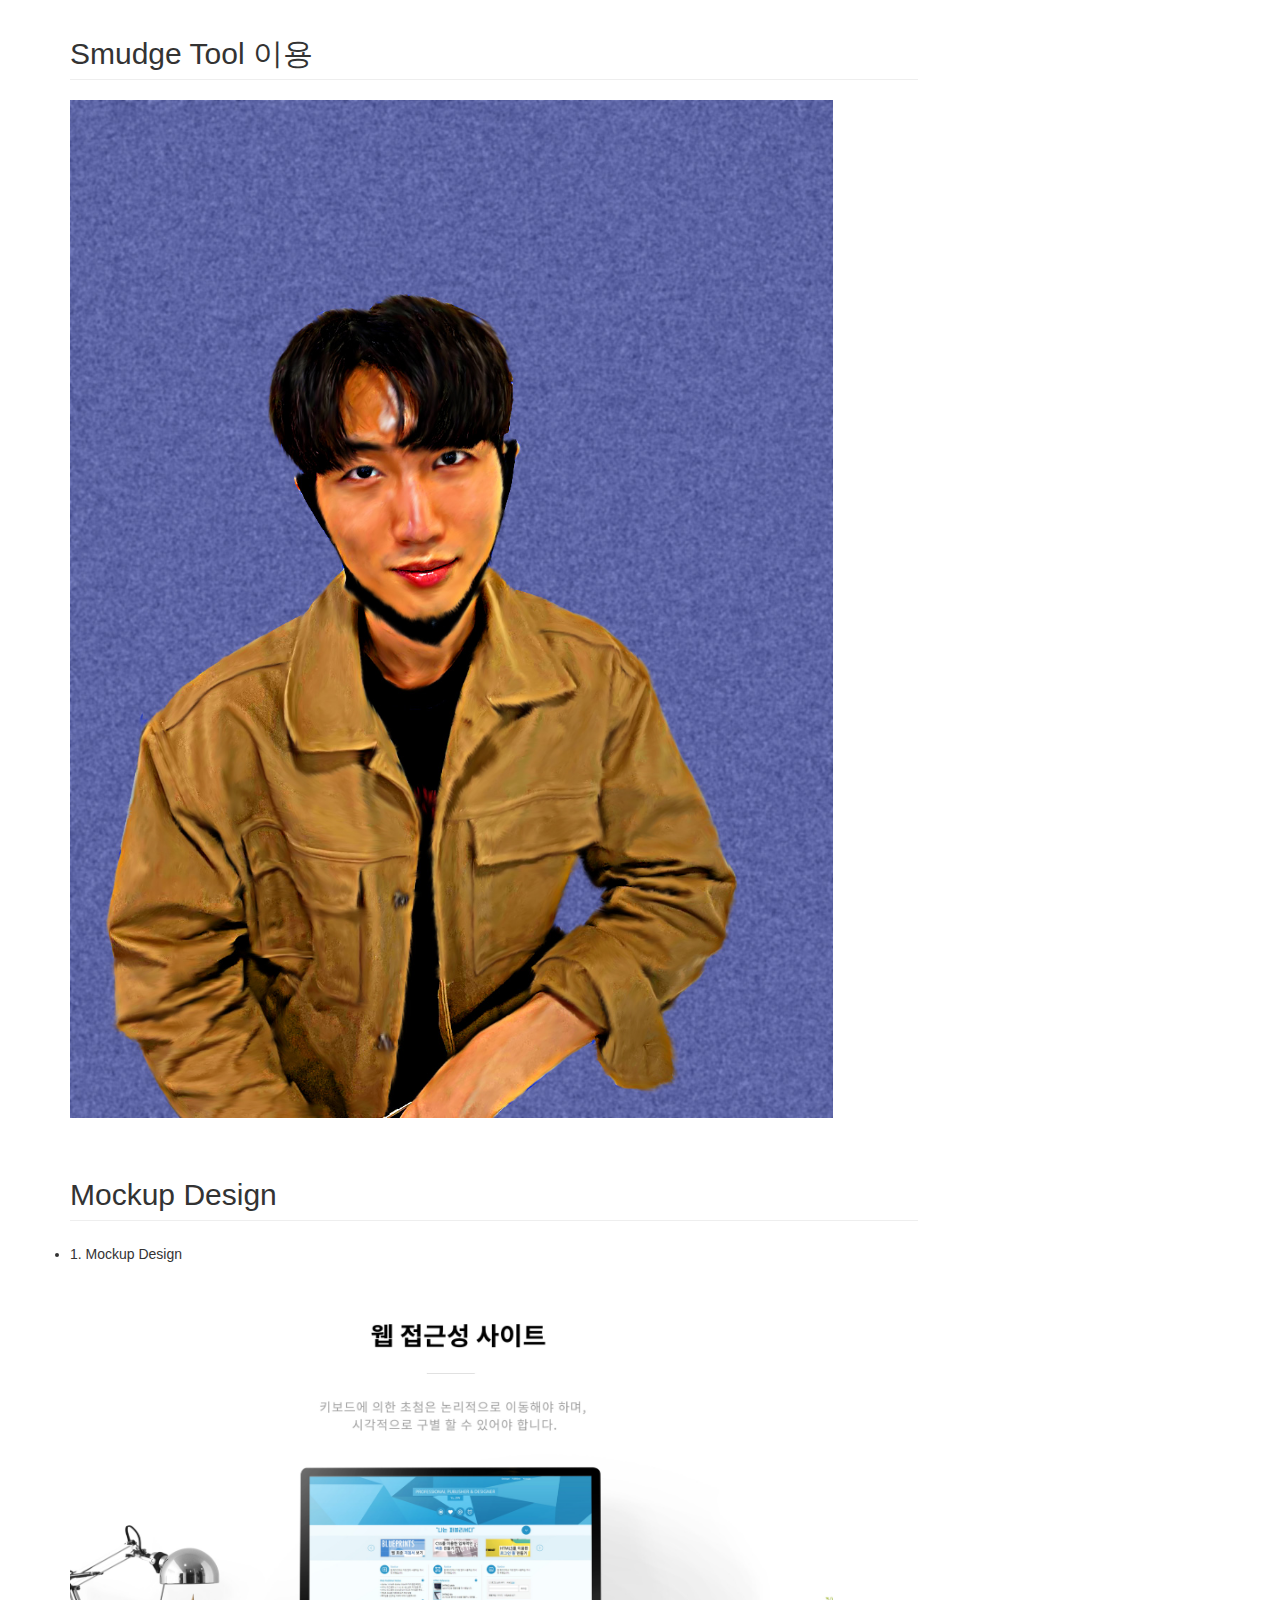
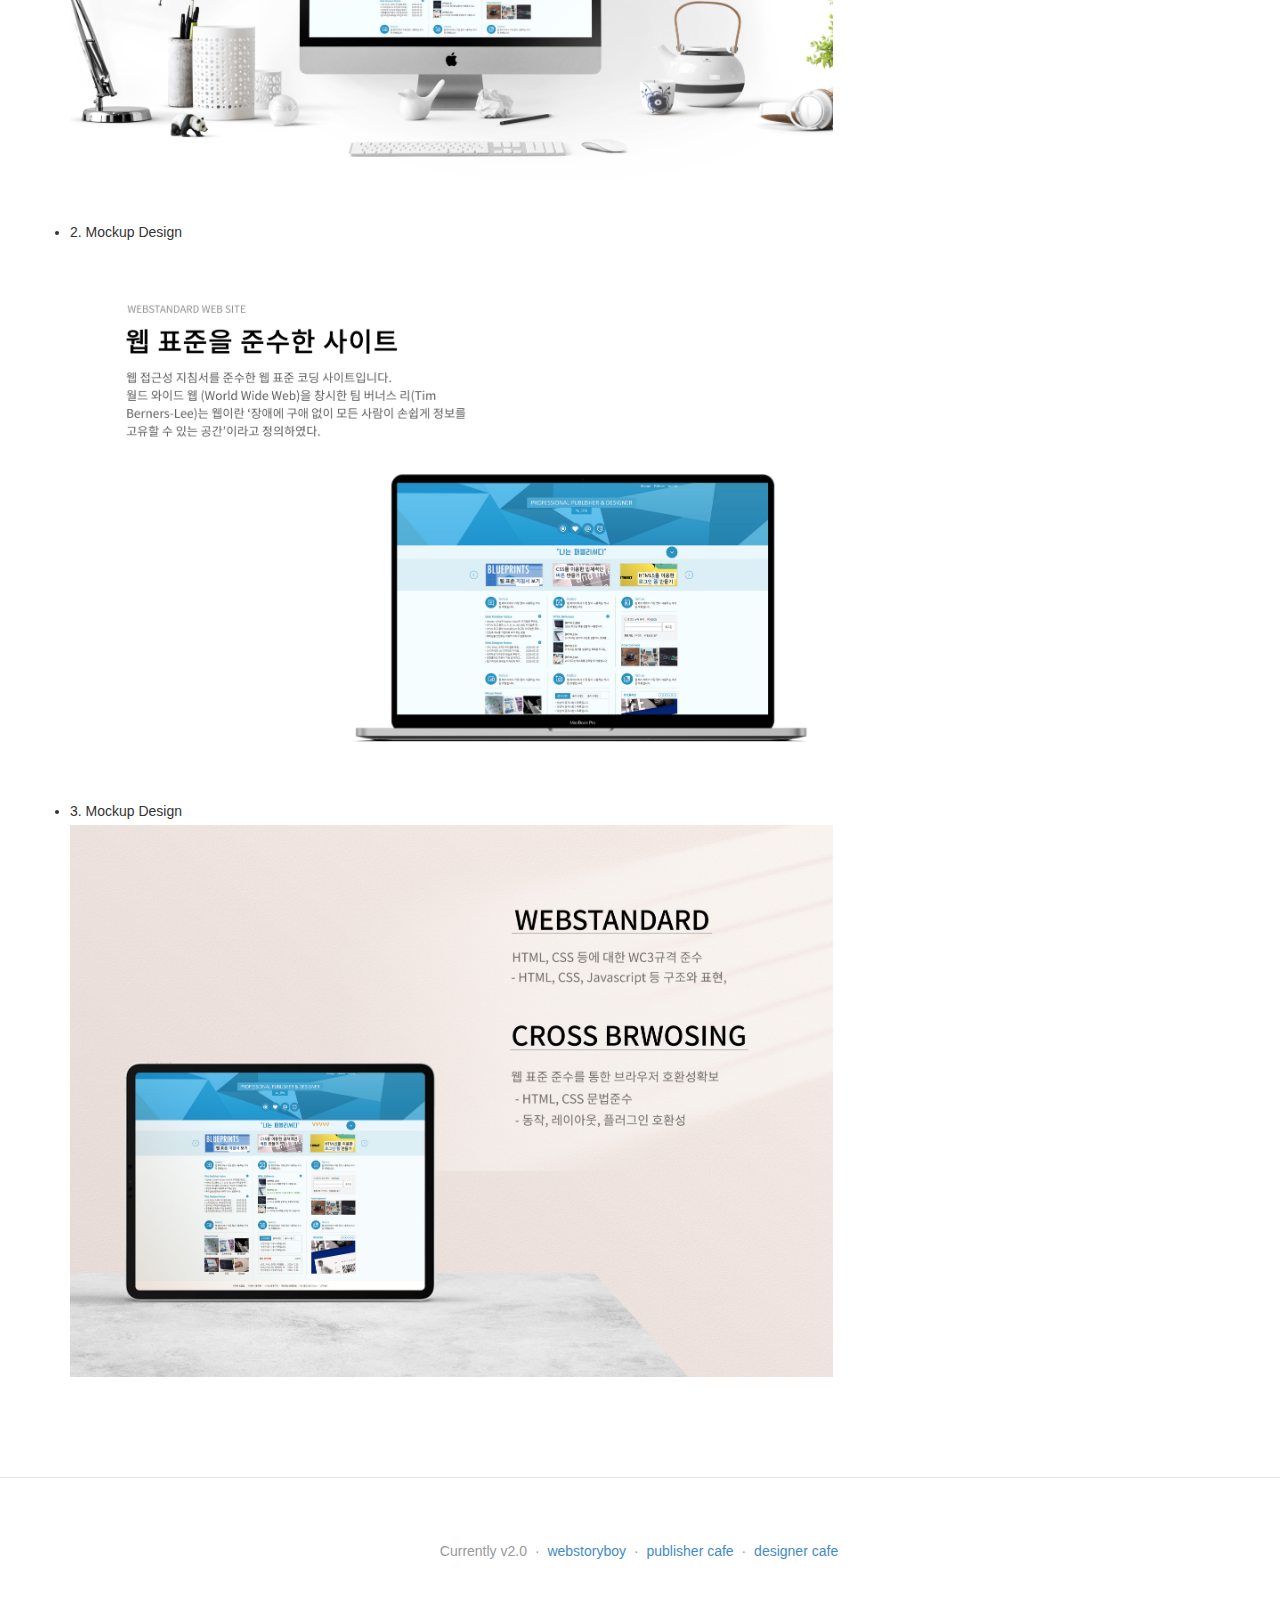
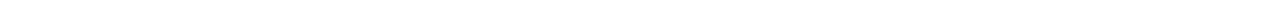
<file: photoshop/index.html>
<!DOCTYPE html>
<html lang="ko">

<head>
    <meta charset="UTF-8">
    <meta name="viewport" content="width=device-width, initial-scale=1">
    <meta name="author" content="webstoryboy">
    <meta name="description" content="웹 퍼블리셔를 위한 정보 공유 사이트입니다.">
    <meta name="keywords" content="웹스토리보이, 웹 퍼블리셔, 웹 표준, 웹 접근성, 화려한 디자인, webstoryboy, publisher, css3, html, markup, design, Webstoryboy">
    <title>YuDW | Webstoryboy | Photoshop</title>

    <!-- Bootstrap core CSS -->
    <link href="../assets/css/bootstrap.css" rel="stylesheet">
    <link href="../assets/css/docs.min.css" rel="stylesheet">
    <link href="../assets/css/prism.css" rel="stylesheet">

    <!-- 파비콘 -->
    <link rel="shortcut icon" href="../assets/ico/favicon.ico">
    <link rel="apple-touch-icon-precomposed" href="../assets/ico/favicon_114.png">
    <link rel="icon" href="../assets/ico/icon.png">
    <link rel="icon" href="../assets/ico/favicon_57.png" sizes="16x16">
    <link rel="icon" href="../assets/ico/favicon_72.png" sizes="32x32">
    <link rel="icon" href="../assets/ico/favicon_114.png" sizes="48x48">
    <link rel="icon" href="../assets/ico/favicon_114.png" sizes="64x64">
    <link rel="icon" href="../assets/ico/favicon_114.png" sizes="128x128">

    <!-- Facebook meta tags -->
    <meta property="og:type" content="article" />
    <meta property="og:title" content="웹스토리보이" />
    <meta property="og:url" content="https://webstoryboy.co.kr/" />
    <meta property="og:image" content="http://richclub8.dothome.co.kr/assets/ico/icon.png" />
    <meta property="og:site_name" content="웹스토리보이" />
    <meta property="og:description" content="웹과 관련된 정보를 제공합니다." />

    <!-- twitter meta tags -->
    <meta name="twitter:card" content="summary_large_image" />
    <meta name="twitter:site" content="@webstoryboy" />
    <meta name="twitter:title" content="웹스토리보이" />
    <meta name="twitter:description" content="웹과 관련된 정보를 제공합니다." />
    <meta property="twitter:image" content="http://richclub8.dothome.co.kr/assets/ico/icon.png" />

    <!-- 웹 폰트 -->
    <link href="https://fonts.googleapis.com/css?family=Nanum+Gothic" rel="stylesheet">
    <link href="https://fonts.googleapis.com/css?family=Nanum+Brush+Script" rel="stylesheet">
    <link href="https://fonts.googleapis.com/css?family=Abel" rel="stylesheet">
    <link href="https://fonts.googleapis.com/css?family=Gaegu&display=swap" rel="stylesheet">
    <link href="https://fonts.googleapis.com/css?family=Fredoka+One&display=swap" rel="stylesheet">

    <!-- HTML5 shim and Respond.js IE8 support of HTML5 elements and media queries -->
    <!--[if lt IE 9]>
		<script src="https://oss.maxcdn.com/libs/html5shiv/3.7.0/html5shiv.js"></script>
		<script src="https://oss.maxcdn.com/libs/respond.../assets2/js/1.4.2/respond.min.js"></script>
	<![endif]-->
</head>

<body>
    <a class="sr-only" href="#content">Skip to main content</a>

    <header class="navbar navbar-inverse navbar-static-top bs-docs-nav" role="banner">
        <div class="container">
            <div class="navbar-header">
                <button class="navbar-toggle" type="button" data-toggle="collapse" data-target=".bs-navbar-collapse">
                    <span class="sr-only">Toggle navigation</span>
                    <span class="icon-bar"></span>
                    <span class="icon-bar"></span>
                    <span class="icon-bar"></span>
                </button>
                <a href="../index.html" class="navbar-brand">WEB'S &lt;/doc&gt;</a>
            </div>
            <nav class="collapse navbar-collapse bs-navbar-collapse pull-right" role="navigation">
                <ul class="nav navbar-nav">
                    <li><a href="https://wiss.tistory.com/">Design</a></li>
                    <li><a href="https://webzz.tistory.com/">Coding</a></li>
                    <li><a href="https://wtss.tistory.com/">Tutor</a></li>
                    <li><a href="https://wess.tistory.com/">Edu</a></li>
                    <li><a href="https://wsss.tistory.com/">CSS</a></li>
                </ul>
            </nav>
        </div>
    </header>

    <div class="bs-header bgs4" id="content">
        <div class="container">
            <h1>Photoshop Reference v1.0 &lt;/doc&gt;</h1>
            <p><a href="http://ydw2389.dothome.co.kr" target="_blank">ydw2389.dothome.co.kr</a></p>
        </div>
    </div>

    <div class="container bs-docs-container">
        <div class="row">

            <div class="col-md-9" role="main">
                <!-- Intro1 -->
                <div class="bs-docs-section">
                    <h2 id="intro1" class="page-header">Photoshop Cheetsheet</h2>
                    <ul>
                        <li>새 파일 만들기 : Ctrl + N</li>
                        <li>레이어 패널 : F7</li>
                        <li>작업 취소하기 : Ctrl + Z</li>
                        <li>이미지 불러오기 Ctrl + O</li>
                        <li>이미지 100%비율 : Ctrl + 1</li>
                        <li>Zoom in : Ctrl +</li>
                        <li>Zoom out : Ctrl -</li>
                        <li>환경설정 : Ctrl + K</li>
                        <li>효율성 100% : f8 - panel option - efficiency 체크</li>
                        <li>크기변경 : Ctrl + T</li>
                    </ul>
                    
                    <p></p>
                </div>
                <!-- //Intro1 -->

                <!-- Intro2 -->
                <div class="bs-docs-section">
                    <h2 id="intro2" class="page-header">앨범 이미지 만들기 </h2>
                    <img src="img/sample01.jpg" alt="이미지 앨범" style= "width:90%">
                    
                </div>
                <!-- //Intro2 -->

                <!-- Intro3 -->
                <div class="bs-docs-section">
                    <h2 id="intro3" class="page-header">레이어 마스크</h2>
                    <img src="img/sample02.jpg" alt="이미지 앨범" style= "width:90%">
                </div>
                <!-- //Intro3 -->

                <!-- Intro4 -->
                <div class="bs-docs-section">
                    <h2 id="intro4" class="page-header">색상모드</h2>
                    <img src="img/sample03.jpg" alt="이미지 앨범" style= "width:90%">
                </div>
                <!-- //Intro4 -->

                <!-- Intro5 -->
                <div class="bs-docs-section">
                    <h2 id="intro5" class="page-header">Adjustments 효과</h2>
                    <img src="img/sample04.jpg" alt="이미지 앨범" style= "width:90%">
                </div>
                <!-- //Intro5 -->
                
                <!-- Intro6 -->
                <div class="bs-docs-section">
                    <h2 id="intro6" class="page-header">레이어 스타일 효과</h2>
                    <img src="img/sample05.jpg" alt="이미지 앨범" style= "width:90%">
                </div>
                <!-- //Intro6 -->
                
              <!-- Intro7 -->
                <div class="bs-docs-section">
                    <h2 id="intro7" class="page-header">Blur 효과</h2>
                    <img src="img/sample06.jpg" alt="이미지 앨범" style= "width:90%">
                </div>
                <!-- //Intro7 -->
                
                <!-- Intro8 -->
                <div class="bs-docs-section">
                    <h2 id="intro8" class="page-header">Smudge Tool 이용</h2>
                    <img src="img/sample07.jpg" alt="이미지 앨범" style= "width:90%">
                </div>
                <!-- //Intro8 -->
                
                <!-- Intro9 -->
                <div class="bs-docs-section">
                    <h2 id="intro9" class="page-header">Mockup Design</h2>
                    <li>1. Mockup Design</li>
                    <img src="img/web01.jpg" alt="이미지 앨범" style= "width:90%">
                     <li>2. Mockup Design</li>
                    <img src="img/web02.jpg" alt="이미지 앨범" style= "width:90%">
                     <li>3. Mockup Design</li>
                    <img src="img/web03.jpg" alt="이미지 앨범" style= "width:90%">
                </div>
                <!-- //Intro9 -->
                

            </div>
            <!-- //col-md-9 -->

            <!-- //col-md-3 -->
            <div class="col-md-3">
                <div class="bs-sidebar hidden-print" role="complementary">
                    <ul class="nav bs-sidenav">
                        <li><a href="#intro1">Photoshop Cheetsheet</a></li>
                        <li><a href="#intro2">앨범 이미지 만들기</a></li>
                        <li><a href="#intro3">레이어 마스크</a></li>
                        <li><a href="#intro4">색상 모드</a></li>
                        <li><a href="#intro5">Adjustments 효과</a></li>
                        <li><a href="#intro6">레이어 스타일 효과</a></li>
                        <li><a href="#intro7">Blur 효과</a></li>
                        <li><a href="#intro8">Smudge Tool 이용</a></li>
                        <li><a href="#intro9">Mockup Design</a></li>

                    </ul>
                </div>
            </div>
            <!--//col-md-3 -->
        </div>
        <!-- //row -->
    </div>
    <!-- //container -->


    <!-- Footer -->
    <footer class="bs-footer" role="contentinfo">
        <div class="container">
            <ul class="footer-links muted">
                <li>Currently v2.0</li>
                <li>&middot;</li>
                <li><a href="https://webstoryboy.github.io/w9/html/">webstoryboy</a></li>
                <li>&middot;</li>
                <li><a href="http://cafe.naver.com/crossbrowsing" target="_blank">publisher cafe</a></li>
                <li>&middot;</li>
                <li><a href="http://cafe.daum.net/flairdesignlink" target="_blank">designer cafe</a></li>
            </ul>
        </div>
    </footer>
    <!-- //Footer -->


    <!-- Bootstrap core JavaScript -->
    <script src="../assets/js/jquery-1.9.1.min.js"></script>
    <script src="../assets/js/bootstrap.min.js"></script>
    <script src="../assets/js/docs.min.js"></script>
    <script src="../assets/js/prism.js"></script>
</body>

</html>
</file>
<file: assets/css/prism.css>
/* PrismJS 1.15.0
https://prismjs.com/download.html#themes=prism-tomorrow&languages=markup+css+clike+javascript+markup-templating+less+java+json+sql+scss+sass&plugins=line-numbers */
/**
 * prism.js tomorrow night eighties for JavaScript, CoffeeScript, CSS and HTML
 * Based on https://github.com/chriskempson/tomorrow-theme
 * @author Rose Pritchard
 */

code[class*="language-"],
pre[class*="language-"] {
	color: #ccc;
	background: none;
	font-family: Consolas, Monaco, 'Andale Mono', 'Ubuntu Mono', monospace;
	text-align: left;
	white-space: pre;
	word-spacing: normal;
	word-break: normal;
	word-wrap: normal;
	line-height: 1.5;

	-moz-tab-size: 4;
	-o-tab-size: 4;
	tab-size: 4;

	-webkit-hyphens: none;
	-moz-hyphens: none;
	-ms-hyphens: none;
	hyphens: none;

}

/* Code blocks */
pre[class*="language-"] {
	padding: 1em;
	margin: .5em 0;
	overflow: auto;
}

:not(pre) > code[class*="language-"],
pre[class*="language-"] {
	background: #2d2d2d;
}

/* Inline code */
:not(pre) > code[class*="language-"] {
	padding: .1em;
	border-radius: .3em;
	white-space: normal;
}

.token.comment,
.token.block-comment,
.token.prolog,
.token.doctype,
.token.cdata {
	color: #999;
}

.token.punctuation {
	color: #ccc;
}

.token.tag,
.token.attr-name,
.token.namespace,
.token.deleted {
	color: #e2777a;
}

.token.function-name {
	color: #6196cc;
}

.token.boolean,
.token.number,
.token.function {
	color: #f08d49;
}

.token.property,
.token.class-name,
.token.constant,
.token.symbol {
	color: #f8c555;
}

.token.selector,
.token.important,
.token.atrule,
.token.keyword,
.token.builtin {
	color: #cc99cd;
}

.token.string,
.token.char,
.token.attr-value,
.token.regex,
.token.variable {
	color: #7ec699;
}

.token.operator,
.token.entity,
.token.url {
	color: #67cdcc;
}

.token.important,
.token.bold {
	font-weight: bold;
}
.token.italic {
	font-style: italic;
}

.token.entity {
	cursor: help;
}

.token.inserted {
	color: green;
}

pre[class*="language-"].line-numbers {
	position: relative;
	padding-left: 3.8em;
	counter-reset: linenumber;
}

pre[class*="language-"].line-numbers > code {
	position: relative;
	white-space: inherit;
}

.line-numbers .line-numbers-rows {
	position: absolute;
	pointer-events: none;
	top: 0;
	font-size: 100%;
	left: -3.8em;
	width: 3em; /* works for line-numbers below 1000 lines */
	letter-spacing: -1px;
	border-right: 1px solid #999;

	-webkit-user-select: none;
	-moz-user-select: none;
	-ms-user-select: none;
	user-select: none;

}

	.line-numbers-rows > span {
		pointer-events: none;
		display: block;
		counter-increment: linenumber;
	}

		.line-numbers-rows > span:before {
			content: counter(linenumber);
			color: #999;
			display: block;
			padding-right: 0.8em;
			text-align: right;
		}
</file>
<file: assets/css/fonts.css>
@font-face {
    font-family: "SF Pro Display";
    font-weight: 300;
    src: url(../fonts/SFProDisplay-Light.ttf);
}
@font-face {
    font-family: "SF Pro Display";
    font-weight: 400;
    src: url(../fonts/SFProDisplay-Medium.ttf);
}
@font-face {
    font-family: "SF Pro Display";
    font-weight: 500;
    src: url(../fonts/SFProDisplay-Regular.ttf);    
}
@font-face {
    font-family: "SF Pro Display";
    font-weight: 600; 
    src: url(../fonts/SFProDisplay-Semibold.ttf);
}
</file>
<file: music/assets/css/style.css>
/* container */

.container {
    width: 1000px;
    margin: 0 auto;
}

/* row */
.row {
    position: relative;
    margin: 0 20px;
    border-bottom: 1px solid #ccc;
}


/* layout */
#header .row {
    margin-top: 20px;
}

#header .container {
    height: 70px;
}

/* header */
#header {}

.header-data {
    color: #A8A8A8;
    font-size: 12px;
}

.header-title {
    font-weight: 600;
    font-size: 32px;
    margin-bottom: 10px;
}

.header-id {
    width: 36px;
    height: 36px;
    border-radius: 50%;
    background: linear-gradient(360deg, #FFFFFF 0%, #A0A0A0 100%), #686565;
    color: white;
    font-size: 20px;
    line-height: 36px;
    text-align: center;
    position: absolute;
    right: 0;
    bottom: 10px;
}

/* banner */
#mainBanner .row {
    margin-top: 20px;
}

.banner {
    padding-bottom: 15px;
}

.banner .banner-title {
    font-family: 'SF Pro Display';
    margin-top: 0px;
}

.banner .banner-title .bt-stit {
    font-size: 12px;
    font-weight: 700;
    line-height: 1.47;
    color: #DA5E7C;
}

.banner .banner-title .bt-tit {
    font-size: 16px;
    font-weight: 700;
}

.banner .banner-title .bt-desc {
    font-size: 18px;
    line-height: 1.8em;
    color: #A8A8A8;
    font-weight: normal;
    margin-bottom: 10px;
}

.banner img {
    width: 100%;
}

/* recentMusic */
#recentMusic .row {
    padding-bottom: 15px;
}

.rm-tit {
    display: flex;
    justify-content: space-between;
    margin: 15px 0 10px 0;
}

.rm-tit-left {
    font-size: 20px;
    font-weight: 600;
}

.rm-tit-right {
    font-weight: 600;
    font-size: 16px;
    color: #DA5E7C;
}

.rm-img {
    display: grid;
    grid-template-columns: repeat(2, 1fr);
    grid-gap: 10px;
}

.rm-img p {
    font-weight: 500;
    font-size: 16px;
    line-height: 20px;
}

.rm-img span {
    font-weight: 500;
    font-size: 16px;
    line-height: 20px;
    color: #A8A8A8;
}

@media (max-width: 1020px) {
    .container {
        width: 100%;
    }
}
</file>
<file: nongsim/assets/css/style.css>
@charset "UTF-8";
/* 레이아웃 */
#header {
  position: fixed;
  left: 0;
  top: 0;
  z-index: 1000;
  width: 100%;
}

/* 헤더 */
.header {
  display: -webkit-box;
  display: -ms-flexbox;
  display: flex;
  -webkit-box-pack: justify;
  -ms-flex-pack: justify;
  justify-content: space-between;
  transition : all 0.3s;
}
.header.on {
  position: fixed; top: -76px;  
}
.header h1 {
  width: 140px;
  margin: 18px 0 0 20px;
}

.header h1 svg {
  fill: #fff;
  -webkit-transition: all 0.2s;
  transition: all 0.2s;
}

.header h1 svg:hover {
  fill: #000;
}

.header .nav li {
  display: inline;
}

.header .nav li a {
  font-size: 16px;
  color: #fff;
  font-weight: 500;
  padding: 26px 20px;
  display: inline-block;
}
.header .nav li span {
  position: relative;    
}
.header .nav li span::before {
  content: '';
  display: block;
  position: absolute;
  bottom: -3px; left: 50%;
  width: 0px;
  height: 0;
  border-top: 2px solid #d83832;
  transform: translateX(-50%);
  transition: all 0.3s;
}
.header .nav li:hover span::before {
  width: 75px;
}

.header .nav li.live a {
  padding: 4px 20px 6px 20px;
  display: inline-block;
  border: 1px solid #fff;
  border-radius: 20px;
}

.header .side-nav {
  margin-right: 40px;
}

.header .side-nav li {
  display: inline;
}

.header .side-nav li a {
  width: 25px;
  display: inline-block;
  padding: 28px 10px 20px 20px;
}

/* 배너 */
#banner {
  position: relative;
}

#banner .swiper-slide h2 {
  position: absolute;
  left: 50%;
  top: 50%;
  font-size: 82px;
  color: #fff;
  font-weight: 700;
  white-space: nowrap;
}

#banner .btn-quick a {
  position: absolute;
  left: 50%;
  bottom: -25px;
  z-index: 1000;
  width: 50px;
  height: 50px;
  margin-left: -25px;
  background: #96c11f;
  -webkit-box-shadow: 1px 1px 5px rgba(0, 0, 0, 0.3);
          box-shadow: 1px 1px 5px rgba(0, 0, 0, 0.3);
}

#banner .btn-quick a img {
  width: 30px;
  -webkit-transform: rotate(-90deg);
          transform: rotate(-90deg);
  padding-top: 20px;
}

#banner .swiper-pagination .icon-pause {
  position: absolute;
  left: 50%;
  top: 2px;
  margin-left: 78px;
  width: 30px;
}

#banner .swiper-pagination .icon-play {
  position: absolute;
  left: 50%;
  top: 2px;
  margin-left: 78px;
  width: 30px;
}

/* 뉴스 */
#news {
  padding: 115px 0 150px 0;
  text-align: center;
}

#news h2 {
  font-size: 60px;
  font-weight: 700;
  margin-bottom: 60px;
}

.notice .swiper-slide:nth-child(even) {
  margin-top: 100px;
}

.notice .swiper-slide {
  width: 458px;
}

.notice .swiper-slide .info {
  position: relative;
  text-align: left;
  padding: 30px 40px;
}

.notice .swiper-slide .info h3 {
  font-size: 20px;
  color: #333;
  margin-bottom: 20px;
}

.notice .swiper-slide .info time {
  color: #999;
  font-size: 14px;
}

.notice .swiper-slide .info a {
  position: absolute;
  right: 40px;
  bottom: 30px;
  text-transform: uppercase;
  color: #999;
  padding-right: 40px;
  display: none;
}

.notice .swiper-slide .info a:before {
  content: '';
  width: 30px;
  height: 2px;
  background: #ca0202;
  position: absolute;
  right: 0;
  top: 8px;
}

.notice .swiper-slide .info a:after {
  content: '';
  width: 6px;
  height: 6px;
  border-radius: 50%;
  background: #ca0202;
  position: absolute;
  right: 0;
  top: 6px;
}

.notice .swiper-slide:hover a {
  display: block;
}

.notice .notice-btn {
  font-size: 18px;
  color: #ca0202;
  border-radius: 30px;
  border: 1px solid #ca0202;
  padding: 10px 80px;
  margin-top: 80px;
  display: inline-block;
  -webkit-transition: all 0.3s;
  transition: all 0.3s;
}

.notice .notice-btn:hover {
  background: #ca0202;
  color: #fff;
}

/* 인트로 */
#intro h2 {
  font-size: 60px;
  line-height: 1.3;
  font-weight: 700;
  margin-bottom: 60px;
  text-align: center;
  z-index: 10;
  position: relative;
  opacity: 0; transform: translateY(100px); transition: all 0.4s ease;
}

.intro {
  text-align: center;
  padding-bottom: 100px;
}

.intro .intro-img {
  margin: -5% 5% 0 5%;
  opacity: 0; transition: all 0.4s 0.2s ease;
}
#intro.show h2 {opacity: 1; transform: translateY(0);}

#intro.show .intro .intro-img {opacity: 1;}

.intro .intro-intro {
  display: -webkit-box;
  display: -ms-flexbox;
  display: flex;
  -webkit-box-pack: justify;
      -ms-flex-pack: justify;
          justify-content: space-between;
  width: 1200px;
  margin: 0 auto;
}

.intro .intro-intro div {
  padding: 45px 20px;
  -ms-flex-preferred-size: 31%;
      flex-basis: 31%;
  -webkit-box-sizing: border-box;
          box-sizing: border-box;
  border-top: 2px solid #d70000;
  text-align: center;
}

.intro .intro-intro div h3 {
  font-size: 24px;
  font-weight: 800;
  padding-bottom: 30px;
}

.intro .intro-intro div p {
  font-size: 23px;
  color: #454545;
}

.intro .intro-btn {
  font-size: 18px;
  color: #ca0202;
  border-radius: 30px;
  border: 1px solid #ca0202;
  padding: 10px 80px;
  margin-top: 80px;
  display: inline-block;
  -webkit-transition: all 0.3s;
  transition: all 0.3s;
}

.intro .intro-btn:hover {
  background: #ca0202;
  color: #fff;
}

#story {
  background: #F6F6F6;
  padding-top: 100px;
  padding-bottom: 280px;
}

#story h2 {
  font-size: 60px;
  line-height: 1.3;
  font-weight: 700;
  margin-bottom: 60px;
  text-align: center;
  z-index: 10;
  position: relative;
}

.story {
  position: relative;
  margin-top: 160px;
}
.story:hover {
  cursor: pointer;
}

.story .story-frame {
  width: 300px;
  height: 650px;
  border: 10px solid #000;
  position: absolute;
  left: 50%;
  top: -130px;
  z-index: 1;
  -webkit-transform: translateX(-50%);
  transform: translateX(-50%);
  border-radius: 40px;
}

.story .swiper-slide {
  width: 340px;  
}

.story .swiper-slide .simg {
  width: 263px;
  height: 263px;
  margin: 0 auto;
}
.story .swiper-slide .stxt {
  padding: 40px;
}
.story .swiper-slide .stxt h3 {
  font-size: 25px;
  font-weight: bold;
  text-transform: uppercase;
  border-bottom: 2px solid #111;
  width: 155px; 
  
}
.story .swiper-slide .stxt p {
  padding-top: 20px; 
  font-size: 20px;
  text-overflow: ellipsis;
  overflow: hidden;
  white-space: nowrap;
  margin-bottom:30px;
}
.story .swiper-slide .stxt time {
  font-size: 15px;
  margin-top:30px;
  color: rgb(184, 182, 182);

}
.story .swiper-slide:nth-child(1) .simg {
  background: url(../img/tbanner1.jpg) no-repeat center center;
  background-size: cover;
}

.story .swiper-slide:nth-child(2) .simg {
  background: url(../img/tbanner2.jpg) no-repeat center center;
  background-size: cover;
}

.story .swiper-slide:nth-child(3) .simg {
  background: url(../img/tbanner3.jpg) no-repeat center center;
  background-size: cover;
}

.story .swiper-slide:nth-child(4) .simg {
  background: url(../img/tbanner4.jpg) no-repeat center center;
  background-size: cover;
}

.story .swiper-slide:nth-child(5) .simg {
  background: url(../img/tbanner5.jpg) no-repeat center center;
  background-size: cover;
}

.story .swiper-slide:nth-child(6) .simg {
  background: url(../img/tbanner6.jpg) no-repeat center center;
  background-size: cover;
}

.story .swiper-slide:nth-child(7) .simg {
  background: url(../img/tbanner7.jpg) no-repeat center center;
  background-size: cover;
}

.story .swiper-slide:nth-child(8) .simg {
  background: url(../img/tbanner8.jpg) no-repeat center center;
  background-size: cover;
}

.story .swiper-slide:nth-child(9) .simg {
  background: url(../img/tbanner9.jpg) no-repeat center center;
  background-size: cover;
}

.story .swiper-slide:nth-child(10) .simg {
  background: url(../img/tbanner10.jpg) no-repeat center center;
  background-size: cover;
}

.story .swiper-slide:nth-child(11) .simg {
  background: url(../img/tbanner11.jpg) no-repeat center center;
  background-size: cover;
}

.story .swiper-slide:nth-child(12) .simg {
  background: url(../img/tbanner12.jpg) no-repeat center center;
  background-size: cover;
}

.story .swiper-slide:nth-child(13) .simg {
  background: url(../img/tbanner13.jpg) no-repeat center center;
  background-size: cover;
}

.story .swiper-slide:nth-child(14) .simg {
  background: url(../img/tbanner14.jpg) no-repeat center center;
  background-size: cover;
}

.story .swiper-slide:nth-child(15) .simg {
  background: url(../img/tbanner15.jpg) no-repeat center center;
  background-size: cover;
}

.story .swiper-slide:nth-child(16) .simg {
  background: url(../img/tbanner16.jpg) no-repeat center center;
  background-size: cover;
}

.story .swiper-slide:nth-child(17) .simg {
  background: url(../img/tbanner17.jpg) no-repeat center center;
  background-size: cover;
}

.story .swiper-slide:nth-child(18) .simg {
  background: url(../img/tbanner18.jpg) no-repeat center center;
  background-size: cover;
}

.story .swiper-slide:nth-child(19) .simg {
  background: url(../img/tbanner19.jpg) no-repeat center center;
  background-size: cover;
}

.story .swiper-slide:nth-child(20) .simg {
  background: url(../img/tbanner20.jpg) no-repeat center center;
  background-size: cover;
}

.story .swiper-slide:nth-child(21) .simg {
  background: url(../img/tbanner21.jpg) no-repeat center center;
  background-size: cover;
}

.story .swiper-slide:nth-child(22) .simg {
  background: url(../img/tbanner22.jpg) no-repeat center center;
  background-size: cover;
}

.story .swiper-slide:nth-child(23) .simg {
  background: url(../img/tbanner23.jpg) no-repeat center center;
  background-size: cover;
}

.story .swiper-slide:nth-child(24) .simg {
  background: url(../img/tbanner24.jpg) no-repeat center center;
  background-size: cover;
}

.story .swiper-slide:nth-child(25) .simg {
  background: url(../img/tbanner25.jpg) no-repeat center center;
  background-size: cover;
}

.story .swiper-slide:nth-child(26) .simg {
  background: url(../img/tbanner26.jpg) no-repeat center center;
  background-size: cover;
}

.story .swiper-slide:nth-child(27) .simg {
  background: url(../img/tbanner27.jpg) no-repeat center center;
  background-size: cover;
}

.story .swiper-slide:nth-child(28) .simg {
  background: url(../img/tbanner28.jpg) no-repeat center center;
  background-size: cover;
}

.story .swiper-slide:nth-child(29) .simg {
  background: url(../img/tbanner29.jpg) no-repeat center center;
  background-size: cover;
}

.story .swiper-slide:nth-child(30) .simg {
  background: url(../img/tbanner30.jpg) no-repeat center center;
  background-size: cover;
}

.storybtn {
  text-align: center;
  width: 200px;
  padding: 15px 30px;
  color: #ca0202;
  font-size: 16px;
  font-weight: 800;
  border: 1px solid #ca0202;
  border-radius: 30px;
  position: absolute;
  bottom:-40%;
  left: 44%;
  -webkit-transition: all 0.3s;
  transition: all 0.3s;
  cursor: pointer;
 }

 .storybtn:hover {
  background: #ca0202;
  color: #fff;
}
/* world */
#world {
  padding: 100px 0;
  background: url(../img/center.png) no-repeat center top 220px;
  text-align: center;
}

#world h2 {
  font-size: 60px;
  line-height: 1.3;
  font-weight: 700;
  margin-bottom: 60px;
  text-align: center;
  z-index: 10;
  opacity: 0; transform: translateY(100px); transition: all 0.8s ease;
}
#world.show h2 {opacity: 1;transform: translateY(0)}

#world .world {
  display: -webkit-box;
  display: -ms-flexbox;
  display: flex;
  -webkit-box-pack: justify;
      -ms-flex-pack: justify;
          justify-content: space-between;
  width: 1200px;
  margin: 0 auto;
}

#world .world div {
  padding: 130px 20px 80px 20px;
  -ms-flex-preferred-size: 33%;
      flex-basis: 33%;
  -webkit-box-sizing: border-box;
          box-sizing: border-box;
  text-align: center;
}
.world div:nth-child(1) {opacity: 0; transform: translateY(100px); transition: all 0.8s 0.2s ease; }
.world div:nth-child(2) {opacity: 0; transform: translateY(100px); transition: all 0.8s 0.4s ease;}
.world div:nth-child(3) {opacity: 0; transform: translateY(100px); transition: all 0.8s 0.6s ease;}
#world.show .world div:nth-child(1)  {opacity: 1;transform: translateY(0)}
#world.show .world div:nth-child(2)  {opacity: 1;transform: translateY(0)}
#world.show .world div:nth-child(3)  {opacity: 1;transform: translateY(0)}
#world.show .world-btn {animation:bounceInLeft 0.6s 1.4s forwards;}

#world .world div h3 {
  font-size: 25px;
  font-weight: 800;
  padding-bottom: 30px;
  background: rgba(47, 47, 47, 0.63);
  border-radius: 50%;
  color: #fff;
  display: block;
  height: 170px; width: 200px;      
  position: relative;
  margin-right: auto;
    margin-left: auto;
}

#world .world div h3 em {
  position: absolute; top: 80px; right:50px;
}
#world .world div:last-child h3 em{
  position: absolute; top: 60px; right:50px;
}
#world .world div p {
  border-top: 2px solid #d70000;
  font-size: 22px;
  color: #fff;
  margin-top: 30px;
  padding-top: 25px;
}

#world .world-btn {
  font-size: 18px;
  color: #ca0202;
  border-radius: 30px;
  border: 1px solid #ca0202;
  padding: 10px 80px;
  margin-top: 380px;
  display: inline-block;
  -webkit-transition: all 0.3s;
  transition: all 0.3s;
  cursor: pointer;
  display: inline-block;opacity: 0;
}

#world .world-btn:hover {
  background: #ca0202;
  color: #fff;
}
@keyframes bounceInLeft {
  from, 60%,75%,90%,
  to {animation-timing-function: cubic-bezier(0.215, 0.61, 0.355, 1);}
  0% {opacity: 0;transform: translate3d(-3000px, 0, 0) scaleX(3);}
  60% {opacity: 1;transform: translate3d(25px, 0, 0) scaleX(1); }
  75% {transform: translate3d(-10px, 0, 0) scaleX(0.98);}
  90% {transform: translate3d(5px, 0, 0) scaleX(0.995);}
  to {opacity: 1; transform: translate3d(0, 0, 0);}
}

/* brand */
#brand {
  margin-top: 100px;
}

#brand h2 {
  font-size: 62px;
  font-weight: bold;
  text-align: center;
  margin-bottom: 40px;
}

#brand .mbrand {
  position: relative;
}

#brand .mbrand h3 {
  font-weight: bold;
  display: block;
  color: #fff;
  position: absolute;
  bottom: 300px;
  left: 100px;
  font-size: 100px;
}

#brand .brand {
  background: #f6f6f6;
  text-align: center;
  padding: 0 20%;
  display: -ms-grid;
  display: grid;
  -ms-grid-columns: (1fr)[4];
  grid-template-columns: repeat(4, 1fr);
  grid-gap: 10%;
  padding-bottom: 200px;
  position: relative;
}

#brand .brand div h4 {
  border-top: 2px solid red;
  margin-top: 60px;
  font-size: 20px;
  text-transform: uppercase;
  padding-top: 10px;
  margin-bottom: 20px;
}

#brand .brand div figure img {
  display: block;
  border-radius: 50%;
  background: #fff;
  margin-bottom: 20px;
}

#brand .brand div figure figcaption {
  color: #777777;
  font-size: 20px;
}

#brand .brand .brand-btn {
  width: 200px;
  padding: 15px 30px;
  color: #ca0202;
  font-size: 16px;
  font-weight: bold;
  border: 1px solid #ca0202;
  border-radius: 30px;
  position: absolute;
  bottom: 10%;
  left: 44%;
  -webkit-transition: all 0.3s;
  transition: all 0.3s;
  cursor: pointer;
}

#brand .brand .brand-btn:hover {
  background: #ca0202;
  color: #fff;
}

/* footer */
#footer { }
#footer .footer-up {
  display: grid;
  grid-template-columns: repeat(3,1fr);
  background: #555555;
  padding: 0 220px;
}
#footer .footer-up article {
  border-right: 1px solid #616161;
  height: 300px;
  text-align: center;
}
#footer .footer-up article:last-child {
  border-right: none;
}
#footer .footer-up .ff0 {
  text-align: left;
  padding:70px 0 0 100px;
  height: 250px;
} 
#footer .footer-up .ff1 {
  font-size: 18px;
  color: #a8a8a8;
}
#footer .footer-up .ff2 {
  font-size: 46px;
  font-weight: bold;
  color: #fff;
}
#footer .footer-up .ff3 {
  font-size: 18px;
  color: #fff;
  margin-top: 40px;
}
#footer .footer-up .ff3 img {
  width: 2.5%;
  vertical-align: bottom;
}
#footer .footer-up .fimg {
  padding: 30px;
  background: #494949;
  width: 40px;height: 40px;
  border-radius: 50%;
  margin-top: 50px;
  display: inline-block;
}
#footer .footer-up .fw {
  font-size: 18px;
  font-weight: bold;
  color: white;
  margin-top: 15px;
}
#footer .footer-up .fg {
  font-size: 16px;
  color: #a8a8a8;
  margin-top: 18px;
}
.footer-down {
  height: 250px;
  padding: 30px 320px;
}
.footer-down .fd1 {
  float: left;
}
.footer-down .fd1 li {
  margin-bottom: 10px;
  font-size: 15px;
  font-weight: 300;
}
.footer-down .fd1 li:first-child {
  margin-bottom: 30px;
}
.footer-down .fd1 li:nth-child(2) {
  margin-bottom: 30px;
}
.footer-down .fd1 li em {
  color : #60a213;
  font-weight: bold;
}
.footer-down .fd1 li span {
  color: #ff6216;
  font-weight: bold;
}
.footer-down .fd2 {
  float: right;  
}
.footer-down .fd2 div {
  padding: 12px 20px;
  border: 1px solid #a8a8a8;
  border-radius: 30px;
  margin-bottom: 30px;
  position: relative;
}
.footer-down .fd2 div img {
  width: 7%;
  vertical-align: bottom; 
  position: absolute; top: 18px; right:20px;
}
.footer-down .fd2 ul {
  display: grid;
  grid-template-columns: repeat(4,1fr);
  grid-gap: 10px;
}
.footer-down .fd2 li {
  display: inline-block;
}
/*# sourceMappingURL=style.css.map */
</file>
<file: outfront/assets/css/style.css>
@font-face {
    src: url(../fonts/Akrobat-ExtraBold.woff2);
}
/* 레이아웃 */
#wrap {width: 100%;}

/* #header */
.header {
    position: fixed; left: 0;top: 0;
    width: 100%;
    height: 110px;
    background: #343436;    
    padding: 0 18vw;
    box-sizing: border-box;
    display: grid;
    grid-template-columns: repeat(3, 1fr);
    z-index: 9999;
}
.header h1 {    
    padding-top: 30px;    
}
.header h1 img {
    width: 39%;
}
.header .header-center{
    width: 680px;    
}
.header .header-center .header-sub-menu {
    font-family: 'Akrobat-ExtraBold';
    font-size: 19px;
    font-weight: bold;
    display: inline-block;
    margin-right: 8%;
    padding-top: 6.5%;
}
.header .header-center .header-sub-menu:last-child {
    margin-right: 0;
}
.header-sub-menu {
    position: relative;
}
.header-sub-menu ul {
    position: absolute; top: 5.75vw; left: -0.5vw;
    display: none;    
}
.header-sub-menu ul li {
    display: block;
    font-size: 13px;
    color: white;
    padding: 20px;
    width: 120px;    
    background: #000;
    opacity: 0.8;
}
.header-sub-menu:nth-child(2) ul li {
    width: 170px;
}
.header-sub-menu:nth-child(3) ul li {
    width: 160px;
}
.header-sub-menu ul li:first-child {
    padding-top: 40px;
}
.header .header-center .header-sub-menu span {
    position: relative;
}
.header .header-center .header-sub-menu span::before {
    content: '';
    position: absolute; bottom: -7px; left: 50%;
    width: 0px; height: 0;
    border-bottom: 3px solid red;    
    transform: translateX(-50%);
    transition: all 0.3s;
}
.header .header-center .header-sub-menu:hover span::before {
    width: 70px;
}
.header .header-center .header-sub-menu:nth-child(3):hover span::before {
    width: 120px;
}
.header .header-center .header-sub-menu a {
    color: white;
}
.header .header-right {    
    padding: 15% 0 0 5%;
}
.header .header-right li {
    display: inline-block;
    font-size: 14px;
    margin-right: 5%;
}
.header .header-right li a {
    color: #999999;
}
.header .header-right li span {
    color: white;
    background: #555555;
    padding: 5px 20px;
}

/* banner */
.banner {
    margin-top: 110px;
    overflow: hidden;
    position: relative;
    height: 50vw;
    margin-bottom: 4vw;;
}
.banner-slide-wrap {
    width: 400vw;
    font-size: 0;
    position: absolute; top: 0; left: 0;
}
.banner-slide {
    width: 100vw;
    display: inline-block;
}
.banner-arrow-left {
    width: 37px; height: 75px;
    background: url(../img/banner-arrow-left.png) no-repeat;
    position: absolute; top: 19vw; left: 12vw;
    cursor: pointer;
    transition: all 0.3s;
}
.banner-arrow-right {
    width: 37px; height: 75px;
    background: url(../img/banner-arrow-right.png) no-repeat;
    position: absolute; top: 19vw; right: 12vw;
    cursor: pointer;
    transition: all 0.3s;
}
.banner-arrow-left:hover {
    background: url(../img/banner-arrow-left-over.png) no-repeat;
}
.banner-arrow-right:hover {
    background: url(../img/banner-arrow-right-over.png) no-repeat;
}

/* contents1 */
.contents1 {
    margin: 0 18vw;
    display: grid;
    grid-template-columns: repeat(2,1fr);
    position: relative;
    margin-bottom: 8vw;
}
.cont1-left {
    
}
.cont1-right {
    padding: 3vw;
}
.cont1-right h1 {
    font-size: 54px;
    line-height: 1;
    font-family: 'Akrobat-ExtraBold';
    font-weight: bold;
}
.cont1-right p {
    font-size: 24px;
    margin: 1vw 0 2vw 0;
}
.cont1-right span {
    font-size: 15px;    
}
.cont1-side-img {
    width: 320px; height: 381px;
    background: url(../img/contents1-side-img.jpg);
    position: absolute; top: 8vw;right: -10vw;
}

/* contents2 */
.contents2 {
    margin: 0 18vw 10vw 18vw;
}
/* contents3 이미지슬라이드 */
.contents3 {
    margin: 0 18vw 15vw 18vw;    
    overflow: hidden;    
    height: 600px;
    position: relative;
}
.contents3 .contents3-wrap {    
    width: 63vw;
    font-size: 0;
    display: flex;
    position: absolute;left: -21vw;top: 0;
}
.contents3 .contents3-wrap .contents3-slider {
    display: flex;

}
.contents3 .contents3-wrap .menu-info {
    width: 21vw;
    padding-top: 100px;
    padding-left: 60px;
    box-sizing: border-box;
    transform: translateY(0);
    opacity: 0;
}
.menu-info-en {
    font-size: 56px;
    font-weight: 900;
    letter-spacing: -0.5px;
}
.menu-info-ko {
    font-size: 26px;
    margin-bottom: 35px;
}
.menu-info-de {
    font-size: 14px;
    opacity: 0.7;
}
.contents3 .contents3-wrap .menu-img {
    width: 21vw;
    transform: scale(0.7);
    transition: all 0.6s;
}

/* contents4 */
.contents4 {
    margin: 0 18vw 6vw 18vw;
    background: url(../img/contents4-background-img.jpg) center top no-repeat;
    background-size: cover;
    padding: 90px 15px;
    color: #fff;
    text-align: center;
    position: relative;
}
.contents4 h3 {
    color: #fff;
    font-size: 54px;
    font-weight: bold;
}
.contents4 p {
    font-size: 18px;
    margin-bottom: 3vw;
    opacity: 0.7;
}
.cont4-benefit {
    display: grid;
    grid-template-columns: repeat(3,1fr);
}
.cont4-benefit>li>span {
    display: block;
}
.cont4-benefit .icon img{
    width: 24%;
    margin-bottom: 20px;
}
.icon-name {
    font-size: 28px;
    font-weight: bold;
    margin-top: 14px;
    letter-spacing: -1px;
}
.icon-info {
    margin-top: 14px;
    font-size: 14px;
    opacity: 0.7;
}
.cont4-img {
    width: 375px; height: 442px;
    z-index: -1;
    position: absolute; top: -14vw; left: 6vw;
}
/* contents5 */
.contents5 {
    margin: 0 18vw ;
    display: flex;
}
.cont5-left {    
}
.cont5-info-wrap {
    width: 280px; height: 260px;
    border: 5px solid #000;
    position: relative;
}
.cont5-info {
    width: 216px; height: 265px;    
    position: absolute; top: -20px; left: -5px;
    background: #fff;    
}
.cont5-info > span {
    display: block;
}
.cont5-info span:first-child {
    font-size: 32px;
    font-weight: bold;
    letter-spacing: -1px;
}
.cont5-info span:nth-child(2) {
    font-size: 52px;
    font-weight: bold;
}
.cont5-info span:nth-child(3) {
    font-size: 16px;
    opacity: 0.7;
    margin-bottom: 30px;
}
.cont5-info span:last-child {
    font-size: 14px;
    color: #fff;
    background: #000;
    width: 75px;
    padding: 10px 20px;
}
.cont5-right {
    padding: 0 0 0 4vw;
    float: right;
    display: grid;
    grid-template-columns: repeat(3,1fr);
    grid-gap: 3vw;
}
.cont5-right div {
    text-align: left;
}
.cont5-right div span {
    display: block;
}
.cont5-right-num {
    font-size: 17px;
    color: #96603d;
    opacity: 0.6; 
}
.cont5-right-tit {
    font-size: 19px;
    font-weight: 500;
    margin-bottom: 0.3vw;
}
.cont5-right-info {
    font-size: 15px;
    opacity: 0.7;
}

/* footer1 */
.footer1 {
    margin: -5vw 18vw 8vw 18vw;
    display: flex;
    position: relative; top: 250px;
}
.footer1-box {
    flex-grow: 1;
    padding: 30px;
    height: 120px;
    position: relative;
}
.footer1-box:hover .footer1-arrow {
    width: 70px;
}
.footer1-box:hover span {
    transform: translateY(-15px);    
}
.footer1-box1 {
    background: #907354
}
.footer1-box2 {
    background: #434343
}
.footer1-box3 {
    background: #c30606
}
.footer1-tit {
    width: 5.5vw;
    margin-bottom: 8px;
}
.footer1-box p {
    font-size: 15px;
    color: white;    
}
.footer1-arrow {
    width: 40px; height: 4px;
    background: url(../img/fooer-ad-arrow.png)right bottom -1px no-repeat;
    border-bottom: 1px solid white;
    cursor: pointer;
    transition: width 0.6s cubic-bezier(0.165, 0.840, 0.440, 1.000);
    position: absolute; top: 135px;
}
.footer1-img1 {
    display: block;
    width: 73px; height: 65px;
    background: url(../img/footer-ad-01.png) no-repeat;    
    position: relative;bottom: 20px; left: 250px;
    transform: translateY(0);
    transition: all 0.6s;
}
.footer1-img2 {
    display: block;
    width: 66px; height: 66px;    
    background: url(../img/footer-ad-02.png) no-repeat;    
    position: relative;bottom: 20px; left: 250px;
    transform: translateY(0);
    transition: all 0.6s;
}
.footer1-img3 {
    display: block;
    width: 100px; height: 54px;    
    background: url(../img/footer-ad-03.png) no-repeat;    
    position: relative;bottom: 40px; left: 250px;
    transform: translateY(0);
    transition: all 0.6s ease-out;
}
.btn-top {
    position: absolute; right: -5.5vw; bottom: 2.5vw;
    cursor: pointer;
}

/* footer2 */
.footer2 {
    background: #2f2f31;
    padding-top: 150px;
    font-size: 14px;
    color: white;    
}
.footer-wrap {
    margin: 0 18vw 0 18vw;
    height: 300px;
    padding-left: 10vw ;
    position: relative;
    opacity: 0.7;
}
.footer-logo {
    position: absolute; top: 0; left: 0;
}
.footer2 address {
    font-style: normal;
}
.footer-wrap .etc {
    position: absolute;top: 0; right: 0;
    margin-bottom: 5px;
}
.footer-wrap .etc li {
    display: inline-block;
    position: relative;
    margin-left: 15px;
}
.footer-wrap .etc li::after {
    content: '';
    position: absolute; top: 25%; left: -11%;        
    width: 1px;
    height: 12px;    
    background-color: #fff;
    opacity: 0.5;
}
.footer-wrap .etc li:first-child::after {
    width: 0; height: 0;
}
.footer-wrap .etc li:first-child {
    font-weight: 700;
    font-size: 15px;
}
.footer-wrap .copyright {
    margin-bottom: 25px;    
}
.footer-wrap span {
    display: inline-block;
    padding: 8px 16px;
    border: 1px solid white;
    opacity: 0.7;
    margin-right: 10px;
}
.footer-wrap .home-number {
    margin-top: 10px;
}
.footer-wrap .home-number em {
    font-size: 17px;
    font-weight: 700;
}
.footer-wrap .running-time {
    margin-top: 10px;
}
.footer-wrap .key-number {
    margin-top: 10px;
}
.footer-wrap .key-number em {
    font-size: 17px;
    font-weight: 700;
}
.footer-wrap .sns-icon {
    position: absolute; top: 75px; right: 0;
}
.footer-wrap .sns-icon li {
    display: inline-block;
    margin-left: 10px;
    transform: scale(1.2);
}
</file>
<file: assets/css/docs.min.css>
/*!
 * Bootstrap Docs (http://getbootstrap.com)
 * Copyright 2011-2014 Twitter,  Inc.
 * Licensed under the Creative Commons Attribution 3.0 Unported License. For
 * details,  see http://creativecommons.org/licenses/by/3.0/.
 */

body {
    position: relative; 
}

.thumbnail.full {
    max-width: 100%;
}
pre {
    font-size: 12px;
    line-height: 1.8;
}
.table code {
    font-size: 13px;
    font-weight: 400;
}
.btn-outline {
    color: #E65447;
    background-color: transparent;
    border-color: #E65447;
}
.btn-outline:hover, .btn-outline:focus, .btn-outline:active {
    color: #fff;
    background-color: #E65447;
    border-color: #E65447;
}
.btn-outline-inverse {
    color: #fff;
    background-color: transparent;
    border-color: #cdbfe3;
}
.btn-outline-inverse:hover, .btn-outline-inverse:focus, .btn-outline-inverse:active {
    color: #E65447;
    text-shadow: none;
    background-color: #fff;
    border-color: #fff;
}
.bs-booticon {
    display: block;
    font-weight: 500;
    color: #fff;
    background-color: #E65447;
    border-radius: 15%;
    cursor: default;
    text-align: center;
}
.bs-booticon-sm {
    width: 30px;
    height: 30px;
    font-size: 20px;
    line-height: 28px;
}
.bs-booticon-lg {
    width: 144px;
    height: 144px;
    font-size: 108px;
    line-height: 140px;
}
.bs-booticon-inverse {
    color: #E65447;
    background-color: #fff;
}
.bs-booticon-outline {
    background-color: transparent;
    border: 1px solid #cdbfe3;
}
.bs-docs-nav {
    margin-bottom: 0;
    border-bottom: 0;
}
.bs-home-nav .bs-nav-b {
    display: none;
}
.bs-docs-nav .navbar-brand, .bs-docs-nav .navbar-nav>li>a {
}
.bs-docs-nav .navbar-nav>li>a:hover, .bs-docs-nav .navbar-nav>.active>a, .bs-docs-nav .navbar-nav>.active>a:hover {
}
.bs-docs-nav .navbar-toggle .icon-bar {
}
.bs-docs-nav .navbar-header .navbar-toggle {
}
.bs-docs-nav .navbar-header .navbar-toggle:hover, .bs-docs-nav .navbar-header .navbar-toggle:focus {
}
.bs-footer {
    padding-top: 40px;
    padding-bottom: 40px;
    margin-top: 100px;
    color: #777;
    text-align: center;
    border-top: 1px solid #e5e5e5;
}
.footer-links {
    margin-top: 20px;
    padding-left: 0;
    color: #999;
}
.footer-links li {
    display: inline;
    padding: 0 2px;
}
.footer-links li:first-child {
    padding-left: 0;
}
@media (min-width:768px) {
    .bs-footer p {
    margin-bottom: 0;
}
}.bs-social {
    margin-bottom: 20px;
    text-align: center;
}
.bs-social-buttons {
    display: inline-block;
    margin-bottom: 0;
    padding-left: 0;
    list-style: none;
}
.bs-social-buttons li {
    display: inline-block;
    line-height: 1;
    padding: 5px 8px;
}
.bs-social-buttons .twitter-follow-button {
    width: 225px!important;
}
.bs-social-buttons .twitter-share-button {
    width: 98px!important;
}
.github-btn {
    border: 0;
    overflow: hidden;
}
.bs-masthead, .bs-header {
    position: relative;
    padding: 30px 15px;
    color: rgba(255,255,255,0.7);
    text-align: center;
    text-shadow: 0 1px 0 rgba(0, 0, 0, .1);
    /*background-color: #483434;*/
    background: url(../img/hell-bg.gif) no-repeat center top;
}
.bs-masthead, .bs-header.java {
	background: linear-gradient(to bottom, #a90329 0%,#8f0222 44%,#6d0019 100%);
} 
.bs-masthead, .bs-header.php {
	background: linear-gradient(to bottom, #312A6C 0%, #852D91 100%);
} 
.bs-masthead, .bs-header.android {
	background: linear-gradient(to bottom, #D4145A 0%, #FBB03B 100%);
} 
.bs-masthead, .bs-header.javascript {
	background: linear-gradient(145deg, #ff0844 0%, #ffb199 100%);
} 
.bs-masthead, .bs-header.svg {
	background: linear-gradient(to bottom, #93278F 0%, #00A99D 100%);
} 
.bs-masthead, .bs-header.sample {
	background: linear-gradient(to bottom, #2E3192 0%, #1BFFFF 100%);
} 
.bs-masthead, .bs-header.ios {
	background: linear-gradient(to bottom, #2E3192 0%, #1BFFFF 100%);
} 
.bs-header a {
    color: rgba(255,255,255,1);
}
.bs-header a:hover {
    text-decoration: underline;
}
.bs-masthead .bs-booticon {
    margin: 0 auto 30px;
}
.bs-masthead h1 {
    font-weight: 300;
    line-height: 1;
    color: #fff;
}
.bs-masthead .lead {
    margin: 0 auto 30px;
    font-size: 20px;
    color: #fff;
}
.bs-masthead .btn {
    width: 100%;
    padding: 15px 30px;
    font-size: 20px;
}

.bgs1{background-image: linear-gradient(45deg, #a7a6cb 0%, #8989ba 52%, #8989ba 100%);}
.bgs2{background-image: linear-gradient(120deg, #f6d365 0%, #fda085 100%);}
.bgs3{background-image: linear-gradient(to top, #fbc2eb 0%, #a6c1ee 100%);}
.bgs4{background-image: linear-gradient(120deg, #f093fb 0%, #f5576c 100%);}
.bgs5{background-image: linear-gradient(135deg, #667eea 0%, #764ba2 100%);}

.sBox {background: #f4f8fa; padding: 10px; overflow: hidden; border: 0px solid #dae1e4}
.sBox > .box {width: 110px; height: 110px; text-align: center; border: 1px solid #ccc; cursor: pointer; color: #fff; float: left; margin: 26px; background: #f1f1f1; line-height: 110px; font-family: 'abel'; box-sizing: content-box;}

.face {display:block; margin:20px auto; width:400px; }
.face img {width:400px; border-radius:50%; }
.face1 img {width:22%; border-radius:10%; margin:1%;}
.member {margin:50px 0;}
.member li {width:150px; list-style:none; display:inline-block; margin:6px; }
.member li img { border-radius:50%;}
table em {border: 1px solid #000; font-style: normal; font-size: 80%; padding: 3px; border-radius: 3px; background:#fff; color: #333;}
    

@media (min-width:480px) {
    .bs-masthead .btn {
    width: auto;
}
}
@media (min-width:768px) {
    .bs-masthead {
    padding-top: 80px;
    padding-bottom: 80px;
}
.bs-masthead h1 {
    font-size: 60px;
}
.bs-masthead .lead {
    font-size: 24px;
}
}

@media (min-width:992px) {
    .bs-masthead .lead {
    width: 80%;
    font-size: 30px;
}
}.bs-header {
    margin-bottom: 40px;
    font-size: 20px;
}
.bs-header h1 {
    margin-top: 0;
    color: #fff;
}
.bs-header p {
    margin-bottom: 0;
    font-weight: 300;
    line-height: 1.4;
}
.bs-header .container {
    position: relative;
}
@media (min-width:768px) {
    .bs-header {
	    padding-top: 60px;
	    padding-bottom: 60px;
	    font-size: 24px;
	    text-align: left;
	}
	.bs-header h1 {
	    font-size: 60px;
	    line-height: 1;
	}
}
@media (min-width:992px) {
.bs-featurette {
    padding-top: 40px;
    padding-bottom: 40px;
    font-size: 16px;
    line-height: 1.5;
    color: #555;
    text-align: center;
    background-color: #fff;
    border-bottom: 1px solid #e5e5e5;
}
.bs-featurette+.bs-footer {
    margin-top: 0;
    border-top: 0;
}
.bs-featurette-title {
    font-size: 30px;
    font-weight: 400;
    color: #333;
    margin-bottom: 5px;
}
.half-rule {
    width: 100px;
    margin: 40px auto;
}
.bs-featurette h3 {
    font-weight: 400;
    color: #333;
    margin-bottom: 5px;
}
.bs-featurette-img {
    display: block;
    margin-bottom: 20px;
    color: #333;
}
.bs-featurette-img:hover {
    text-decoration: none;
    color: #428bca;
}
.bs-featurette-img img {
    display: block;
    margin-bottom: 15px;
}
.bs-featured-sites {
    margin-left: -1px;
    margin-right: -1px;
}
.bs-featured-sites .col-sm-3 {
    padding-left: 1px;
    padding-right: 1px;
}
@media (min-width:480px) {
    .bs-featurette .img-responsive {
    margin-top: 30px;
}
}@media (min-width:768px) {
    .bs-featurette {
    padding-top: 100px;
    padding-bottom: 100px;
}
.bs-featurette-title {
    font-size: 40px;
}
.bs-featurette .lead {
    margin-left: auto;
    margin-right: auto;
    max-width: 80%}
.bs-featured-sites .col-sm-3:first-child img {
    border-top-left-radius: 4px;
    border-bottom-left-radius: 4px;
}
.bs-featured-sites .col-sm-3:last-child img {
    border-top-right-radius: 4px;
    border-bottom-right-radius: 4px;
}
.bs-featurette .img-responsive {
    margin-top: 0;
}
}.bs-sidebar.affix {
    position: static;
}
@media (min-width:768px) {
    .bs-sidebar {
    padding-left: 20px;
}
}.bs-sidenav {
    margin-top: 20px;
    margin-bottom: 20px;
}
.bs-sidebar .nav>li>a {
    display: block;
    font-size: 13px;
    font-weight: 500;
    color: #999;
    padding: 4px 20px;
}
.bs-sidebar .nav>li>a:hover, .bs-sidebar .nav>li>a:focus {
    padding-left: 19px;
    color: #E65447;
    text-decoration: none;
    background-color: transparent;
    border-left: 1px solid #E65447;
}
.bs-sidebar .nav>.active>a, .bs-sidebar .nav>.active:hover>a, .bs-sidebar .nav>.active:focus>a {
    padding-left: 18px;
    font-weight: 700;
    color: #483434;
    background-color: transparent;
    border-left: 2px solid #483434;
}
.bs-sidebar .nav .nav {
    display: none;
    padding-bottom: 10px;
}
.bs-sidebar .nav .nav>li>a {
    padding-top: 2px;
    padding-bottom: 2px;
    padding-left: 30px;
    font-size: 12px;
    font-weight: 400;
}
.bs-sidebar .nav .nav>li>a:hover, .bs-sidebar .nav .nav>li>a:focus {
    padding-left: 29px;
}
.bs-sidebar .nav .nav>.active>a, .bs-sidebar .nav .nav>.active:hover>a, .bs-sidebar .nav .nav>.active:focus>a {
    font-weight: 500;
    padding-left: 28px;
}
@media (min-width:992px) {
    .bs-sidebar .nav>.active>ul {
    display: block;
}
.bs-sidebar.affix, .bs-sidebar.affix-bottom {
    width: 213px;
}
.bs-sidebar.affix {
    position: fixed;
    top: 20px;
}
.bs-sidebar.affix-bottom {
    position: absolute;
}
.bs-sidebar.affix-bottom .bs-sidenav, .bs-sidebar.affix .bs-sidenav {
    margin-top: 0;
    margin-bottom: 0;
}
}@media (min-width:1200px) {
    .bs-sidebar.affix-bottom, .bs-sidebar.affix {
    width: 263px;
}
}.bs-docs-section {
    margin-bottom: 60px;
}
.bs-docs-section:last-child {
    margin-bottom: 0;
}
h1[id] {
    margin-top: 0;
    padding-top: 20px;
}
.bs-callout {
    margin: 20px 0;
    padding: 20px;
    border-left: 3px solid #eee;
}
.bs-callout h4 {
    margin-top: 0;
    margin-bottom: 5px;
}
.bs-callout p:last-child {
    margin-bottom: 0;
}
.bs-callout code {
    background-color: #fff;
    border-radius: 3px;
}
.bs-callout-danger {
    background-color: #fdf7f7;
    border-color: #d9534f;
}
.bs-callout-danger h4 {
    color: #d9534f;
}
.bs-callout-warning {
    background-color: #fcf8f2;
    border-color: #f0ad4e;
}
.bs-callout-warning h4 {
    color: #f0ad4e;
}
.bs-callout-info {
    background-color: #f4f8fa;
    border-color: #5bc0de;
}
.bs-callout-info h4 {
    color: #5bc0de;
}
.color-swatches {
    margin: 0 -5px;
    overflow: hidden;
}
.color-swatch {
    float: left;
    width: 60px;
    height: 60px;
    margin: 0 5px;
    border-radius: 3px;
}
@media (min-width:768px) {
    .color-swatch {
    width: 100px;
    height: 100px;
}
}.color-swatches .gray-darker {
    background-color: #222;
}
.color-swatches .gray-dark {
    background-color: #333;
}
.color-swatches .gray {
    background-color: #555;
}
.color-swatches .gray-light {
    background-color: #999;
}
.color-swatches .gray-lighter {
    background-color: #eee;
}
.color-swatches .brand-primary {
    background-color: #428bca;
}
.color-swatches .brand-success {
    background-color: #5cb85c;
}
.color-swatches .brand-warning {
    background-color: #f0ad4e;
}
.color-swatches .brand-danger {
    background-color: #d9534f;
}
.color-swatches .brand-info {
    background-color: #5bc0de;
}
.color-swatches .bs-purple {
    background-color: #E65447;
}
.color-swatches .bs-purple-light {
    background-color: #c7bfd3;
}
.color-swatches .bs-purple-lighter {
    background-color: #e5e1ea;
}
.color-swatches .bs-gray {
    background-color: #f9f9f9;
}
.bs-team .team-member {
    color: #555;
    line-height: 32px;
}
.bs-team .team-member:hover {
    color: #333;
    text-decoration: none;
}
.bs-team .github-btn {
    float: right;
    margin-top: 6px;
    width: 180px;
    height: 20px;
}
.bs-team img {
    float: left;
    width: 32px;
    margin-right: 10px;
    border-radius: 4px;
}
.show-grid {
    margin-bottom: 15px;
}
.show-grid [class^=col-] {
    padding-top: 10px;
    padding-bottom: 10px;
    background-color: #eee;
    background-color: rgba(86, 61, 124, .15);
    border: 1px solid #ddd;
    border: 1px solid rgba(86, 61, 124, .2);
}
.bs-example {
    position: relative;
    padding: 45px 15px 15px;
    margin: 0 -15px 15px;
    background-color: #fafafa;
    box-shadow: inset 0 3px 6px rgba(0, 0, 0, .05);
    border-color: #e5e5e5 #eee #eee;
    border-style: solid;
    border-width: 1px 0;
}
.bs-example:after {
    content: "Example";
    position: absolute;
    top: 15px;
    left: 15px;
    font-size: 12px;
    font-weight: 700;
    color: #bbb;
    text-transform: uppercase;
    letter-spacing: 1px;
}
.bs-example+.highlight {
    margin: -15px -15px 15px;
    border-radius: 0;
    border-width: 0 0 1px;
}
@media (min-width:768px) {
    .bs-example {
    margin-left: 0;
    margin-right: 0;
    background-color: #fff;
    border-width: 1px;
    border-color: #ddd;
    border-radius: 4px 4px 0 0;
    box-shadow: none;
}
.bs-example+.highlight {
    margin-top: -16px;
    margin-left: 0;
    margin-right: 0;
    border-width: 1px;
    border-bottom-left-radius: 4px;
    border-bottom-right-radius: 4px;
}
}.bs-example .container {
    width: auto;
}
.bs-example>p:last-child, .bs-example>ul:last-child, .bs-example>ol:last-child, .bs-example>blockquote:last-child, .bs-example>.form-control:last-child, .bs-example>.table:last-child, .bs-example>.navbar:last-child, .bs-example>.jumbotron:last-child, .bs-example>.alert:last-child, .bs-example>.panel:last-child, .bs-example>.list-group:last-child, .bs-example>.well:last-child, .bs-example>.progress:last-child, .bs-example>.table-responsive:last-child>.table {
    margin-bottom: 0;
}
.bs-example>p>.close {
    float: none;
}
.bs-example-type .table .type-info {
    color: #999;
    vertical-align: middle;
}
.bs-example-type .table td {
    padding: 15px 0;
    border-color: #eee;
}
.bs-example-type .table tr:first-child td {
    border-top: 0;
}
.bs-example-type h1, .bs-example-type h2, .bs-example-type h3, .bs-example-type h4, .bs-example-type h5, .bs-example-type h6 {
    margin: 0;
}
.bs-example-bg-classes p {
    padding: 15px;
}
.bs-example>.img-circle, .bs-example>.img-rounded, .bs-example>.img-thumbnail {
    margin: 5px;
}
.bs-example>.table-responsive>.table {
    background-color: #fff;
}
.bs-example>.btn, .bs-example>.btn-group {
    margin-top: 5px;
    margin-bottom: 5px;
}
.bs-example>.btn-toolbar+.btn-toolbar {
    margin-top: 10px;
}
.bs-example-control-sizing select, .bs-example-control-sizing input[type=text]+input[type=text] {
    margin-top: 10px;
}
.bs-example-form .input-group {
    margin-bottom: 10px;
}
.bs-example>textarea.form-control {
    resize: vertical;
}
.bs-example>.list-group {
    max-width: 400px;
}
.bs-example .navbar:last-child {
    margin-bottom: 0;
}
.bs-navbar-top-example, .bs-navbar-bottom-example {
    z-index: 1;
    padding: 0;
    overflow: hidden;
}
.bs-navbar-top-example .navbar-header, .bs-navbar-bottom-example .navbar-header {
    margin-left: 0;
}
.bs-navbar-top-example .navbar-fixed-top, .bs-navbar-bottom-example .navbar-fixed-bottom {
    position: relative;
    margin-left: 0;
    margin-right: 0;
}
.bs-navbar-top-example {
    padding-bottom: 45px;
}
.bs-navbar-top-example:after {
    top: auto;
    bottom: 15px;
}
.bs-navbar-top-example .navbar-fixed-top {
    top: -1px;
}
.bs-navbar-bottom-example {
    padding-top: 45px;
}
.bs-navbar-bottom-example .navbar-fixed-bottom {
    bottom: -1px;
}
.bs-navbar-bottom-example .navbar {
    margin-bottom: 0;
}
@media (min-width:768px) {
    .bs-navbar-top-example .navbar-fixed-top, .bs-navbar-bottom-example .navbar-fixed-bottom {
    position: absolute;
}
.bs-navbar-top-example {
    border-radius: 0 0 4px 4px;
}
.bs-navbar-bottom-example {
    border-radius: 4px 4px 0 0;
}
}.bs-example .pagination {
    margin-top: 10px;
    margin-bottom: 10px;
}
.bs-example>.pager {
    margin-top: 0;
}
.bs-example-modal {
    background-color: #f5f5f5;
}
.bs-example-modal .modal {
    position: relative;
    top: auto;
    right: auto;
    left: auto;
    bottom: auto;
    z-index: 1;
    display: block;
}
.bs-example-modal .modal-dialog {
    left: auto;
    margin-left: auto;
    margin-right: auto;
}
.bs-example>.dropdown>.dropdown-menu {
    position: static;
    display: block;
    margin-bottom: 5px;
}
.bs-example-tabs .nav-tabs {
    margin-bottom: 15px;
}
.bs-example-tooltips {
    text-align: center;
}
.bs-example-tooltips>.btn {
    margin-top: 5px;
    margin-bottom: 5px;
}
.bs-example-popover {
    padding-bottom: 24px;
    background-color: #f9f9f9;
}
.bs-example-popover .popover {
    position: relative;
    display: block;
    float: left;
    width: 260px;
    margin: 20px;
}
.scrollspy-example {
    position: relative;
    height: 200px;
    margin-top: 10px;
    overflow: auto;
}
.highlight {
    padding: 9px 14px;
    margin-bottom: 14px;
    background-color: #f7f7f9;
    border: 1px solid #e1e1e8;
    border-radius: 4px;
}
.highlight pre {
    padding: 0;
    margin-top: 0;
    margin-bottom: 0;
    background-color: transparent;
    border: 0;
    white-space: nowrap;
}
.highlight pre code {
    font-size: inherit;
    color: #333;
}
.highlight pre .lineno {
    display: inline-block;
    width: 22px;
    padding-right: 5px;
    margin-right: 10px;
    text-align: right;
    color: #bebec5;
}
.table-responsive .highlight pre {
    white-space: normal;
}
.bs-table th small, .responsive-utilities th small {
    display: block;
    font-weight: 400;
    color: #999;
}
.responsive-utilities tbody th {
    font-weight: 400;
}
.responsive-utilities td {
    text-align: center;
}
.responsive-utilities td.is-visible {
    color: #468847;
    background-color: #dff0d8!important;
}
.responsive-utilities td.is-hidden {
    color: #ccc;
    background-color: #f9f9f9!important;
}
.responsive-utilities-test {
    margin-top: 5px;
}
.responsive-utilities-test .col-xs-6 {
    margin-bottom: 10px;
}
.responsive-utilities-test span {
    display: block;
    padding: 15px 10px;
    font-size: 14px;
    font-weight: 700;
    line-height: 1.1;
    text-align: center;
    border-radius: 4px;
}
.visible-on .col-xs-6 .hidden-xs, .visible-on .col-xs-6 .hidden-sm, .visible-on .col-xs-6 .hidden-md, .visible-on .col-xs-6 .hidden-lg, .hidden-on .col-xs-6 .hidden-xs, .hidden-on .col-xs-6 .hidden-sm, .hidden-on .col-xs-6 .hidden-md, .hidden-on .col-xs-6 .hidden-lg {
    color: #999;
    border: 1px solid #ddd;
}
.visible-on .col-xs-6 .visible-xs, .visible-on .col-xs-6 .visible-sm, .visible-on .col-xs-6 .visible-md, .visible-on .col-xs-6 .visible-lg, .hidden-on .col-xs-6 .visible-xs, .hidden-on .col-xs-6 .visible-sm, .hidden-on .col-xs-6 .visible-md, .hidden-on .col-xs-6 .visible-lg {
    color: #468847;
    background-color: #dff0d8;
    border: 1px solid #d6e9c6;
}
.bs-glyphicons {
    margin: 0 -19px 20px -16px;
    overflow: hidden;
}
.bs-glyphicons-list {
    padding-left: 0;
    list-style: none;
}
.bs-glyphicons li {
    float: left;
    width: 25%;
    height: 115px;
    padding: 10px;
    font-size: 10px;
    line-height: 1.4;
    text-align: center;
    border: 1px solid #fff;
    background-color: #f9f9f9;
}
.bs-glyphicons .glyphicon {
    margin-top: 5px;
    margin-bottom: 10px;
    font-size: 24px;
}
.bs-glyphicons .glyphicon-class {
    display: block;
    text-align: center;
    word-wrap: break-word;
}
.bs-glyphicons li:hover {
    color: #fff;
    background-color: #E65447;
}
@media (min-width:768px) {
    .bs-glyphicons {
    margin-left: 0;
    margin-right: 0;
}
.bs-glyphicons li {
    width: 12.5%;
    font-size: 12px;
}
}.bs-customizer .toggle {
    float: right;
    margin-top: 25px;
}
.bs-customizer label {
    margin-top: 10px;
    font-weight: 500;
    color: #555;
}
.bs-customizer h2 {
    margin-top: 0;
    margin-bottom: 5px;
    padding-top: 30px;
}
.bs-customizer h3 {
    margin-bottom: 0;
}
.bs-customizer h4 {
    margin-top: 15px;
    margin-bottom: 0;
}
.bs-customizer .bs-callout h4 {
    margin-top: 0;
    margin-bottom: 5px;
}
.bs-customizer input[type=text] {
    font-family: Menlo, Monaco, Consolas, "Courier New", monospace;
    background-color: #fafafa;
}
.bs-customizer .help-block {
    font-size: 12px;
    margin-bottom: 5px;
}
#less-section label {
    font-weight: 400;
}
.bs-customizer-input {
    float: left;
    width: 33.333333%;
    padding-left: 15px;
    padding-right: 15px;
}
.bs-customize-download .btn-outline {
    padding: 20px;
}
.bs-customizer-alert {
    position: fixed;
    top: 51px;
    left: 0;
    right: 0;
    z-index: 1030;
    padding: 15px 0;
    color: #fff;
    background-color: #d9534f;
    box-shadow: inset 0 1px 0 rgba(255, 255, 255, .25);
    border-bottom: 1px solid #b94441;
}
.bs-customizer-alert .close {
    margin-top: -4px;
    font-size: 24px;
}
.bs-customizer-alert p {
    margin-bottom: 0;
}
.bs-customizer-alert .glyphicon {
    margin-right: 5px;
}
.bs-customizer-alert pre {
    margin: 10px 0 0;
    color: #fff;
    background-color: #a83c3a;
    border-color: #973634;
    box-shadow: inset 0 2px 4px rgba(0, 0, 0, .05), 0 1px 0 rgba(255, 255, 255, .1);
}
.bs-brand-logos {
    display: table;
    width: 100%;
    margin-bottom: 15px;
    overflow: hidden;
    color: #E65447;
    background-color: #f9f9f9;
    border-radius: 4px;
}
.bs-brand-item {
    padding: 60px 0;
    text-align: center;
}
.bs-brand-item+.bs-brand-item {
    border-top: 1px solid #fff;
}
.bs-brand-logos .inverse {
    color: #fff;
    background-color: #E65447;
}
.bs-brand-item h1, .bs-brand-item h3 {
    margin-top: 0;
    margin-bottom: 0;
}
.bs-brand-item .bs-booticon {
    margin-left: auto;
    margin-right: auto;
}
.bs-brand-item .glyphicon {
    width: 30px;
    height: 30px;
    margin: 10px auto -10px;
    line-height: 30px;
    color: #fff;
    border-radius: 50%}
.bs-brand-item .glyphicon-ok {
    background-color: #5cb85c;
}
.bs-brand-item .glyphicon-remove {
    background-color: #d9534f;
}
@media (min-width:768px) {
    .bs-brand-item {
    display: table-cell;
    width: 1%}
.bs-brand-item+.bs-brand-item {
    border-top: 0;
    border-left: 1px solid #fff;
}
.bs-brand-item h1 {
    font-size: 60px;
}
}.bs-examples .thumbnail {
    margin-bottom: 10px;
}
.bs-examples h4 {
    margin-bottom: 5px;
}
.bs-examples p {
    margin-bottom: 20px;
}
#focusedInput {
    border-color: #ccc;
    border-color: rgba(82, 168, 236, .8);
    outline: 0;
    outline: thin dotted \9;
    -moz-box-shadow: 0 0 8px rgba(82, 168, 236, .6);
    box-shadow: 0 0 8px rgba(82, 168, 236, .6);
}
.hll {
    background-color: #ffc;
}
.c {
    color: #999;
}
.err {
    color: #A00;
    background-color: #FAA;
}
.k {
    color: #069;
}
.o {
    color: #555;
}
.cm {
    color: #09F;
    font-style: italic;
}
.cp {
    color: #099;
}
.c1 {
    color: #999;
}
.cs {
    color: #999;
}
.gd {
    background-color: #FCC;
    border: 1px solid #C00;
}
.ge {
    font-style: italic;
}
.gr {
    color: red;
}
.gh {
    color: #030;
}
.gi {
    background-color: #CFC;
    border: 1px solid #0C0;
}
.go {
    color: #AAA;
}
.gp {
    color: #009;
}
.gu {
    color: #030;
}
.gt {
    color: #9C6;
}
.kc {
    color: #069;
}
.kd {
    color: #069;
}
.kn {
    color: #069;
}
.kp {
    color: #069;
}
.kr {
    color: #069;
}
.kt {
    color: #078;
}
.m {
    color: #F60;
}
.s {
    color: #d44950;
}
.na {
    color: #4f9fcf;
}
.nb {
    color: #366;
}
.nc {
    color: #0A8;
}
.no {
    color: #360;
}
.nd {
    color: #99F;
}
.ni {
    color: #999;
}
.ne {
    color: #C00;
}
.nf {
    color: #C0F;
}
.nl {
    color: #99F;
}
.nn {
    color: #0CF;
}
.nt {
    color: #2f6f9f;
}
.nv {
    color: #033;
}
.ow {
    color: #000;
}
.w {
    color: #bbb;
}
.mf {
    color: #F60;
}
.mh {
    color: #F60;
}
.mi {
    color: #F60;
}
.mo {
    color: #F60;
}
.sb {
    color: #C30;
}
.sc {
    color: #C30;
}
.sd {
    color: #C30;
    font-style: italic;
}
.s2 {
    color: #C30;
}
.se {
    color: #C30;
}
.sh {
    color: #C30;
}
.si {
    color: #A00;
}
.sx {
    color: #C30;
}
.sr {
    color: #3AA;
}
.s1 {
    color: #C30;
}
.ss {
    color: #FC3;
}
.bp {
    color: #366;
}
.vc {
    color: #033;
}
.vg {
    color: #033;
}
.vi {
    color: #033;
}
.il {
    color: #F60;
}
.css .o, .css .o+.nt, .css .nt+.nt {
    color: #999;
}



/* padding, margin setting */
.pt00 {padding-top: 0px !important;}
.pt05 {padding-top: 5px !important;}
.pt10 {padding-top: 10px !important;}
.pt15 {padding-top: 15px !important;}
.pt20 {padding-top: 20px !important;}
.pt25 {padding-top: 25px !important;}
.pt30 {padding-top: 30px !important;}
.pt35 {padding-top: 35px !important;}
.pt40 {padding-top: 40px !important;}
.pt45 {padding-top: 45px !important;}
.pt50 {padding-top: 50px !important;}
.pt55 {padding-top: 55px !important;}
.pt60 {padding-top: 60px !important;}

.pl00 {padding-left: 0px !important;}
.pl05 {padding-left: 5px !important;}
.pl10 {padding-left: 10px !important;}
.pl15 {padding-left: 15px !important;}
.pl20 {padding-left: 20px !important;}
.pl25 {padding-left: 25px !important;}
.pl30 {padding-left: 30px !important;}
.pl35 {padding-left: 35px !important;}
.pl40 {padding-left: 40px !important;}
.pl45 {padding-left: 45px !important;}
.pl50 {padding-left: 50px !important;}
.pl55 {padding-left: 55px !important;}
.pl60 {padding-left: 60px !important;}

.pr00 {padding-right: 0px !important;}
.pr05 {padding-right: 5px !important;}
.pr10 {padding-right: 10px !important;}
.pr15 {padding-right: 15px !important;}
.pr20 {padding-right: 20px !important;}
.pr25 {padding-right: 25px !important;}
.pr30 {padding-right: 30px !important;}
.pr35 {padding-right: 35px !important;}
.pr40 {padding-right: 40px !important;}
.pr45 {padding-right: 45px !important;}
.pr50 {padding-right: 50px !important;}
.pr55 {padding-right: 55px !important;}
.pr60 {padding-right: 60px !important;}

.pb00 {padding-bottom: 0px !important;}
.pb05 {padding-bottom: 5px !important;}
.pb10 {padding-bottom: 10px !important;}
.pb15 {padding-bottom: 15px !important;}
.pb20 {padding-bottom: 20px !important;}
.pb25 {padding-bottom: 25px !important;}
.pb30 {padding-bottom: 30px !important;}
.pb35 {padding-bottom: 35px !important;}
.pb40 {padding-bottom: 40px !important;}
.pb45 {padding-bottom: 45px !important;}
.pb50 {padding-bottom: 50px !important;}
.pb55 {padding-bottom: 55px !important;}
.pb60 {padding-bottom: 60px !important;}

.mt00 {margin-top: 0px !important;}
.mt05 {margin-top: 5px !important;}
.mt10 {margin-top: 10px !important;}
.mt15 {margin-top: 15px !important;}
.mt20 {margin-top: 20px !important;}
.mt25 {margin-top: 25px !important;}
.mt30 {margin-top: 30px !important;}
.mt35 {margin-top: 35px !important;}
.mt40 {margin-top: 40px !important;}
.mt45 {margin-top: 45px !important;}
.mt50 {margin-top: 50px !important;}
.mt55 {margin-top: 55px !important;}
.mt60 {margin-top: 60px !important;}

.ml00 {margin-left: 0px !important;}
.ml05 {margin-left: 5px !important;}
.ml10 {margin-left: 10px !important;}
.ml15 {margin-left: 15px !important;}
.ml20 {margin-left: 20px !important;}
.ml25 {margin-left: 25px !important;}
.ml30 {margin-left: 30px !important;}
.ml35 {margin-left: 35px !important;}
.ml40 {margin-left: 40px !important;}
.ml45 {margin-left: 45px !important;}
.ml50 {margin-left: 50px !important;}
.ml55 {margin-left: 55px !important;}
.ml60 {margin-left: 60px !important;}

.mr00 {margin-right: 0px !important;}
.mr05 {margin-right: 5px !important;}
.mr10 {margin-right: 10px !important;}
.mr15 {margin-right: 15px !important;}
.mr20 {margin-right: 20px !important;}
.mr25 {margin-right: 25px !important;}
.mr30 {margin-right: 30px !important;}
.mr35 {margin-right: 35px !important;}
.mr40 {margin-right: 40px !important;}
.mr45 {margin-right: 45px !important;}
.mr50 {margin-right: 50px !important;}
.mr55 {margin-right: 55px !important;}
.mr60 {margin-right: 60px !important;}

.mb00 {margin-bottom: 0px !important;}
.mb05 {margin-bottom: 5px !important;}
.mb10 {margin-bottom: 10px !important;}
.mb15 {margin-bottom: 15px !important;}
.mb20 {margin-bottom: 20px !important;}
.mb25 {margin-bottom: 25px !important;}
.mb30 {margin-bottom: 30px !important;}
.mb35 {margin-bottom: 35px !important;}
.mb40 {margin-bottom: 40px !important;}
.mb45 {margin-bottom: 45px !important;}
.mb50 {margin-bottom: 50px !important;}
.mb55 {margin-bottom: 55px !important;}
.mb60 {margin-bottom: 60px !important;}
</file>
